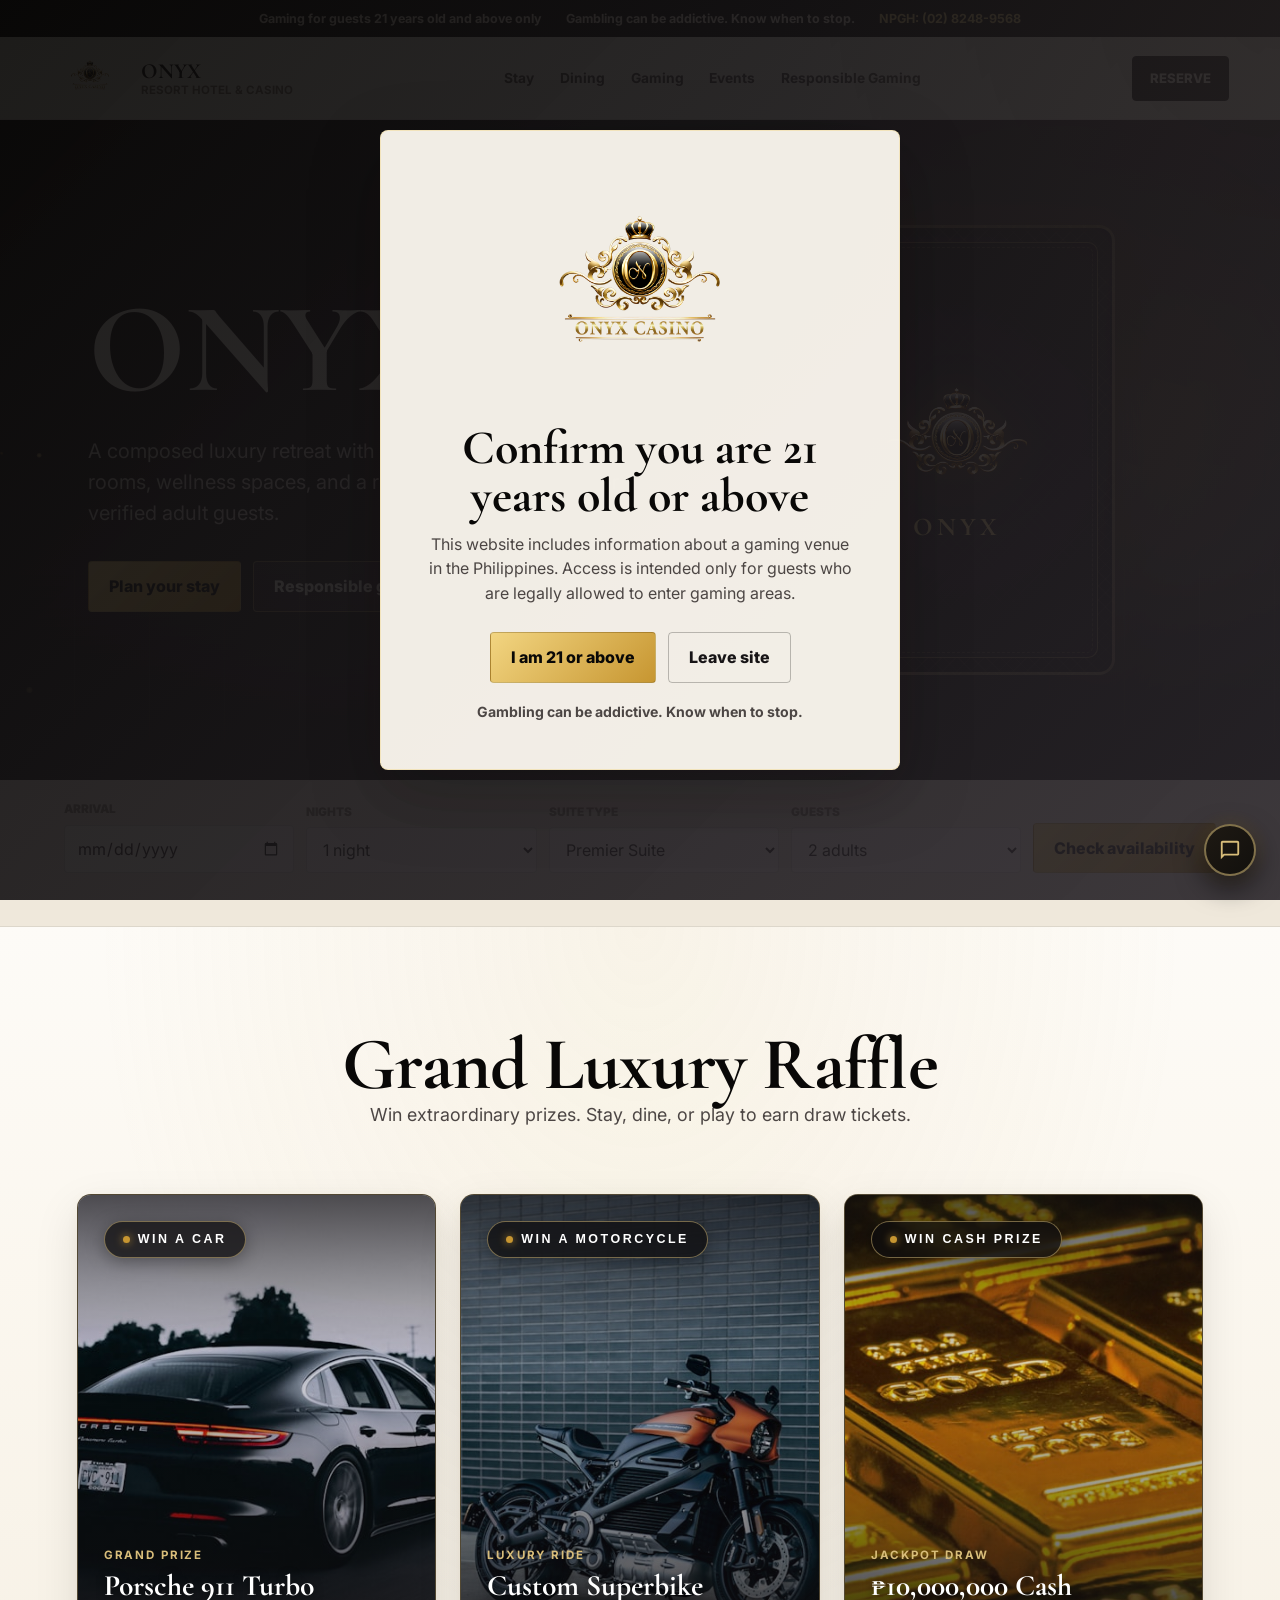
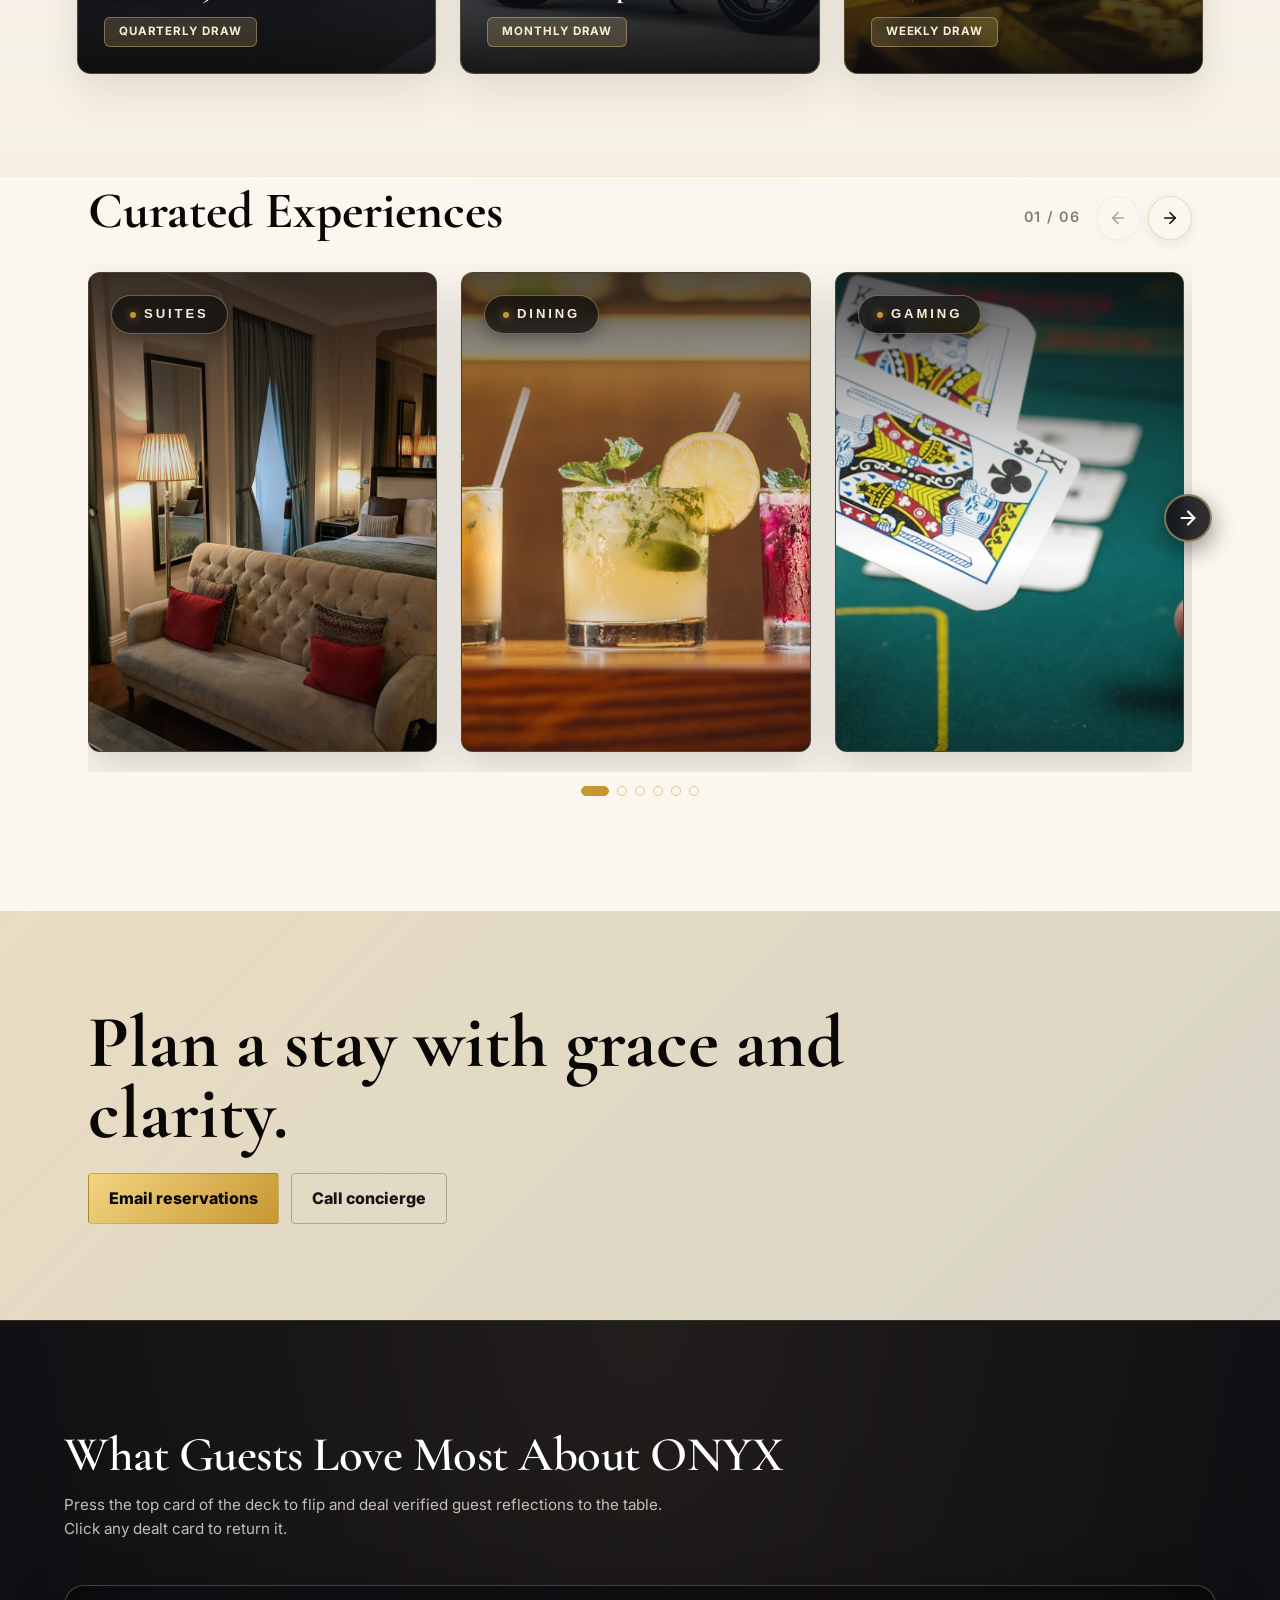
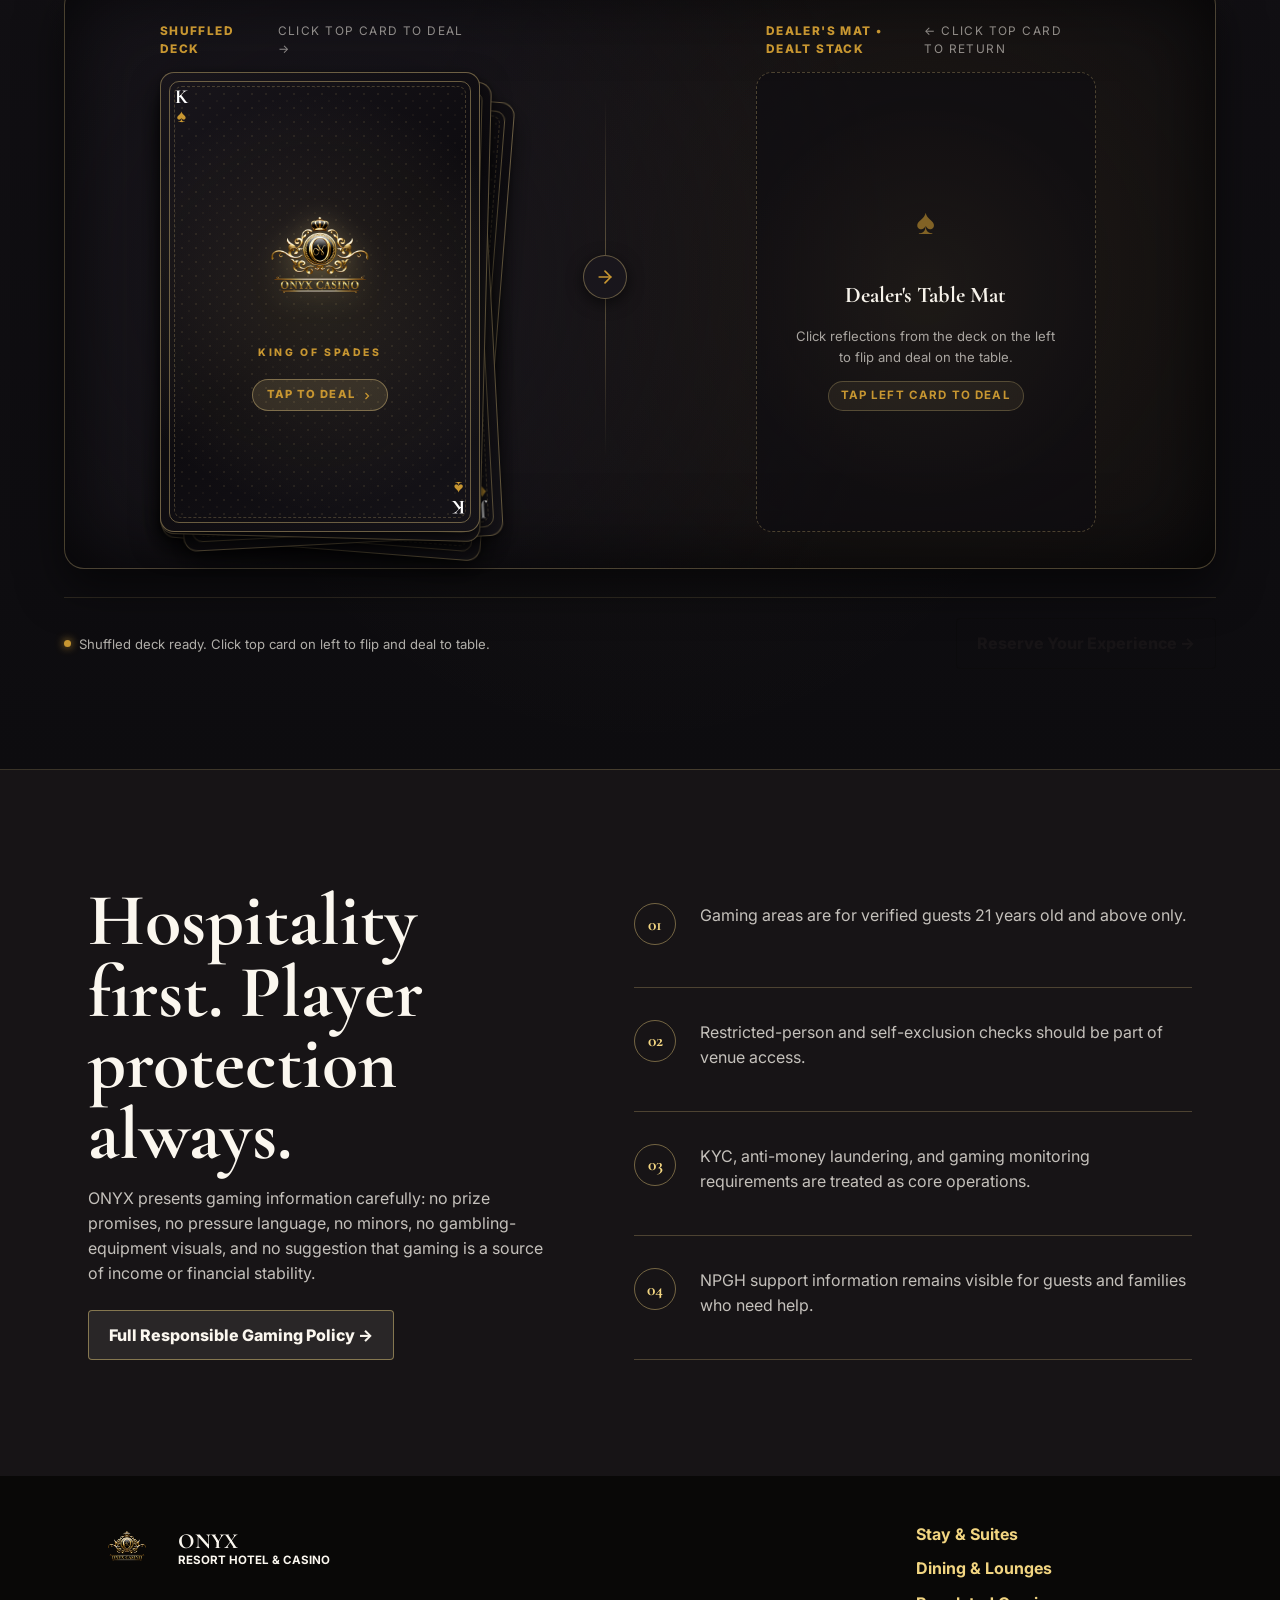
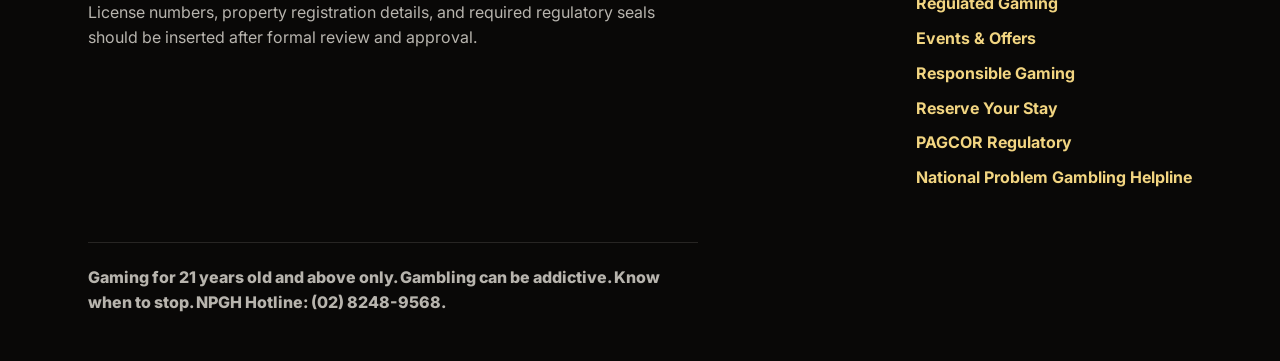
<file: index.html>
<!doctype html>
<html lang="en">
  <head>
    <meta charset="UTF-8" />
    <meta name="viewport" content="width=device-width, initial-scale=1.0" />
    <meta
      name="description"
      content="ONYX Resort Hotel & Casino, an elegant resort experience with responsible gaming information for guests 21 and above."
    />
    <title>ONYX Resort Hotel & Casino</title>
    <link rel="preconnect" href="https://fonts.googleapis.com" />
    <link rel="preconnect" href="https://fonts.gstatic.com" crossorigin />
    <link
      href="https://fonts.googleapis.com/css2?family=Cormorant+Garamond:wght@500;600;700&family=Inter:wght@400;500;600;700&display=swap"
      rel="stylesheet"
    />
    <link rel="stylesheet" href="styles.css" />
  </head>
  <body>
    <div class="age-gate" id="ageGate" role="dialog" aria-modal="true" aria-labelledby="ageTitle">
      <div class="age-gate__panel">
        <img src="assets/onyx-logo.png" alt="ONYX logo" class="age-gate__logo" />
        <h2 id="ageTitle">Confirm you are 21 years old or above</h2>
        <p>
          This website includes information about a gaming venue in the Philippines.
          Access is intended only for guests who are legally allowed to enter gaming areas.
        </p>
        <div class="age-gate__actions">
          <button class="button button--primary" id="confirmAge" type="button">I am 21 or above</button>
          <a class="button button--secondary" href="https://www.pagcor.ph/regulatory/responsible-gaming.php">Leave site</a>
        </div>
        <p class="age-gate__note">Gambling can be addictive. Know when to stop.</p>
      </div>
    </div>

    <div class="responsible-strip" aria-label="Responsible gaming notice">
      <span>Gaming for guests 21 years old and above only</span>
      <span>Gambling can be addictive. Know when to stop.</span>
      <a href="https://www.NPGH.ph">NPGH: (02) 8248-9568</a>
    </div>

    <header class="site-header" id="top">
      <a class="brand" href="index.html" aria-label="ONYX home">
        <img src="assets/onyx-logo.png" alt="ONYX logo" />
        <span>
          <strong>ONYX</strong>
          <small>Resort Hotel & Casino</small>
        </span>
      </a>
      <button class="menu-toggle" id="menuToggle" type="button" aria-expanded="false" aria-controls="siteNav">
        Menu
      </button>
      <nav class="site-nav" id="siteNav" aria-label="Main navigation">
        <a href="stay.html">Stay</a>
        <a href="dining.html">Dining</a>
        <a href="casino.html">Gaming</a>
        <a href="events.html">Events</a>
        <a href="responsible.html">Responsible Gaming</a>
      </nav>
      <a class="header-action" href="reserve.html">Reserve</a>
    </header>

    <main>
      <section class="hero hero--cinematic" id="heroSection" aria-labelledby="heroTitle">
        <canvas class="hero__particles" id="heroParticles" aria-hidden="true"></canvas>
        <div class="hero__ambient-glow" aria-hidden="true"></div>

        <div class="hero__content">
          <h1 id="heroTitle">ONYX</h1>
          <p class="hero__subtitle">
            A composed luxury retreat with private suites, calm dining rooms, wellness spaces,
            and a regulated gaming salon for verified adult guests.
          </p>
          <div class="hero__actions">
            <a class="button button--primary" href="reserve.html">Plan your stay</a>
            <a class="button button--ghost" href="responsible.html">Responsible gaming</a>
          </div>
        </div>

        <div class="hero__stage" id="heroStage">
          <div class="hero__stage-halo" aria-hidden="true"></div>

          <div class="playing-card-container" id="cardContainer">
            <div class="playing-card" id="playingCard" role="region" aria-label="Interactive Ace of ONYX playing card">
              <!-- Card Back -->
              <div class="playing-card__face playing-card__face--back">
                <div class="card-back__border-pattern"></div>
                <div class="card-back__inner-frame">
                  <div class="card-back__lattice"></div>
                  <div class="card-back__medallion">
                    <img src="assets/onyx-emblem.png" alt="ONYX crest" class="card-back__emblem" />
                    <span class="card-back__brand">ONYX</span>
                  </div>
                </div>
              </div>

              <!-- Card Front (Flipped Face: The Ace of Spades with ONYX Logo Center) -->
              <div class="playing-card__face playing-card__face--front">
                <div class="card-corner card-corner--tl">
                  <span class="card-corner__val">A</span>
                  <span class="card-corner__suit">&spades;</span>
                </div>
                <div class="card-corner card-corner--br">
                  <span class="card-corner__val">A</span>
                  <span class="card-corner__suit">&spades;</span>
                </div>

                <div class="card-front__body">
                  <div class="card-front__inner-frame">
                    <div class="card-front__logo-wrap">
                      <img src="assets/onyx-logo.png" alt="ONYX Ace Logo" class="card-front__logo" />
                      <div class="hero__logo-sheen" aria-hidden="true"></div>
                    </div>
                  </div>
                </div>
              </div>
            </div>
          </div>
        </div>

        <!-- Scene 1: Chosen Card Flanking Offers (Left & Right Sides) -->
        <div class="hero-chosen-offers" id="heroChosenOffers" aria-label="Exclusive Direct Booking Offers">
          <!-- Left Flank Offer: Direct Booking Discount -->
          <div class="hero-chosen-offers__flank hero-chosen-offers__flank--left">
            <div class="hero-flank-card">
              <span class="hero-flank-kicker">Patron Privilege</span>
              <h3 class="hero-flank-title">Book Direct &bull; Save 20%</h3>
              <p class="hero-flank-desc">
                Enjoy guaranteed best suite rates, $150 daily resort dining credit, and complimentary late checkout when reserving direct.
              </p>
              <div class="hero-flank-perks">
                <span class="hero-flank-perk">&diams; Preferred Suite &amp; Villa Rates</span>
                <span class="hero-flank-perk">&diams; $150 Daily Dining &amp; Spa Credit</span>
              </div>
            </div>
          </div>

          <!-- Right Flank Offer: Seasonal Sanctuary Escape & CTA -->
          <div class="hero-chosen-offers__flank hero-chosen-offers__flank--right">
            <div class="hero-flank-card">
              <span class="hero-flank-kicker">Limited Season Offer</span>
              <h3 class="hero-flank-title">Imperial Sanctuary Escape</h3>
              <p class="hero-flank-desc">
                Complimentary private chauffeur airport transfer and high-limit salon privileges with every penthouse reservation.
              </p>
              <div class="hero-flank-perks">
                <span class="hero-flank-perk">&diams; Private Chauffeur Airport Transfer</span>
                <span class="hero-flank-perk">&diams; Dedicated Guild Butler Service</span>
              </div>
              <div class="hero-flank-action">
                <a href="reserve.html" class="button button--primary hero-flank-btn">
                  <span>Book Now for Discounts &rarr;</span>
                </a>
              </div>
            </div>
          </div>
        </div>

        <!-- Falling Chips Canvas (Scene 3: Chips Falling Down) -->
        <canvas class="hero__chips-canvas" id="heroChipsCanvas" aria-hidden="true"></canvas>

        <!-- Scene 2: Offers Showcase (Card slides left flipped, Words-Only Offers appear on right) -->
        <div class="hero-offers-showcase" id="heroOffersShowcase" aria-label="Exclusive Patron Offers Showcase">
          <div class="hero-offers-container">
            <div class="hero-offers-header">
              <h2 class="hero-offers-title">Exclusive Patron Offers</h2>
              <p class="hero-offers-subtitle">
                Active grand luxury seasonal drawings, automotive raffles, and bespoke patron privileges.
              </p>
            </div>
            <div class="hero-offers-grid">
              <!-- Offer 1: Porsche Supercar (Words Only) -->
              <a class="hero-offer-card hero-offer-card--text" href="events.html" aria-label="Grand Luxury Raffle - Porsche 911 Turbo">
                <div class="hero-offer-card__header">
                  <span class="hero-offer-card__badge">Grand Luxury Raffle</span>
                  <span class="hero-offer-card__term">Quarterly Draw</span>
                </div>
                <h3 class="hero-offer-card__title">Porsche 911 Turbo</h3>
                <p class="hero-offer-card__desc">Quarterly grand supercar draw. Earn entry tickets with every qualified suite reservation, fine dining seating, or gaming salon visit.</p>
                <span class="hero-offer-card__link">Explore Privilege &rarr;</span>
              </a>

              <!-- Offer 2: Ducati Superbike (Words Only) -->
              <a class="hero-offer-card hero-offer-card--text" href="events.html" aria-label="Quarterly Draw - Ducati Panigale V4">
                <div class="hero-offer-card__header">
                  <span class="hero-offer-card__badge">Quarterly Draw</span>
                  <span class="hero-offer-card__term">Active Season</span>
                </div>
                <h3 class="hero-offer-card__title">Ducati Panigale V4</h3>
                <p class="hero-offer-card__desc">High-roller superbike raffle open to all verified ONYX patrons and registered rewards club members.</p>
                <span class="hero-offer-card__link">Explore Privilege &rarr;</span>
              </a>

              <!-- Offer 3: Patron Privilege (Words Only) -->
              <a class="hero-offer-card hero-offer-card--text" href="events.html" aria-label="Patron Privileges - Suite & Dining Credits">
                <div class="hero-offer-card__header">
                  <span class="hero-offer-card__badge">Patron Privilege</span>
                  <span class="hero-offer-card__term">Member Tier</span>
                </div>
                <h3 class="hero-offer-card__title">Suite &amp; Dining Credits</h3>
                <p class="hero-offer-card__desc">Exclusive weekend room upgrade credits, private cellar tasting pairings, and complimentary hydrotherapy spa access.</p>
                <span class="hero-offer-card__link">Explore Privilege &rarr;</span>
              </a>
            </div>
            <div class="hero-offers-action">
              <a class="button button--primary" href="events.html">View All Offers &amp; Promos &rarr;</a>
            </div>
          </div>
        </div>

        <!-- Scene 3: Big RESERVE NOW Showcase with Falling Chips -->
        <div class="hero-reserve-showcase" id="heroReserveShowcase" aria-label="Reserve Now Callout">
          <div class="hero-reserve-content">
            <div class="hero-reserve-crest-wrap">
              <img src="assets/onyx-emblem.png" alt="ONYX Emblem" class="hero-reserve-crest" />
            </div>
            <h2 class="hero-reserve-title">RESERVE NOW</h2>
            <p class="hero-reserve-subtitle">
              Experience composed luxury, private suites, Michelin-caliber dining, and private gaming sanctuaries.
            </p>
            <div class="hero-reserve-actions">
              <a class="button button--primary hero-reserve-btn-main" href="reserve.html">Book Suite or Villa &rarr;</a>
              <a class="button button--ghost" href="stay.html">Explore Accommodations</a>
            </div>
          </div>
        </div>
      </section>

      <section class="booking-band" id="booking" aria-label="Reservation inquiry">
        <form class="booking-form" id="bookingForm">
          <label>
            <span>Arrival</span>
            <input type="date" name="arrival" required />
          </label>
          <label>
            <span>Nights</span>
            <select name="nights">
              <option>1 night</option>
              <option>2 nights</option>
              <option>3 nights</option>
              <option>4 nights</option>
              <option>5+ nights</option>
            </select>
          </label>
          <label>
            <span>Suite type</span>
            <select name="suite">
              <option>Premier Suite</option>
              <option>Garden Villa</option>
              <option>Chairman's Suite</option>
            </select>
          </label>
          <label>
            <span>Guests</span>
            <select name="guests">
              <option>2 adults</option>
              <option>1 adult</option>
              <option>3 adults</option>
              <option>4 adults</option>
            </select>
          </label>
          <button class="button button--primary" type="submit">Check availability</button>
        </form>
        <p class="booking-message" id="bookingMessage" role="status" aria-live="polite"></p>
      </section>

      <!-- Exclusive Offers & Grand Raffle Promos Section -->
      <section class="section section--marketing" id="promos" aria-labelledby="promosTitle">
        <div class="marketing-intro-wrap">
          <div class="marketing-header">
            <h2 id="promosTitle" class="marketing-title">
              Grand Luxury Raffle
            </h2>
            <p class="marketing-lead">
              Win extraordinary prizes. Stay, dine, or play to earn draw tickets.
            </p>
          </div>

          <!-- 3 Grand Raffle Prize Cards (Images & Simple Words Only) -->
          <div class="promo-prizes-grid">
            <!-- Prize 1: Win a Car -->
            <article class="promo-prize-card">
              <div class="promo-prize-card__media">
                <img src="assets/promos/car.jpg" alt="Win a Porsche 911 Supercar" class="promo-prize-card__img" loading="lazy" />
                <div class="promo-prize-card__overlay"></div>
              </div>
              <div class="promo-prize-card__top">
                <span class="promo-prize-card__badge">
                  <span class="promo-badge-dot"></span>WIN A CAR
                </span>
              </div>
              <div class="promo-prize-card__bottom">
                <span class="promo-prize-tag">Grand Prize</span>
                <h3 class="promo-prize-title">Porsche 911 Turbo</h3>
                <span class="promo-draw-pill">Quarterly Draw</span>
              </div>
            </article>

            <!-- Prize 2: Win a Motorcycle -->
            <article class="promo-prize-card">
              <div class="promo-prize-card__media">
                <img src="assets/promos/bike.jpg" alt="Win a Custom Superbike" class="promo-prize-card__img" loading="lazy" />
                <div class="promo-prize-card__overlay"></div>
              </div>
              <div class="promo-prize-card__top">
                <span class="promo-prize-card__badge">
                  <span class="promo-badge-dot"></span>WIN A MOTORCYCLE
                </span>
              </div>
              <div class="promo-prize-card__bottom">
                <span class="promo-prize-tag">Luxury Ride</span>
                <h3 class="promo-prize-title">Custom Superbike</h3>
                <span class="promo-draw-pill">Monthly Draw</span>
              </div>
            </article>

            <!-- Prize 3: Win Cash Prize -->
            <article class="promo-prize-card">
              <div class="promo-prize-card__media">
                <img src="assets/promos/cash.jpg" alt="Win Cash Jackpot" class="promo-prize-card__img" loading="lazy" />
                <div class="promo-prize-card__overlay"></div>
              </div>
              <div class="promo-prize-card__top">
                <span class="promo-prize-card__badge">
                  <span class="promo-badge-dot"></span>WIN CASH PRIZE
                </span>
              </div>
              <div class="promo-prize-card__bottom">
                <span class="promo-prize-tag">Jackpot Draw</span>
                <h3 class="promo-prize-title">&#8369;10,000,000 Cash</h3>
                <span class="promo-draw-pill">Weekly Draw</span>
              </div>
            </article>
          </div>
        </div>
      </section>

      <section class="section experience-carousel-wrapper" id="stay" aria-label="Resort highlights">
        <div class="experience-carousel-header">
          <div class="experience-carousel-header__info">
            <h3 class="experience-carousel-header__title">Curated Experiences</h3>
          </div>
          <div class="experience-carousel-controls" aria-label="Carousel navigation">
            <span class="carousel-counter" id="carouselCounter" aria-live="polite">01 / 06</span>
            <div class="carousel-nav-group">
              <button type="button" class="carousel-nav-btn carousel-nav-btn--prev" id="carouselBtnPrev" aria-label="Previous experiences" title="Previous experiences" disabled>
                <svg width="18" height="18" viewBox="0 0 24 24" fill="none" stroke="currentColor" stroke-width="2.2" stroke-linecap="round" stroke-linejoin="round">
                  <line x1="19" y1="12" x2="5" y2="12"></line>
                  <polyline points="12 19 5 12 12 5"></polyline>
                </svg>
              </button>
              <button type="button" class="carousel-nav-btn carousel-nav-btn--next" id="carouselBtnNext" aria-label="Next experiences" title="Next experiences">
                <svg width="18" height="18" viewBox="0 0 24 24" fill="none" stroke="currentColor" stroke-width="2.2" stroke-linecap="round" stroke-linejoin="round">
                  <line x1="5" y1="12" x2="19" y2="12"></line>
                  <polyline points="12 5 19 12 12 19"></polyline>
                </svg>
              </button>
            </div>
          </div>
        </div>

        <div class="experience-carousel-track-container">
          <button type="button" class="carousel-side-arrow carousel-side-arrow--left" id="carouselSideLeft" aria-label="Scroll left" title="Scroll left" disabled>
            <svg width="22" height="22" viewBox="0 0 24 24" fill="none" stroke="currentColor" stroke-width="2.4" stroke-linecap="round" stroke-linejoin="round">
              <line x1="19" y1="12" x2="5" y2="12"></line>
              <polyline points="12 19 5 12 12 5"></polyline>
            </svg>
          </button>

          <div class="experience-grid experience-grid--carousel" id="experienceCarousel" role="region" aria-label="Experiences Carousel" tabindex="0">
            <!-- 1. Suites -->
            <a class="feature-card feature-card--experience" href="stay.html" aria-label="Suites - Explore Luxury Accommodations">
              <div class="feature-card__media">
                <img src="assets/experiences/suites.jpg" alt="Suites" class="feature-card__img" loading="lazy" />
                <div class="feature-card__gradient"></div>
              </div>
              <div class="feature-card__header-top">
                <span class="feature-card__summary-word">
                  <span class="feature-card__word-dot"></span>SUITES
                </span>
              </div>
            </a>

            <!-- 2. Dining -->
            <a class="feature-card feature-card--experience" id="dining" href="dining.html" aria-label="Dining - Restaurants & Lounges">
              <div class="feature-card__media">
                <img src="assets/experiences/dining.jpg" alt="Dining" class="feature-card__img" loading="lazy" />
                <div class="feature-card__gradient"></div>
              </div>
              <div class="feature-card__header-top">
                <span class="feature-card__summary-word">
                  <span class="feature-card__word-dot"></span>DINING
                </span>
              </div>
            </a>

            <!-- 3. Gaming -->
            <a class="feature-card feature-card--experience" id="gaming" href="casino.html" aria-label="Gaming - Regulated Salon Privé">
              <div class="feature-card__media">
                <img src="assets/experiences/gaming.jpg" alt="Gaming" class="feature-card__img" loading="lazy" />
                <div class="feature-card__gradient"></div>
              </div>
              <div class="feature-card__header-top">
                <span class="feature-card__summary-word">
                  <span class="feature-card__word-dot"></span>GAMING
                </span>
              </div>
            </a>

            <!-- 4. Events -->
            <a class="feature-card feature-card--experience" href="events.html" aria-label="Events - Private Galas & Celebrations">
              <div class="feature-card__media">
                <img src="assets/experiences/events.jpg" alt="Events" class="feature-card__img" loading="lazy" />
                <div class="feature-card__gradient"></div>
              </div>
              <div class="feature-card__header-top">
                <span class="feature-card__summary-word">
                  <span class="feature-card__word-dot"></span>EVENTS
                </span>
              </div>
            </a>

            <!-- 5. Concierge -->
            <a class="feature-card feature-card--experience" href="reserve.html" aria-label="Concierge - VIP Private Arrival">
              <div class="feature-card__media">
                <img src="assets/experiences/concierge.jpg" alt="Concierge" class="feature-card__img" loading="lazy" />
                <div class="feature-card__gradient"></div>
              </div>
              <div class="feature-card__header-top">
                <span class="feature-card__summary-word">
                  <span class="feature-card__word-dot"></span>CONCIERGE
                </span>
              </div>
            </a>

            <!-- 6. Well-Being -->
            <a class="feature-card feature-card--experience" href="responsible.html" aria-label="Well-Being - Safeguards & Wellness">
              <div class="feature-card__media">
                <img src="assets/experiences/wellness.jpg" alt="Well-Being" class="feature-card__img" loading="lazy" />
                <div class="feature-card__gradient"></div>
              </div>
              <div class="feature-card__header-top">
                <span class="feature-card__summary-word">
                  <span class="feature-card__word-dot"></span>WELL-BEING
                </span>
              </div>
            </a>
          </div>

          <button type="button" class="carousel-side-arrow carousel-side-arrow--right" id="carouselSideRight" aria-label="Scroll right" title="Scroll right">
            <svg width="22" height="22" viewBox="0 0 24 24" fill="none" stroke="currentColor" stroke-width="2.4" stroke-linecap="round" stroke-linejoin="round">
              <line x1="5" y1="12" x2="19" y2="12"></line>
              <polyline points="12 5 19 12 12 19"></polyline>
            </svg>
          </button>
        </div>

        <div class="carousel-progress" id="carouselDots" role="tablist" aria-label="Experience slide selection"></div>
      </section>

      <!-- Inquiries Contact Band -->
      <section class="contact-band" aria-labelledby="contactTitle">
        <div>
          <h2 id="contactTitle">Plan a stay with grace and clarity.</h2>
        </div>
        <div class="contact-actions">
          <a class="button button--primary" href="mailto:reservations@onyx.example">Email reservations</a>
          <a class="button button--secondary" href="tel:+63200000000">Call concierge</a>
        </div>
      </section>

      <!-- Second to Last Section: 3D Interactive Deck - Guest Feedback & What Guests Love Most -->
      <section class="section suite-deck-section" id="acclaim" aria-labelledby="acclaimTitle">
        <div class="suite-deck__header">
          <div>
            <h2 id="acclaimTitle">What Guests Love Most About ONYX</h2>
            <p class="suite-deck__subtitle">
              Press the top card of the deck to flip and deal verified guest reflections to the table. Click any dealt card to return it.
            </p>
          </div>
        </div>

        <!-- 3D Interactive Dealing Table -->
        <div class="suite-deck-stage" id="suiteDeckStage">
          <!-- Left Zone: The Deck Pile -->
          <div class="suite-deck__zone suite-deck__zone--pile">
            <div class="suite-deck__zone-label">
              <span class="suite-deck__zone-tag">SHUFFLED DECK</span>
              <span class="suite-deck__zone-hint">Click top card to deal &rarr;</span>
            </div>
            <div class="suite-deck__pile" id="suitePile" role="region" aria-label="Suite Card Stack">
              <!-- Card 0: King of Spades - The Residences -->
              <article class="suite-card" data-index="0" data-stack="0" tabindex="0" role="button" aria-label="Deal King of Spades - The Residences Reflection">
                <div class="suite-card__inner">
                  <div class="suite-card__face suite-card__face--back">
                    <div class="card-filigree"></div>
                    <div class="card-corner card-corner--tl">
                      <span class="card-rank">K</span>
                      <span class="card-suit">&spades;</span>
                    </div>
                    <div class="card-corner card-corner--br">
                      <span class="card-rank">K</span>
                      <span class="card-suit">&spades;</span>
                    </div>
                    <div class="card-back-center">
                      <div class="card-back-logo-wrap">
                        <img src="assets/onyx-logo.png" alt="ONYX Logo" class="card-back-logo-img" />
                      </div>
                      <div class="card-back-sub">KING OF SPADES</div>
                      <div class="card-back-deal-cta">
                        <span>TAP TO DEAL</span>
                        <svg width="12" height="12" viewBox="0 0 24 24" fill="none" stroke="currentColor" stroke-width="2.5"><polyline points="9 18 15 12 9 6"></polyline></svg>
                      </div>
                    </div>
                  </div>
                  <div class="suite-card__face suite-card__face--front">
                    <div class="card-filigree"></div>
                    <div class="card-corner card-corner--tl">
                      <span class="card-rank">K</span>
                      <span class="card-suit">&spades;</span>
                    </div>
                    <div class="card-corner card-corner--br">
                      <span class="card-rank">K</span>
                      <span class="card-suit">&spades;</span>
                    </div>
                    <div class="card-front-content">
                      <div class="card-front-header">
                        <span class="card-badge">VERIFIED SUITE PATRONS</span>
                        <h3 class="card-title">The Residences</h3>
                        <p class="card-subtitle">Evelyn &amp; Julian Vance &bull; London</p>
                      </div>
                      <p class="card-desc">
                        &ldquo;The Chairman&rsquo;s Residence is the epitome of quiet luxury. The private terrace at dusk, the butler service that anticipated our arrival, and the acoustic stillness made this our favorite sanctuary.&rdquo;
                      </p>
                      <ul class="card-specs">
                        <li><strong>Rating:</strong> &#9733;&#9733;&#9733;&#9733;&#9733; 5.0 / 5.0</li>
                        <li><strong>Stayed:</strong> Chairman's Penthouse</li>
                        <li><strong>Highlight:</strong> STC 62 Acoustic Stillness</li>
                        <li><strong>Service:</strong> Dedicated Guild Butler</li>
                      </ul>
                      <div class="card-actions">
                        <button type="button" class="card-reserve-btn" data-suite-idx="0" aria-label="Inspect reflection for The Residences">
                          <span>Inspect Review &rarr;</span>
                        </button>
                        <button type="button" class="card-return-btn" aria-label="Return The Residences to Deck">
                          <span>&larr; Return to Stack</span>
                        </button>
                      </div>
                    </div>
                  </div>
                </div>
              </article>

              <!-- Card 1: Queen of Hearts - Dining & Lounges -->
              <article class="suite-card" data-index="1" data-stack="1" tabindex="0" role="button" aria-label="Deal Queen of Hearts - Dining &amp; Lounges Reflection">
                <div class="suite-card__inner">
                  <div class="suite-card__face suite-card__face--back">
                    <div class="card-filigree"></div>
                    <div class="card-corner card-corner--tl red">
                      <span class="card-rank">Q</span>
                      <span class="card-suit">&hearts;</span>
                    </div>
                    <div class="card-corner card-corner--br red">
                      <span class="card-rank">Q</span>
                      <span class="card-suit">&hearts;</span>
                    </div>
                    <div class="card-back-center">
                      <div class="card-back-logo-wrap">
                        <img src="assets/onyx-logo.png" alt="ONYX Logo" class="card-back-logo-img" />
                      </div>
                      <div class="card-back-sub">QUEEN OF HEARTS</div>
                      <div class="card-back-deal-cta">
                        <span>TAP TO DEAL</span>
                        <svg width="12" height="12" viewBox="0 0 24 24" fill="none" stroke="currentColor" stroke-width="2.5"><polyline points="9 18 15 12 9 6"></polyline></svg>
                      </div>
                    </div>
                  </div>
                  <div class="suite-card__face suite-card__face--front">
                    <div class="card-filigree"></div>
                    <div class="card-corner card-corner--tl red">
                      <span class="card-rank">Q</span>
                      <span class="card-suit">&hearts;</span>
                    </div>
                    <div class="card-corner card-corner--br red">
                      <span class="card-rank">Q</span>
                      <span class="card-suit">&hearts;</span>
                    </div>
                    <div class="card-front-content">
                      <div class="card-front-header">
                        <span class="card-badge">CULINARY CRITIC REVIEW</span>
                        <h3 class="card-title">Dining &amp; Lounges</h3>
                        <p class="card-subtitle">Kenjiro Takahashi &bull; Tokyo</p>
                      </div>
                      <p class="card-desc">
                        &ldquo;The omakase at Kintsugi was nothing short of perfection. Rare seasonal seafood flown in directly from Toyosu, paired with an extraordinary vintage sake selection. Attentive service was masterclass.&rdquo;
                      </p>
                      <ul class="card-specs">
                        <li><strong>Rating:</strong> &#9733;&#9733;&#9733;&#9733;&#9733; 5.0 / 5.0</li>
                        <li><strong>Venue:</strong> Kintsugi 10-Seat Counter</li>
                        <li><strong>Highlight:</strong> Miyazaki A5 Wagyu &amp; Robata</li>
                        <li><strong>Sommelier:</strong> Grand Cru Decanting</li>
                      </ul>
                      <div class="card-actions">
                        <button type="button" class="card-reserve-btn" data-suite-idx="1" aria-label="Inspect reflection for Dining &amp; Lounges">
                          <span>Inspect Review &rarr;</span>
                        </button>
                        <button type="button" class="card-return-btn" aria-label="Return Dining to Deck">
                          <span>&larr; Return to Stack</span>
                        </button>
                      </div>
                    </div>
                  </div>
                </div>
              </article>

              <!-- Card 2: Jack of Diamonds - Regulated Gaming Salon Privé -->
              <article class="suite-card" data-index="2" data-stack="2" tabindex="0" role="button" aria-label="Deal Jack of Diamonds - Regulated Gaming Reflection">
                <div class="suite-card__inner">
                  <div class="suite-card__face suite-card__face--back">
                    <div class="card-filigree"></div>
                    <div class="card-corner card-corner--tl red">
                      <span class="card-rank">J</span>
                      <span class="card-suit">&diams;</span>
                    </div>
                    <div class="card-corner card-corner--br red">
                      <span class="card-rank">J</span>
                      <span class="card-suit">&diams;</span>
                    </div>
                    <div class="card-back-center">
                      <div class="card-back-logo-wrap">
                        <img src="assets/onyx-logo.png" alt="ONYX Logo" class="card-back-logo-img" />
                      </div>
                      <div class="card-back-sub">JACK OF DIAMONDS</div>
                      <div class="card-back-deal-cta">
                        <span>TAP TO DEAL</span>
                        <svg width="12" height="12" viewBox="0 0 24 24" fill="none" stroke="currentColor" stroke-width="2.5"><polyline points="9 18 15 12 9 6"></polyline></svg>
                      </div>
                    </div>
                  </div>
                  <div class="suite-card__face suite-card__face--front">
                    <div class="card-filigree"></div>
                    <div class="card-corner card-corner--tl red">
                      <span class="card-rank">J</span>
                      <span class="card-suit">&diams;</span>
                    </div>
                    <div class="card-corner card-corner--br red">
                      <span class="card-rank">J</span>
                      <span class="card-suit">&diams;</span>
                    </div>
                    <div class="card-front-content">
                      <div class="card-front-header">
                        <span class="card-badge">SALON PRIV&Eacute; MEMBER</span>
                        <h3 class="card-title">Regulated Gaming</h3>
                        <p class="card-subtitle">Christian Beaumont &bull; Monaco</p>
                      </div>
                      <p class="card-desc">
                        &ldquo;ONYX has set the new benchmark for private gaming. The European single-zero roulette salon and high-stakes baccarat tables offer complete discretion and world-class composure under PAGCOR oversight.&rdquo;
                      </p>
                      <ul class="card-specs">
                        <li><strong>Rating:</strong> &#9733;&#9733;&#9733;&#9733;&#9733; 5.0 / 5.0</li>
                        <li><strong>Venue:</strong> Regulated Salon Priv&eacute;</li>
                        <li><strong>Highlight:</strong> European Single-Zero Roulette</li>
                        <li><strong>Standard:</strong> Strict Discretion &amp; Age 21+</li>
                      </ul>
                      <div class="card-actions">
                        <button type="button" class="card-reserve-btn" data-suite-idx="2" aria-label="Inspect reflection for Salon Privé">
                          <span>Inspect Review &rarr;</span>
                        </button>
                        <button type="button" class="card-return-btn" aria-label="Return Salon Privé to Deck">
                          <span>&larr; Return to Stack</span>
                        </button>
                      </div>
                    </div>
                  </div>
                </div>
              </article>

              <!-- Card 3: Ace of Clubs - Concierge Services -->
              <article class="suite-card" data-index="3" data-stack="3" tabindex="0" role="button" aria-label="Deal Ace of Clubs - Concierge Services Reflection">
                <div class="suite-card__inner">
                  <div class="suite-card__face suite-card__face--back">
                    <div class="card-filigree"></div>
                    <div class="card-corner card-corner--tl">
                      <span class="card-rank">A</span>
                      <span class="card-suit">&clubs;</span>
                    </div>
                    <div class="card-corner card-corner--br">
                      <span class="card-rank">A</span>
                      <span class="card-suit">&clubs;</span>
                    </div>
                    <div class="card-back-center">
                      <div class="card-back-logo-wrap">
                        <img src="assets/onyx-logo.png" alt="ONYX Logo" class="card-back-logo-img" />
                      </div>
                      <div class="card-back-sub">ACE OF CLUBS</div>
                      <div class="card-back-deal-cta">
                        <span>TAP TO DEAL</span>
                        <svg width="12" height="12" viewBox="0 0 24 24" fill="none" stroke="currentColor" stroke-width="2.5"><polyline points="9 18 15 12 9 6"></polyline></svg>
                      </div>
                    </div>
                  </div>
                  <div class="suite-card__face suite-card__face--front">
                    <div class="card-filigree"></div>
                    <div class="card-corner card-corner--tl">
                      <span class="card-rank">A</span>
                      <span class="card-suit">&clubs;</span>
                    </div>
                    <div class="card-corner card-corner--br">
                      <span class="card-rank">A</span>
                      <span class="card-suit">&clubs;</span>
                    </div>
                    <div class="card-front-content">
                      <div class="card-front-header">
                        <span class="card-badge">EXECUTIVE PATRON</span>
                        <h3 class="card-title">Concierge Services</h3>
                        <p class="card-subtitle">Dr. Alessandra Rossi &bull; Milan</p>
                      </div>
                      <p class="card-desc">
                        &ldquo;From arranging our private tarmac chauffeur transfer to orchestrating a bespoke private dinner on our terrace with 2 hours notice, the ONYX Concierge liaisons operate with unmatched elegance.&rdquo;
                      </p>
                      <ul class="card-specs">
                        <li><strong>Rating:</strong> &#9733;&#9733;&#9733;&#9733;&#9733; 5.0 / 5.0</li>
                        <li><strong>Service:</strong> Private Arrival Liaison</li>
                        <li><strong>Highlight:</strong> Maybach Tarmac Chauffeur</li>
                        <li><strong>Standard:</strong> 24/7 Dedicated Guild Butler</li>
                      </ul>
                      <div class="card-actions">
                        <button type="button" class="card-reserve-btn" data-suite-idx="3" aria-label="Inspect reflection for Concierge Services">
                          <span>Inspect Review &rarr;</span>
                        </button>
                        <button type="button" class="card-return-btn" aria-label="Return Concierge Services to Deck">
                          <span>&larr; Return to Stack</span>
                        </button>
                      </div>
                    </div>
                  </div>
                </div>
              </article>
            </div>
          </div>

          <!-- Middle Dealer Flow Indicator -->
          <div class="suite-deck__divider" aria-hidden="true">
            <div class="suite-deck__deal-line"></div>
            <div class="suite-deck__deal-badge">
              <svg width="20" height="20" viewBox="0 0 24 24" fill="none" stroke="currentColor" stroke-width="2" stroke-linecap="round" stroke-linejoin="round">
                <line x1="5" y1="12" x2="19" y2="12"></line>
                <polyline points="12 5 19 12 12 19"></polyline>
              </svg>
            </div>
          </div>

          <!-- Right Zone: Dealt Mat -->
          <div class="suite-deck__zone suite-deck__zone--mat">
            <div class="suite-deck__zone-label">
              <span class="suite-deck__zone-tag">DEALER'S MAT &bull; DEALT STACK</span>
              <span class="suite-deck__zone-hint">&larr; Click top card to return</span>
            </div>
            <div class="suite-deck__dealt-mat" id="suiteDealtMat" role="region" aria-label="Dealt Card Area">
              <div class="suite-deck__mat-placeholder">
                <div class="suite-deck__mat-crest">&spades;</div>
                <h4>Dealer's Table Mat</h4>
                <p>Click reflections from the deck on the left to flip and deal on the table.</p>
                <span class="suite-deck__mat-btn-hint">Tap left card to deal</span>
              </div>
            </div>
          </div>
        </div>

        <div class="suite-deck__footer">
          <div class="suite-deck__live-status" id="suiteDeckStatus" aria-live="polite">
            Ready to deal. Select guest reflections from the deck to stack on the table.
          </div>
          <a class="button button--secondary" href="reserve.html">
            Reserve Your Experience &rarr;
          </a>
        </div>
      </section>

      <!-- Suite / Reflection Zoom Front View Showcase Modal -->
      <div class="suite-zoom-modal" id="suiteZoomModal" role="dialog" aria-modal="true" aria-hidden="true" aria-labelledby="zoomSuiteTitle">
        <div class="suite-zoom-modal__backdrop" id="suiteZoomBackdrop"></div>
        <div class="suite-zoom-modal__dialog">
          <button type="button" class="suite-zoom-modal__close" id="suiteZoomClose" aria-label="Close reflection showcase" title="Close (Esc)">
            <svg width="20" height="20" viewBox="0 0 24 24" fill="none" stroke="currentColor" stroke-width="2.5" stroke-linecap="round" stroke-linejoin="round">
              <line x1="18" y1="6" x2="6" y2="18"></line>
              <line x1="6" y1="6" x2="18" y2="18"></line>
            </svg>
          </button>

          <div class="suite-zoom-card">
            <!-- Header -->
            <div class="suite-zoom-header">
              <div class="suite-zoom-badge">
                <span class="suite-zoom-suit" id="zoomSuiteSuit">&spades;</span>
                <span class="suite-zoom-tier" id="zoomSuiteTier">KING &bull; THE RESIDENCES</span>
              </div>
              <h2 class="suite-zoom-title" id="zoomSuiteTitle">The Residences</h2>
              <p class="suite-zoom-subtitle" id="zoomSuiteSubtitle">Evelyn &amp; Julian Vance &bull; London</p>
            </div>

            <!-- Main Body Grid -->
            <div class="suite-zoom-body">
              <!-- Left: Media Viewport & Gallery -->
              <div class="suite-zoom-media">
                <div class="suite-zoom-viewport">
                  <img src="assets/suites/chairman-1.jpg" alt="The Residences Experience" class="suite-zoom-img" id="zoomMainImg" />
                  <video class="suite-zoom-video" id="zoomMainVideo" controls loop playsinline preload="metadata" style="display: none;">
                    <source src="assets/suites/suite-preview.mp4" type="video/mp4" />
                    Your browser does not support HTML5 video.
                  </video>
                  <div class="suite-zoom-media-badge" id="zoomMediaCaption">Chairman Penthouse Living Terrace</div>
                </div>

                <!-- Thumbnails Tabs -->
                <div class="suite-zoom-thumbs" id="zoomThumbs"></div>
              </div>

              <!-- Right: Detailed Specifications & Reservation Band -->
              <div class="suite-zoom-details">
                <div class="suite-zoom-desc" id="zoomSuiteDesc">
                  &ldquo;The Chairman&rsquo;s Residence is the epitome of quiet luxury. The private terrace at dusk, the butler service that anticipated our arrival, and the acoustic stillness made this our favorite sanctuary.&rdquo;
                </div>

                <div class="suite-zoom-specs">
                  <div class="zoom-spec-item">
                    <span class="zoom-spec-label">Overall Rating</span>
                    <strong class="zoom-spec-val" id="zoomSpecArea">&#9733;&#9733;&#9733;&#9733;&#9733; 5.0 / 5.0</strong>
                  </div>
                  <div class="zoom-spec-item">
                    <span class="zoom-spec-label">Experience Area</span>
                    <strong class="zoom-spec-val" id="zoomSpecBed">Chairman's Penthouse</strong>
                  </div>
                  <div class="zoom-spec-item">
                    <span class="zoom-spec-label">Key Highlight</span>
                    <strong class="zoom-spec-val" id="zoomSpecBath">STC 62 Acoustic Stillness</strong>
                  </div>
                  <div class="zoom-spec-item">
                    <span class="zoom-spec-label">Service Standard</span>
                    <strong class="zoom-spec-val" id="zoomSpecService">Dedicated Guild Butler</strong>
                  </div>
                </div>

                <div class="suite-zoom-inclusions">
                  <span class="zoom-tag">&#10003; 100% Verified Guest Review</span>
                  <span class="zoom-tag">&#10003; 5-Star Hospitality Standard</span>
                  <span class="zoom-tag">&#10003; 99.4% Privacy &amp; Discretion Score</span>
                  <span class="zoom-tag">&#10003; Executive Patron Acclaim</span>
                </div>

                <div class="suite-zoom-rate-band">
                  <div>
                    <span class="zoom-rate-label">Verified Guest Acclaim</span>
                    <div class="zoom-rate-amount" id="zoomSuiteRate">&#9733;&#9733;&#9733;&#9733;&#9733; 5.0 Score</div>
                  </div>
                  <a href="stay.html" class="button button--primary suite-zoom-reserve-btn" id="zoomReserveLink">
                    Explore Experience &rarr;
                  </a>
                </div>
              </div>
            </div>
          </div>
        </div>
      </div>

      <!-- Last Section: Responsible Gaming Section -->
      <section class="compliance-band" id="responsible" aria-labelledby="responsibleTitle">
        <div>
          <h2 id="responsibleTitle">Hospitality first. Player protection always.</h2>
          <p>
            ONYX presents gaming information carefully: no prize promises, no pressure
            language, no minors, no gambling-equipment visuals, and no suggestion that gaming
            is a source of income or financial stability.
          </p>
          <div style="margin-top: 24px;">
            <a class="button button--ghost" href="responsible.html">Full Responsible Gaming Policy &rarr;</a>
          </div>
        </div>
        <div class="compliance-list" role="list" aria-label="Responsible gaming safeguards">
          <div role="listitem">
            <span>01</span>
            <p>Gaming areas are for verified guests 21 years old and above only.</p>
          </div>
          <div role="listitem">
            <span>02</span>
            <p>Restricted-person and self-exclusion checks should be part of venue access.</p>
          </div>
          <div role="listitem">
            <span>03</span>
            <p>KYC, anti-money laundering, and gaming monitoring requirements are treated as core operations.</p>
          </div>
          <div role="listitem">
            <span>04</span>
            <p>NPGH support information remains visible for guests and families who need help.</p>
          </div>
        </div>
      </section>
    </main>

    <footer class="site-footer">
      <div>
        <a class="brand brand--footer" href="index.html">
          <img src="assets/onyx-logo.png" alt="ONYX logo" />
          <span>
            <strong>ONYX</strong>
            <small>Resort Hotel & Casino</small>
          </span>
        </a>
        <p>
          License numbers, property registration details, and required regulatory seals should
          be inserted after formal review and approval.
        </p>
      </div>
      <div class="footer-links">
        <a href="stay.html">Stay &amp; Suites</a>
        <a href="dining.html">Dining &amp; Lounges</a>
        <a href="casino.html">Regulated Gaming</a>
        <a href="events.html">Events &amp; Offers</a>
        <a href="responsible.html">Responsible Gaming</a>
        <a href="reserve.html">Reserve Your Stay</a>
        <a href="https://www.pagcor.ph/regulatory/">PAGCOR Regulatory</a>
        <a href="https://www.NPGH.ph">National Problem Gambling Helpline</a>
      </div>
      <p class="footer-notice">
        Gaming for 21 years old and above only. Gambling can be addictive. Know when to stop.
        NPGH Hotline: (02) 8248-9568.
      </p>
    </footer>

    <script src="script.js"></script>
  </body>
</html>
</file>
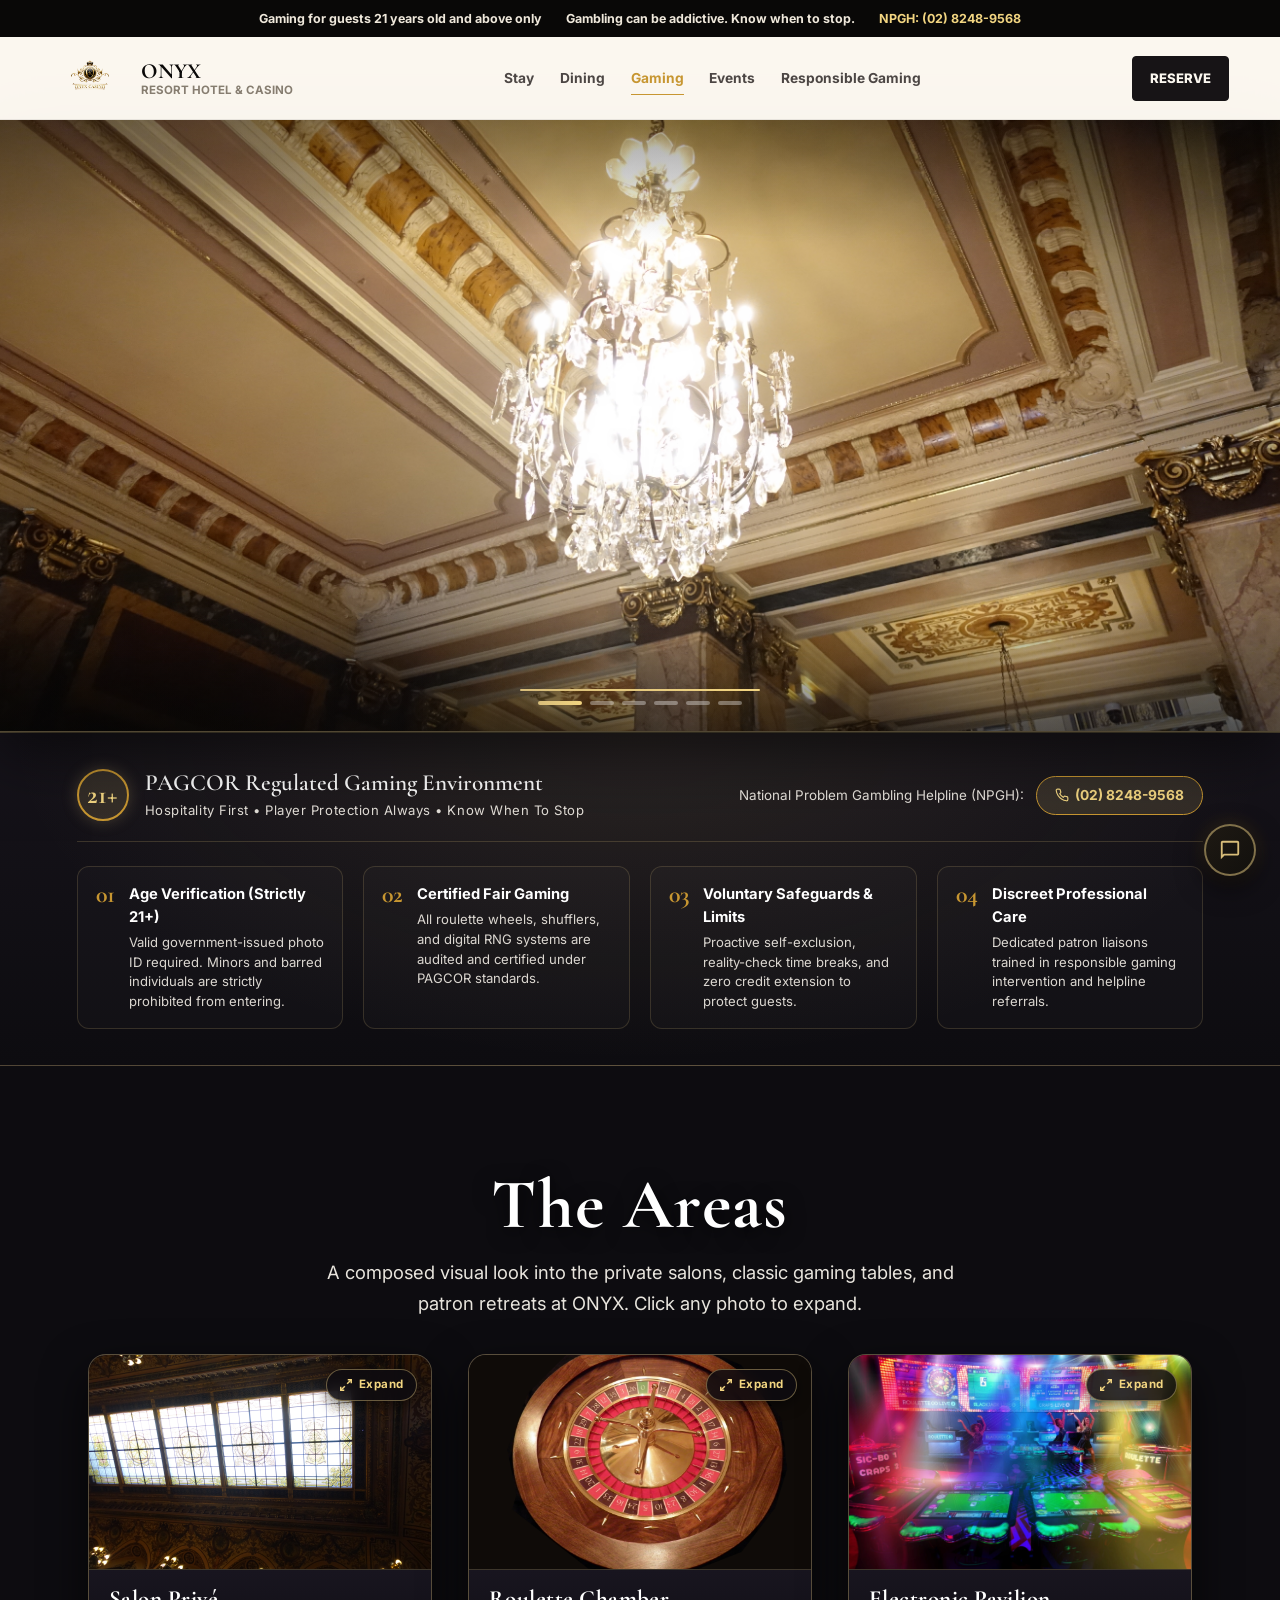
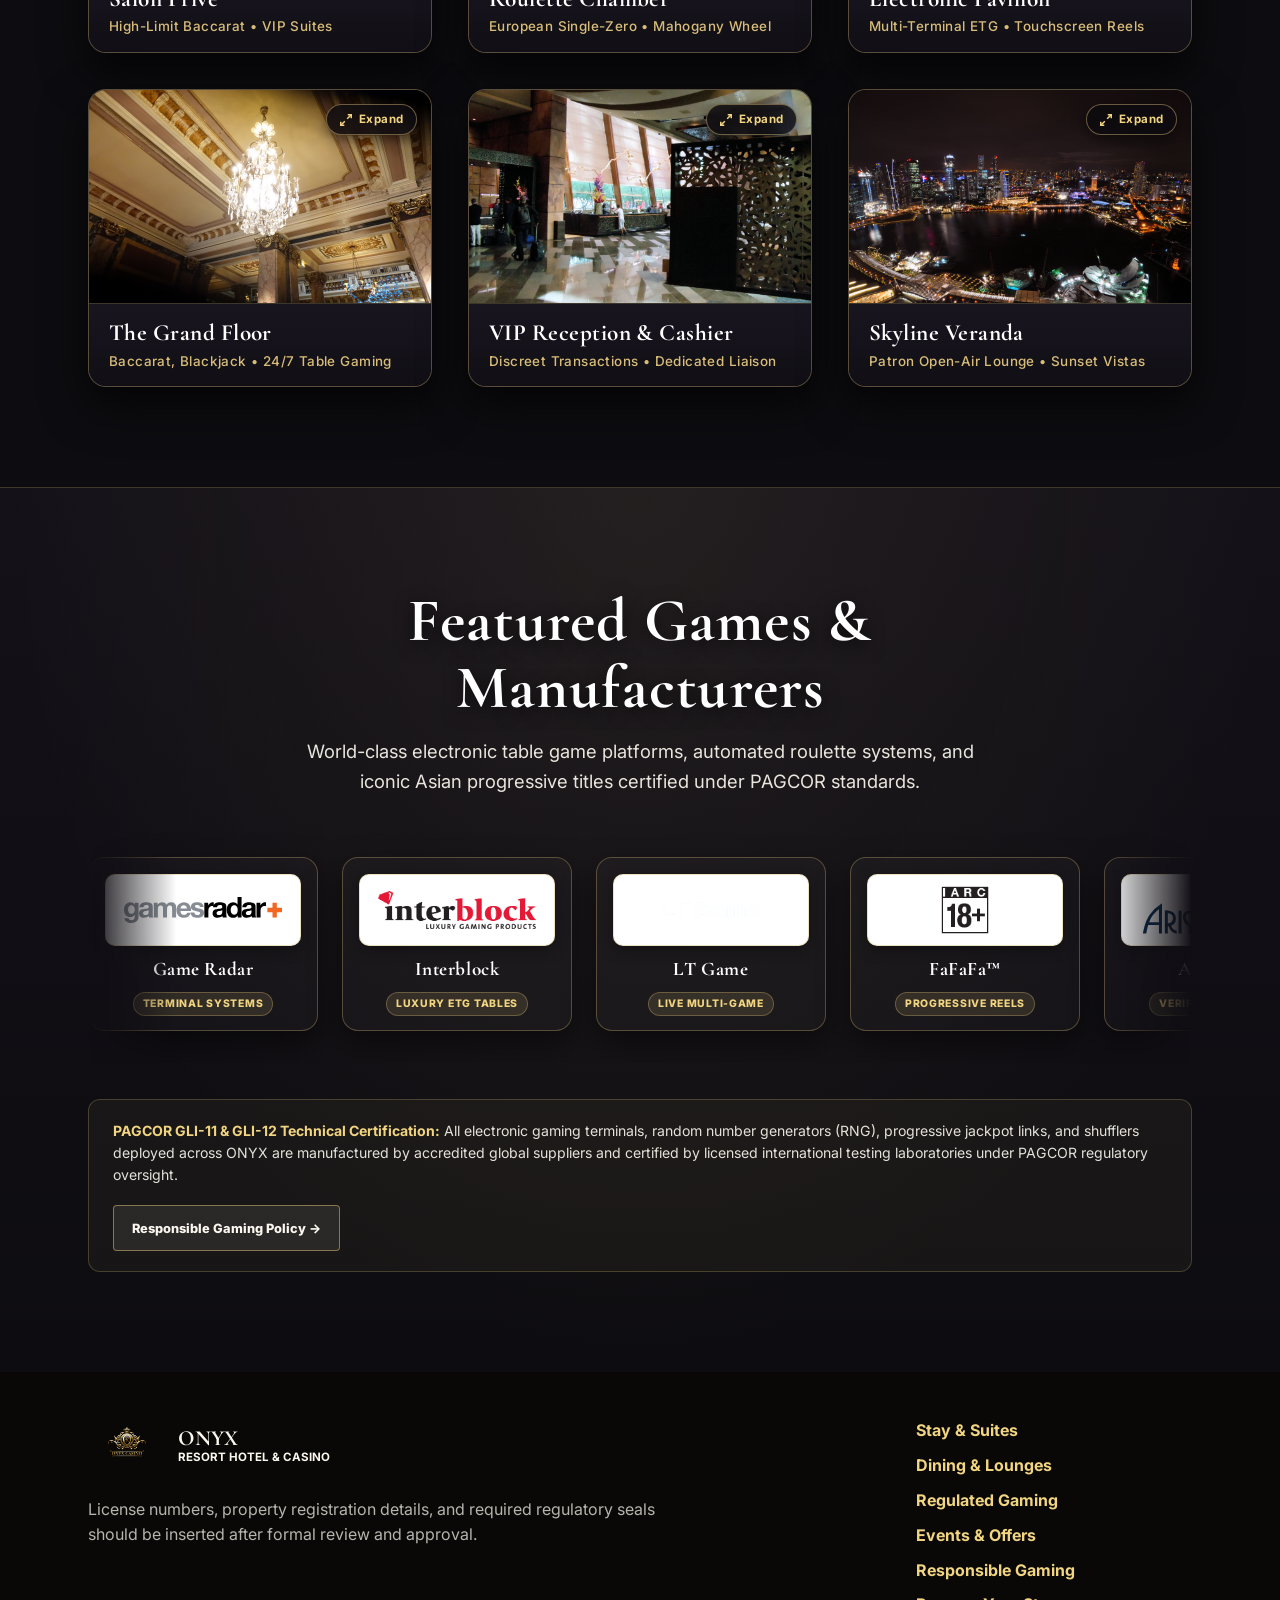
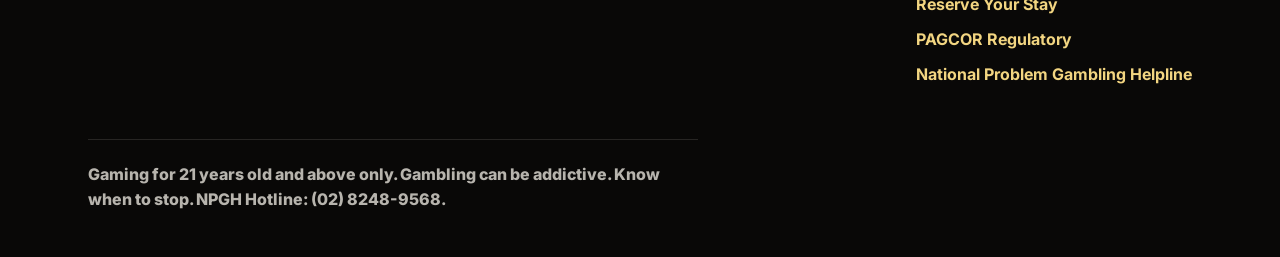
<file: casino.html>
<!doctype html>
<html lang="en">
  <head>
    <meta charset="UTF-8" />
    <meta name="viewport" content="width=device-width, initial-scale=1.0" />
    <meta
      name="description"
      content="The regulated gaming salon at ONYX. Sophisticated table games, electronic salons, and Salon Privé for verified guests 21 and above."
    />
    <title>Regulated Gaming Salon | ONYX Resort Hotel & Casino</title>
    <link rel="preconnect" href="https://fonts.googleapis.com" />
    <link rel="preconnect" href="https://fonts.gstatic.com" crossorigin />
    <link
      href="https://fonts.googleapis.com/css2?family=Cormorant+Garamond:wght@500;600;700&family=Inter:wght@400;500;600;700&display=swap"
      rel="stylesheet"
    />
    <link rel="stylesheet" href="styles.css" />
  </head>
  <body>
    <div class="responsible-strip" aria-label="Responsible gaming notice">
      <span>Gaming for guests 21 years old and above only</span>
      <span>Gambling can be addictive. Know when to stop.</span>
      <a href="https://www.NPGH.ph">NPGH: (02) 8248-9568</a>
    </div>

    <header class="site-header" id="top">
      <a class="brand" href="index.html" aria-label="ONYX home">
        <img src="assets/onyx-logo.png" alt="ONYX logo" />
        <span>
          <strong>ONYX</strong>
          <small>Resort Hotel & Casino</small>
        </span>
      </a>
      <button class="menu-toggle" id="menuToggle" type="button" aria-expanded="false" aria-controls="siteNav">
        Menu
      </button>
      <nav class="site-nav" id="siteNav" aria-label="Main navigation">
        <a href="stay.html">Stay</a>
        <a href="dining.html">Dining</a>
        <a class="is-active" href="casino.html">Gaming</a>
        <a href="events.html">Events</a>
        <a href="responsible.html">Responsible Gaming</a>
      </nav>
      <a class="header-action" href="reserve.html">Reserve</a>
    </header>

    <main>
      <!-- SECTION 1: Top Hero Slideshow & PAGCOR Regulations -->
      <section class="gaming-hero-slideshow stay-ad-slideshow" id="gamingAdSlideshow" aria-label="ONYX Regulated Gaming Showcase">
        <div class="ad-slideshow__viewport">
          <!-- Slide 1: The Grand Gaming Floor -->
          <div class="ad-slide is-active" data-index="0" data-type="photo">
            <img class="ad-slide__media ad-slide__img" src="assets/gaming/grand-floor.jpg" alt="The Grand Gaming Floor at ONYX" />
            <div class="ad-slide__glow"></div>
          </div>

          <!-- Slide 2: Salon Privé -->
          <div class="ad-slide" data-index="1" data-type="photo">
            <img class="ad-slide__media ad-slide__img" src="assets/gaming/salon-prive.jpg" alt="Salon Privé Baccarat Salon" />
            <div class="ad-slide__glow"></div>
          </div>

          <!-- Slide 3: European Single-Zero Roulette Chamber -->
          <div class="ad-slide" data-index="2" data-type="photo">
            <img class="ad-slide__media ad-slide__img" src="assets/gaming/roulette-chamber.jpg" alt="European Single-Zero Roulette Chamber" />
            <div class="ad-slide__glow"></div>
          </div>

          <!-- Slide 4: Electronic Gaming Pavilion -->
          <div class="ad-slide" data-index="3" data-type="photo">
            <img class="ad-slide__media ad-slide__img" src="assets/gaming/etg-pavilion.jpg" alt="Electronic Gaming &amp; Table Terminals" />
            <div class="ad-slide__glow"></div>
          </div>

          <!-- Slide 5: Private VIP Cashier & Reception -->
          <div class="ad-slide" data-index="4" data-type="photo">
            <img class="ad-slide__media ad-slide__img" src="assets/gaming/vip-cashier.jpg" alt="Private VIP Cashier &amp; Reception" />
            <div class="ad-slide__glow"></div>
          </div>

          <!-- Slide 6: Patrons Skyline Veranda -->
          <div class="ad-slide" data-index="5" data-type="photo">
            <img class="ad-slide__media ad-slide__img" src="assets/gaming/cigar-veranda.jpg" alt="Patrons Skyline Veranda &amp; Lounge" />
            <div class="ad-slide__glow"></div>
          </div>
        </div>

        <!-- Slideshow Progress & Navigation -->
        <div class="ad-slideshow__nav" aria-label="Slideshow progress">
          <div class="ad-progress-bar">
            <div class="ad-progress-fill" id="gamingProgressFill"></div>
          </div>
          <div class="ad-slide-indicators" id="gamingIndicators">
            <button type="button" class="ad-indicator is-active" data-slide="0" aria-label="Slide 1: Grand Gaming Floor"></button>
            <button type="button" class="ad-indicator" data-slide="1" aria-label="Slide 2: Salon Privé"></button>
            <button type="button" class="ad-indicator" data-slide="2" aria-label="Slide 3: Roulette Chamber"></button>
            <button type="button" class="ad-indicator" data-slide="3" aria-label="Slide 4: Electronic Gaming"></button>
            <button type="button" class="ad-indicator" data-slide="4" aria-label="Slide 5: VIP Reception"></button>
            <button type="button" class="ad-indicator" data-slide="5" aria-label="Slide 6: Skyline Veranda"></button>
          </div>
        </div>

        <button type="button" class="ad-nav-paddle ad-nav-paddle--prev" id="gamingPaddlePrev" aria-label="Previous slide">
          <svg width="22" height="22" viewBox="0 0 24 24" fill="none" stroke="currentColor" stroke-width="2.5" stroke-linecap="round" stroke-linejoin="round">
            <polyline points="15 18 9 12 15 6"></polyline>
          </svg>
        </button>
        <button type="button" class="ad-nav-paddle ad-nav-paddle--next" id="gamingPaddleNext" aria-label="Next slide">
          <svg width="22" height="22" viewBox="0 0 24 24" fill="none" stroke="currentColor" stroke-width="2.5" stroke-linecap="round" stroke-linejoin="round">
            <polyline points="9 18 15 12 9 6"></polyline>
          </svg>
        </button>
      </section>

      <!-- PAGCOR Regulatory Compliance & Player Safeguards Band (Zero penalties / 100% Compliant) -->
      <section class="gaming-regulation-bar" aria-labelledby="gamingRegHeading">
        <div class="gaming-regulation-inner">
          <div class="gaming-reg-header">
            <div class="gaming-reg-badge">
              <span class="reg-21-badge">21+</span>
              <div>
                <strong id="gamingRegHeading">PAGCOR Regulated Gaming Environment</strong>
                <small>Hospitality First &bull; Player Protection Always &bull; Know When To Stop</small>
              </div>
            </div>
            <div class="gaming-reg-hotline">
              <span>National Problem Gambling Helpline (NPGH):</span>
              <a href="tel:+63282489568" class="hotline-btn">
                <svg width="14" height="14" viewBox="0 0 24 24" fill="none" stroke="currentColor" stroke-width="2" stroke-linecap="round" stroke-linejoin="round" aria-hidden="true"><path d="M22 16.92v3a2 2 0 0 1-2.18 2 19.79 19.79 0 0 1-8.63-3.07 19.5 19.5 0 0 1-6-6 19.79 19.79 0 0 1-3.07-8.67A2 2 0 0 1 4.11 2h3a2 2 0 0 1 2 1.72 12.84 12.84 0 0 0 .7 2.81 2 2 0 0 1-.45 2.11L8.09 9.91a16 16 0 0 0 6 6l1.27-1.27a2 2 0 0 1 2.11-.45 12.84 12.84 0 0 0 2.81.7A2 2 0 0 1 22 16.92z"></path></svg>
                (02) 8248-9568
              </a>
            </div>
          </div>

          <div class="gaming-safeguards-grid">
            <div class="safeguard-item">
              <span class="safeguard-num">01</span>
              <div>
                <h4>Age Verification (Strictly 21+)</h4>
                <p>Valid government-issued photo ID required. Minors and barred individuals are strictly prohibited from entering.</p>
              </div>
            </div>
            <div class="safeguard-item">
              <span class="safeguard-num">02</span>
              <div>
                <h4>Certified Fair Gaming</h4>
                <p>All roulette wheels, shufflers, and digital RNG systems are audited and certified under PAGCOR standards.</p>
              </div>
            </div>
            <div class="safeguard-item">
              <span class="safeguard-num">03</span>
              <div>
                <h4>Voluntary Safeguards &amp; Limits</h4>
                <p>Proactive self-exclusion, reality-check time breaks, and zero credit extension to protect guests.</p>
              </div>
            </div>
            <div class="safeguard-item">
              <span class="safeguard-num">04</span>
              <div>
                <h4>Discreet Professional Care</h4>
                <p>Dedicated patron liaisons trained in responsible gaming intervention and helpline referrals.</p>
              </div>
            </div>
          </div>
        </div>
      </section>

      <!-- SECTION 2: Photos of the Areas -->
      <section class="section gaming-areas-section" id="areas" aria-labelledby="gamingAreasHeading">
        <div class="section__header">
          <h2 id="gamingAreasHeading">The Areas</h2>
          <p class="gaming-areas-intro">
            A composed visual look into the private salons, classic gaming tables, and patron retreats at ONYX. Click any photo to expand.
          </p>
        </div>

        <div class="gaming-areas-grid">
          <!-- Area 1: Salon Privé -->
          <article class="gaming-area-card" tabindex="0" role="button" aria-label="View Salon Privé high-resolution photo" data-full-src="assets/gaming/salon-prive.jpg" data-title="Salon Privé" data-sub="High-Limit Baccarat &bull; VIP Suites">
            <div class="gaming-area-card__media">
              <img class="gaming-area-card__img" src="assets/gaming/salon-prive.jpg" alt="Salon Privé Private High-Limit Baccarat" loading="lazy" />
              <span class="gaming-area-card__zoom-badge">
                <svg width="14" height="14" viewBox="0 0 24 24" fill="none" stroke="currentColor" stroke-width="2.5"><polyline points="15 3 21 3 21 9"></polyline><polyline points="9 21 3 21 3 15"></polyline><line x1="21" y1="3" x2="14" y2="10"></line><line x1="3" y1="21" x2="10" y2="14"></line></svg>
                Expand
              </span>
            </div>
            <div class="gaming-area-card__info">
              <h3 class="gaming-area-card__title">Salon Privé</h3>
              <p class="gaming-area-card__sub">High-Limit Baccarat &bull; VIP Suites</p>
            </div>
          </article>

          <!-- Area 2: European Roulette Chamber -->
          <article class="gaming-area-card" tabindex="0" role="button" aria-label="View European Roulette Chamber high-resolution photo" data-full-src="assets/gaming/roulette-chamber.jpg" data-title="Roulette Chamber" data-sub="European Single-Zero &bull; Mahogany Wheel">
            <div class="gaming-area-card__media">
              <img class="gaming-area-card__img" src="assets/gaming/roulette-chamber.jpg" alt="European Single-Zero Roulette Chamber" loading="lazy" />
              <span class="gaming-area-card__zoom-badge">
                <svg width="14" height="14" viewBox="0 0 24 24" fill="none" stroke="currentColor" stroke-width="2.5"><polyline points="15 3 21 3 21 9"></polyline><polyline points="9 21 3 21 3 15"></polyline><line x1="21" y1="3" x2="14" y2="10"></line><line x1="3" y1="21" x2="10" y2="14"></line></svg>
                Expand
              </span>
            </div>
            <div class="gaming-area-card__info">
              <h3 class="gaming-area-card__title">Roulette Chamber</h3>
              <p class="gaming-area-card__sub">European Single-Zero &bull; Mahogany Wheel</p>
            </div>
          </article>

          <!-- Area 3: Electronic Gaming Pavilion -->
          <article class="gaming-area-card" tabindex="0" role="button" aria-label="View Electronic Gaming Pavilion high-resolution photo" data-full-src="assets/gaming/etg-pavilion.jpg" data-title="Electronic Pavilion" data-sub="Multi-Terminal ETG &bull; Touchscreen Reels">
            <div class="gaming-area-card__media">
              <img class="gaming-area-card__img" src="assets/gaming/etg-pavilion.jpg" alt="Electronic Gaming Pavilion and ETG Terminals" loading="lazy" />
              <span class="gaming-area-card__zoom-badge">
                <svg width="14" height="14" viewBox="0 0 24 24" fill="none" stroke="currentColor" stroke-width="2.5"><polyline points="15 3 21 3 21 9"></polyline><polyline points="9 21 3 21 3 15"></polyline><line x1="21" y1="3" x2="14" y2="10"></line><line x1="3" y1="21" x2="10" y2="14"></line></svg>
                Expand
              </span>
            </div>
            <div class="gaming-area-card__info">
              <h3 class="gaming-area-card__title">Electronic Pavilion</h3>
              <p class="gaming-area-card__sub">Multi-Terminal ETG &bull; Touchscreen Reels</p>
            </div>
          </article>

          <!-- Area 4: The Grand Gaming Floor -->
          <article class="gaming-area-card" tabindex="0" role="button" aria-label="View The Grand Gaming Floor high-resolution photo" data-full-src="assets/gaming/grand-floor.jpg" data-title="The Grand Floor" data-sub="Baccarat, Blackjack &bull; 24/7 Table Gaming">
            <div class="gaming-area-card__media">
              <img class="gaming-area-card__img" src="assets/gaming/grand-floor.jpg" alt="The Grand Gaming Floor Table Games" loading="lazy" />
              <span class="gaming-area-card__zoom-badge">
                <svg width="14" height="14" viewBox="0 0 24 24" fill="none" stroke="currentColor" stroke-width="2.5"><polyline points="15 3 21 3 21 9"></polyline><polyline points="9 21 3 21 3 15"></polyline><line x1="21" y1="3" x2="14" y2="10"></line><line x1="3" y1="21" x2="10" y2="14"></line></svg>
                Expand
              </span>
            </div>
            <div class="gaming-area-card__info">
              <h3 class="gaming-area-card__title">The Grand Floor</h3>
              <p class="gaming-area-card__sub">Baccarat, Blackjack &bull; 24/7 Table Gaming</p>
            </div>
          </article>

          <!-- Area 5: Private VIP Cashier & Services -->
          <article class="gaming-area-card" tabindex="0" role="button" aria-label="View VIP Cashier and Reception Lounge high-resolution photo" data-full-src="assets/gaming/vip-cashier.jpg" data-title="VIP Reception &amp; Cashier" data-sub="Discreet Transactions &bull; Dedicated Liaison">
            <div class="gaming-area-card__media">
              <img class="gaming-area-card__img" src="assets/gaming/vip-cashier.jpg" alt="Discreet VIP Cashier and Reception Lounge" loading="lazy" />
              <span class="gaming-area-card__zoom-badge">
                <svg width="14" height="14" viewBox="0 0 24 24" fill="none" stroke="currentColor" stroke-width="2.5"><polyline points="15 3 21 3 21 9"></polyline><polyline points="9 21 3 21 3 15"></polyline><line x1="21" y1="3" x2="14" y2="10"></line><line x1="3" y1="21" x2="10" y2="14"></line></svg>
                Expand
              </span>
            </div>
            <div class="gaming-area-card__info">
              <h3 class="gaming-area-card__title">VIP Reception &amp; Cashier</h3>
              <p class="gaming-area-card__sub">Discreet Transactions &bull; Dedicated Liaison</p>
            </div>
          </article>

          <!-- Area 6: Skyline Cigar & Patron Veranda -->
          <article class="gaming-area-card" tabindex="0" role="button" aria-label="View Skyline Cigar and Patron Veranda high-resolution photo" data-full-src="assets/gaming/cigar-veranda.jpg" data-title="Skyline Veranda" data-sub="Patron Open-Air Lounge &bull; Sunset Vistas">
            <div class="gaming-area-card__media">
              <img class="gaming-area-card__img" src="assets/gaming/cigar-veranda.jpg" alt="Skyline Cigar &amp; Patron Veranda Lounge" loading="lazy" />
              <span class="gaming-area-card__zoom-badge">
                <svg width="14" height="14" viewBox="0 0 24 24" fill="none" stroke="currentColor" stroke-width="2.5"><polyline points="15 3 21 3 21 9"></polyline><polyline points="9 21 3 21 3 15"></polyline><line x1="21" y1="3" x2="14" y2="10"></line><line x1="3" y1="21" x2="10" y2="14"></line></svg>
                Expand
              </span>
            </div>
            <div class="gaming-area-card__info">
              <h3 class="gaming-area-card__title">Skyline Veranda</h3>
              <p class="gaming-area-card__sub">Patron Open-Air Lounge &bull; Sunset Vistas</p>
            </div>
          </article>
        </div>
      </section>

      <!-- SECTION 3: The Games & Certified Technology Providers -->
      <section class="section gaming-brands-section" id="games" aria-labelledby="gamingBrandsHeading">
        <div class="section__header">
          <h2 id="gamingBrandsHeading">Featured Games &amp; Manufacturers</h2>
          <p class="gaming-brands-intro">
            World-class electronic table game platforms, automated roulette systems, and iconic Asian progressive titles certified under PAGCOR standards.
          </p>
        </div>

        <!-- Horizontal Moving Logo Marquee (One Line, Moving) -->
        <div class="gaming-marquee-container" aria-label="Certified Game Manufacturers and Platform Partners">
          <div class="gaming-marquee-track">
            <!-- Group 1 -->
            <div class="gaming-marquee-group">
              <!-- 1. Game Radar -->
              <div class="gaming-marquee-card">
                <div class="gaming-marquee-logo-box">
                  <img src="assets/logos/game-radar.svg" alt="Game Radar logo" class="gaming-marquee-logo-img" />
                </div>
                <h3 class="gaming-marquee-name">Game Radar</h3>
                <span class="gaming-marquee-tag">Terminal Systems</span>
              </div>

              <!-- 2. Interblock -->
              <div class="gaming-marquee-card">
                <div class="gaming-marquee-logo-box">
                  <img src="assets/logos/interblock.png" alt="Interblock Gaming logo" class="gaming-marquee-logo-img" />
                </div>
                <h3 class="gaming-marquee-name">Interblock</h3>
                <span class="gaming-marquee-tag">Luxury ETG Tables</span>
              </div>

              <!-- 3. LT Game -->
              <div class="gaming-marquee-card">
                <div class="gaming-marquee-logo-box">
                  <img src="assets/logos/lt-game.png" alt="LT Game logo" class="gaming-marquee-logo-img" />
                </div>
                <h3 class="gaming-marquee-name">LT Game</h3>
                <span class="gaming-marquee-tag">Live Multi-Game</span>
              </div>

              <!-- 4. FaFaFa -->
              <div class="gaming-marquee-card">
                <div class="gaming-marquee-logo-box">
                  <img src="assets/logos/fafafa.png" alt="FaFaFa Slots logo" class="gaming-marquee-logo-img" />
                </div>
                <h3 class="gaming-marquee-name">FaFaFa&trade;</h3>
                <span class="gaming-marquee-tag">Progressive Reels</span>
              </div>

              <!-- 5. Aristocrat Gaming -->
              <div class="gaming-marquee-card">
                <div class="gaming-marquee-logo-box">
                  <img src="assets/logos/aristocrat.svg" alt="Aristocrat Leisure logo" class="gaming-marquee-logo-img" />
                </div>
                <h3 class="gaming-marquee-name">Aristocrat</h3>
                <span class="gaming-marquee-tag">Verified Platform</span>
              </div>

              <!-- 6. Light & Wonder -->
              <div class="gaming-marquee-card">
                <div class="gaming-marquee-logo-box">
                  <img src="assets/logos/light-and-wonder.svg" alt="Light & Wonder logo" class="gaming-marquee-logo-img" />
                </div>
                <h3 class="gaming-marquee-name">Light &amp; Wonder</h3>
                <span class="gaming-marquee-tag">Global Certified</span>
              </div>

              <!-- 7. IGT -->
              <div class="gaming-marquee-card">
                <div class="gaming-marquee-logo-box">
                  <img src="assets/logos/igt.png" alt="International Game Technology IGT logo" class="gaming-marquee-logo-img" />
                </div>
                <h3 class="gaming-marquee-name">IGT</h3>
                <span class="gaming-marquee-tag">Certified Hardware</span>
              </div>

              <!-- 8. Konami Gaming -->
              <div class="gaming-marquee-card">
                <div class="gaming-marquee-logo-box">
                  <img src="assets/logos/konami.svg" alt="Konami Gaming logo" class="gaming-marquee-logo-img" />
                </div>
                <h3 class="gaming-marquee-name">Konami</h3>
                <span class="gaming-marquee-tag">Certified Systems</span>
              </div>

              <!-- 9. Novomatic -->
              <div class="gaming-marquee-card">
                <div class="gaming-marquee-logo-box">
                  <img src="assets/logos/novomatic.png" alt="Novomatic logo" class="gaming-marquee-logo-img" />
                </div>
                <h3 class="gaming-marquee-name">Novomatic</h3>
                <span class="gaming-marquee-tag">European Standard</span>
              </div>

              <!-- 10. Aruze Gaming -->
              <div class="gaming-marquee-card">
                <div class="gaming-marquee-logo-box">
                  <img src="assets/logos/aruze.png" alt="Aruze Gaming logo" class="gaming-marquee-logo-img" />
                </div>
                <h3 class="gaming-marquee-name">Aruze Gaming</h3>
                <span class="gaming-marquee-tag">GLI Certified</span>
              </div>
            </div>

            <!-- Group 2 (Identical duplicate for seamless continuous infinite marquee loop) -->
            <div class="gaming-marquee-group" aria-hidden="true">
              <!-- 1. Game Radar -->
              <div class="gaming-marquee-card">
                <div class="gaming-marquee-logo-box">
                  <img src="assets/logos/game-radar.svg" alt="Game Radar logo" class="gaming-marquee-logo-img" />
                </div>
                <h3 class="gaming-marquee-name">Game Radar</h3>
                <span class="gaming-marquee-tag">Terminal Systems</span>
              </div>

              <!-- 2. Interblock -->
              <div class="gaming-marquee-card">
                <div class="gaming-marquee-logo-box">
                  <img src="assets/logos/interblock.png" alt="Interblock Gaming logo" class="gaming-marquee-logo-img" />
                </div>
                <h3 class="gaming-marquee-name">Interblock</h3>
                <span class="gaming-marquee-tag">Luxury ETG Tables</span>
              </div>

              <!-- 3. LT Game -->
              <div class="gaming-marquee-card">
                <div class="gaming-marquee-logo-box">
                  <img src="assets/logos/lt-game.png" alt="LT Game logo" class="gaming-marquee-logo-img" />
                </div>
                <h3 class="gaming-marquee-name">LT Game</h3>
                <span class="gaming-marquee-tag">Live Multi-Game</span>
              </div>

              <!-- 4. FaFaFa -->
              <div class="gaming-marquee-card">
                <div class="gaming-marquee-logo-box">
                  <img src="assets/logos/fafafa.png" alt="FaFaFa Slots logo" class="gaming-marquee-logo-img" />
                </div>
                <h3 class="gaming-marquee-name">FaFaFa&trade;</h3>
                <span class="gaming-marquee-tag">Progressive Reels</span>
              </div>

              <!-- 5. Aristocrat Gaming -->
              <div class="gaming-marquee-card">
                <div class="gaming-marquee-logo-box">
                  <img src="assets/logos/aristocrat.svg" alt="Aristocrat Leisure logo" class="gaming-marquee-logo-img" />
                </div>
                <h3 class="gaming-marquee-name">Aristocrat</h3>
                <span class="gaming-marquee-tag">Verified Platform</span>
              </div>

              <!-- 6. Light & Wonder -->
              <div class="gaming-marquee-card">
                <div class="gaming-marquee-logo-box">
                  <img src="assets/logos/light-and-wonder.svg" alt="Light & Wonder logo" class="gaming-marquee-logo-img" />
                </div>
                <h3 class="gaming-marquee-name">Light &amp; Wonder</h3>
                <span class="gaming-marquee-tag">Global Certified</span>
              </div>

              <!-- 7. IGT -->
              <div class="gaming-marquee-card">
                <div class="gaming-marquee-logo-box">
                  <img src="assets/logos/igt.png" alt="International Game Technology IGT logo" class="gaming-marquee-logo-img" />
                </div>
                <h3 class="gaming-marquee-name">IGT</h3>
                <span class="gaming-marquee-tag">Certified Hardware</span>
              </div>

              <!-- 8. Konami Gaming -->
              <div class="gaming-marquee-card">
                <div class="gaming-marquee-logo-box">
                  <img src="assets/logos/konami.svg" alt="Konami Gaming logo" class="gaming-marquee-logo-img" />
                </div>
                <h3 class="gaming-marquee-name">Konami</h3>
                <span class="gaming-marquee-tag">Certified Systems</span>
              </div>

              <!-- 9. Novomatic -->
              <div class="gaming-marquee-card">
                <div class="gaming-marquee-logo-box">
                  <img src="assets/logos/novomatic.png" alt="Novomatic logo" class="gaming-marquee-logo-img" />
                </div>
                <h3 class="gaming-marquee-name">Novomatic</h3>
                <span class="gaming-marquee-tag">European Standard</span>
              </div>

              <!-- 10. Aruze Gaming -->
              <div class="gaming-marquee-card">
                <div class="gaming-marquee-logo-box">
                  <img src="assets/logos/aruze.png" alt="Aruze Gaming logo" class="gaming-marquee-logo-img" />
                </div>
                <h3 class="gaming-marquee-name">Aruze Gaming</h3>
                <span class="gaming-marquee-tag">GLI Certified</span>
              </div>
            </div>
          </div>
        </div>

        <!-- Certified Technical Standards Guarantee Banner -->
        <div class="gaming-standards-banner">
          <div class="gaming-standards-text">
            <p>
              <strong>PAGCOR GLI-11 &amp; GLI-12 Technical Certification:</strong> All electronic gaming terminals, random number generators (RNG), progressive jackpot links, and shufflers deployed across ONYX are manufactured by accredited global suppliers and certified by licensed international testing laboratories under PAGCOR regulatory oversight.
            </p>
          </div>
          <a class="button button--ghost" href="responsible.html" style="font-size: 0.8rem; padding: 10px 18px; white-space: nowrap;">
            Responsible Gaming Policy &rarr;
          </a>
        </div>
      </section>

      <!-- Area Photo Lightbox Modal -->
      <div class="gaming-lightbox-modal" id="gamingAreaModal" role="dialog" aria-modal="true" aria-hidden="true" aria-labelledby="gamingModalTitle">
        <div class="gaming-lightbox-modal__backdrop" id="gamingModalBackdrop"></div>
        <div class="gaming-lightbox-modal__dialog">
          <button type="button" class="gaming-lightbox-modal__close" id="gamingModalClose" aria-label="Close photo" title="Close (Esc)">
            <svg width="20" height="20" viewBox="0 0 24 24" fill="none" stroke="currentColor" stroke-width="2.5" stroke-linecap="round" stroke-linejoin="round">
              <line x1="18" y1="6" x2="6" y2="18"></line>
              <line x1="6" y1="6" x2="18" y2="18"></line>
            </svg>
          </button>
          <img id="gamingModalImg" src="assets/gaming/salon-prive.jpg" alt="Gaming Area Large View" class="gaming-lightbox-modal__img" />
          <div class="gaming-lightbox-modal__footer">
            <h3 class="gaming-lightbox-modal__title" id="gamingModalTitle">Salon Privé</h3>
            <p class="gaming-lightbox-modal__sub" id="gamingModalSub">High-Limit Baccarat &bull; VIP Suites</p>
          </div>
        </div>
      </div>
    </main>

    <footer class="site-footer">
      <div>
        <a class="brand brand--footer" href="index.html">
          <img src="assets/onyx-logo.png" alt="ONYX logo" />
          <span>
            <strong>ONYX</strong>
            <small>Resort Hotel & Casino</small>
          </span>
        </a>
        <p>
          License numbers, property registration details, and required regulatory seals should
          be inserted after formal review and approval.
        </p>
      </div>
      <div class="footer-links">
        <a href="stay.html">Stay &amp; Suites</a>
        <a href="dining.html">Dining &amp; Lounges</a>
        <a href="casino.html">Regulated Gaming</a>
        <a href="events.html">Events &amp; Offers</a>
        <a href="responsible.html">Responsible Gaming</a>
        <a href="reserve.html">Reserve Your Stay</a>
        <a href="https://www.pagcor.ph/regulatory/">PAGCOR Regulatory</a>
        <a href="https://www.NPGH.ph">National Problem Gambling Helpline</a>
      </div>
      <p class="footer-notice">
        Gaming for 21 years old and above only. Gambling can be addictive. Know when to stop.
        NPGH Hotline: (02) 8248-9568.
      </p>
    </footer>

    <script src="script.js"></script>
  </body>
</html>
</file>
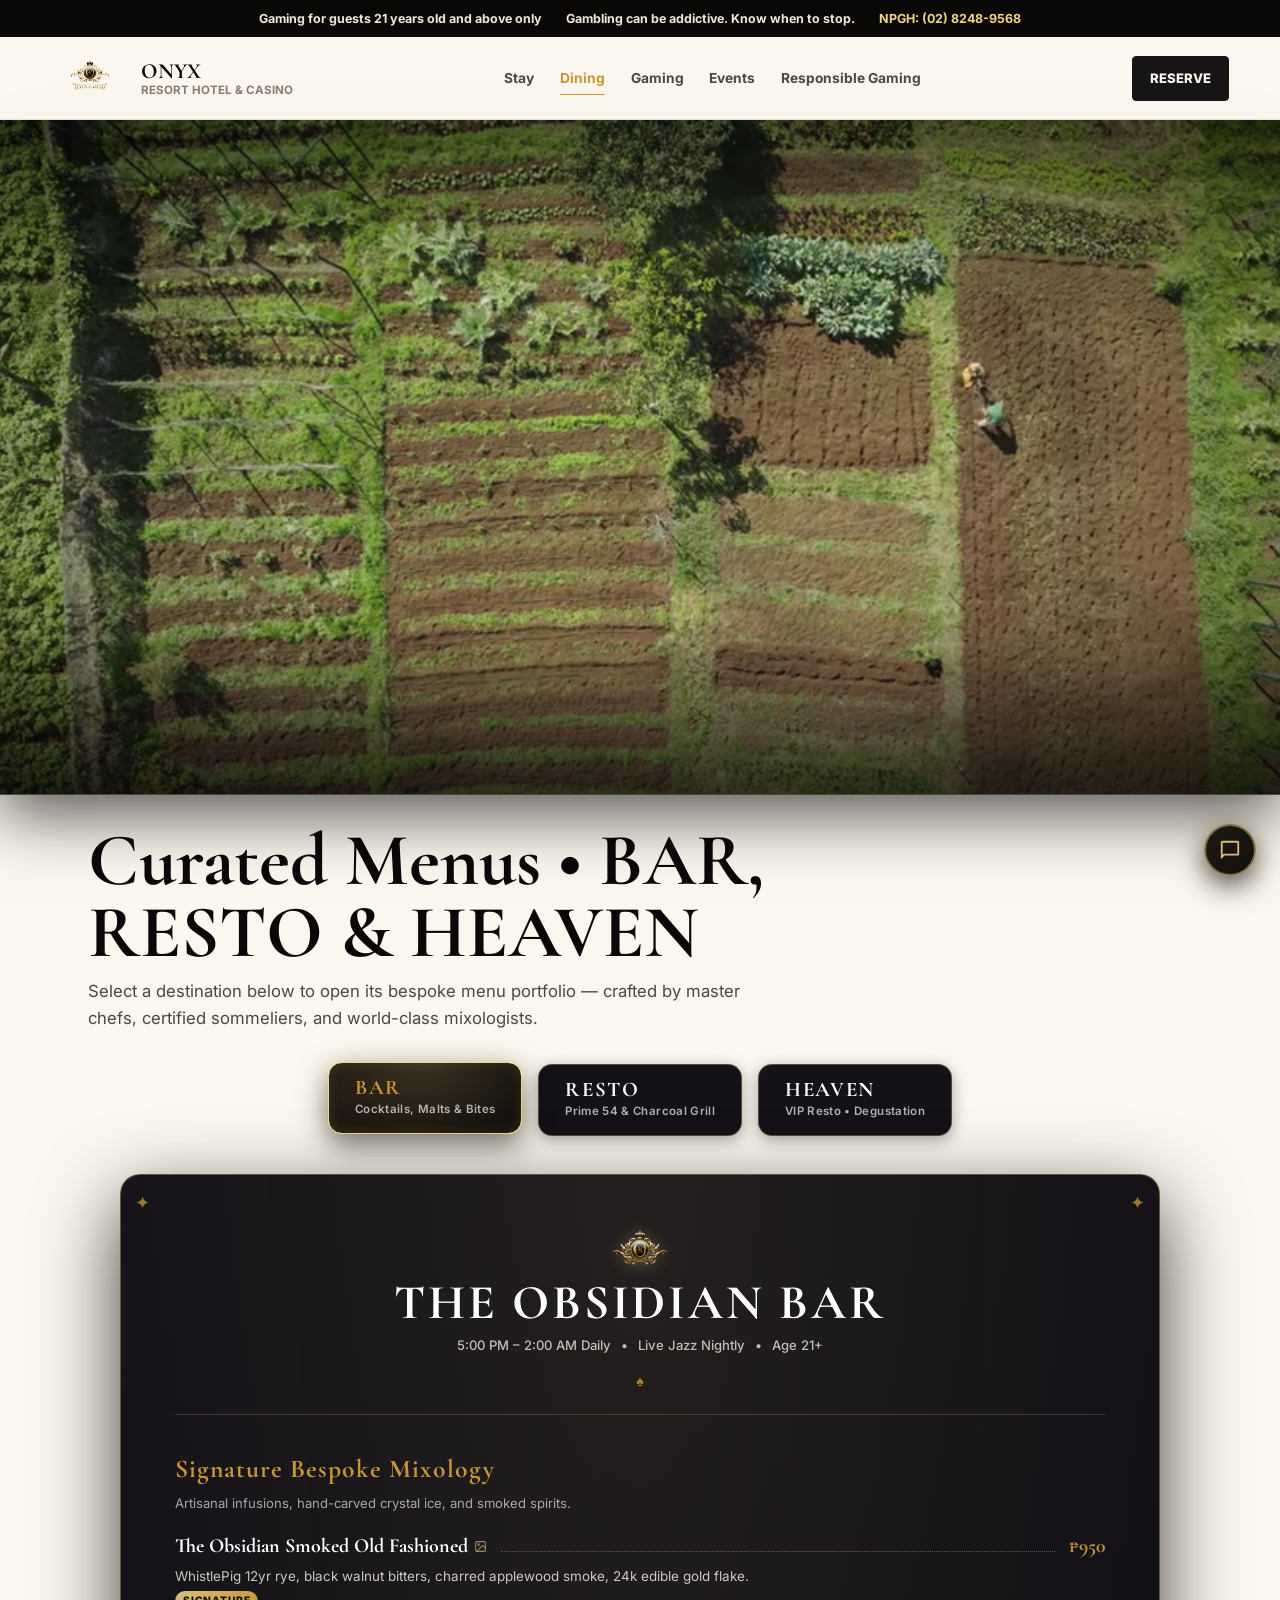
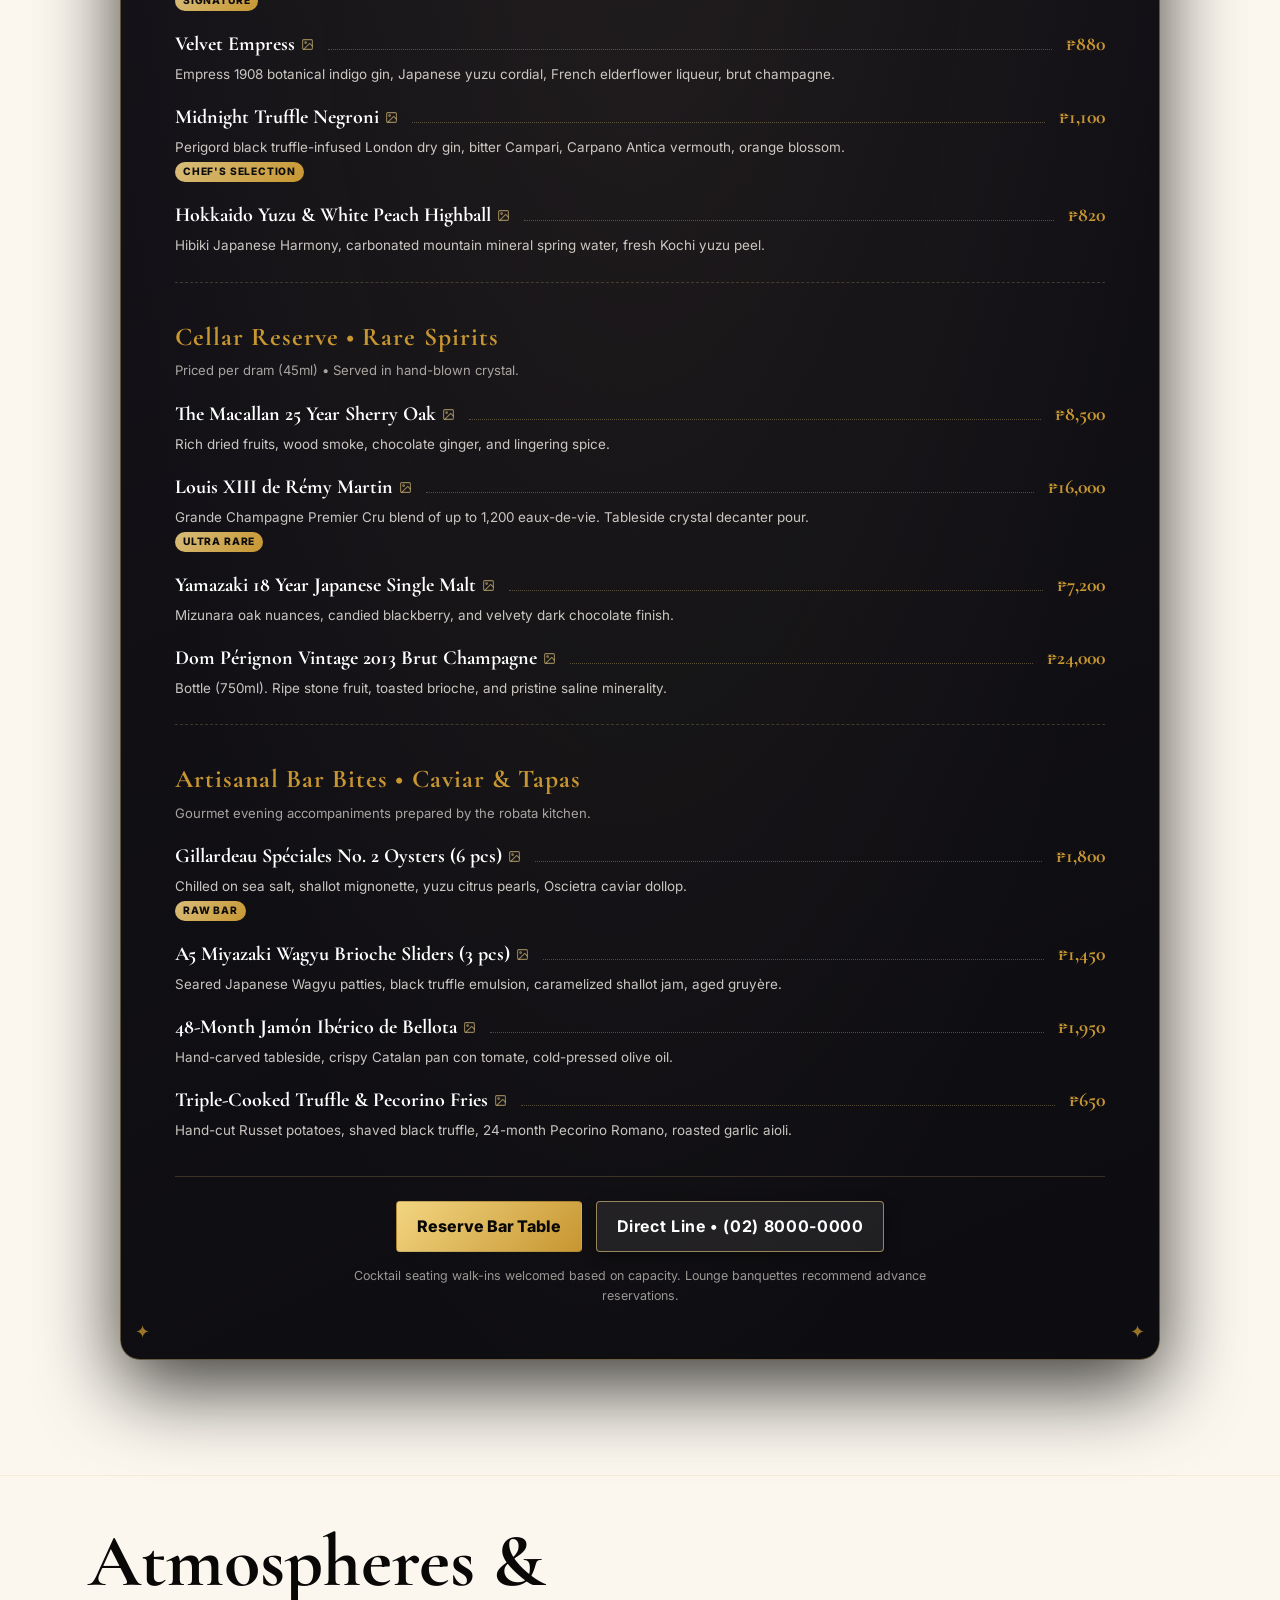
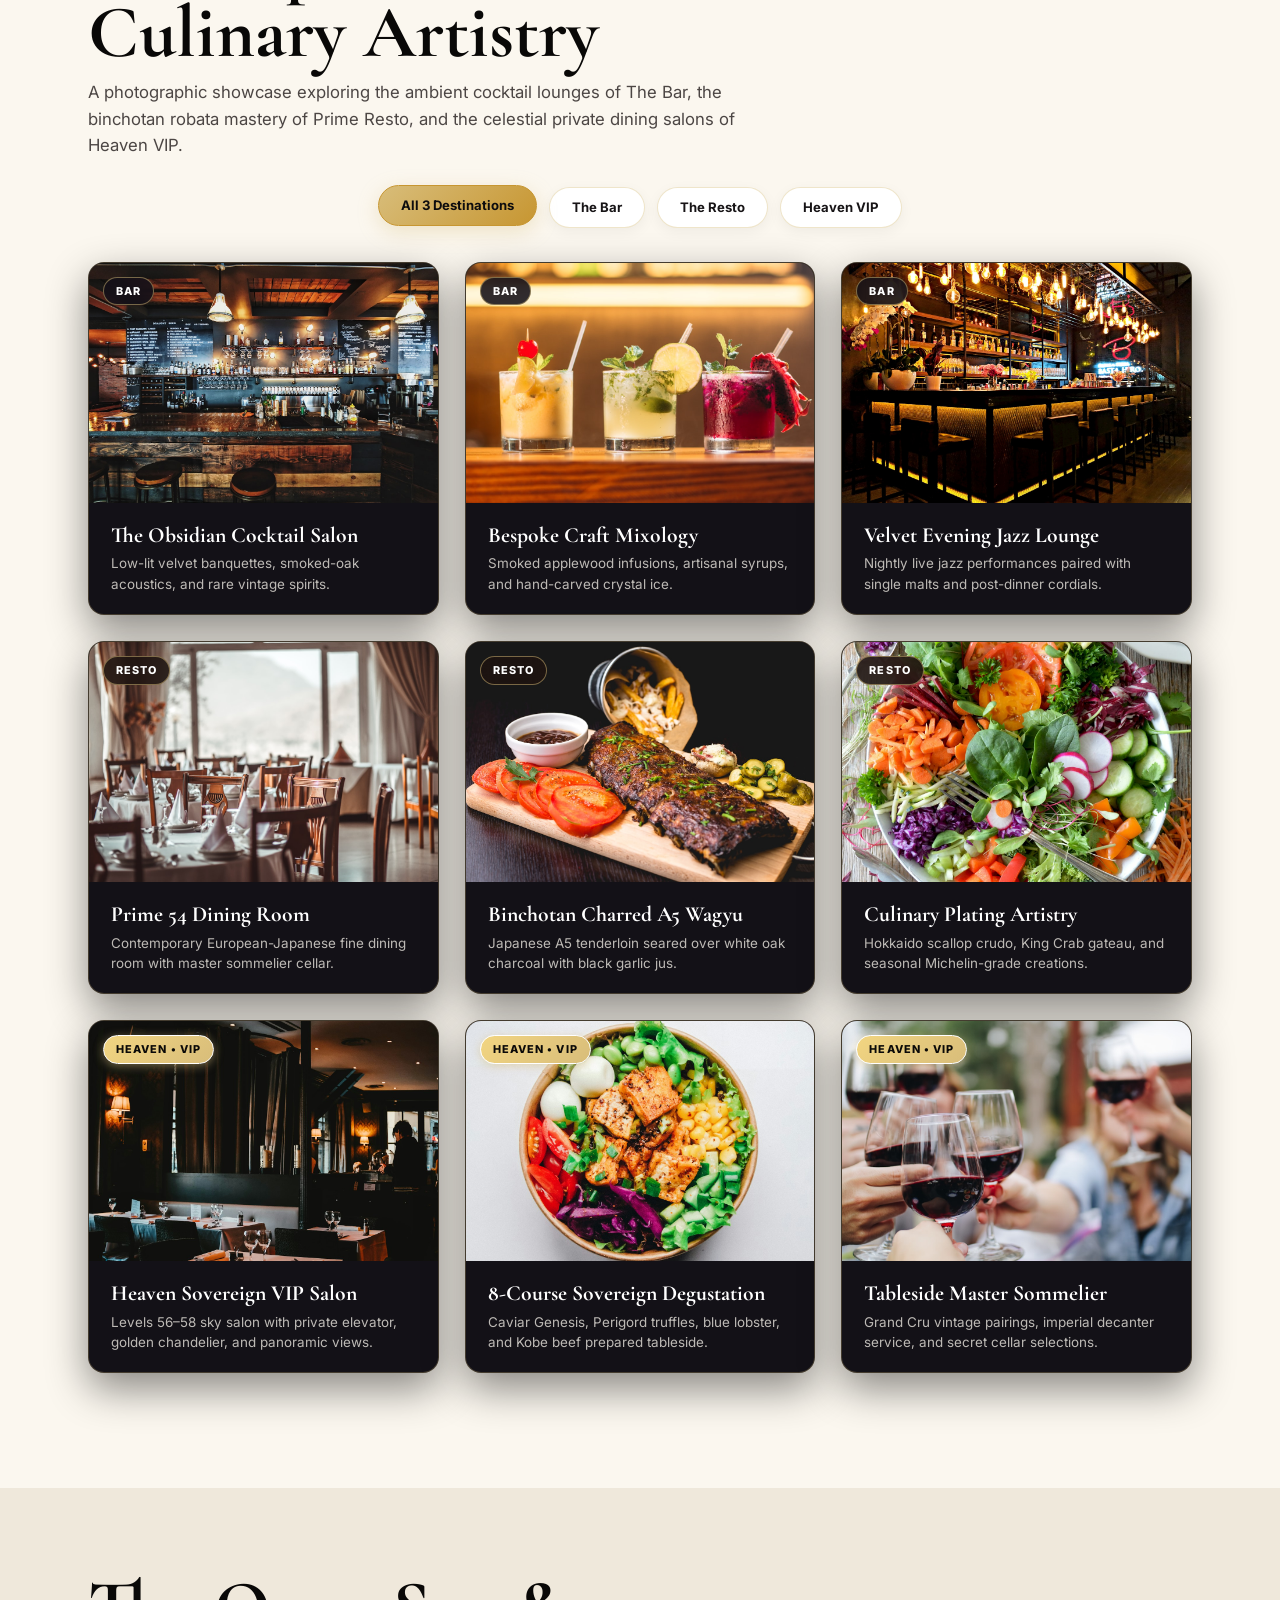
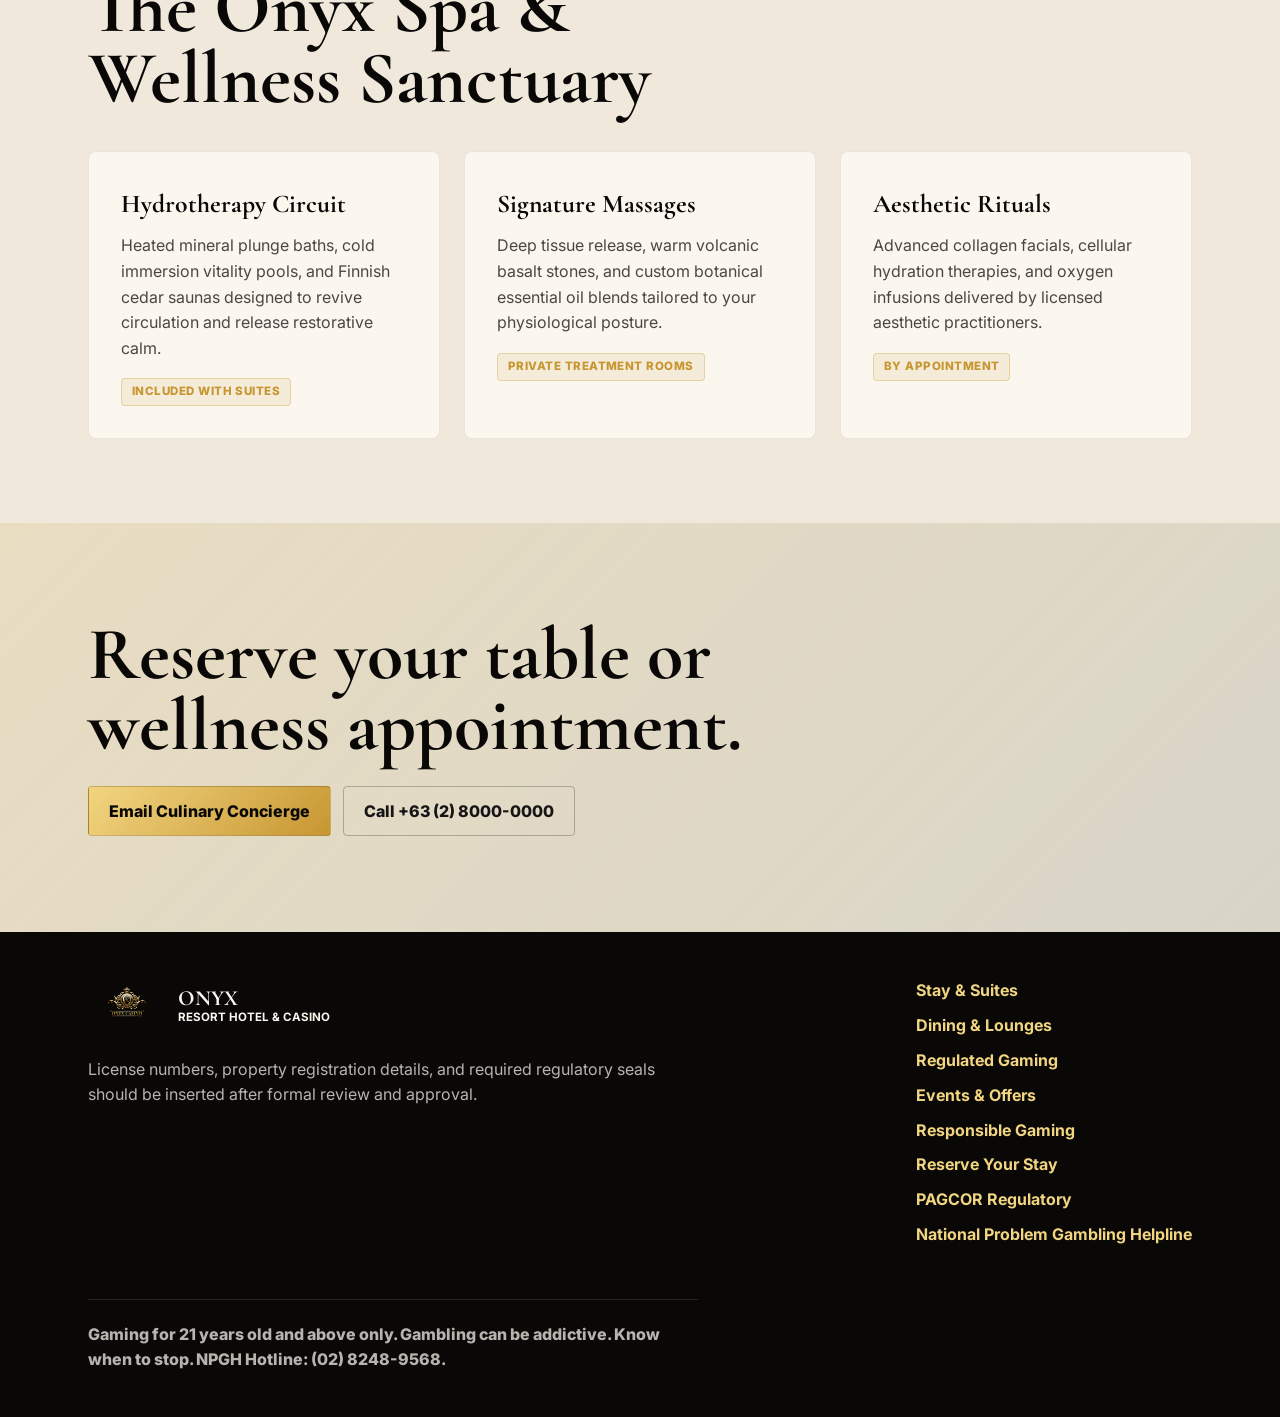
<file: dining.html>
<!doctype html>
<html lang="en">
  <head>
    <meta charset="UTF-8" />
    <meta name="viewport" content="width=device-width, initial-scale=1.0" />
    <meta
      name="description"
      content="Culinary excellence and restoration at ONYX. Explore fine dining restaurants, bespoke cocktail lounges, and private wellness spa rituals."
    />
    <title>Dining & Wellness | ONYX Resort Hotel & Casino</title>
    <link rel="preconnect" href="https://fonts.googleapis.com" />
    <link rel="preconnect" href="https://fonts.gstatic.com" crossorigin />
    <link
      href="https://fonts.googleapis.com/css2?family=Cormorant+Garamond:wght@500;600;700&family=Inter:wght@400;500;600;700&display=swap"
      rel="stylesheet"
    />
    <link rel="stylesheet" href="styles.css" />
  </head>
  <body>
    <div class="responsible-strip" aria-label="Responsible gaming notice">
      <span>Gaming for guests 21 years old and above only</span>
      <span>Gambling can be addictive. Know when to stop.</span>
      <a href="https://www.NPGH.ph">NPGH: (02) 8248-9568</a>
    </div>

    <header class="site-header" id="top">
      <a class="brand" href="index.html" aria-label="ONYX home">
        <img src="assets/onyx-logo.png" alt="ONYX logo" />
        <span>
          <strong>ONYX</strong>
          <small>Resort Hotel & Casino</small>
        </span>
      </a>
      <button class="menu-toggle" id="menuToggle" type="button" aria-expanded="false" aria-controls="siteNav">
        Menu
      </button>
      <nav class="site-nav" id="siteNav" aria-label="Main navigation">
        <a href="stay.html">Stay</a>
        <a class="is-active" href="dining.html">Dining</a>
        <a href="casino.html">Gaming</a>
        <a href="events.html">Events</a>
        <a href="responsible.html">Responsible Gaming</a>
      </nav>
      <a class="header-action" href="reserve.html">Reserve</a>
    </header>

    <main>
      <!-- ONYX Dining Cinema: Pure Looping Food Video (No Text / No Buttons) -->
      <section class="dining-hero-video" id="diningHeroVideo" aria-label="ONYX Culinary &amp; Food Video Reel">
        <div class="dining-hero-video__viewport">
          <video
            class="dining-hero-video__media"
            autoplay
            muted
            loop
            playsinline
            poster="assets/dining/resto-dish.jpg"
          >
            <source src="assets/dining/food-loop.mp4" type="video/mp4" />
            <source src="assets/dining/food-loop.webm" type="video/webm" />
          </video>
          <div class="dining-hero-video__glow"></div>
        </div>
      </section>

      <!-- TOP SECTION: Whole Luxury Menu Style Folio (BAR, RESTO, HEAVEN VIP) -->
      <section class="section dining-menu-section" id="diningMenuFolio" aria-labelledby="diningMenuHeading">
        <div class="section__header" style="margin-bottom: 32px;">
          <h2 id="diningMenuHeading">Curated Menus &bull; BAR, RESTO &amp; HEAVEN</h2>
          <p class="dining-menu-intro">
            Select a destination below to open its bespoke menu portfolio &mdash; crafted by master chefs, certified sommeliers, and world-class mixologists.
          </p>
        </div>

        <!-- Venue Navigation Switcher Tabs -->
        <div class="dining-menu-tabs" role="tablist" aria-label="Select Dining Menu">
          <button
            type="button"
            class="dining-menu-tab is-active"
            data-venue="bar"
            role="tab"
            aria-selected="true"
            aria-controls="menu-bar"
          >
            <div class="menu-tab-text">
              <strong class="menu-tab-name">BAR</strong>
              <small class="menu-tab-sub">Cocktails, Malts &amp; Bites</small>
            </div>
          </button>
          <button
            type="button"
            class="dining-menu-tab"
            data-venue="resto"
            role="tab"
            aria-selected="false"
            aria-controls="menu-resto"
          >
            <div class="menu-tab-text">
              <strong class="menu-tab-name">RESTO</strong>
              <small class="menu-tab-sub">Prime 54 &amp; Charcoal Grill</small>
            </div>
          </button>
          <button
            type="button"
            class="dining-menu-tab"
            data-venue="heaven"
            role="tab"
            aria-selected="false"
            aria-controls="menu-heaven"
          >
            <div class="menu-tab-text">
              <strong class="menu-tab-name">HEAVEN</strong>
              <small class="menu-tab-sub">VIP Resto &bull; Degustation</small>
            </div>
          </button>
        </div>

        <!-- The Menu Folio Book Presentation -->
        <div class="dining-menu-book">
          <!-- 1. BAR MENU -->
          <article class="dining-menu-card is-active" id="menu-bar" data-venue="bar" role="tabpanel">
            <div class="menu-card__border-frame">
              <div class="menu-card__corner menu-card__corner--tl">&#10022;</div>
              <div class="menu-card__corner menu-card__corner--tr">&#10022;</div>
              <div class="menu-card__corner menu-card__corner--bl">&#10022;</div>
              <div class="menu-card__corner menu-card__corner--br">&#10022;</div>

              <header class="menu-card__header">
                <div class="menu-card__emblem-wrap">
                  <img src="assets/onyx-emblem.png" alt="ONYX Emblem" class="menu-card__emblem" />
                </div>
                <h3 class="menu-card__title">THE OBSIDIAN BAR</h3>
                <p class="menu-card__meta">
                  <span>5:00 PM &ndash; 2:00 AM Daily</span>
                  <span>&bull;</span>
                  <span>Live Jazz Nightly</span>
                  <span>&bull;</span>
                  <span>Age 21+</span>
                </p>
                <div class="menu-divider-filigree"><span>&#9824;</span></div>
              </header>

              <div class="menu-card__content">
                <!-- Course / Section 1 -->
                <div class="menu-section">
                  <h4 class="menu-section__heading">Signature Bespoke Mixology</h4>
                  <p class="menu-section__desc">Artisanal infusions, hand-carved crystal ice, and smoked spirits.</p>
                  
                  <ul class="menu-items-list">
                    <li class="menu-item">
                      <div class="menu-item__header">
                        <span class="menu-item__name" role="button" tabindex="0" data-dish-img="assets/dining/dish-cocktail.jpg" title="Click to view expanded image of The Obsidian Smoked Old Fashioned">The Obsidian Smoked Old Fashioned <svg class="menu-item__photo-icon" width="13" height="13" viewBox="0 0 24 24" fill="none" stroke="currentColor" stroke-width="2" stroke-linecap="round" stroke-linejoin="round" aria-hidden="true"><rect x="3" y="3" width="18" height="18" rx="2" ry="2"/><circle cx="8.5" cy="8.5" r="1.5"/><polyline points="21 15 16 10 5 21"/></svg></span>
                        <span class="menu-item__leader"></span>
                        <span class="menu-item__price">&#8369;950</span>
                      </div>
                      <p class="menu-item__desc">WhistlePig 12yr rye, black walnut bitters, charred applewood smoke, 24k edible gold flake.</p>
                      <span class="menu-item__tag">Signature</span>
                    </li>
                    <li class="menu-item">
                      <div class="menu-item__header">
                        <span class="menu-item__name" role="button" tabindex="0" data-dish-img="assets/dining/bar-cocktail.jpg" title="Click to view expanded image of Velvet Empress">Velvet Empress <svg class="menu-item__photo-icon" width="13" height="13" viewBox="0 0 24 24" fill="none" stroke="currentColor" stroke-width="2" stroke-linecap="round" stroke-linejoin="round" aria-hidden="true"><rect x="3" y="3" width="18" height="18" rx="2" ry="2"/><circle cx="8.5" cy="8.5" r="1.5"/><polyline points="21 15 16 10 5 21"/></svg></span>
                        <span class="menu-item__leader"></span>
                        <span class="menu-item__price">&#8369;880</span>
                      </div>
                      <p class="menu-item__desc">Empress 1908 botanical indigo gin, Japanese yuzu cordial, French elderflower liqueur, brut champagne.</p>
                    </li>
                    <li class="menu-item">
                      <div class="menu-item__header">
                        <span class="menu-item__name" role="button" tabindex="0" data-dish-img="assets/dining/dish-cocktail.jpg" title="Click to view expanded image of Midnight Truffle Negroni">Midnight Truffle Negroni <svg class="menu-item__photo-icon" width="13" height="13" viewBox="0 0 24 24" fill="none" stroke="currentColor" stroke-width="2" stroke-linecap="round" stroke-linejoin="round" aria-hidden="true"><rect x="3" y="3" width="18" height="18" rx="2" ry="2"/><circle cx="8.5" cy="8.5" r="1.5"/><polyline points="21 15 16 10 5 21"/></svg></span>
                        <span class="menu-item__leader"></span>
                        <span class="menu-item__price">&#8369;1,100</span>
                      </div>
                      <p class="menu-item__desc">Perigord black truffle-infused London dry gin, bitter Campari, Carpano Antica vermouth, orange blossom.</p>
                      <span class="menu-item__tag">Chef's Selection</span>
                    </li>
                    <li class="menu-item">
                      <div class="menu-item__header">
                        <span class="menu-item__name" role="button" tabindex="0" data-dish-img="assets/dining/bar-cocktail.jpg" title="Click to view expanded image of Hokkaido Yuzu & White Peach Highball">Hokkaido Yuzu &amp; White Peach Highball <svg class="menu-item__photo-icon" width="13" height="13" viewBox="0 0 24 24" fill="none" stroke="currentColor" stroke-width="2" stroke-linecap="round" stroke-linejoin="round" aria-hidden="true"><rect x="3" y="3" width="18" height="18" rx="2" ry="2"/><circle cx="8.5" cy="8.5" r="1.5"/><polyline points="21 15 16 10 5 21"/></svg></span>
                        <span class="menu-item__leader"></span>
                        <span class="menu-item__price">&#8369;820</span>
                      </div>
                      <p class="menu-item__desc">Hibiki Japanese Harmony, carbonated mountain mineral spring water, fresh Kochi yuzu peel.</p>
                    </li>
                  </ul>
                </div>

                <!-- Course / Section 2 -->
                <div class="menu-section">
                  <h4 class="menu-section__heading">Cellar Reserve &bull; Rare Spirits</h4>
                  <p class="menu-section__desc">Priced per dram (45ml) &bull; Served in hand-blown crystal.</p>
                  
                  <ul class="menu-items-list">
                    <li class="menu-item">
                      <div class="menu-item__header">
                        <span class="menu-item__name" role="button" tabindex="0" data-dish-img="assets/dining/dish-whiskey.jpg" title="Click to view expanded image of The Macallan 25 Year Sherry Oak">The Macallan 25 Year Sherry Oak <svg class="menu-item__photo-icon" width="13" height="13" viewBox="0 0 24 24" fill="none" stroke="currentColor" stroke-width="2" stroke-linecap="round" stroke-linejoin="round" aria-hidden="true"><rect x="3" y="3" width="18" height="18" rx="2" ry="2"/><circle cx="8.5" cy="8.5" r="1.5"/><polyline points="21 15 16 10 5 21"/></svg></span>
                        <span class="menu-item__leader"></span>
                        <span class="menu-item__price">&#8369;8,500</span>
                      </div>
                      <p class="menu-item__desc">Rich dried fruits, wood smoke, chocolate ginger, and lingering spice.</p>
                    </li>
                    <li class="menu-item">
                      <div class="menu-item__header">
                        <span class="menu-item__name" role="button" tabindex="0" data-dish-img="assets/dining/dish-whiskey.jpg" title="Click to view expanded image of Louis XIII de R&eacute;my Martin">Louis XIII de R&eacute;my Martin <svg class="menu-item__photo-icon" width="13" height="13" viewBox="0 0 24 24" fill="none" stroke="currentColor" stroke-width="2" stroke-linecap="round" stroke-linejoin="round" aria-hidden="true"><rect x="3" y="3" width="18" height="18" rx="2" ry="2"/><circle cx="8.5" cy="8.5" r="1.5"/><polyline points="21 15 16 10 5 21"/></svg></span>
                        <span class="menu-item__leader"></span>
                        <span class="menu-item__price">&#8369;16,000</span>
                      </div>
                      <p class="menu-item__desc">Grande Champagne Premier Cru blend of up to 1,200 eaux-de-vie. Tableside crystal decanter pour.</p>
                      <span class="menu-item__tag">Ultra Rare</span>
                    </li>
                    <li class="menu-item">
                      <div class="menu-item__header">
                        <span class="menu-item__name" role="button" tabindex="0" data-dish-img="assets/dining/dish-whiskey.jpg" title="Click to view expanded image of Yamazaki 18 Year Japanese Single Malt">Yamazaki 18 Year Japanese Single Malt <svg class="menu-item__photo-icon" width="13" height="13" viewBox="0 0 24 24" fill="none" stroke="currentColor" stroke-width="2" stroke-linecap="round" stroke-linejoin="round" aria-hidden="true"><rect x="3" y="3" width="18" height="18" rx="2" ry="2"/><circle cx="8.5" cy="8.5" r="1.5"/><polyline points="21 15 16 10 5 21"/></svg></span>
                        <span class="menu-item__leader"></span>
                        <span class="menu-item__price">&#8369;7,200</span>
                      </div>
                      <p class="menu-item__desc">Mizunara oak nuances, candied blackberry, and velvety dark chocolate finish.</p>
                    </li>
                    <li class="menu-item">
                      <div class="menu-item__header">
                        <span class="menu-item__name" role="button" tabindex="0" data-dish-img="assets/dining/heaven-sommelier.jpg" title="Click to view expanded image of Dom P&eacute;rignon Vintage 2013 Brut Champagne">Dom P&eacute;rignon Vintage 2013 Brut Champagne <svg class="menu-item__photo-icon" width="13" height="13" viewBox="0 0 24 24" fill="none" stroke="currentColor" stroke-width="2" stroke-linecap="round" stroke-linejoin="round" aria-hidden="true"><rect x="3" y="3" width="18" height="18" rx="2" ry="2"/><circle cx="8.5" cy="8.5" r="1.5"/><polyline points="21 15 16 10 5 21"/></svg></span>
                        <span class="menu-item__leader"></span>
                        <span class="menu-item__price">&#8369;24,000</span>
                      </div>
                      <p class="menu-item__desc">Bottle (750ml). Ripe stone fruit, toasted brioche, and pristine saline minerality.</p>
                    </li>
                  </ul>
                </div>

                <!-- Course / Section 3 -->
                <div class="menu-section">
                  <h4 class="menu-section__heading">Artisanal Bar Bites &bull; Caviar &amp; Tapas</h4>
                  <p class="menu-section__desc">Gourmet evening accompaniments prepared by the robata kitchen.</p>
                  
                  <ul class="menu-items-list">
                    <li class="menu-item">
                      <div class="menu-item__header">
                        <span class="menu-item__name" role="button" tabindex="0" data-dish-img="assets/dining/dish-oysters.jpg" title="Click to view expanded image of Gillardeau Sp&eacute;ciales No. 2 Oysters (6 pcs)">Gillardeau Sp&eacute;ciales No. 2 Oysters (6 pcs) <svg class="menu-item__photo-icon" width="13" height="13" viewBox="0 0 24 24" fill="none" stroke="currentColor" stroke-width="2" stroke-linecap="round" stroke-linejoin="round" aria-hidden="true"><rect x="3" y="3" width="18" height="18" rx="2" ry="2"/><circle cx="8.5" cy="8.5" r="1.5"/><polyline points="21 15 16 10 5 21"/></svg></span>
                        <span class="menu-item__leader"></span>
                        <span class="menu-item__price">&#8369;1,800</span>
                      </div>
                      <p class="menu-item__desc">Chilled on sea salt, shallot mignonette, yuzu citrus pearls, Oscietra caviar dollop.</p>
                      <span class="menu-item__tag">Raw Bar</span>
                    </li>
                    <li class="menu-item">
                      <div class="menu-item__header">
                        <span class="menu-item__name" role="button" tabindex="0" data-dish-img="assets/dining/resto-wagyu.jpg" title="Click to view expanded image of A5 Miyazaki Wagyu Brioche Sliders (3 pcs)">A5 Miyazaki Wagyu Brioche Sliders (3 pcs) <svg class="menu-item__photo-icon" width="13" height="13" viewBox="0 0 24 24" fill="none" stroke="currentColor" stroke-width="2" stroke-linecap="round" stroke-linejoin="round" aria-hidden="true"><rect x="3" y="3" width="18" height="18" rx="2" ry="2"/><circle cx="8.5" cy="8.5" r="1.5"/><polyline points="21 15 16 10 5 21"/></svg></span>
                        <span class="menu-item__leader"></span>
                        <span class="menu-item__price">&#8369;1,450</span>
                      </div>
                      <p class="menu-item__desc">Seared Japanese Wagyu patties, black truffle emulsion, caramelized shallot jam, aged gruy&egrave;re.</p>
                    </li>
                    <li class="menu-item">
                      <div class="menu-item__header">
                        <span class="menu-item__name" role="button" tabindex="0" data-dish-img="assets/dining/dish-oysters.jpg" title="Click to view expanded image of 48-Month Jam&oacute;n Ib&eacute;rico de Bellota">48-Month Jam&oacute;n Ib&eacute;rico de Bellota <svg class="menu-item__photo-icon" width="13" height="13" viewBox="0 0 24 24" fill="none" stroke="currentColor" stroke-width="2" stroke-linecap="round" stroke-linejoin="round" aria-hidden="true"><rect x="3" y="3" width="18" height="18" rx="2" ry="2"/><circle cx="8.5" cy="8.5" r="1.5"/><polyline points="21 15 16 10 5 21"/></svg></span>
                        <span class="menu-item__leader"></span>
                        <span class="menu-item__price">&#8369;1,950</span>
                      </div>
                      <p class="menu-item__desc">Hand-carved tableside, crispy Catalan pan con tomate, cold-pressed olive oil.</p>
                    </li>
                    <li class="menu-item">
                      <div class="menu-item__header">
                        <span class="menu-item__name" role="button" tabindex="0" data-dish-img="assets/dining/dish-crudo.jpg" title="Click to view expanded image of Triple-Cooked Truffle & Pecorino Fries">Triple-Cooked Truffle &amp; Pecorino Fries <svg class="menu-item__photo-icon" width="13" height="13" viewBox="0 0 24 24" fill="none" stroke="currentColor" stroke-width="2" stroke-linecap="round" stroke-linejoin="round" aria-hidden="true"><rect x="3" y="3" width="18" height="18" rx="2" ry="2"/><circle cx="8.5" cy="8.5" r="1.5"/><polyline points="21 15 16 10 5 21"/></svg></span>
                        <span class="menu-item__leader"></span>
                        <span class="menu-item__price">&#8369;650</span>
                      </div>
                      <p class="menu-item__desc">Hand-cut Russet potatoes, shaved black truffle, 24-month Pecorino Romano, roasted garlic aioli.</p>
                    </li>
                  </ul>
                </div>
              </div>

              <footer class="menu-card__footer">
                <div class="menu-card__actions">
                  <a class="button button--primary" href="mailto:dining@onyx.example?subject=Table%20Reservation%20-%20The%20Obsidian%20Bar">Reserve Bar Table</a>
                  <a class="button button--secondary" href="tel:+63280000000">Direct Line &bull; (02) 8000-0000</a>
                </div>
                <p class="menu-card__note">Cocktail seating walk-ins welcomed based on capacity. Lounge banquettes recommend advance reservations.</p>
              </footer>
            </div>
          </article>

          <!-- 2. RESTO MENU -->
          <article class="dining-menu-card" id="menu-resto" data-venue="resto" role="tabpanel">
            <div class="menu-card__border-frame">
              <div class="menu-card__corner menu-card__corner--tl">&#10022;</div>
              <div class="menu-card__corner menu-card__corner--tr">&#10022;</div>
              <div class="menu-card__corner menu-card__corner--bl">&#10022;</div>
              <div class="menu-card__corner menu-card__corner--br">&#10022;</div>

              <header class="menu-card__header">
                <div class="menu-card__emblem-wrap">
                  <img src="assets/onyx-emblem.png" alt="ONYX Emblem" class="menu-card__emblem" />
                </div>
                <h3 class="menu-card__title">PRIME 54 &bull; CHARCOAL RESTO</h3>
                <p class="menu-card__meta">
                  <span>Lunch: 12:00 PM &ndash; 2:30 PM</span>
                  <span>&bull;</span>
                  <span>Dinner: 6:00 PM &ndash; 11:30 PM</span>
                  <span>&bull;</span>
                  <span>Smart Casual</span>
                </p>
                <div class="menu-divider-filigree"><span>&#9824;</span></div>
              </header>

              <div class="menu-card__content">
                <!-- Course / Section 1 -->
                <div class="menu-section">
                  <h4 class="menu-section__heading">Entr&eacute;es &bull; Raw Bar &amp; Starters</h4>
                  <p class="menu-section__desc">Delicate oceanic arrivals and classical French-Japanese culinary techniques.</p>
                  
                  <ul class="menu-items-list">
                    <li class="menu-item">
                      <div class="menu-item__header">
                        <span class="menu-item__name" role="button" tabindex="0" data-dish-img="assets/dining/dish-crudo.jpg" title="Click to view expanded image of Hokkaido Scallop Crudo">Hokkaido Scallop Crudo <svg class="menu-item__photo-icon" width="13" height="13" viewBox="0 0 24 24" fill="none" stroke="currentColor" stroke-width="2" stroke-linecap="round" stroke-linejoin="round" aria-hidden="true"><rect x="3" y="3" width="18" height="18" rx="2" ry="2"/><circle cx="8.5" cy="8.5" r="1.5"/><polyline points="21 15 16 10 5 21"/></svg></span>
                        <span class="menu-item__leader"></span>
                        <span class="menu-item__price">&#8369;1,450</span>
                      </div>
                      <p class="menu-item__desc">Royal Oscietra caviar, white shoyu ponzu, compressed Granny Smith apple, chive oil.</p>
                      <span class="menu-item__tag">Raw Bar</span>
                    </li>
                    <li class="menu-item">
                      <div class="menu-item__header">
                        <span class="menu-item__name" role="button" tabindex="0" data-dish-img="assets/dining/resto-dish.jpg" title="Click to view expanded image of Foie Gras Po&ecirc;l&eacute;">Foie Gras Po&ecirc;l&eacute; <svg class="menu-item__photo-icon" width="13" height="13" viewBox="0 0 24 24" fill="none" stroke="currentColor" stroke-width="2" stroke-linecap="round" stroke-linejoin="round" aria-hidden="true"><rect x="3" y="3" width="18" height="18" rx="2" ry="2"/><circle cx="8.5" cy="8.5" r="1.5"/><polyline points="21 15 16 10 5 21"/></svg></span>
                        <span class="menu-item__leader"></span>
                        <span class="menu-item__price">&#8369;1,650</span>
                      </div>
                      <p class="menu-item__desc">Pan-seared Rougi&eacute; duck liver, caramelized mission fig, toasted brioche feuillet&eacute;e, vintage port reduction.</p>
                      <span class="menu-item__tag">Signature</span>
                    </li>
                    <li class="menu-item">
                      <div class="menu-item__header">
                        <span class="menu-item__name" role="button" tabindex="0" data-dish-img="assets/dining/dish-lobster.jpg" title="Click to view expanded image of King Crab & Hass Avocado G&acirc;teau">King Crab &amp; Hass Avocado G&acirc;teau <svg class="menu-item__photo-icon" width="13" height="13" viewBox="0 0 24 24" fill="none" stroke="currentColor" stroke-width="2" stroke-linecap="round" stroke-linejoin="round" aria-hidden="true"><rect x="3" y="3" width="18" height="18" rx="2" ry="2"/><circle cx="8.5" cy="8.5" r="1.5"/><polyline points="21 15 16 10 5 21"/></svg></span>
                        <span class="menu-item__leader"></span>
                        <span class="menu-item__price">&#8369;1,550</span>
                      </div>
                      <p class="menu-item__desc">Alaskan red king crab meat, layered avocado mousse, yuzu kosho emulsion, micro herbs.</p>
                    </li>
                    <li class="menu-item">
                      <div class="menu-item__header">
                        <span class="menu-item__name" role="button" tabindex="0" data-dish-img="assets/dining/dish-crudo.jpg" title="Click to view expanded image of Bluefin Tuna Otoro Tartare">Bluefin Tuna Otoro Tartare <svg class="menu-item__photo-icon" width="13" height="13" viewBox="0 0 24 24" fill="none" stroke="currentColor" stroke-width="2" stroke-linecap="round" stroke-linejoin="round" aria-hidden="true"><rect x="3" y="3" width="18" height="18" rx="2" ry="2"/><circle cx="8.5" cy="8.5" r="1.5"/><polyline points="21 15 16 10 5 21"/></svg></span>
                        <span class="menu-item__leader"></span>
                        <span class="menu-item__price">&#8369;1,380</span>
                      </div>
                      <p class="menu-item__desc">Fatty tuna belly, smoked dashi gelee, pickled daikon radish, crispy seaweed tuile.</p>
                    </li>
                  </ul>
                </div>

                <!-- Course / Section 2 -->
                <div class="menu-section">
                  <h4 class="menu-section__heading">Prime Heritage Cuts &bull; Binchotan Grill</h4>
                  <p class="menu-section__desc">Seared over white Japanese charcoal for unmatched smoky caramelization.</p>
                  
                  <ul class="menu-items-list">
                    <li class="menu-item">
                      <div class="menu-item__header">
                        <span class="menu-item__name" role="button" tabindex="0" data-dish-img="assets/dining/dish-wagyu.jpg" title="Click to view expanded image of Miyazaki A5 Wagyu Tenderloin (200g)">Miyazaki A5 Wagyu Tenderloin (200g) <svg class="menu-item__photo-icon" width="13" height="13" viewBox="0 0 24 24" fill="none" stroke="currentColor" stroke-width="2" stroke-linecap="round" stroke-linejoin="round" aria-hidden="true"><rect x="3" y="3" width="18" height="18" rx="2" ry="2"/><circle cx="8.5" cy="8.5" r="1.5"/><polyline points="21 15 16 10 5 21"/></svg></span>
                        <span class="menu-item__leader"></span>
                        <span class="menu-item__price">&#8369;6,800</span>
                      </div>
                      <p class="menu-item__desc">Highest BMS 11 grade, binchotan sear, freshly grated Shizuoka wasabi, black garlic beef jus.</p>
                      <span class="menu-item__tag">Chef's Pick</span>
                    </li>
                    <li class="menu-item">
                      <div class="menu-item__header">
                        <span class="menu-item__name" role="button" tabindex="0" data-dish-img="assets/dining/dish-wagyu.jpg" title="Click to view expanded image of 45-Day Dry-Aged Prime Tomahawk (1.2kg)">45-Day Dry-Aged Prime Tomahawk (1.2kg) <svg class="menu-item__photo-icon" width="13" height="13" viewBox="0 0 24 24" fill="none" stroke="currentColor" stroke-width="2" stroke-linecap="round" stroke-linejoin="round" aria-hidden="true"><rect x="3" y="3" width="18" height="18" rx="2" ry="2"/><circle cx="8.5" cy="8.5" r="1.5"/><polyline points="21 15 16 10 5 21"/></svg></span>
                        <span class="menu-item__leader"></span>
                        <span class="menu-item__price">&#8369;9,500</span>
                      </div>
                      <p class="menu-item__desc">Heritage Angus ribeye carved tableside, smoked roasted marrow bone, vintage green peppercorn bordelaise.</p>
                      <span class="menu-item__tag">Serves 2-3</span>
                    </li>
                    <li class="menu-item">
                      <div class="menu-item__header">
                        <span class="menu-item__name" role="button" tabindex="0" data-dish-img="assets/dining/resto-dish.jpg" title="Click to view expanded image of Glac&eacute; Chilean Glacier Sea Bass">Glac&eacute; Chilean Glacier Sea Bass <svg class="menu-item__photo-icon" width="13" height="13" viewBox="0 0 24 24" fill="none" stroke="currentColor" stroke-width="2" stroke-linecap="round" stroke-linejoin="round" aria-hidden="true"><rect x="3" y="3" width="18" height="18" rx="2" ry="2"/><circle cx="8.5" cy="8.5" r="1.5"/><polyline points="21 15 16 10 5 21"/></svg></span>
                        <span class="menu-item__leader"></span>
                        <span class="menu-item__price">&#8369;3,200</span>
                      </div>
                      <p class="menu-item__desc">Sweet saikyo miso marinade, charred baby bok choy, dashi bouillon, ginger threads.</p>
                    </li>
                    <li class="menu-item">
                      <div class="menu-item__header">
                        <span class="menu-item__name" role="button" tabindex="0" data-dish-img="assets/dining/dish-wagyu.jpg" title="Click to view expanded image of Roasted French Challans Duck Breast">Roasted French Challans Duck Breast <svg class="menu-item__photo-icon" width="13" height="13" viewBox="0 0 24 24" fill="none" stroke="currentColor" stroke-width="2" stroke-linecap="round" stroke-linejoin="round" aria-hidden="true"><rect x="3" y="3" width="18" height="18" rx="2" ry="2"/><circle cx="8.5" cy="8.5" r="1.5"/><polyline points="21 15 16 10 5 21"/></svg></span>
                        <span class="menu-item__leader"></span>
                        <span class="menu-item__price">&#8369;2,450</span>
                      </div>
                      <p class="menu-item__desc">Crispy skin, spiced damson plum reduction, silky parsnip mousseline, duck crackling.</p>
                    </li>
                  </ul>
                </div>

                <!-- Course / Section 3 -->
                <div class="menu-section">
                  <h4 class="menu-section__heading">Accompaniments &amp; Patisserie</h4>
                  <p class="menu-section__desc">Refined tableside sides and dessert finales.</p>
                  
                  <ul class="menu-items-list">
                    <li class="menu-item">
                      <div class="menu-item__header">
                        <span class="menu-item__name" role="button" tabindex="0" data-dish-img="assets/dining/resto-dish.jpg" title="Click to view expanded image of Robuchon-Style Potato Mousseline">Robuchon-Style Potato Mousseline <svg class="menu-item__photo-icon" width="13" height="13" viewBox="0 0 24 24" fill="none" stroke="currentColor" stroke-width="2" stroke-linecap="round" stroke-linejoin="round" aria-hidden="true"><rect x="3" y="3" width="18" height="18" rx="2" ry="2"/><circle cx="8.5" cy="8.5" r="1.5"/><polyline points="21 15 16 10 5 21"/></svg></span>
                        <span class="menu-item__leader"></span>
                        <span class="menu-item__price">&#8369;580</span>
                      </div>
                      <p class="menu-item__desc">Whipped Ratte potatoes, French cultured butter, Fleur de Sel de Gu&eacute;rande.</p>
                    </li>
                    <li class="menu-item">
                      <div class="menu-item__header">
                        <span class="menu-item__name" role="button" tabindex="0" data-dish-img="assets/dining/resto-dish.jpg" title="Click to view expanded image of Robata Charred Asparagus with Truffle Butter">Robata Charred Asparagus with Truffle Butter <svg class="menu-item__photo-icon" width="13" height="13" viewBox="0 0 24 24" fill="none" stroke="currentColor" stroke-width="2" stroke-linecap="round" stroke-linejoin="round" aria-hidden="true"><rect x="3" y="3" width="18" height="18" rx="2" ry="2"/><circle cx="8.5" cy="8.5" r="1.5"/><polyline points="21 15 16 10 5 21"/></svg></span>
                        <span class="menu-item__leader"></span>
                        <span class="menu-item__price">&#8369;620</span>
                      </div>
                      <p class="menu-item__desc">Jumbo green spears, black truffle compound butter, cured egg yolk shavings.</p>
                    </li>
                    <li class="menu-item">
                      <div class="menu-item__header">
                        <span class="menu-item__name" role="button" tabindex="0" data-dish-img="assets/dining/dish-dessert.jpg" title="Click to view expanded image of Valrhona Guanaja 70% Dark Chocolate Sphere">Valrhona Guanaja 70% Dark Chocolate Sphere <svg class="menu-item__photo-icon" width="13" height="13" viewBox="0 0 24 24" fill="none" stroke="currentColor" stroke-width="2" stroke-linecap="round" stroke-linejoin="round" aria-hidden="true"><rect x="3" y="3" width="18" height="18" rx="2" ry="2"/><circle cx="8.5" cy="8.5" r="1.5"/><polyline points="21 15 16 10 5 21"/></svg></span>
                        <span class="menu-item__leader"></span>
                        <span class="menu-item__price">&#8369;850</span>
                      </div>
                      <p class="menu-item__desc">Flamb&eacute;ed tableside with warm smoked vanilla bean ganache over salted butter caramel gelato.</p>
                      <span class="menu-item__tag">Signature</span>
                    </li>
                    <li class="menu-item">
                      <div class="menu-item__header">
                        <span class="menu-item__name" role="button" tabindex="0" data-dish-img="assets/dining/dish-dessert.jpg" title="Click to view expanded image of Kintsugi Gold Leaf Grand Marnier Souffl&eacute;">Kintsugi Gold Leaf Grand Marnier Souffl&eacute; <svg class="menu-item__photo-icon" width="13" height="13" viewBox="0 0 24 24" fill="none" stroke="currentColor" stroke-width="2" stroke-linecap="round" stroke-linejoin="round" aria-hidden="true"><rect x="3" y="3" width="18" height="18" rx="2" ry="2"/><circle cx="8.5" cy="8.5" r="1.5"/><polyline points="21 15 16 10 5 21"/></svg></span>
                        <span class="menu-item__leader"></span>
                        <span class="menu-item__price">&#8369;920</span>
                      </div>
                      <p class="menu-item__desc">Light baked souffl&eacute;, edible 24k gold leaf gilding, blood orange sorbet, vanilla Anglaise.</p>
                    </li>
                  </ul>
                </div>
              </div>

              <footer class="menu-card__footer">
                <div class="menu-card__actions">
                  <a class="button button--primary" href="mailto:dining@onyx.example?subject=Table%20Reservation%20-%20Prime%2054%20Resto">Reserve Resto Table</a>
                  <a class="button button--secondary" href="tel:+63280000000">Table Bookings &bull; (02) 8000-0000</a>
                </div>
                <p class="menu-card__note">Private dining rooms available for 8 to 18 guests. Advance booking recommended for dinner seatings.</p>
              </footer>
            </div>
          </article>

          <!-- 3. HEAVEN VIP RESTO MENU -->
          <article class="dining-menu-card" id="menu-heaven" data-venue="heaven" role="tabpanel">
            <div class="menu-card__border-frame menu-card__border-frame--vip">
              <div class="menu-card__corner menu-card__corner--tl">&#10022;</div>
              <div class="menu-card__corner menu-card__corner--tr">&#10022;</div>
              <div class="menu-card__corner menu-card__corner--bl">&#10022;</div>
              <div class="menu-card__corner menu-card__corner--br">&#10022;</div>

              <header class="menu-card__header">
                <div class="menu-card__emblem-wrap">
                  <img src="assets/onyx-emblem.png" alt="ONYX Emblem" class="menu-card__emblem" />
                </div>
                <h3 class="menu-card__title">HEAVEN &bull; VIP RESTO</h3>
                <p class="menu-card__meta">
                  <span class="vip-text-glow">Levels 56&ndash;58 Sky Salons</span>
                  <span>&bull;</span>
                  <span>Private Degustation Only</span>
                  <span>&bull;</span>
                  <span>100% Confidential Isolation</span>
                </p>
                <div class="menu-divider-filigree"><span>&#9819;</span></div>
              </header>

              <div class="menu-card__content">
                <!-- Course / Section 1: The Degustation -->
                <div class="menu-section menu-section--vip">
                  <div class="vip-course-header">
                    <div>
                      <h4 class="menu-section__heading" style="color: var(--gold); margin-bottom: 4px;">The Sovereign 8-Course Imperial Degustation</h4>
                      <p class="menu-section__desc" style="margin: 0;">Curated personally by the Executive Chef &bull; Served in your private Sky Salon.</p>
                    </div>
                    <div class="vip-pricing-badge">
                      <span class="vip-price">&#8369;18,500 <small>/ guest</small></span>
                      <span class="vip-pairing">With Grand Cru Sommelier Cellar Pairing: &#8369;28,000</span>
                    </div>
                  </div>
                  
                  <ul class="menu-items-list menu-items-list--courses">
                    <li class="menu-item menu-item--course">
                      <span class="course-num">Course I &bull; Genesis</span>
                      <div class="menu-item__header">
                        <span class="menu-item__name" role="button" tabindex="0" data-dish-img="assets/dining/dish-caviar.jpg" title="Click to view expanded image of Royal Oscietra Caviar & Langoustine Tartare">Royal Oscietra Caviar &amp; Langoustine Tartare <svg class="menu-item__photo-icon" width="13" height="13" viewBox="0 0 24 24" fill="none" stroke="currentColor" stroke-width="2" stroke-linecap="round" stroke-linejoin="round" aria-hidden="true"><rect x="3" y="3" width="18" height="18" rx="2" ry="2"/><circle cx="8.5" cy="8.5" r="1.5"/><polyline points="21 15 16 10 5 21"/></svg></span>
                        <span class="menu-item__leader"></span>
                        <span class="course-pairing">Dom P&eacute;rignon Brut 2013</span>
                      </div>
                      <p class="menu-item__desc">New Zealand scampi tartare, citrus yuzu gel, 24k edible gold leaf crisp.</p>
                    </li>
                    <li class="menu-item menu-item--course">
                      <span class="course-num">Course II &bull; Earth</span>
                      <div class="menu-item__header">
                        <span class="menu-item__name" role="button" tabindex="0" data-dish-img="assets/dining/dish-crudo.jpg" title="Click to view expanded image of P&eacute;rigord Black Winter Truffle & Golden Egg">P&eacute;rigord Black Winter Truffle &amp; Golden Egg <svg class="menu-item__photo-icon" width="13" height="13" viewBox="0 0 24 24" fill="none" stroke="currentColor" stroke-width="2" stroke-linecap="round" stroke-linejoin="round" aria-hidden="true"><rect x="3" y="3" width="18" height="18" rx="2" ry="2"/><circle cx="8.5" cy="8.5" r="1.5"/><polyline points="21 15 16 10 5 21"/></svg></span>
                        <span class="menu-item__leader"></span>
                        <span class="course-pairing">Meursault 1er Cru 2020</span>
                      </div>
                      <p class="menu-item__desc">Slow-poached organic pasture egg, 36-month Parmigiano Reggiano velout&eacute;, tableside truffle shavings.</p>
                    </li>
                    <li class="menu-item menu-item--course">
                      <span class="course-num">Course III &bull; Ocean</span>
                      <div class="menu-item__header">
                        <span class="menu-item__name" role="button" tabindex="0" data-dish-img="assets/dining/dish-lobster.jpg" title="Click to view expanded image of Brittany Blue Lobster Medallion">Brittany Blue Lobster Medallion <svg class="menu-item__photo-icon" width="13" height="13" viewBox="0 0 24 24" fill="none" stroke="currentColor" stroke-width="2" stroke-linecap="round" stroke-linejoin="round" aria-hidden="true"><rect x="3" y="3" width="18" height="18" rx="2" ry="2"/><circle cx="8.5" cy="8.5" r="1.5"/><polyline points="21 15 16 10 5 21"/></svg></span>
                        <span class="menu-item__leader"></span>
                        <span class="course-pairing">Puligny-Montrachet 2019</span>
                      </div>
                      <p class="menu-item__desc">Butter-poached blue lobster, saffron bisque foam, Hokkaido sea urchin emulsion, Australian finger lime.</p>
                    </li>
                    <li class="menu-item menu-item--course">
                      <span class="course-num">Course IV &bull; Intermezzo</span>
                      <div class="menu-item__header">
                        <span class="menu-item__name" role="button" tabindex="0" data-dish-img="assets/dining/heaven-degustation.jpg" title="Click to view expanded image of Sudachi Citrus Granit&eacute; & Cristal Gelee">Sudachi Citrus Granit&eacute; &amp; Cristal Gelee <svg class="menu-item__photo-icon" width="13" height="13" viewBox="0 0 24 24" fill="none" stroke="currentColor" stroke-width="2" stroke-linecap="round" stroke-linejoin="round" aria-hidden="true"><rect x="3" y="3" width="18" height="18" rx="2" ry="2"/><circle cx="8.5" cy="8.5" r="1.5"/><polyline points="21 15 16 10 5 21"/></svg></span>
                        <span class="menu-item__leader"></span>
                        <span class="course-pairing">Palate Restoration</span>
                      </div>
                      <p class="menu-item__desc">Wild Japanese sudachi citrus granite, Louis Roederer Cristal champagne essence.</p>
                    </li>
                    <li class="menu-item menu-item--course">
                      <span class="course-num">Course V &bull; Pinnacle</span>
                      <div class="menu-item__header">
                        <span class="menu-item__name" role="button" tabindex="0" data-dish-img="assets/dining/dish-wagyu.jpg" title="Click to view expanded image of Hyogo Prefecture Kobe Beef A5 BMS 12">Hyogo Prefecture Kobe Beef A5 BMS 12 <svg class="menu-item__photo-icon" width="13" height="13" viewBox="0 0 24 24" fill="none" stroke="currentColor" stroke-width="2" stroke-linecap="round" stroke-linejoin="round" aria-hidden="true"><rect x="3" y="3" width="18" height="18" rx="2" ry="2"/><circle cx="8.5" cy="8.5" r="1.5"/><polyline points="21 15 16 10 5 21"/></svg></span>
                        <span class="menu-item__leader"></span>
                        <span class="course-pairing">Ch&acirc;teau Margaux 2010</span>
                      </div>
                      <p class="menu-item__desc">Charred over binchotan white oak, braised Matsutake mushroom, 40-year vintage Bordeaux reduction.</p>
                    </li>
                    <li class="menu-item menu-item--course">
                      <span class="course-num">Course VI &bull; Terroir</span>
                      <div class="menu-item__header">
                        <span class="menu-item__name" role="button" tabindex="0" data-dish-img="assets/dining/heaven-degustation.jpg" title="Click to view expanded image of Rare European Farmhouse Affinage">Rare European Farmhouse Affinage <svg class="menu-item__photo-icon" width="13" height="13" viewBox="0 0 24 24" fill="none" stroke="currentColor" stroke-width="2" stroke-linecap="round" stroke-linejoin="round" aria-hidden="true"><rect x="3" y="3" width="18" height="18" rx="2" ry="2"/><circle cx="8.5" cy="8.5" r="1.5"/><polyline points="21 15 16 10 5 21"/></svg></span>
                        <span class="menu-item__leader"></span>
                        <span class="course-pairing">Ch&acirc;teau d'Yquem 2015</span>
                      </div>
                      <p class="menu-item__desc">Artisanal cave-aged cheeses, fresh wild truffle honeycomb, warm walnut sourdough.</p>
                    </li>
                    <li class="menu-item menu-item--course">
                      <span class="course-num">Course VII &bull; Zenith</span>
                      <div class="menu-item__header">
                        <span class="menu-item__name" role="button" tabindex="0" data-dish-img="assets/dining/dish-dessert.jpg" title="Click to view expanded image of The Gold Cloud • Valrhona White Sphere">The Gold Cloud &bull; Valrhona White Sphere <svg class="menu-item__photo-icon" width="13" height="13" viewBox="0 0 24 24" fill="none" stroke="currentColor" stroke-width="2" stroke-linecap="round" stroke-linejoin="round" aria-hidden="true"><rect x="3" y="3" width="18" height="18" rx="2" ry="2"/><circle cx="8.5" cy="8.5" r="1.5"/><polyline points="21 15 16 10 5 21"/></svg></span>
                        <span class="menu-item__leader"></span>
                        <span class="course-pairing">Vintage Port 1985</span>
                      </div>
                      <p class="menu-item__desc">Tahitian vanilla bean mousse, golden blackberry compote, spun sugar halo.</p>
                    </li>
                    <li class="menu-item menu-item--course">
                      <span class="course-num">Course VIII &bull; Cordial</span>
                      <div class="menu-item__header">
                        <span class="menu-item__name" role="button" tabindex="0" data-dish-img="assets/dining/dish-dessert.jpg" title="Click to view expanded image of Rare Grand Cru Mignardises & Jamaican Blue Mountain">Rare Grand Cru Mignardises &amp; Jamaican Blue Mountain <svg class="menu-item__photo-icon" width="13" height="13" viewBox="0 0 24 24" fill="none" stroke="currentColor" stroke-width="2" stroke-linecap="round" stroke-linejoin="round" aria-hidden="true"><rect x="3" y="3" width="18" height="18" rx="2" ry="2"/><circle cx="8.5" cy="8.5" r="1.5"/><polyline points="21 15 16 10 5 21"/></svg></span>
                        <span class="menu-item__leader"></span>
                        <span class="course-pairing">Cognac Priv&eacute;</span>
                      </div>
                      <p class="menu-item__desc">Bespoke chocolate jewels, gold flaked macarons, siphon-brewed reserve coffee.</p>
                    </li>
                  </ul>
                </div>

                <!-- Course / Section 2: Special Caviar Service -->
                <div class="menu-section">
                  <h4 class="menu-section__heading">Sovereign Caviar Reserve &bull; Tableside Service</h4>
                  <p class="menu-section__desc">The world's rarest sturgeon caviar, presented with frozen mother-of-pearl service.</p>
                  
                  <ul class="menu-items-list">
                    <li class="menu-item">
                      <div class="menu-item__header">
                        <span class="menu-item__name" role="button" tabindex="0" data-dish-img="assets/dining/dish-caviar.jpg" title="Click to view expanded image of Imperial Beluga Special Reserve (50g Tin)">Imperial Beluga Special Reserve (50g Tin) <svg class="menu-item__photo-icon" width="13" height="13" viewBox="0 0 24 24" fill="none" stroke="currentColor" stroke-width="2" stroke-linecap="round" stroke-linejoin="round" aria-hidden="true"><rect x="3" y="3" width="18" height="18" rx="2" ry="2"/><circle cx="8.5" cy="8.5" r="1.5"/><polyline points="21 15 16 10 5 21"/></svg></span>
                        <span class="menu-item__leader"></span>
                        <span class="menu-item__price">&#8369;28,000</span>
                      </div>
                      <p class="menu-item__desc">Warm buckwheat blinis, organic egg yolk &amp; white mimosa, cr&egrave;me fra&icirc;che, chilled Beluga Gold vodka carafe.</p>
                      <span class="menu-item__tag">VIP Reserve</span>
                    </li>
                  </ul>
                </div>

                <!-- Sovereign VIP Inclusions Band -->
                <div class="heaven-inclusions-grid">
                  <div class="heaven-inclusion-item">
                    <strong>24/7 Dedicated Butler</strong>
                    <span>Exclusive white-glove table service.</span>
                  </div>
                  <div class="heaven-inclusion-item">
                    <strong>Private Sommelier</strong>
                    <span>Tableside uncorking and pairing.</span>
                  </div>
                  <div class="heaven-inclusion-item">
                    <strong>Private Elevator Access</strong>
                    <span>Direct non-stop transit to sky salons.</span>
                  </div>
                  <div class="heaven-inclusion-item">
                    <strong>Discreet Isolation</strong>
                    <span>Full acoustic privacy for confidential parties.</span>
                  </div>
                </div>
              </div>

              <footer class="menu-card__footer">
                <div class="menu-card__actions">
                  <a class="button button--primary" href="mailto:vip@onyx.example?subject=Heaven%20VIP%20Resto%20Reservation%20Inquiry">Request Private VIP Dining at Heaven</a>
                  <a class="button button--secondary" href="tel:+63280000000">Salon Priv&eacute; Liaison &bull; Direct</a>
                </div>
                <p class="menu-card__note">Heaven VIP Resto requires a minimum of 24 hours advance notice. Available exclusively to ONYX members and booked VIP suites.</p>
              </footer>
            </div>
          </article>
        </div>
      </section>

      <!-- BOTTOM SECTION: Atmospheric Images & Photos Showcase (BAR, RESTO, HEAVEN VIP) -->
      <section class="section dining-gallery-section" id="diningGallery" aria-labelledby="diningGalleryHeading">
        <div class="section__header" style="margin-bottom: 28px;">
          <h2 id="diningGalleryHeading">Atmospheres &amp; Culinary Artistry</h2>
          <p class="dining-gallery-intro">
            A photographic showcase exploring the ambient cocktail lounges of The Bar, the binchotan robata mastery of Prime Resto, and the celestial private dining salons of Heaven VIP.
          </p>
        </div>

        <!-- Venue Photo Filter Pills -->
        <div class="dining-photo-filters" role="tablist" aria-label="Filter Dining Photos">
          <button type="button" class="dining-photo-filter-btn is-active" data-filter="all" role="tab" aria-selected="true">
            All 3 Destinations
          </button>
          <button type="button" class="dining-photo-filter-btn" data-filter="bar" role="tab" aria-selected="false">
            The Bar
          </button>
          <button type="button" class="dining-photo-filter-btn" data-filter="resto" role="tab" aria-selected="false">
            The Resto
          </button>
          <button type="button" class="dining-photo-filter-btn" data-filter="heaven" role="tab" aria-selected="false">
            Heaven VIP
          </button>
        </div>

        <!-- 9 Photo Showcase Cards (3 Bar, 3 Resto, 3 Heaven VIP) -->
        <div class="dining-photo-grid" id="diningPhotoGrid">
          <!-- 1. BAR Photo 1 -->
          <article class="dining-photo-card" data-venue="bar">
            <div class="dining-photo-card__media">
              <img src="assets/dining/bar-lounge.jpg" alt="The Obsidian Bar - Velvet Cocktail Lounge Atmosphere" loading="lazy" />
              <span class="dining-photo-badge dining-photo-badge--bar">BAR</span>
            </div>
            <div class="dining-photo-card__caption">
              <h4>The Obsidian Cocktail Salon</h4>
              <p>Low-lit velvet banquettes, smoked-oak acoustics, and rare vintage spirits.</p>
            </div>
          </article>

          <!-- 2. BAR Photo 2 -->
          <article class="dining-photo-card" data-venue="bar">
            <div class="dining-photo-card__media">
              <img src="assets/dining/bar-cocktail.jpg" alt="Bespoke Craft Mixology Cocktail in Hand-Blown Crystal" loading="lazy" />
              <span class="dining-photo-badge dining-photo-badge--bar">BAR</span>
            </div>
            <div class="dining-photo-card__caption">
              <h4>Bespoke Craft Mixology</h4>
              <p>Smoked applewood infusions, artisanal syrups, and hand-carved crystal ice.</p>
            </div>
          </article>

          <!-- 3. BAR Photo 3 -->
          <article class="dining-photo-card" data-venue="bar">
            <div class="dining-photo-card__media">
              <img src="assets/dining/bar-atmosphere.jpg" alt="Velvet Lounge Nightlife & Live Jazz Bar" loading="lazy" />
              <span class="dining-photo-badge dining-photo-badge--bar">BAR</span>
            </div>
            <div class="dining-photo-card__caption">
              <h4>Velvet Evening Jazz Lounge</h4>
              <p>Nightly live jazz performances paired with single malts and post-dinner cordials.</p>
            </div>
          </article>

          <!-- 4. RESTO Photo 1 -->
          <article class="dining-photo-card" data-venue="resto">
            <div class="dining-photo-card__media">
              <img src="assets/dining/resto-interior.jpg" alt="Prime 54 Main Fine Dining Room" loading="lazy" />
              <span class="dining-photo-badge dining-photo-badge--resto">RESTO</span>
            </div>
            <div class="dining-photo-card__caption">
              <h4>Prime 54 Dining Room</h4>
              <p>Contemporary European-Japanese fine dining room with master sommelier cellar.</p>
            </div>
          </article>

          <!-- 5. RESTO Photo 2 -->
          <article class="dining-photo-card" data-venue="resto">
            <div class="dining-photo-card__media">
              <img src="assets/dining/resto-wagyu.jpg" alt="Binchotan Grilled Miyazaki A5 Wagyu Tenderloin" loading="lazy" />
              <span class="dining-photo-badge dining-photo-badge--resto">RESTO</span>
            </div>
            <div class="dining-photo-card__caption">
              <h4>Binchotan Charred A5 Wagyu</h4>
              <p>Japanese A5 tenderloin seared over white oak charcoal with black garlic jus.</p>
            </div>
          </article>

          <!-- 6. RESTO Photo 3 -->
          <article class="dining-photo-card" data-venue="resto">
            <div class="dining-photo-card__media">
              <img src="assets/dining/resto-dish.jpg" alt="Architectural Plating and Gourmet Seafood" loading="lazy" />
              <span class="dining-photo-badge dining-photo-badge--resto">RESTO</span>
            </div>
            <div class="dining-photo-card__caption">
              <h4>Culinary Plating Artistry</h4>
              <p>Hokkaido scallop crudo, King Crab gateau, and seasonal Michelin-grade creations.</p>
            </div>
          </article>

          <!-- 7. HEAVEN Photo 1 -->
          <article class="dining-photo-card" data-venue="heaven">
            <div class="dining-photo-card__media">
              <img src="assets/dining/heaven-vip-salon.jpg" alt="Heaven Sovereign VIP Private Dining Sky Salon" loading="lazy" />
              <span class="dining-photo-badge dining-photo-badge--heaven">HEAVEN &bull; VIP</span>
            </div>
            <div class="dining-photo-card__caption">
              <h4>Heaven Sovereign VIP Salon</h4>
              <p>Levels 56–58 sky salon with private elevator, golden chandelier, and panoramic views.</p>
            </div>
          </article>

          <!-- 8. HEAVEN Photo 2 -->
          <article class="dining-photo-card" data-venue="heaven">
            <div class="dining-photo-card__media">
              <img src="assets/dining/heaven-degustation.jpg" alt="8-Course Sovereign Degustation Omakase Artistry" loading="lazy" />
              <span class="dining-photo-badge dining-photo-badge--heaven">HEAVEN &bull; VIP</span>
            </div>
            <div class="dining-photo-card__caption">
              <h4>8-Course Sovereign Degustation</h4>
              <p>Caviar Genesis, Perigord truffles, blue lobster, and Kobe beef prepared tableside.</p>
            </div>
          </article>

          <!-- 9. HEAVEN Photo 3 -->
          <article class="dining-photo-card" data-venue="heaven">
            <div class="dining-photo-card__media">
              <img src="assets/dining/heaven-sommelier.jpg" alt="Tableside Master Sommelier Pouring Rare Vintage Champagne" loading="lazy" />
              <span class="dining-photo-badge dining-photo-badge--heaven">HEAVEN &bull; VIP</span>
            </div>
            <div class="dining-photo-card__caption">
              <h4>Tableside Master Sommelier</h4>
              <p>Grand Cru vintage pairings, imperial decanter service, and secret cellar selections.</p>
            </div>
          </article>
        </div>
      </section>

      <section class="section" id="spa" style="background: var(--linen); padding-block: 84px;">
        <div class="section__header">
          <h2>The Onyx Spa &amp; Wellness Sanctuary</h2>
        </div>
        <div class="grid-3col" style="margin-top: 36px;">
          <div style="background: var(--ivory); padding: 32px; border-radius: 8px; border: 1px solid rgba(23,20,22,0.08);">
            <h3 style="font-family: 'Cormorant Garamond', Georgia, serif; font-size: 1.6rem; color: var(--ink); margin: 0 0 10px;">Hydrotherapy Circuit</h3>
            <p style="color: var(--smoke); line-height: 1.6; margin: 0 0 16px;">
              Heated mineral plunge baths, cold immersion vitality pools, and Finnish cedar saunas designed
              to revive circulation and release restorative calm.
            </p>
            <span class="badge">Included with suites</span>
          </div>
          <div style="background: var(--ivory); padding: 32px; border-radius: 8px; border: 1px solid rgba(23,20,22,0.08);">
            <h3 style="font-family: 'Cormorant Garamond', Georgia, serif; font-size: 1.6rem; color: var(--ink); margin: 0 0 10px;">Signature Massages</h3>
            <p style="color: var(--smoke); line-height: 1.6; margin: 0 0 16px;">
              Deep tissue release, warm volcanic basalt stones, and custom botanical essential oil blends
              tailored to your physiological posture.
            </p>
            <span class="badge">Private Treatment Rooms</span>
          </div>
          <div style="background: var(--ivory); padding: 32px; border-radius: 8px; border: 1px solid rgba(23,20,22,0.08);">
            <h3 style="font-family: 'Cormorant Garamond', Georgia, serif; font-size: 1.6rem; color: var(--ink); margin: 0 0 10px;">Aesthetic Rituals</h3>
            <p style="color: var(--smoke); line-height: 1.6; margin: 0 0 16px;">
              Advanced collagen facials, cellular hydration therapies, and oxygen infusions delivered by
              licensed aesthetic practitioners.
            </p>
            <span class="badge">By Appointment</span>
          </div>
        </div>
      </section>

      <section class="contact-band">
        <div>
          <h2>Reserve your table or wellness appointment.</h2>
        </div>
        <div class="contact-actions">
          <a class="button button--primary" href="mailto:dining@onyx.example">Email Culinary Concierge</a>
          <a class="button button--secondary" href="tel:+63200000000">Call +63 (2) 8000-0000</a>
        </div>
      </section>
    </main>

    <footer class="site-footer">
      <div>
        <a class="brand brand--footer" href="index.html">
          <img src="assets/onyx-logo.png" alt="ONYX logo" />
          <span>
            <strong>ONYX</strong>
            <small>Resort Hotel & Casino</small>
          </span>
        </a>
        <p>
          License numbers, property registration details, and required regulatory seals should
          be inserted after formal review and approval.
        </p>
      </div>
      <div class="footer-links">
        <a href="stay.html">Stay &amp; Suites</a>
        <a href="dining.html">Dining &amp; Lounges</a>
        <a href="casino.html">Regulated Gaming</a>
        <a href="events.html">Events &amp; Offers</a>
        <a href="responsible.html">Responsible Gaming</a>
        <a href="reserve.html">Reserve Your Stay</a>
        <a href="https://www.pagcor.ph/regulatory/">PAGCOR Regulatory</a>
        <a href="https://www.NPGH.ph">National Problem Gambling Helpline</a>
      </div>
      <p class="footer-notice">
        Gaming for 21 years old and above only. Gambling can be addictive. Know when to stop.
        NPGH Hotline: (02) 8248-9568.
      </p>
    </footer>

    <!-- Expanded Dish Image Lightbox Modal -->
    <div class="dining-dish-modal" id="diningDishModal" role="dialog" aria-modal="true" aria-hidden="true" aria-labelledby="dishModalTitle">
      <div class="dining-dish-modal__backdrop" id="dishModalBackdrop"></div>
      <div class="dining-dish-modal__dialog">
        <button type="button" class="dining-dish-modal__close" id="dishModalClose" aria-label="Close dish preview" title="Close (Esc)">&times;</button>
        
        <div class="dining-dish-modal__media">
          <img id="dishModalImg" src="assets/dining/dish-wagyu.jpg" alt="Dish Presentation" class="dining-dish-modal__img" />
          <div class="dining-dish-modal__venue-badge" id="dishModalVenueBadge">PRIME 54 &bull; CHARCOAL RESTO</div>
        </div>

        <div class="dining-dish-modal__body">
          <div class="dining-dish-modal__header">
            <div class="dining-dish-modal__title-row">
              <h3 class="dining-dish-modal__title" id="dishModalTitle">Miyazaki A5 Wagyu Tenderloin</h3>
              <span class="dining-dish-modal__price" id="dishModalPrice">&#8369;4,800</span>
            </div>
            <span class="dining-dish-modal__tag" id="dishModalTag">Signature</span>
          </div>
          <p class="dining-dish-modal__desc" id="dishModalDesc"></p>
          
          <div class="dining-dish-modal__footer">
            <span class="dining-dish-modal__note">Crafted tableside with sovereign culinary artistry and fine ingredients.</span>
            <a href="reserve.html" class="button button--primary dining-dish-modal__btn" id="dishModalReserveBtn"><span>Reserve Dining &rarr;</span></a>
          </div>
        </div>
      </div>
    </div>

    <script src="script.js"></script>
  </body>
</html>
</file>
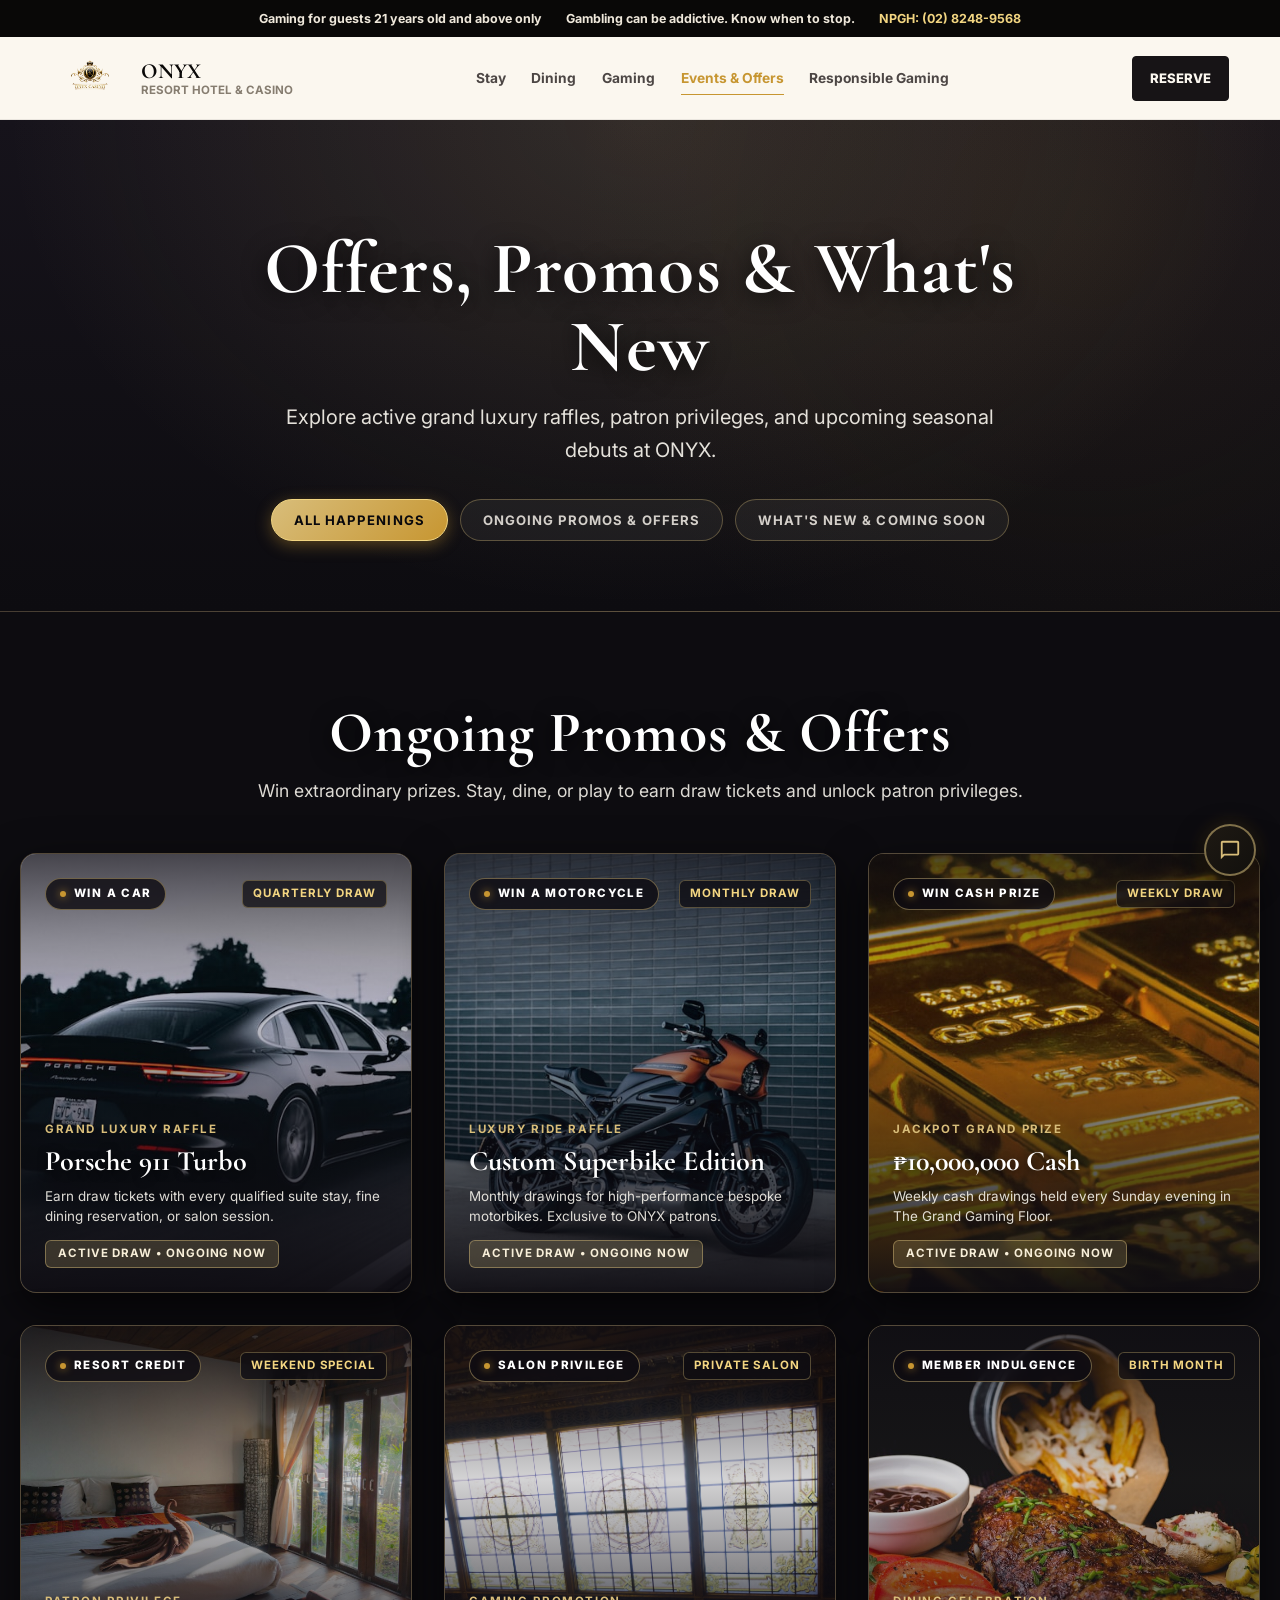
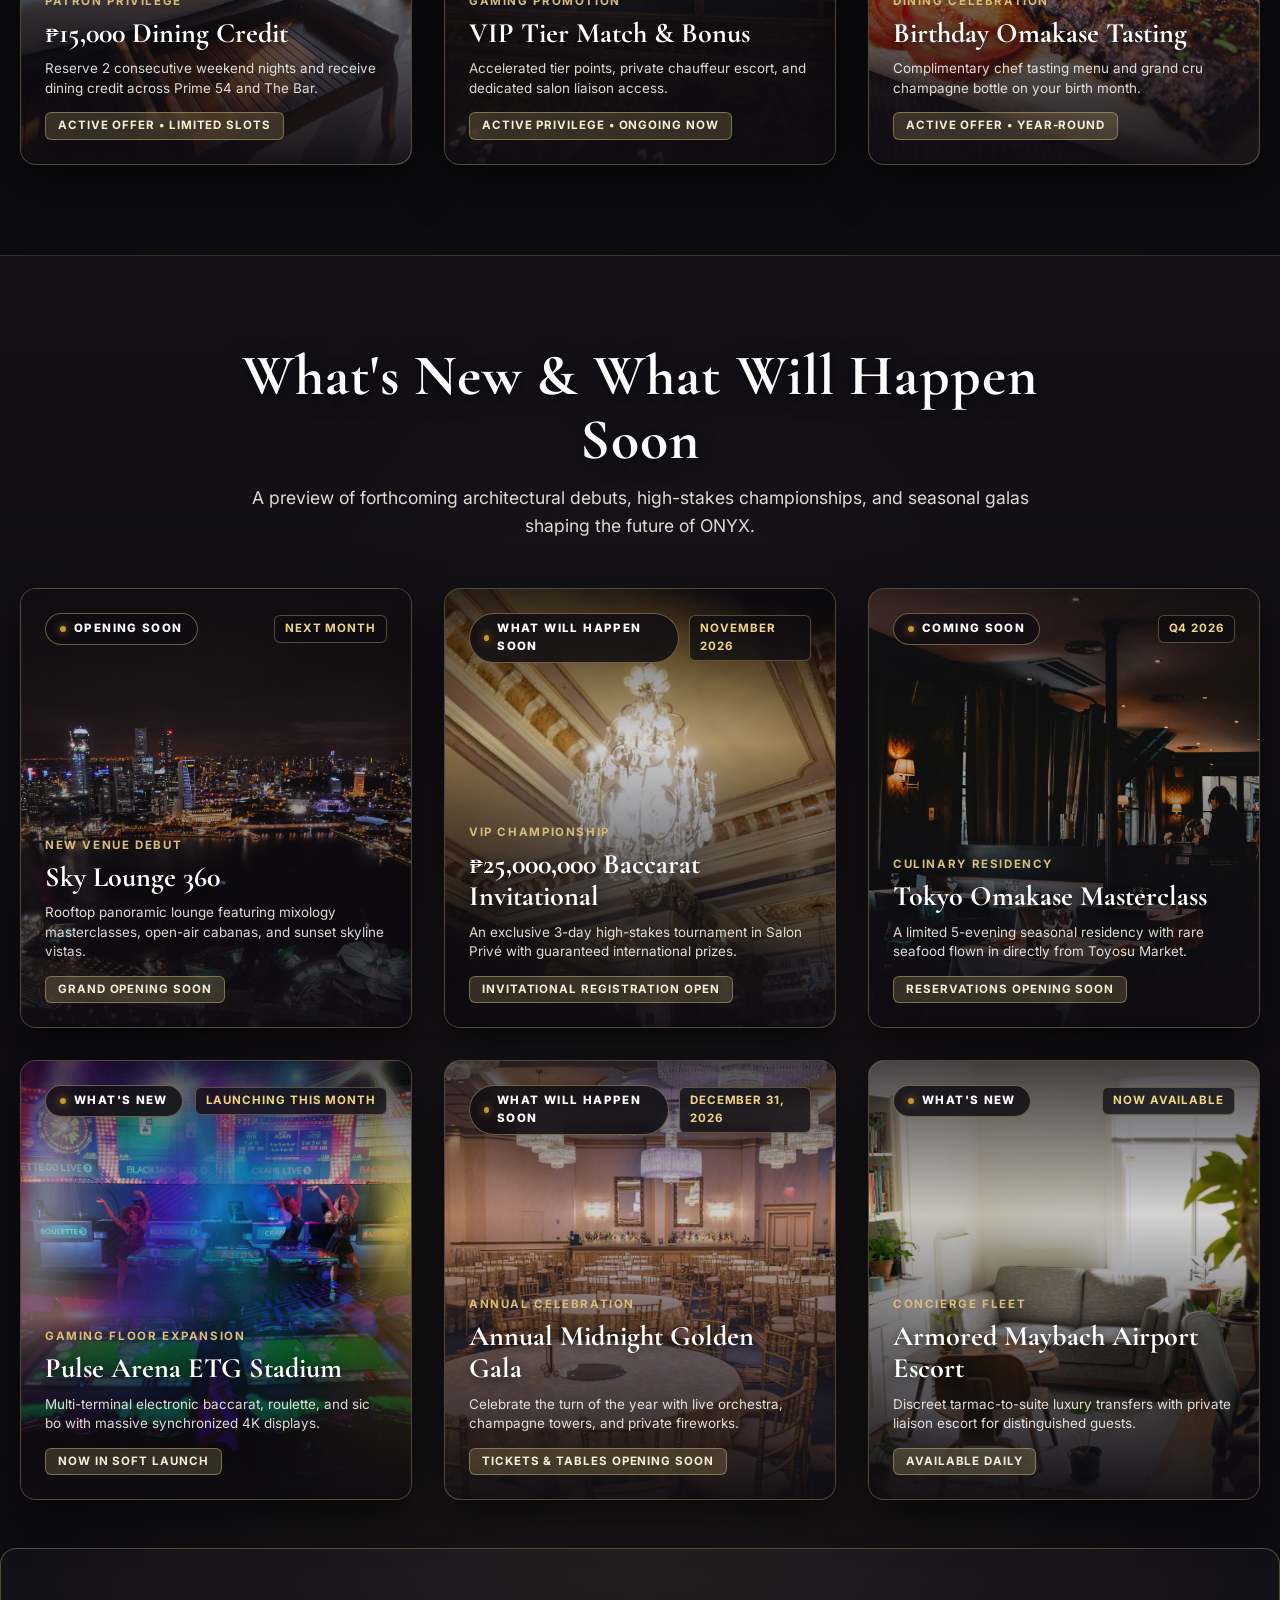
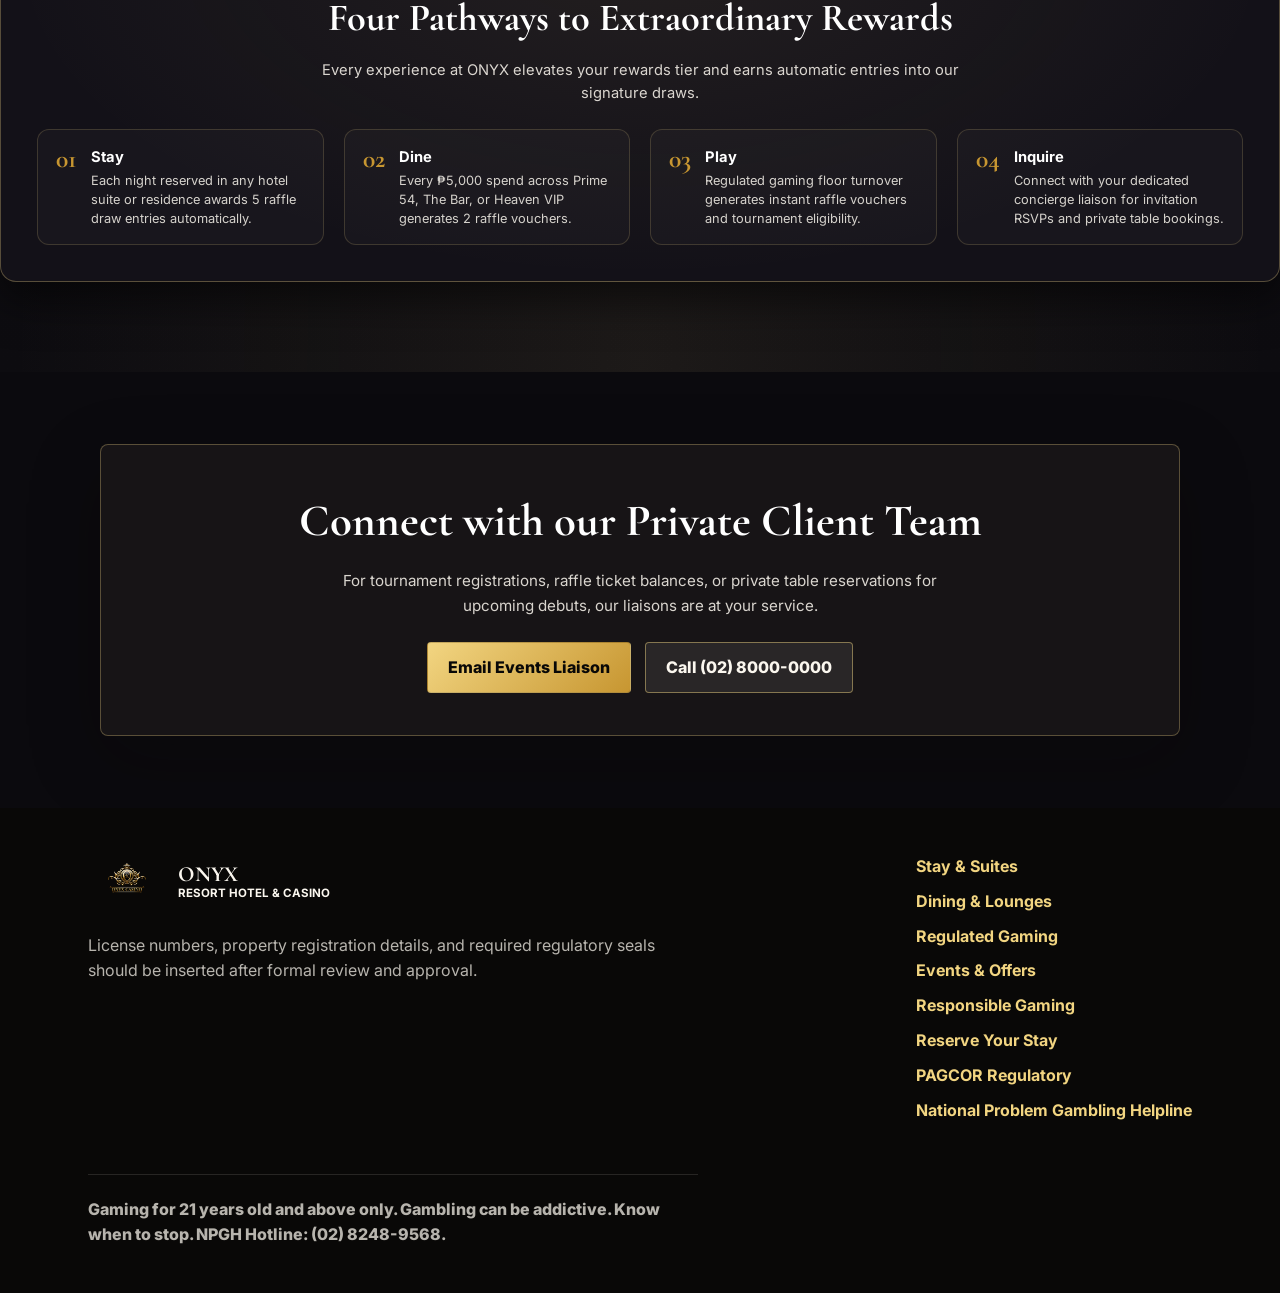
<file: events.html>
<!doctype html>
<html lang="en">
  <head>
    <meta charset="UTF-8" />
    <meta name="viewport" content="width=device-width, initial-scale=1.0" />
    <meta
      name="description"
      content="Explore ongoing luxury promos, grand raffles, and what's new at ONYX Resort Hotel & Casino. Win a car, motorcycle, cash jackpot, or experience upcoming grand openings."
    />
    <title>Offers, Promos &amp; What's New | ONYX Resort Hotel &amp; Gaming</title>
    <link rel="preconnect" href="https://fonts.googleapis.com" />
    <link rel="preconnect" href="https://fonts.gstatic.com" crossorigin />
    <link
      href="https://fonts.googleapis.com/css2?family=Cormorant+Garamond:wght@500;600;700&family=Inter:wght@400;500;600;700&display=swap"
      rel="stylesheet"
    />
    <link rel="stylesheet" href="styles.css" />
  </head>
  <body>
    <div class="responsible-strip" aria-label="Responsible gaming notice">
      <span>Gaming for guests 21 years old and above only</span>
      <span>Gambling can be addictive. Know when to stop.</span>
      <a href="https://www.NPGH.ph">NPGH: (02) 8248-9568</a>
    </div>

    <header class="site-header" id="top">
      <a class="brand" href="index.html" aria-label="ONYX home">
        <img src="assets/onyx-logo.png" alt="ONYX logo" />
        <span>
          <strong>ONYX</strong>
          <small>Resort Hotel & Casino</small>
        </span>
      </a>
      <button class="menu-toggle" id="menuToggle" type="button" aria-expanded="false" aria-controls="siteNav">
        Menu
      </button>
      <nav class="site-nav" id="siteNav" aria-label="Main navigation">
        <a href="stay.html">Stay</a>
        <a href="dining.html">Dining</a>
        <a href="casino.html">Gaming</a>
        <a class="is-active" href="events.html">Events &amp; Offers</a>
        <a href="responsible.html">Responsible Gaming</a>
      </nav>
      <a class="header-action" href="reserve.html">Reserve</a>
    </header>

    <main>
      <!-- Hero Banner & Filter Tabs -->
      <section class="events-page-hero">
        <div class="events-page-hero__content">
          <h1>Offers, Promos &amp; What's New</h1>
          <p class="events-page-hero__lead">
            Explore active grand luxury raffles, patron privileges, and upcoming seasonal debuts at ONYX.
          </p>
          <div class="events-filter-bar" role="tablist" aria-label="Filter Events and Offers">
            <button type="button" class="events-filter-btn is-active" data-filter="all" role="tab" aria-selected="true">
              All Happenings
            </button>
            <button type="button" class="events-filter-btn" data-filter="promos" role="tab" aria-selected="false">
              Ongoing Promos &amp; Offers
            </button>
            <button type="button" class="events-filter-btn" data-filter="upcoming" role="tab" aria-selected="false">
              What's New &amp; Coming Soon
            </button>
          </div>
        </div>
      </section>

      <!-- SECTION 1: Ongoing Promos & Offers -->
      <section class="events-section" id="ongoingPromos" aria-labelledby="eventsPromosHeading" data-category="promos">
        <div class="section__header">
          <h2 id="eventsPromosHeading">Ongoing Promos &amp; Offers</h2>
          <p class="events-section-lead">
            Win extraordinary prizes. Stay, dine, or play to earn draw tickets and unlock patron privileges.
          </p>
        </div>

        <div class="events-grid">
          <!-- Promo 1: Win a Car -->
          <article class="events-card" tabindex="0">
            <div class="events-card__media">
              <img src="assets/promos/car.jpg" alt="Win a Porsche 911 Turbo Supercar" class="events-card__img" loading="lazy" />
              <div class="events-card__overlay"></div>
            </div>
            <div class="events-card__top">
              <span class="events-card__badge">
                <span class="events-card__dot"></span>Win a Car
              </span>
              <span class="events-card__date">Quarterly Draw</span>
            </div>
            <div class="events-card__bottom">
              <span class="events-card__tag">Grand Luxury Raffle</span>
              <h3 class="events-card__title">Porsche 911 Turbo</h3>
              <p class="events-card__desc">Earn draw tickets with every qualified suite stay, fine dining reservation, or salon session.</p>
              <span class="events-card__pill">Active Draw &bull; Ongoing Now</span>
            </div>
          </article>

          <!-- Promo 2: Win a Motorcycle -->
          <article class="events-card" tabindex="0">
            <div class="events-card__media">
              <img src="assets/promos/bike.jpg" alt="Win a Custom Superbike" class="events-card__img" loading="lazy" />
              <div class="events-card__overlay"></div>
            </div>
            <div class="events-card__top">
              <span class="events-card__badge">
                <span class="events-card__dot"></span>Win a Motorcycle
              </span>
              <span class="events-card__date">Monthly Draw</span>
            </div>
            <div class="events-card__bottom">
              <span class="events-card__tag">Luxury Ride Raffle</span>
              <h3 class="events-card__title">Custom Superbike Edition</h3>
              <p class="events-card__desc">Monthly drawings for high-performance bespoke motorbikes. Exclusive to ONYX patrons.</p>
              <span class="events-card__pill">Active Draw &bull; Ongoing Now</span>
            </div>
          </article>

          <!-- Promo 3: Win Cash Prize -->
          <article class="events-card" tabindex="0">
            <div class="events-card__media">
              <img src="assets/promos/cash.jpg" alt="Win Cash Jackpot" class="events-card__img" loading="lazy" />
              <div class="events-card__overlay"></div>
            </div>
            <div class="events-card__top">
              <span class="events-card__badge">
                <span class="events-card__dot"></span>Win Cash Prize
              </span>
              <span class="events-card__date">Weekly Draw</span>
            </div>
            <div class="events-card__bottom">
              <span class="events-card__tag">Jackpot Grand Prize</span>
              <h3 class="events-card__title">&#8369;10,000,000 Cash</h3>
              <p class="events-card__desc">Weekly cash drawings held every Sunday evening in The Grand Gaming Floor.</p>
              <span class="events-card__pill">Active Draw &bull; Ongoing Now</span>
            </div>
          </article>

          <!-- Promo 4: Weekend Stay & Dine Privilege -->
          <article class="events-card" tabindex="0">
            <div class="events-card__media">
              <img src="assets/stay/villa-pool.jpg" alt="Weekend Stay and Dine Privilege" class="events-card__img" loading="lazy" />
              <div class="events-card__overlay"></div>
            </div>
            <div class="events-card__top">
              <span class="events-card__badge">
                <span class="events-card__dot"></span>Resort Credit
              </span>
              <span class="events-card__date">Weekend Special</span>
            </div>
            <div class="events-card__bottom">
              <span class="events-card__tag">Patron Privilege</span>
              <h3 class="events-card__title">&#8369;15,000 Dining Credit</h3>
              <p class="events-card__desc">Reserve 2 consecutive weekend nights and receive dining credit across Prime 54 and The Bar.</p>
              <span class="events-card__pill">Active Offer &bull; Limited Slots</span>
            </div>
          </article>

          <!-- Promo 5: Salon Privé High-Roller Welcome -->
          <article class="events-card" tabindex="0">
            <div class="events-card__media">
              <img src="assets/gaming/salon-prive.jpg" alt="Salon Prive High-Roller Welcome" class="events-card__img" loading="lazy" />
              <div class="events-card__overlay"></div>
            </div>
            <div class="events-card__top">
              <span class="events-card__badge">
                <span class="events-card__dot"></span>Salon Privilege
              </span>
              <span class="events-card__date">Private Salon</span>
            </div>
            <div class="events-card__bottom">
              <span class="events-card__tag">Gaming Promotion</span>
              <h3 class="events-card__title">VIP Tier Match &amp; Bonus</h3>
              <p class="events-card__desc">Accelerated tier points, private chauffeur escort, and dedicated salon liaison access.</p>
              <span class="events-card__pill">Active Privilege &bull; Ongoing Now</span>
            </div>
          </article>

          <!-- Promo 6: Birthday Indulgence -->
          <article class="events-card" tabindex="0">
            <div class="events-card__media">
              <img src="assets/dining/resto-wagyu.jpg" alt="Birthday Omakase Indulgence" class="events-card__img" loading="lazy" />
              <div class="events-card__overlay"></div>
            </div>
            <div class="events-card__top">
              <span class="events-card__badge">
                <span class="events-card__dot"></span>Member Indulgence
              </span>
              <span class="events-card__date">Birth Month</span>
            </div>
            <div class="events-card__bottom">
              <span class="events-card__tag">Dining Celebration</span>
              <h3 class="events-card__title">Birthday Omakase Tasting</h3>
              <p class="events-card__desc">Complimentary chef tasting menu and grand cru champagne bottle on your birth month.</p>
              <span class="events-card__pill">Active Offer &bull; Year-Round</span>
            </div>
          </article>
        </div>
      </section>

      <!-- SECTION 2: What's New & What Will Happen Soon -->
      <section class="events-section events-section--alt" id="upcomingHappenings" aria-labelledby="eventsUpcomingHeading" data-category="upcoming">
        <div class="section__header">
          <h2 id="eventsUpcomingHeading">What's New &amp; What Will Happen Soon</h2>
          <p class="events-section-lead">
            A preview of forthcoming architectural debuts, high-stakes championships, and seasonal galas shaping the future of ONYX.
          </p>
        </div>

        <div class="events-grid">
          <!-- Upcoming 1: Sky Lounge 360 Opening -->
          <article class="events-card" tabindex="0">
            <div class="events-card__media">
              <img src="assets/gaming/cigar-veranda.jpg" alt="Sky Lounge 360 Rooftop Opening" class="events-card__img" loading="lazy" />
              <div class="events-card__overlay"></div>
            </div>
            <div class="events-card__top">
              <span class="events-card__badge">
                <span class="events-card__dot"></span>Opening Soon
              </span>
              <span class="events-card__date">Next Month</span>
            </div>
            <div class="events-card__bottom">
              <span class="events-card__tag">New Venue Debut</span>
              <h3 class="events-card__title">Sky Lounge 360</h3>
              <p class="events-card__desc">Rooftop panoramic lounge featuring mixology masterclasses, open-air cabanas, and sunset skyline vistas.</p>
              <span class="events-card__pill">Grand Opening Soon</span>
            </div>
          </article>

          <!-- Upcoming 2: 25M Baccarat Invitational -->
          <article class="events-card" tabindex="0">
            <div class="events-card__media">
              <img src="assets/gaming/grand-floor.jpg" alt="25M Baccarat Invitational Championship" class="events-card__img" loading="lazy" />
              <div class="events-card__overlay"></div>
            </div>
            <div class="events-card__top">
              <span class="events-card__badge">
                <span class="events-card__dot"></span>What Will Happen Soon
              </span>
              <span class="events-card__date">November 2026</span>
            </div>
            <div class="events-card__bottom">
              <span class="events-card__tag">VIP Championship</span>
              <h3 class="events-card__title">&#8369;25,000,000 Baccarat Invitational</h3>
              <p class="events-card__desc">An exclusive 3-day high-stakes tournament in Salon Privé with guaranteed international prizes.</p>
              <span class="events-card__pill">Invitational Registration Open</span>
            </div>
          </article>

          <!-- Upcoming 3: Tokyo Masterchef Residency -->
          <article class="events-card" tabindex="0">
            <div class="events-card__media">
              <img src="assets/dining/heaven-vip-salon.jpg" alt="Tokyo Masterchef Residency" class="events-card__img" loading="lazy" />
              <div class="events-card__overlay"></div>
            </div>
            <div class="events-card__top">
              <span class="events-card__badge">
                <span class="events-card__dot"></span>Coming Soon
              </span>
              <span class="events-card__date">Q4 2026</span>
            </div>
            <div class="events-card__bottom">
              <span class="events-card__tag">Culinary Residency</span>
              <h3 class="events-card__title">Tokyo Omakase Masterclass</h3>
              <p class="events-card__desc">A limited 5-evening seasonal residency with rare seafood flown in directly from Toyosu Market.</p>
              <span class="events-card__pill">Reservations Opening Soon</span>
            </div>
          </article>

          <!-- Upcoming 4: Pulse Arena ETG Stadium -->
          <article class="events-card" tabindex="0">
            <div class="events-card__media">
              <img src="assets/gaming/etg-pavilion.jpg" alt="Pulse Arena ETG Stadium" class="events-card__img" loading="lazy" />
              <div class="events-card__overlay"></div>
            </div>
            <div class="events-card__top">
              <span class="events-card__badge">
                <span class="events-card__dot"></span>What's New
              </span>
              <span class="events-card__date">Launching This Month</span>
            </div>
            <div class="events-card__bottom">
              <span class="events-card__tag">Gaming Floor Expansion</span>
              <h3 class="events-card__title">Pulse Arena ETG Stadium</h3>
              <p class="events-card__desc">Multi-terminal electronic baccarat, roulette, and sic bo with massive synchronized 4K displays.</p>
              <span class="events-card__pill">Now In Soft Launch</span>
            </div>
          </article>

          <!-- Upcoming 5: Annual Midnight Golden Gala -->
          <article class="events-card" tabindex="0">
            <div class="events-card__media">
              <img src="assets/experiences/events.jpg" alt="Annual Midnight Golden Gala" class="events-card__img" loading="lazy" />
              <div class="events-card__overlay"></div>
            </div>
            <div class="events-card__top">
              <span class="events-card__badge">
                <span class="events-card__dot"></span>What Will Happen Soon
              </span>
              <span class="events-card__date">December 31, 2026</span>
            </div>
            <div class="events-card__bottom">
              <span class="events-card__tag">Annual Celebration</span>
              <h3 class="events-card__title">Annual Midnight Golden Gala</h3>
              <p class="events-card__desc">Celebrate the turn of the year with live orchestra, champagne towers, and private fireworks.</p>
              <span class="events-card__pill">Tickets &amp; Tables Opening Soon</span>
            </div>
          </article>

          <!-- Upcoming 6: Armored Maybach Chauffeur Fleet -->
          <article class="events-card" tabindex="0">
            <div class="events-card__media">
              <img src="assets/suites/royal-1.jpg" alt="Armored Maybach Chauffeur Fleet" class="events-card__img" loading="lazy" />
              <div class="events-card__overlay"></div>
            </div>
            <div class="events-card__top">
              <span class="events-card__badge">
                <span class="events-card__dot"></span>What's New
              </span>
              <span class="events-card__date">Now Available</span>
            </div>
            <div class="events-card__bottom">
              <span class="events-card__tag">Concierge Fleet</span>
              <h3 class="events-card__title">Armored Maybach Airport Escort</h3>
              <p class="events-card__desc">Discreet tarmac-to-suite luxury transfers with private liaison escort for distinguished guests.</p>
              <span class="events-card__pill">Available Daily</span>
            </div>
          </article>
        </div>

        <!-- How to Enter & Participate Guide -->
        <div class="events-entry-guide">
          <div style="text-align: center; max-width: 680px; margin: 0 auto;">
            <h3 style="font-family: 'Cormorant Garamond', Georgia, serif; font-size: clamp(1.8rem, 3vw, 2.5rem); color: #ffffff; margin: 4px 0 10px;">
              Four Pathways to Extraordinary Rewards
            </h3>
            <p style="font-size: 0.92rem; color: rgba(251, 247, 239, 0.85); margin: 0;">
              Every experience at ONYX elevates your rewards tier and earns automatic entries into our signature draws.
            </p>
          </div>

          <div class="events-entry-steps">
            <div class="events-entry-step">
              <span class="events-step-num">01</span>
              <div>
                <h4>Stay</h4>
                <p>Each night reserved in any hotel suite or residence awards 5 raffle draw entries automatically.</p>
              </div>
            </div>
            <div class="events-entry-step">
              <span class="events-step-num">02</span>
              <div>
                <h4>Dine</h4>
                <p>Every &#8369;5,000 spend across Prime 54, The Bar, or Heaven VIP generates 2 raffle vouchers.</p>
              </div>
            </div>
            <div class="events-entry-step">
              <span class="events-step-num">03</span>
              <div>
                <h4>Play</h4>
                <p>Regulated gaming floor turnover generates instant raffle vouchers and tournament eligibility.</p>
              </div>
            </div>
            <div class="events-entry-step">
              <span class="events-step-num">04</span>
              <div>
                <h4>Inquire</h4>
                <p>Connect with your dedicated concierge liaison for invitation RSVPs and private table bookings.</p>
              </div>
            </div>
          </div>
        </div>
      </section>

      <!-- Inquiry Section -->
      <section class="section" id="inquiry" style="padding-block: 72px; background: #0b0a0e;">
        <div class="highlight-box" style="max-width: 1080px; margin: 0 auto; text-align: center;">
          <h3 style="font-family: 'Cormorant Garamond', Georgia, serif; font-size: clamp(2rem, 3.5vw, 3rem); color: #ffffff;">
            Connect with our Private Client Team
          </h3>
          <p style="max-width: 640px; margin: 0 auto; color: rgba(251, 247, 239, 0.85); font-size: 0.95rem;">
            For tournament registrations, raffle ticket balances, or private table reservations for upcoming debuts, our liaisons are at your service.
          </p>
          <div style="display: flex; flex-wrap: wrap; justify-content: center; gap: 14px; margin-top: 24px;">
            <a class="button button--primary" href="mailto:events@onyx.example">Email Events Liaison</a>
            <a class="button button--ghost" href="tel:+63280000000">Call (02) 8000-0000</a>
          </div>
        </div>
      </section>
    </main>

    <footer class="site-footer">
      <div>
        <a class="brand brand--footer" href="index.html">
          <img src="assets/onyx-logo.png" alt="ONYX logo" />
          <span>
            <strong>ONYX</strong>
            <small>Resort Hotel & Casino</small>
          </span>
        </a>
        <p>
          License numbers, property registration details, and required regulatory seals should
          be inserted after formal review and approval.
        </p>
      </div>
      <div class="footer-links">
        <a href="stay.html">Stay &amp; Suites</a>
        <a href="dining.html">Dining &amp; Lounges</a>
        <a href="casino.html">Regulated Gaming</a>
        <a href="events.html">Events &amp; Offers</a>
        <a href="responsible.html">Responsible Gaming</a>
        <a href="reserve.html">Reserve Your Stay</a>
        <a href="https://www.pagcor.ph/regulatory/">PAGCOR Regulatory</a>
        <a href="https://www.NPGH.ph">National Problem Gambling Helpline</a>
      </div>
      <p class="footer-notice">
        Gaming for 21 years old and above only. Gambling can be addictive. Know when to stop.
        NPGH Hotline: (02) 8248-9568.
      </p>
    </footer>

    <script src="script.js"></script>
  </body>
</html>
</file>
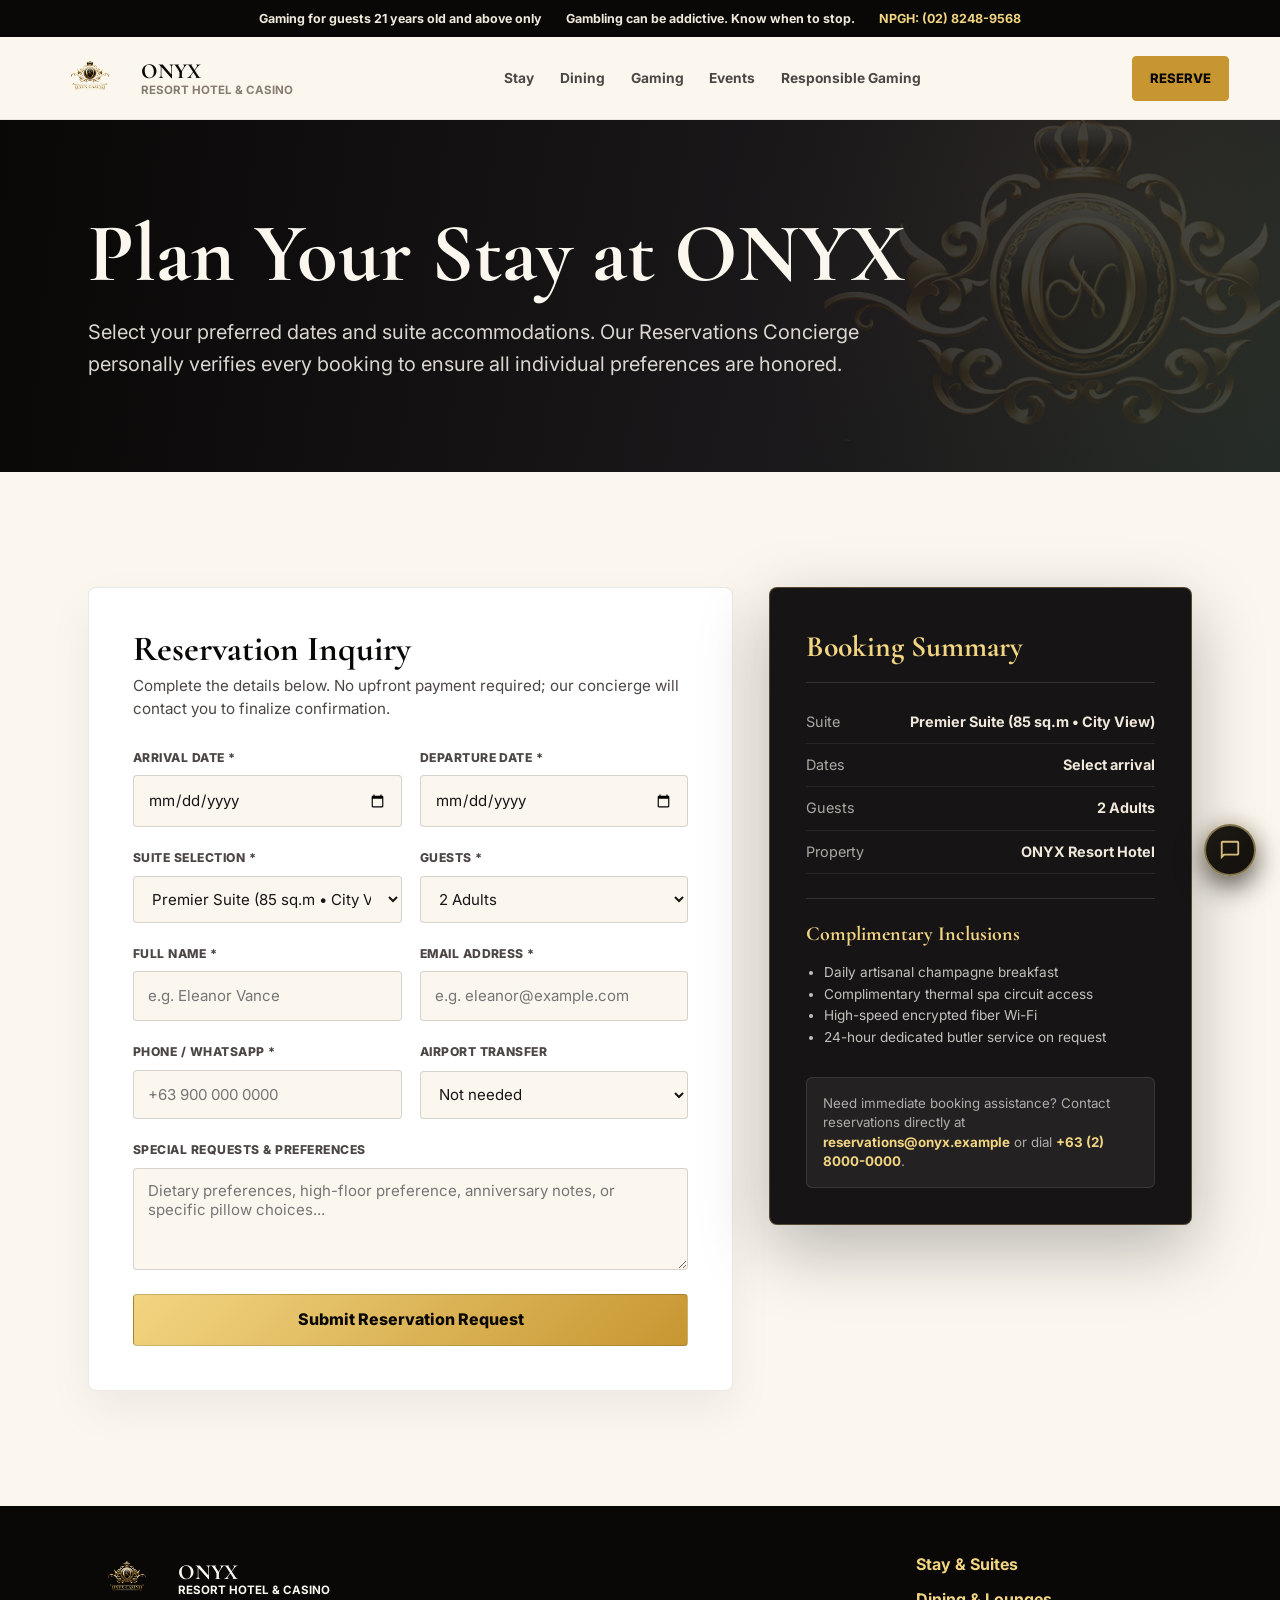
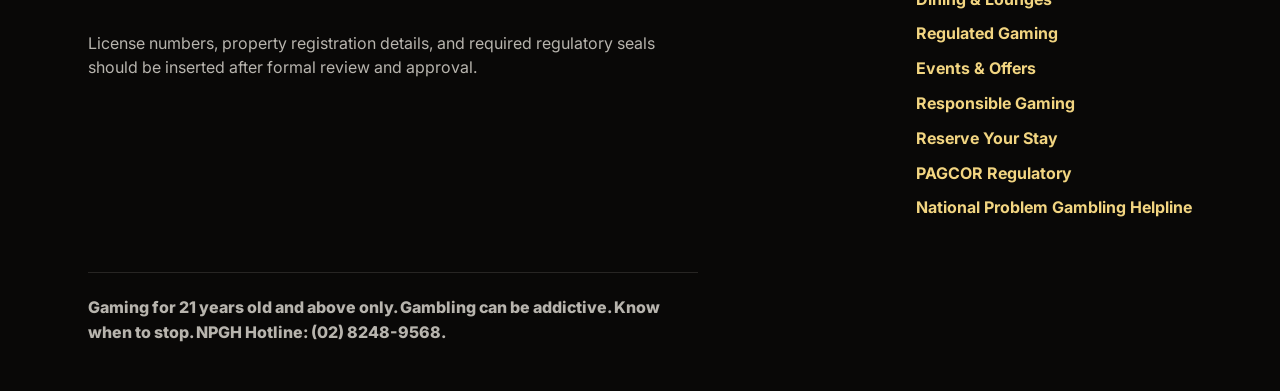
<file: reserve.html>
<!doctype html>
<html lang="en">
  <head>
    <meta charset="UTF-8" />
    <meta name="viewport" content="width=device-width, initial-scale=1.0" />
    <meta
      name="description"
      content="Reserve your suite at ONYX. Seamless online reservation inquiry with dedicated concierge assistance."
    />
    <title>Reserve Your Stay | ONYX Resort Hotel & Casino</title>
    <link rel="preconnect" href="https://fonts.googleapis.com" />
    <link rel="preconnect" href="https://fonts.gstatic.com" crossorigin />
    <link
      href="https://fonts.googleapis.com/css2?family=Cormorant+Garamond:wght@500;600;700&family=Inter:wght@400;500;600;700&display=swap"
      rel="stylesheet"
    />
    <link rel="stylesheet" href="styles.css" />
  </head>
  <body>
    <div class="responsible-strip" aria-label="Responsible gaming notice">
      <span>Gaming for guests 21 years old and above only</span>
      <span>Gambling can be addictive. Know when to stop.</span>
      <a href="https://www.NPGH.ph">NPGH: (02) 8248-9568</a>
    </div>

    <header class="site-header" id="top">
      <a class="brand" href="index.html" aria-label="ONYX home">
        <img src="assets/onyx-logo.png" alt="ONYX logo" />
        <span>
          <strong>ONYX</strong>
          <small>Resort Hotel & Casino</small>
        </span>
      </a>
      <button class="menu-toggle" id="menuToggle" type="button" aria-expanded="false" aria-controls="siteNav">
        Menu
      </button>
      <nav class="site-nav" id="siteNav" aria-label="Main navigation">
        <a href="stay.html">Stay</a>
        <a href="dining.html">Dining</a>
        <a href="casino.html">Gaming</a>
        <a href="events.html">Events</a>
        <a href="responsible.html">Responsible Gaming</a>
      </nav>
      <a class="header-action" href="reserve.html" style="background: var(--gold); border-color: var(--gold); color: var(--ink);">Reserve</a>
    </header>

    <main>
      <section class="page-hero">
        <div class="page-hero__content">
          <h1>Plan Your Stay at ONYX</h1>
          <p class="page-hero__lead">
            Select your preferred dates and suite accommodations.
            Our Reservations Concierge personally verifies every booking to ensure all individual preferences are honored.
          </p>
        </div>
      </section>

      <section class="section">
        <div class="reservation-grid">
          <!-- Form Panel -->
          <div class="reservation-panel">
            <h2 style="font-family: 'Cormorant Garamond', Georgia, serif; font-size: 2.2rem; color: var(--ink); margin: 0 0 8px;">Reservation Inquiry</h2>
            <p style="color: var(--smoke); font-size: 0.95rem; margin: 0 0 28px;">
              Complete the details below. No upfront payment required; our concierge will contact you to finalize confirmation.
            </p>

            <form id="reservePageForm">
              <div class="form-grid">
                <div class="form-field">
                  <label for="arrival">Arrival Date *</label>
                  <input type="date" id="arrival" name="arrival" required />
                </div>
                <div class="form-field">
                  <label for="departure">Departure Date *</label>
                  <input type="date" id="departure" name="departure" required />
                </div>
              </div>

              <div class="form-grid">
                <div class="form-field">
                  <label for="suite">Suite Selection *</label>
                  <select id="suite" name="suite" required>
                    <option value="Premier Suite">Premier Suite (85 sq.m &bull; City View)</option>
                    <option value="Garden Villa">Garden Villa (140 sq.m &bull; Private Courtyard)</option>
                    <option value="Chairman's Suite">Chairman's Suite (260 sq.m &bull; Penthouse)</option>
                  </select>
                </div>
                <div class="form-field">
                  <label for="guests">Guests *</label>
                  <select id="guests" name="guests" required>
                    <option value="1 Adult">1 Adult</option>
                    <option value="2 Adults" selected>2 Adults</option>
                    <option value="3 Adults">3 Adults</option>
                    <option value="4 Adults">4 Adults</option>
                  </select>
                </div>
              </div>

              <div class="form-grid">
                <div class="form-field">
                  <label for="fullName">Full Name *</label>
                  <input type="text" id="fullName" name="fullName" placeholder="e.g. Eleanor Vance" required />
                </div>
                <div class="form-field">
                  <label for="email">Email Address *</label>
                  <input type="email" id="email" name="email" placeholder="e.g. eleanor@example.com" required />
                </div>
              </div>

              <div class="form-grid">
                <div class="form-field">
                  <label for="phone">Phone / WhatsApp *</label>
                  <input type="tel" id="phone" name="phone" placeholder="+63 900 000 0000" required />
                </div>
                <div class="form-field">
                  <label for="arrivalPreference">Airport Transfer</label>
                  <select id="arrivalPreference" name="arrivalPreference">
                    <option value="None">Not needed</option>
                    <option value="Chauffeured Sedan">Chauffeured Mercedes-Maybach</option>
                    <option value="VIP Van">Executive SUV / Van</option>
                    <option value="Helipad">Helipad VIP Arrival</option>
                  </select>
                </div>
              </div>

              <div class="form-field" style="margin-bottom: 24px;">
                <label for="notes">Special Requests &amp; Preferences</label>
                <textarea id="notes" name="notes" rows="4" placeholder="Dietary preferences, high-floor preference, anniversary notes, or specific pillow choices..."></textarea>
              </div>

              <button class="button button--primary" type="submit" style="width: 100%; min-height: 52px; font-size: 1rem;">
                Submit Reservation Request
              </button>
            </form>
          </div>

          <!-- Live Summary Sidebar -->
          <aside class="reservation-summary">
            <h3>Booking Summary</h3>
            <div class="summary-row">
              <span>Suite</span>
              <span id="summarySuite">Premier Suite</span>
            </div>
            <div class="summary-row">
              <span>Dates</span>
              <span id="summaryDates">Select arrival to departure</span>
            </div>
            <div class="summary-row">
              <span>Guests</span>
              <span id="summaryGuests">2 Adults</span>
            </div>
            <div class="summary-row">
              <span>Property</span>
              <span>ONYX Resort Hotel</span>
            </div>

            <div style="margin-top: 24px; padding-top: 20px; border-top: 1px solid rgba(251,247,239,0.14);">
              <h4 style="margin: 0 0 12px; font-family: 'Cormorant Garamond', Georgia, serif; font-size: 1.25rem; color: var(--pale-gold);">Complimentary Inclusions</h4>
              <ul style="margin: 0; padding-left: 18px; color: rgba(251,247,239,0.76); font-size: 0.85rem; line-height: 1.6;">
                <li>Daily artisanal champagne breakfast</li>
                <li>Complimentary thermal spa circuit access</li>
                <li>High-speed encrypted fiber Wi-Fi</li>
                <li>24-hour dedicated butler service on request</li>
              </ul>
            </div>

            <div id="summaryStatus"></div>

            <div style="margin-top: 28px; padding: 16px; background: rgba(251,247,239,0.06); border-radius: 6px; border: 1px solid rgba(251,247,239,0.1);">
              <small style="color: rgba(251,247,239,0.65); display: block; line-height: 1.45;">
                Need immediate booking assistance? Contact reservations directly at <strong style="color: var(--pale-gold);">reservations@onyx.example</strong> or dial <strong style="color: var(--pale-gold);">+63 (2) 8000-0000</strong>.
              </small>
            </div>
          </aside>
        </div>
      </section>
    </main>

    <footer class="site-footer">
      <div>
        <a class="brand brand--footer" href="index.html">
          <img src="assets/onyx-logo.png" alt="ONYX logo" />
          <span>
            <strong>ONYX</strong>
            <small>Resort Hotel & Casino</small>
          </span>
        </a>
        <p>
          License numbers, property registration details, and required regulatory seals should
          be inserted after formal review and approval.
        </p>
      </div>
      <div class="footer-links">
        <a href="stay.html">Stay &amp; Suites</a>
        <a href="dining.html">Dining &amp; Lounges</a>
        <a href="casino.html">Regulated Gaming</a>
        <a href="events.html">Events &amp; Offers</a>
        <a href="responsible.html">Responsible Gaming</a>
        <a href="reserve.html">Reserve Your Stay</a>
        <a href="https://www.pagcor.ph/regulatory/">PAGCOR Regulatory</a>
        <a href="https://www.NPGH.ph">National Problem Gambling Helpline</a>
      </div>
      <p class="footer-notice">
        Gaming for 21 years old and above only. Gambling can be addictive. Know when to stop.
        NPGH Hotline: (02) 8248-9568.
      </p>
    </footer>

    <script src="script.js"></script>
  </body>
</html>
</file>
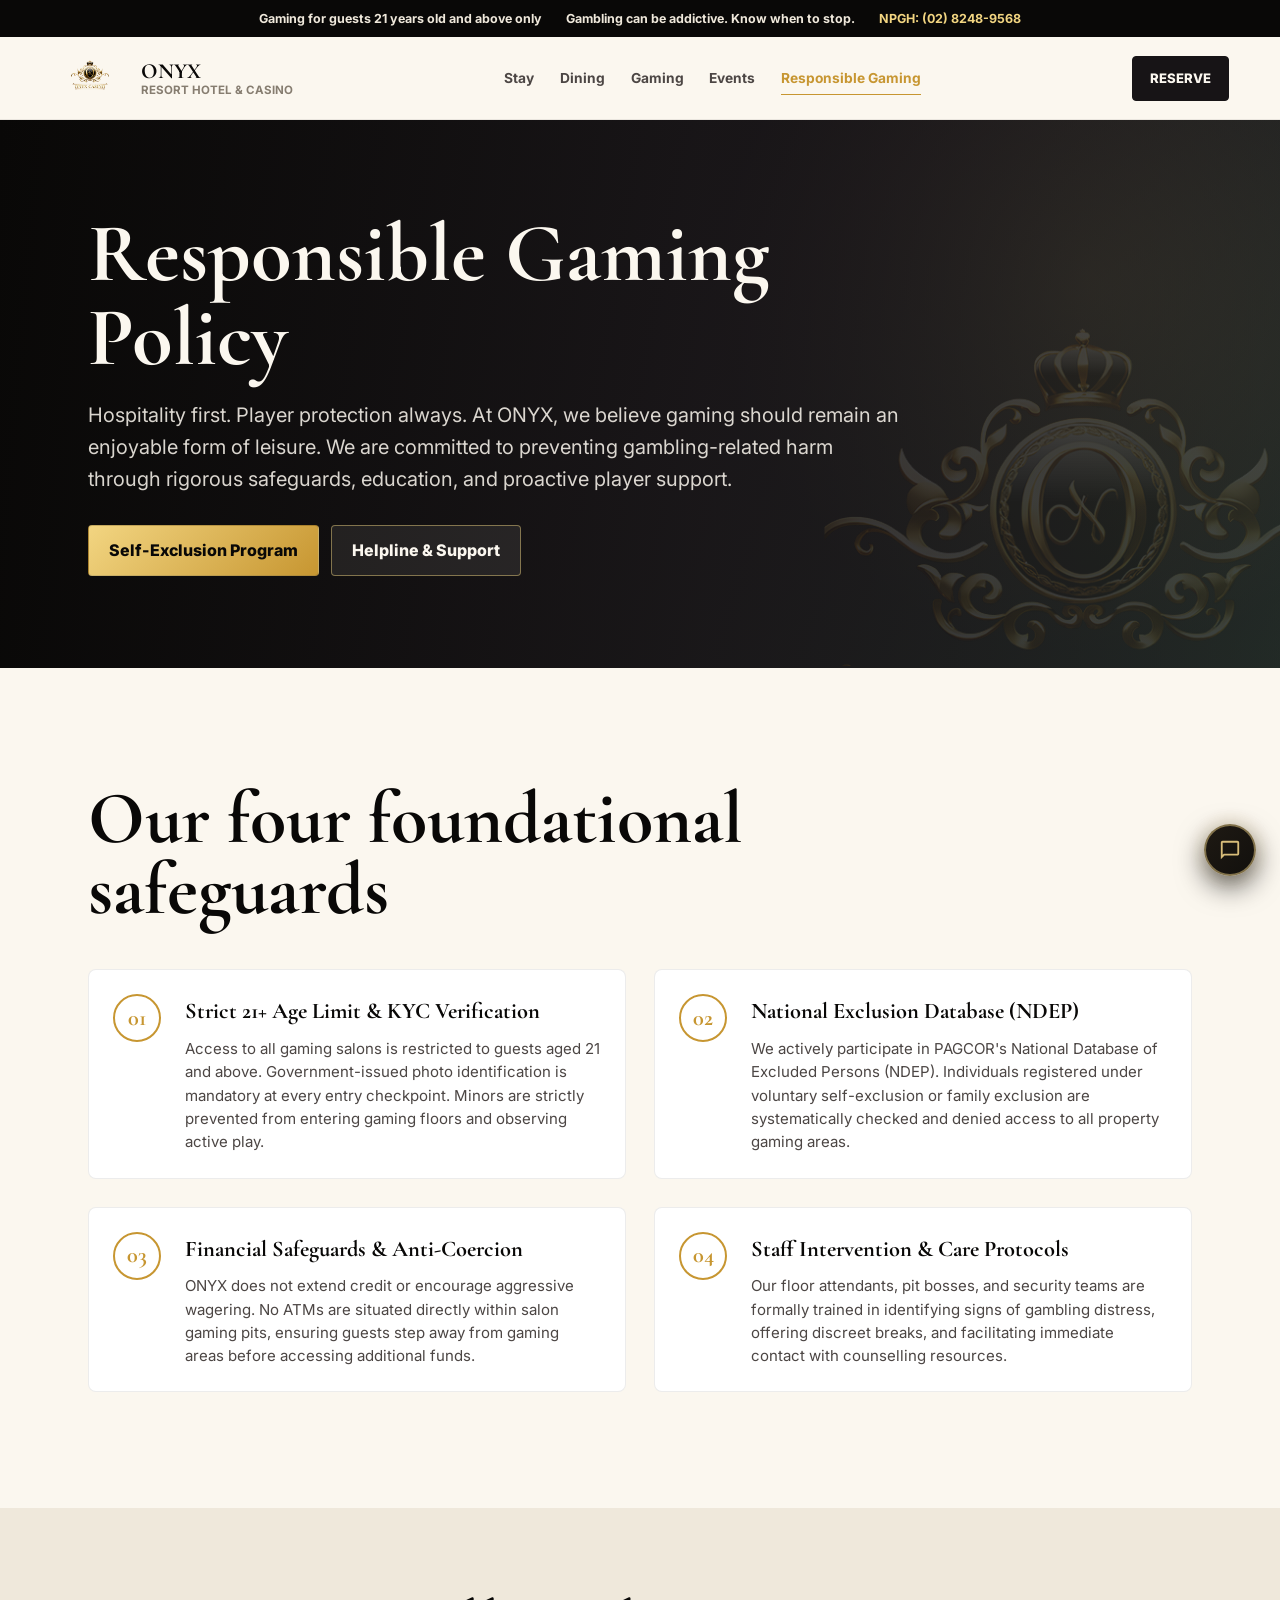
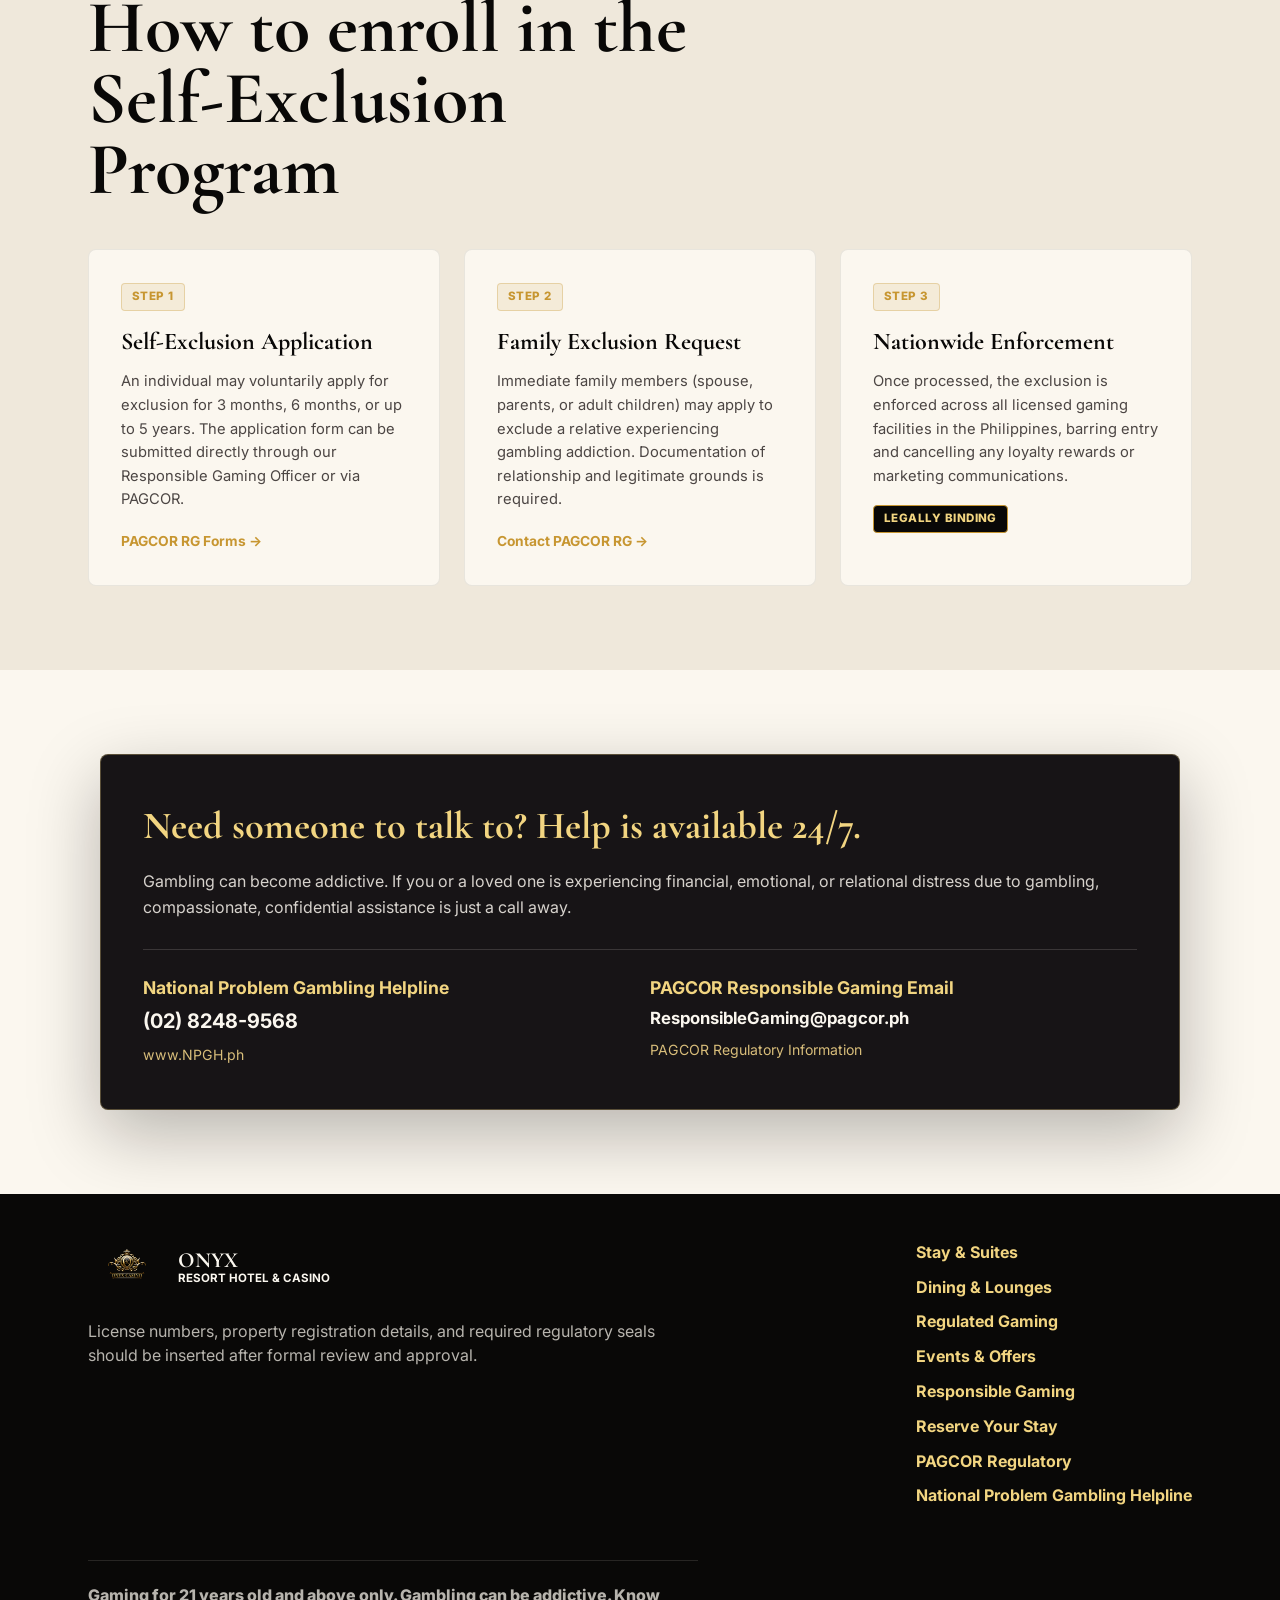
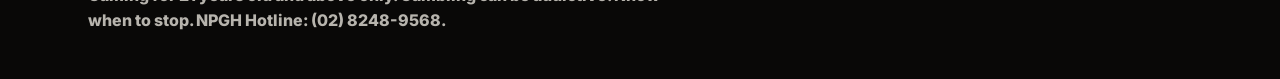
<file: responsible.html>
<!doctype html>
<html lang="en">
  <head>
    <meta charset="UTF-8" />
    <meta name="viewport" content="width=device-width, initial-scale=1.0" />
    <meta
      name="description"
      content="Responsible gaming safeguards, player protection policies, self-exclusion procedures, and regulatory resources at ONYX."
    />
    <title>Responsible Gaming | ONYX Resort Hotel & Casino</title>
    <link rel="preconnect" href="https://fonts.googleapis.com" />
    <link rel="preconnect" href="https://fonts.gstatic.com" crossorigin />
    <link
      href="https://fonts.googleapis.com/css2?family=Cormorant+Garamond:wght@500;600;700&family=Inter:wght@400;500;600;700&display=swap"
      rel="stylesheet"
    />
    <link rel="stylesheet" href="styles.css" />
  </head>
  <body>
    <div class="responsible-strip" aria-label="Responsible gaming notice">
      <span>Gaming for guests 21 years old and above only</span>
      <span>Gambling can be addictive. Know when to stop.</span>
      <a href="https://www.NPGH.ph">NPGH: (02) 8248-9568</a>
    </div>

    <header class="site-header" id="top">
      <a class="brand" href="index.html" aria-label="ONYX home">
        <img src="assets/onyx-logo.png" alt="ONYX logo" />
        <span>
          <strong>ONYX</strong>
          <small>Resort Hotel & Casino</small>
        </span>
      </a>
      <button class="menu-toggle" id="menuToggle" type="button" aria-expanded="false" aria-controls="siteNav">
        Menu
      </button>
      <nav class="site-nav" id="siteNav" aria-label="Main navigation">
        <a href="stay.html">Stay</a>
        <a href="dining.html">Dining</a>
        <a href="casino.html">Gaming</a>
        <a href="events.html">Events</a>
        <a class="is-active" href="responsible.html">Responsible Gaming</a>
      </nav>
      <a class="header-action" href="reserve.html">Reserve</a>
    </header>

    <main>
      <section class="page-hero">
        <div class="page-hero__content">
          <h1>Responsible Gaming Policy</h1>
          <p class="page-hero__lead">
            Hospitality first. Player protection always. At ONYX, we believe gaming should remain
            an enjoyable form of leisure. We are committed to preventing gambling-related harm through rigorous
            safeguards, education, and proactive player support.
          </p>
          <div class="page-hero__actions">
            <a class="button button--primary" href="#exclusion">Self-Exclusion Program</a>
            <a class="button button--ghost" href="#helpline">Helpline &amp; Support</a>
          </div>
        </div>
      </section>

      <!-- Four Pillars of Responsible Gaming -->
      <section class="section">
        <div class="section__header" style="margin-bottom: 44px;">
          <h2>Our four foundational safeguards</h2>
        </div>

        <div class="grid-2col">
          <div class="step-card">
            <div class="step-number">01</div>
            <div class="step-content">
              <h4>Strict 21+ Age Limit &amp; KYC Verification</h4>
              <p>
                Access to all gaming salons is restricted to guests aged 21 and above.
                Government-issued photo identification is mandatory at every entry checkpoint.
                Minors are strictly prevented from entering gaming floors and observing active play.
              </p>
            </div>
          </div>

          <div class="step-card">
            <div class="step-number">02</div>
            <div class="step-content">
              <h4>National Exclusion Database (NDEP)</h4>
              <p>
                We actively participate in PAGCOR's National Database of Excluded Persons (NDEP).
                Individuals registered under voluntary self-exclusion or family exclusion are systematically
                checked and denied access to all property gaming areas.
              </p>
            </div>
          </div>

          <div class="step-card">
            <div class="step-number">03</div>
            <div class="step-content">
              <h4>Financial Safeguards &amp; Anti-Coercion</h4>
              <p>
                ONYX does not extend credit or encourage aggressive wagering. No ATMs are situated directly
                within salon gaming pits, ensuring guests step away from gaming areas before accessing additional funds.
              </p>
            </div>
          </div>

          <div class="step-card">
            <div class="step-number">04</div>
            <div class="step-content">
              <h4>Staff Intervention &amp; Care Protocols</h4>
              <p>
                Our floor attendants, pit bosses, and security teams are formally trained in identifying signs
                of gambling distress, offering discreet breaks, and facilitating immediate contact with counselling resources.
              </p>
            </div>
          </div>
        </div>
      </section>

      <!-- Self Exclusion Process -->
      <section class="section" id="exclusion" style="background: var(--linen); padding-block: 84px;">
        <div class="section__header" style="margin-bottom: 44px;">
          <h2>How to enroll in the Self-Exclusion Program</h2>
        </div>

        <div class="grid-3col">
          <div style="background: var(--ivory); padding: 32px; border-radius: 8px; border: 1px solid rgba(23,20,22,0.08);">
            <span class="badge" style="margin-bottom: 12px;">Step 1</span>
            <h3 style="font-family: 'Cormorant Garamond', Georgia, serif; font-size: 1.5rem; color: var(--ink); margin: 0 0 10px;">Self-Exclusion Application</h3>
            <p style="color: var(--smoke); font-size: 0.92rem; line-height: 1.6; margin: 0 0 16px;">
              An individual may voluntarily apply for exclusion for 3 months, 6 months, or up to 5 years.
              The application form can be submitted directly through our Responsible Gaming Officer or via PAGCOR.
            </p>
            <a href="https://www.pagcor.ph/regulatory/responsible-gaming.php" style="color: var(--gold); font-weight: 700; font-size: 0.86rem;">PAGCOR RG Forms &rarr;</a>
          </div>

          <div style="background: var(--ivory); padding: 32px; border-radius: 8px; border: 1px solid rgba(23,20,22,0.08);">
            <span class="badge" style="margin-bottom: 12px;">Step 2</span>
            <h3 style="font-family: 'Cormorant Garamond', Georgia, serif; font-size: 1.5rem; color: var(--ink); margin: 0 0 10px;">Family Exclusion Request</h3>
            <p style="color: var(--smoke); font-size: 0.92rem; line-height: 1.6; margin: 0 0 16px;">
              Immediate family members (spouse, parents, or adult children) may apply to exclude a relative
              experiencing gambling addiction. Documentation of relationship and legitimate grounds is required.
            </p>
            <a href="mailto:ResponsibleGaming@pagcor.ph" style="color: var(--gold); font-weight: 700; font-size: 0.86rem;">Contact PAGCOR RG &rarr;</a>
          </div>

          <div style="background: var(--ivory); padding: 32px; border-radius: 8px; border: 1px solid rgba(23,20,22,0.08);">
            <span class="badge" style="margin-bottom: 12px;">Step 3</span>
            <h3 style="font-family: 'Cormorant Garamond', Georgia, serif; font-size: 1.5rem; color: var(--ink); margin: 0 0 10px;">Nationwide Enforcement</h3>
            <p style="color: var(--smoke); font-size: 0.92rem; line-height: 1.6; margin: 0 0 16px;">
              Once processed, the exclusion is enforced across all licensed gaming facilities in the
              Philippines, barring entry and cancelling any loyalty rewards or marketing communications.
            </p>
            <span class="badge badge--dark">Legally Binding</span>
          </div>
        </div>
      </section>

      <!-- Helplines & Assistance -->
      <section class="section" id="helpline" style="padding-block: 84px;">
        <div class="highlight-box" style="max-width: 1080px; margin: 0 auto;">
          <h3>Need someone to talk to? Help is available 24/7.</h3>
          <p>
            Gambling can become addictive. If you or a loved one is experiencing financial, emotional,
            or relational distress due to gambling, compassionate, confidential assistance is just a call away.
          </p>
          <div style="display: grid; grid-template-columns: repeat(auto-fit, minmax(240px, 1fr)); gap: 20px; margin-top: 28px; padding-top: 24px; border-top: 1px solid rgba(251,247,239,0.15);">
            <div>
              <strong style="color: var(--pale-gold); display: block; font-size: 1.1rem; margin-bottom: 4px;">National Problem Gambling Helpline</strong>
              <p style="color: var(--ivory); font-size: 1.25rem; font-weight: 700; margin: 0 0 4px;">(02) 8248-9568</p>
              <a href="https://www.NPGH.ph" style="color: var(--champagne); font-size: 0.88rem;">www.NPGH.ph</a>
            </div>
            <div>
              <strong style="color: var(--pale-gold); display: block; font-size: 1.1rem; margin-bottom: 4px;">PAGCOR Responsible Gaming Email</strong>
              <p style="color: var(--ivory); font-size: 1.05rem; font-weight: 700; margin: 0 0 4px;">ResponsibleGaming@pagcor.ph</p>
              <a href="https://www.pagcor.ph/regulatory/responsible-gaming.php" style="color: var(--champagne); font-size: 0.88rem;">PAGCOR Regulatory Information</a>
            </div>
          </div>
        </div>
      </section>
    </main>

    <footer class="site-footer">
      <div>
        <a class="brand brand--footer" href="index.html">
          <img src="assets/onyx-logo.png" alt="ONYX logo" />
          <span>
            <strong>ONYX</strong>
            <small>Resort Hotel & Casino</small>
          </span>
        </a>
        <p>
          License numbers, property registration details, and required regulatory seals should
          be inserted after formal review and approval.
        </p>
      </div>
      <div class="footer-links">
        <a href="stay.html">Stay &amp; Suites</a>
        <a href="dining.html">Dining &amp; Lounges</a>
        <a href="casino.html">Regulated Gaming</a>
        <a href="events.html">Events &amp; Offers</a>
        <a href="responsible.html">Responsible Gaming</a>
        <a href="reserve.html">Reserve Your Stay</a>
        <a href="https://www.pagcor.ph/regulatory/">PAGCOR Regulatory</a>
        <a href="https://www.NPGH.ph">National Problem Gambling Helpline</a>
      </div>
      <p class="footer-notice">
        Gaming for 21 years old and above only. Gambling can be addictive. Know when to stop.
        NPGH Hotline: (02) 8248-9568.
      </p>
    </footer>

    <script src="script.js"></script>
  </body>
</html>
</file>
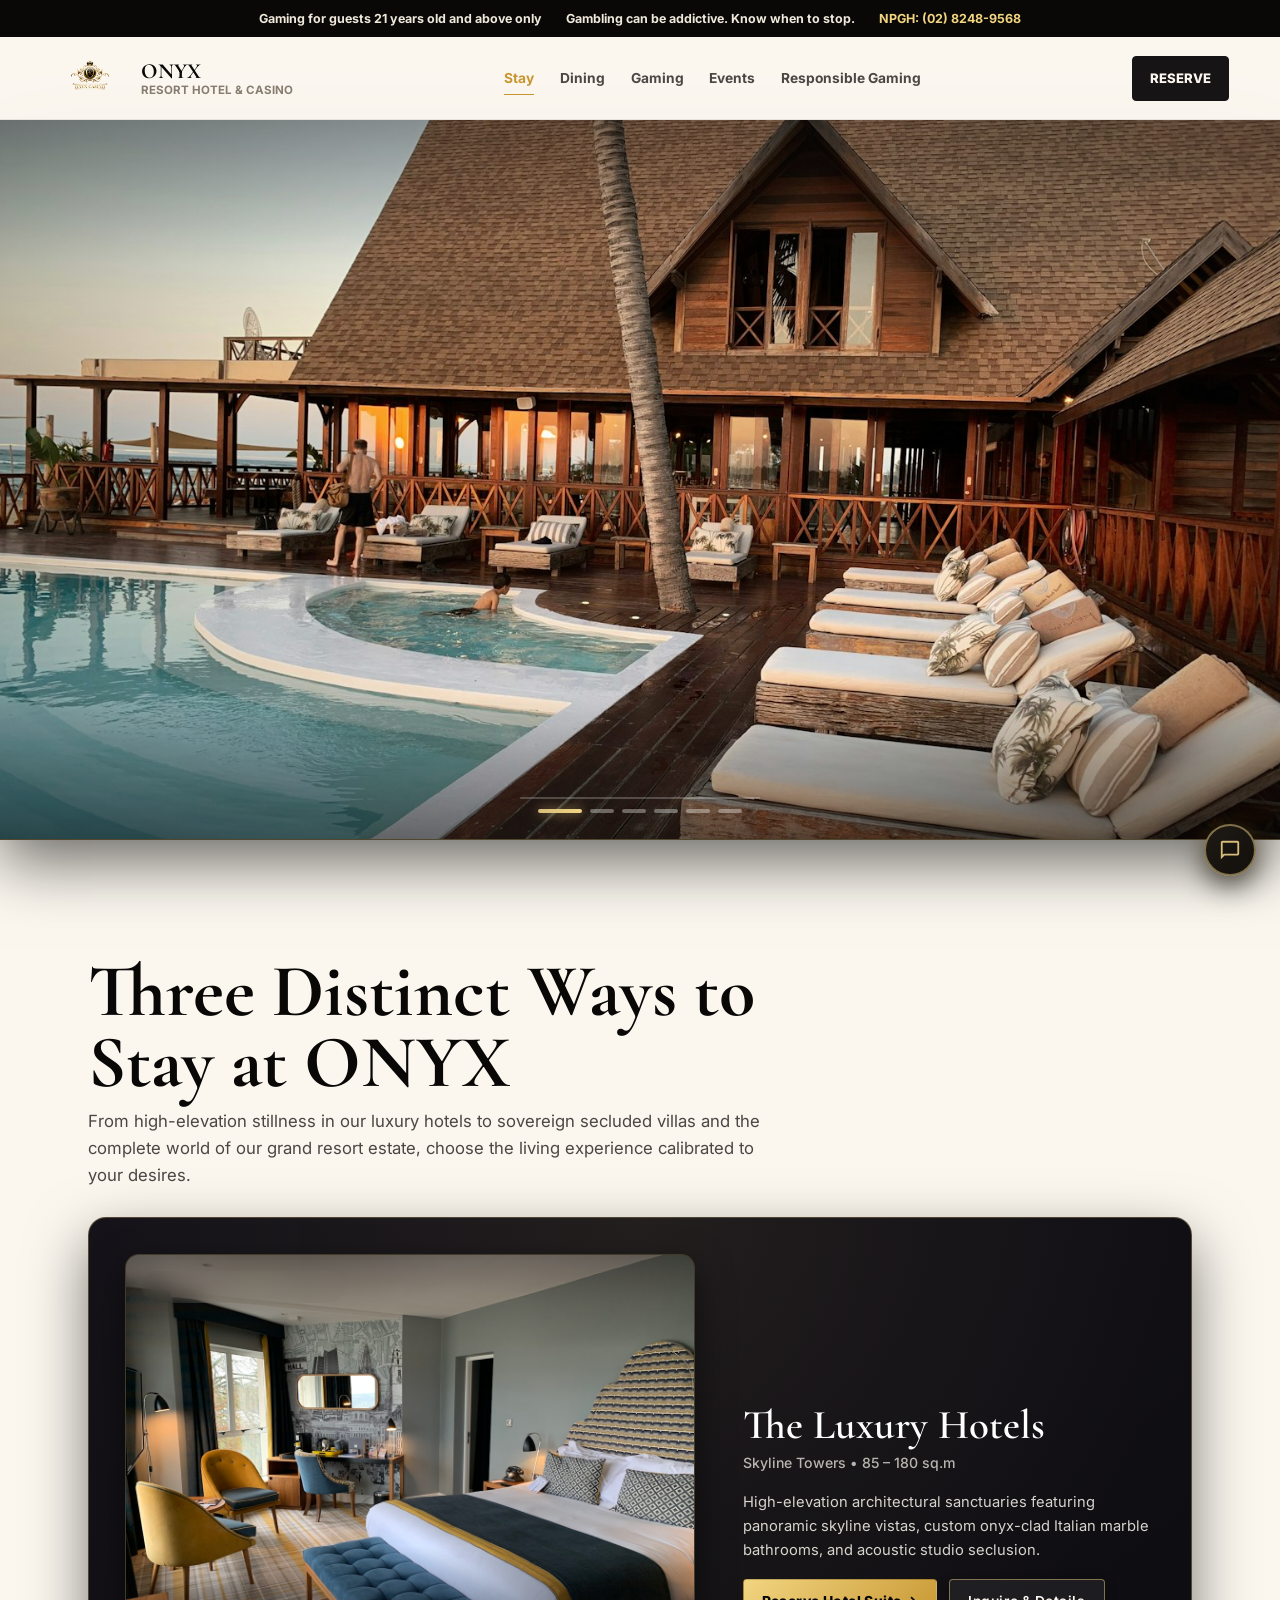
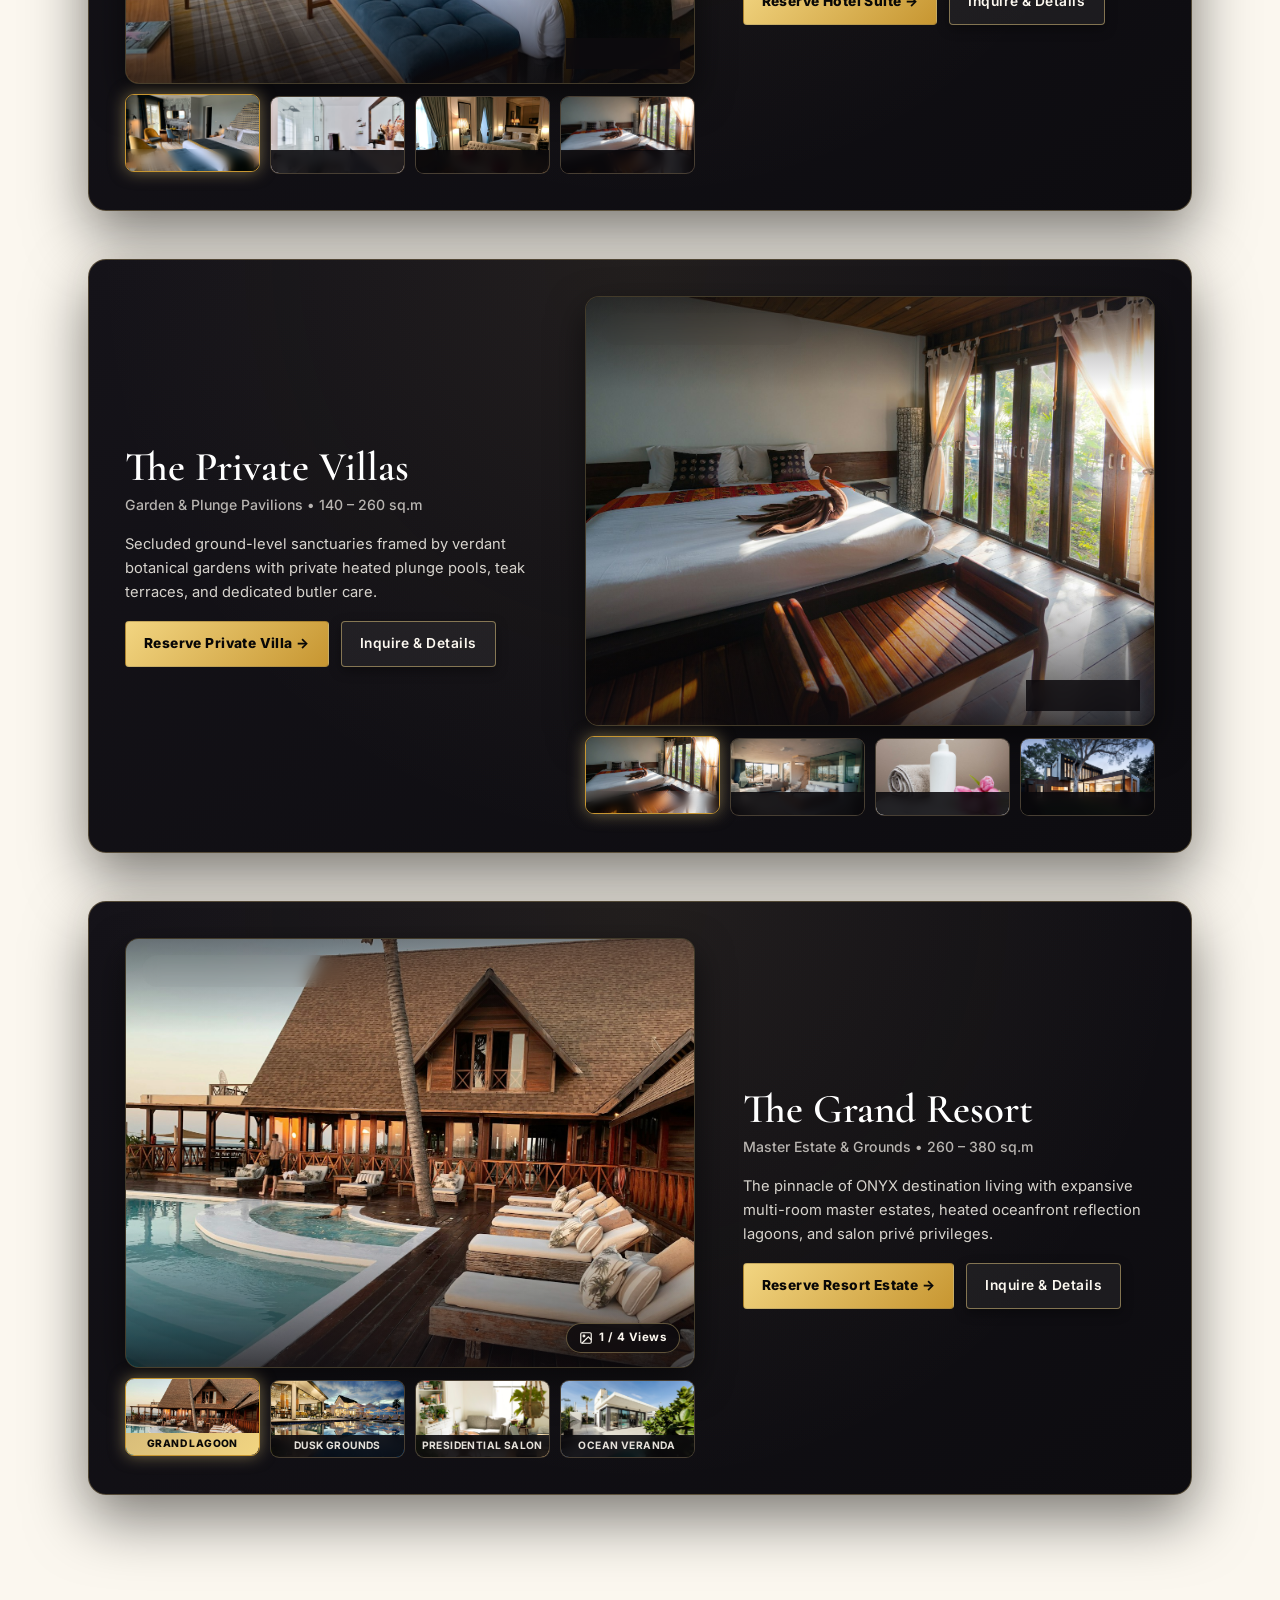
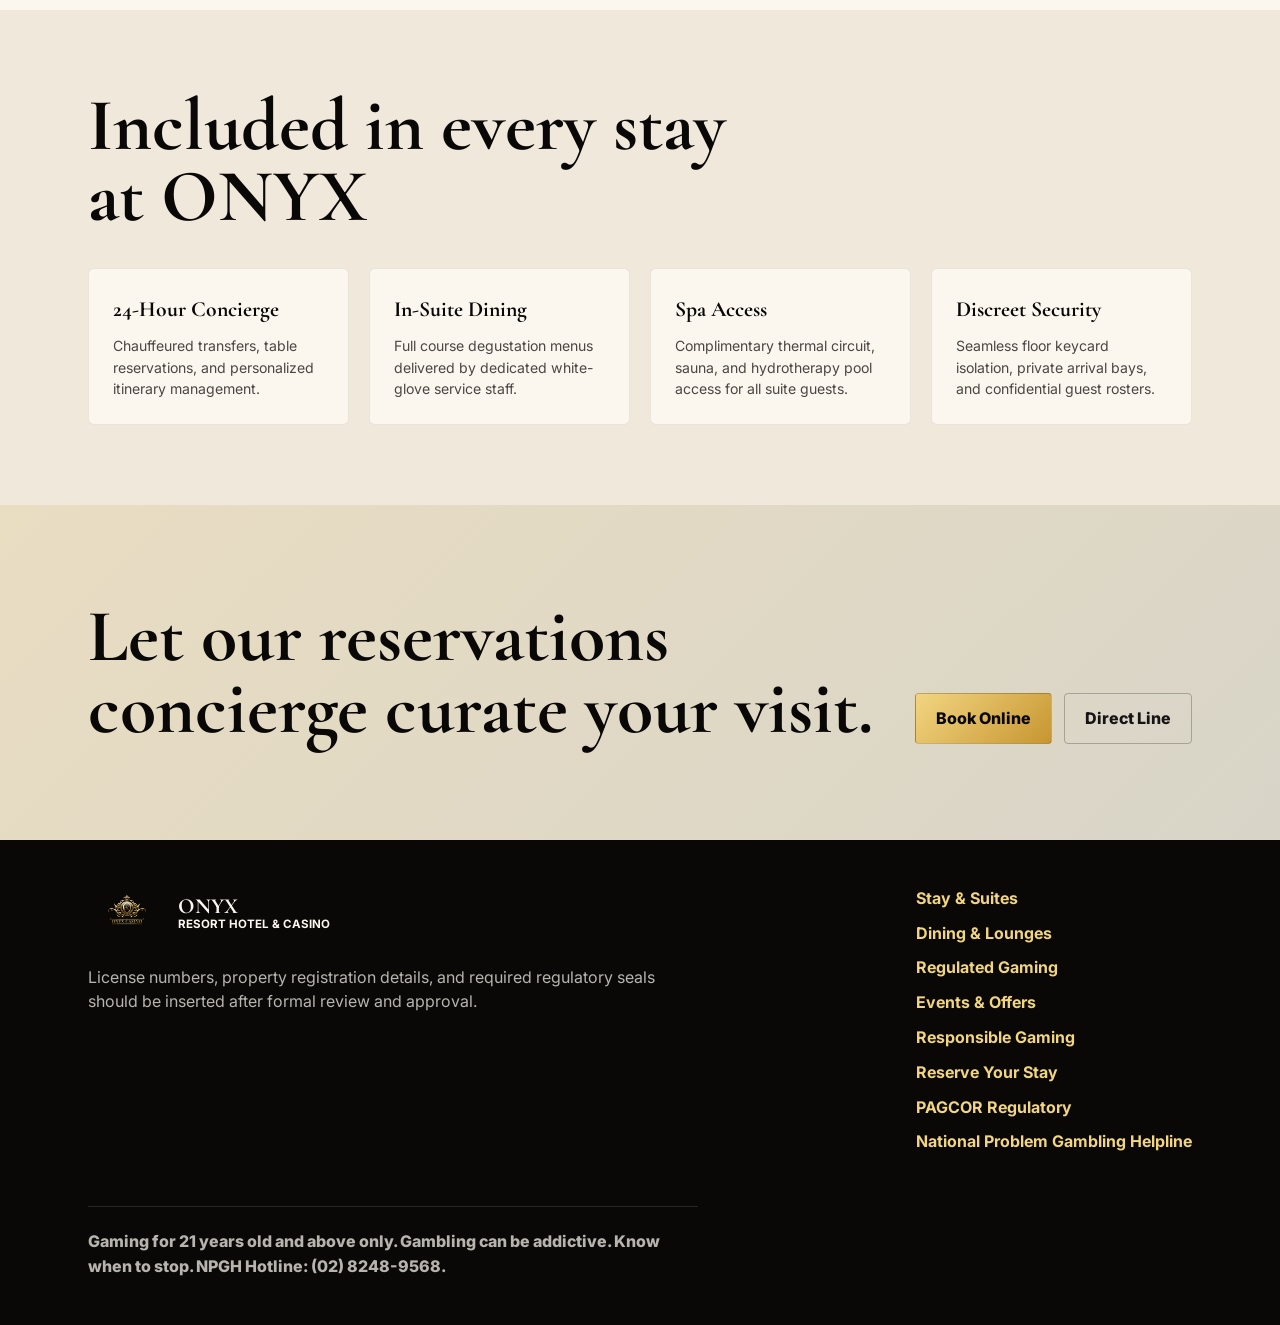
<file: stay.html>
<!doctype html>
<html lang="en">
  <head>
    <meta charset="UTF-8" />
    <meta name="viewport" content="width=device-width, initial-scale=1.0" />
    <meta
      name="description"
      content="Suites and luxury accommodations at ONYX. Discover private rooms, villas, butler service, and tailored hospitality."
    />
    <title>Suites & Accommodations | ONYX Resort Hotel & Casino</title>
    <link rel="preconnect" href="https://fonts.googleapis.com" />
    <link rel="preconnect" href="https://fonts.gstatic.com" crossorigin />
    <link
      href="https://fonts.googleapis.com/css2?family=Cormorant+Garamond:wght@500;600;700&family=Inter:wght@400;500;600;700&display=swap"
      rel="stylesheet"
    />
    <link rel="stylesheet" href="styles.css" />
  </head>
  <body>
    <div class="responsible-strip" aria-label="Responsible gaming notice">
      <span>Gaming for guests 21 years old and above only</span>
      <span>Gambling can be addictive. Know when to stop.</span>
      <a href="https://www.NPGH.ph">NPGH: (02) 8248-9568</a>
    </div>

    <header class="site-header" id="top">
      <a class="brand" href="index.html" aria-label="ONYX home">
        <img src="assets/onyx-logo.png" alt="ONYX logo" />
        <span>
          <strong>ONYX</strong>
          <small>Resort Hotel & Casino</small>
        </span>
      </a>
      <button class="menu-toggle" id="menuToggle" type="button" aria-expanded="false" aria-controls="siteNav">
        Menu
      </button>
      <nav class="site-nav" id="siteNav" aria-label="Main navigation">
        <a class="is-active" href="stay.html">Stay</a>
        <a href="dining.html">Dining</a>
        <a href="casino.html">Gaming</a>
        <a href="events.html">Events</a>
        <a href="responsible.html">Responsible Gaming</a>
      </nav>
      <a class="header-action" href="reserve.html">Reserve</a>
    </header>

    <main>
      <!-- ONYX Advertising Showcase Reel: Pure Cinematic Video & Photo Slideshow (No Text / No Buttons) -->
      <section class="stay-ad-slideshow" id="stayAdSlideshow" aria-label="ONYX Resort &amp; Villa Advertising Showcase">
        <div class="ad-slideshow__viewport">
          <!-- Slide 1: Resort Hotel Film Tour -->
          <div class="ad-slide is-active" data-index="0" data-type="video">
            <video
              class="ad-slide__media ad-slide__video"
              src="assets/stay/hotel-preview.mp4"
              poster="assets/stay/resort-hotel-hero.jpg"
              autoplay
              muted
              playsinline
            ></video>
            <div class="ad-slide__glow"></div>
          </div>

          <!-- Slide 2: Resort Hotel Dusk Panorama -->
          <div class="ad-slide" data-index="1" data-type="photo">
            <img
              class="ad-slide__media ad-slide__img"
              src="assets/stay/resort-hotel-hero.jpg"
              alt="ONYX Resort Hotel &amp; Reflection Pools"
            />
            <div class="ad-slide__glow"></div>
          </div>

          <!-- Slide 3: Garden Villa & Pavilion Film -->
          <div class="ad-slide" data-index="2" data-type="video">
            <video
              class="ad-slide__media ad-slide__video"
              src="assets/stay/villa-preview.mp4"
              poster="assets/stay/villa-pool.jpg"
              autoplay
              muted
              playsinline
            ></video>
            <div class="ad-slide__glow"></div>
          </div>

          <!-- Slide 4: Private Garden Villa Plunge Pool -->
          <div class="ad-slide" data-index="3" data-type="photo">
            <img
              class="ad-slide__media ad-slide__img"
              src="assets/stay/villa-pool.jpg"
              alt="Private Garden Villa Plunge Pool"
            />
            <div class="ad-slide__glow"></div>
          </div>

          <!-- Slide 5: Skyline Master Residence -->
          <div class="ad-slide" data-index="4" data-type="photo">
            <img
              class="ad-slide__media ad-slide__img"
              src="assets/stay/skyline-suite.jpg"
              alt="Skyline Master Residence Sanctuary"
            />
            <div class="ad-slide__glow"></div>
          </div>

          <!-- Slide 6: Royal Penthouse Sky Wing -->
          <div class="ad-slide" data-index="5" data-type="photo">
            <img
              class="ad-slide__media ad-slide__img"
              src="assets/suites/royal-2.jpg"
              alt="Royal Penthouse Sky Wing"
            />
            <div class="ad-slide__glow"></div>
          </div>
        </div>

        <!-- Subtle Minimalist Slide Indicators -->
        <div class="ad-slideshow__nav" aria-label="Slideshow progress">
          <div class="ad-progress-bar">
            <div class="ad-progress-fill" id="adProgressFill"></div>
          </div>
          <div class="ad-slide-indicators" id="adIndicators">
            <button type="button" class="ad-indicator is-active" data-slide="0" aria-label="Advertisement Slide 1: Resort Film"></button>
            <button type="button" class="ad-indicator" data-slide="1" aria-label="Advertisement Slide 2: Resort Grounds"></button>
            <button type="button" class="ad-indicator" data-slide="2" aria-label="Advertisement Slide 3: Villa Film"></button>
            <button type="button" class="ad-indicator" data-slide="3" aria-label="Advertisement Slide 4: Villa Pool"></button>
            <button type="button" class="ad-indicator" data-slide="4" aria-label="Advertisement Slide 5: Skyline Residence"></button>
            <button type="button" class="ad-indicator" data-slide="5" aria-label="Advertisement Slide 6: Royal Penthouse"></button>
          </div>
        </div>

        <!-- Hover Navigation Paddles -->
        <button type="button" class="ad-nav-paddle ad-nav-paddle--prev" id="adPaddlePrev" aria-label="Previous advertisement slide">
          <svg width="22" height="22" viewBox="0 0 24 24" fill="none" stroke="currentColor" stroke-width="2.5" stroke-linecap="round" stroke-linejoin="round">
            <polyline points="15 18 9 12 15 6"></polyline>
          </svg>
        </button>
        <button type="button" class="ad-nav-paddle ad-nav-paddle--next" id="adPaddleNext" aria-label="Next advertisement slide">
          <svg width="22" height="22" viewBox="0 0 24 24" fill="none" stroke="currentColor" stroke-width="2.5" stroke-linecap="round" stroke-linejoin="round">
            <polyline points="9 18 15 12 9 6"></polyline>
          </svg>
        </button>
      </section>

      <section class="section stay-options-section" id="suites" aria-labelledby="stayOptionsTitle">
        <div class="section__header" style="margin-bottom: 28px;">
          <h2 id="stayOptionsTitle">Three Distinct Ways to Stay at ONYX</h2>
          <p class="stay-options-intro">
            From high-elevation stillness in our luxury hotels to sovereign secluded villas and the complete world of our grand resort estate, choose the living experience calibrated to your desires.
          </p>
        </div>

        <div class="stay-showcase-list" id="stayOptionsGrid">
          <!-- Option 1: The Hotels (Photo Left / Details Right) -->
          <article class="stay-showcase-card" data-category="hotels" id="showcase-hotels">
            <!-- Photo Showcase Column (Left) -->
            <div class="stay-showcase-gallery" data-gallery="hotels">
              <div class="stay-gallery__viewport">
                <img
                  class="stay-gallery__main-img"
                  src="assets/suites/premier-1.jpg"
                  alt="The Luxury Hotels - Skyline Towers Master Bedroom"
                  loading="lazy"
                />
                <div class="stay-gallery__overlay-gradient"></div>
                <span class="stay-badge-pillar">Option 01 &bull; The Hotels</span>
                <span class="stay-gallery__counter">
                  <svg width="14" height="14" viewBox="0 0 24 24" fill="none" stroke="currentColor" stroke-width="2">
                    <rect x="3" y="3" width="18" height="18" rx="2" />
                    <circle cx="8.5" cy="8.5" r="1.5" />
                    <polyline points="21 15 16 10 5 21" />
                  </svg>
                  <span class="counter-text">1 / 4 Views</span>
                </span>
                <button type="button" class="stay-gallery__paddle stay-gallery__paddle--prev" aria-label="Previous view of The Luxury Hotels">
                  <svg width="20" height="20" viewBox="0 0 24 24" fill="none" stroke="currentColor" stroke-width="2.5" stroke-linecap="round" stroke-linejoin="round">
                    <polyline points="15 18 9 12 15 6"></polyline>
                  </svg>
                </button>
                <button type="button" class="stay-gallery__paddle stay-gallery__paddle--next" aria-label="Next view of The Luxury Hotels">
                  <svg width="20" height="20" viewBox="0 0 24 24" fill="none" stroke="currentColor" stroke-width="2.5" stroke-linecap="round" stroke-linejoin="round">
                    <polyline points="9 18 15 12 9 6"></polyline>
                  </svg>
                </button>
              </div>

              <!-- Interactive Multi-Angle Photo Selector (Bai Hotel Style) -->
              <div class="stay-gallery__thumbs" role="tablist" aria-label="Photo views for The Luxury Hotels">
                <button
                  type="button"
                  class="stay-thumb-btn is-active"
                  data-src="assets/suites/premier-1.jpg"
                  data-alt="Skyline Master Bedroom"
                  data-index="0"
                  aria-label="View 1: Skyline Master Bedroom"
                >
                  <img src="assets/suites/premier-1.jpg" alt="Master Bedroom Thumbnail" loading="lazy" />
                  <span class="thumb-label">Master Bed</span>
                </button>
                <button
                  type="button"
                  class="stay-thumb-btn"
                  data-src="assets/suites/premier-2.jpg"
                  data-alt="Italian Onyx Marble Bathroom"
                  data-index="1"
                  aria-label="View 2: Italian Onyx Marble Bathroom"
                >
                  <img src="assets/suites/premier-2.jpg" alt="Onyx Bath Thumbnail" loading="lazy" />
                  <span class="thumb-label">Onyx Bath</span>
                </button>
                <button
                  type="button"
                  class="stay-thumb-btn"
                  data-src="assets/stay/skyline-suite.jpg"
                  data-alt="High-Elevation Panoramic Sanctuary"
                  data-index="2"
                  aria-label="View 3: High-Elevation Panoramic Sanctuary"
                >
                  <img src="assets/stay/skyline-suite.jpg" alt="Skyline Sanctuary Thumbnail" loading="lazy" />
                  <span class="thumb-label">Skyline Vista</span>
                </button>
                <button
                  type="button"
                  class="stay-thumb-btn"
                  data-src="assets/suites/premier-3.jpg"
                  data-alt="Executive Salon &amp; Private Bar"
                  data-index="3"
                  aria-label="View 4: Executive Salon &amp; Private Bar"
                >
                  <img src="assets/suites/premier-3.jpg" alt="Executive Salon Thumbnail" loading="lazy" />
                  <span class="thumb-label">Salon &amp; Bar</span>
                </button>
              </div>
            </div>

            <!-- Content Column (Right) -->
            <div class="stay-showcase-info">
              <div class="stay-info__header">
                <h3 class="stay-info__title">The Luxury Hotels</h3>
                <p class="stay-info__subtitle">Skyline Towers &bull; 85 &ndash; 180 sq.m</p>
              </div>
              <p class="stay-info__description">
                High-elevation architectural sanctuaries featuring panoramic skyline vistas, custom onyx-clad Italian marble bathrooms, and acoustic studio seclusion.
              </p>
              <div class="stay-actions-wrap">
                <button type="button" class="button button--primary stay-details-trigger" data-stay-idx="0">
                  Reserve Hotel Suite &rarr;
                </button>
                <button type="button" class="button button--secondary stay-inquire-trigger" data-stay-idx="0">
                  Inquire &amp; Details
                </button>
              </div>
            </div>
          </article>

          <!-- Option 2: The Villas (Alternating Layout: Details Left / Photo Right, matching Bai Hotel) -->
          <article class="stay-showcase-card stay-showcase-card--reversed" data-category="villas" id="showcase-villas">
            <!-- Content Column (Left on Desktop, Below Photo on Mobile) -->
            <div class="stay-showcase-info">
              <div class="stay-info__header">
                <h3 class="stay-info__title">The Private Villas</h3>
                <p class="stay-info__subtitle">Garden &amp; Plunge Pavilions &bull; 140 &ndash; 260 sq.m</p>
              </div>
              <p class="stay-info__description">
                Secluded ground-level sanctuaries framed by verdant botanical gardens with private heated plunge pools, teak terraces, and dedicated butler care.
              </p>
              <div class="stay-actions-wrap">
                <button type="button" class="button button--primary stay-details-trigger" data-stay-idx="1">
                  Reserve Private Villa &rarr;
                </button>
                <button type="button" class="button button--secondary stay-inquire-trigger" data-stay-idx="1">
                  Inquire &amp; Details
                </button>
              </div>
            </div>

            <!-- Photo Showcase Column (Right on Desktop, Above Content on Mobile) -->
            <div class="stay-showcase-gallery" data-gallery="villas">
              <div class="stay-gallery__viewport">
                <img
                  class="stay-gallery__main-img"
                  src="assets/stay/villa-pool.jpg"
                  alt="The Private Villas - Private Heated Plunge Pool &amp; Garden Deck"
                  loading="lazy"
                />
                <div class="stay-gallery__overlay-gradient"></div>
                <span class="stay-badge-pillar">Option 02 &bull; The Villas</span>
                <span class="stay-gallery__counter">
                  <svg width="14" height="14" viewBox="0 0 24 24" fill="none" stroke="currentColor" stroke-width="2">
                    <rect x="3" y="3" width="18" height="18" rx="2" />
                    <circle cx="8.5" cy="8.5" r="1.5" />
                    <polyline points="21 15 16 10 5 21" />
                  </svg>
                  <span class="counter-text">1 / 4 Views</span>
                </span>
                <button type="button" class="stay-gallery__paddle stay-gallery__paddle--prev" aria-label="Previous view of The Private Villas">
                  <svg width="20" height="20" viewBox="0 0 24 24" fill="none" stroke="currentColor" stroke-width="2.5" stroke-linecap="round" stroke-linejoin="round">
                    <polyline points="15 18 9 12 15 6"></polyline>
                  </svg>
                </button>
                <button type="button" class="stay-gallery__paddle stay-gallery__paddle--next" aria-label="Next view of The Private Villas">
                  <svg width="20" height="20" viewBox="0 0 24 24" fill="none" stroke="currentColor" stroke-width="2.5" stroke-linecap="round" stroke-linejoin="round">
                    <polyline points="9 18 15 12 9 6"></polyline>
                  </svg>
                </button>
              </div>

              <!-- Interactive Multi-Angle Photo Selector -->
              <div class="stay-gallery__thumbs" role="tablist" aria-label="Photo views for The Private Villas">
                <button
                  type="button"
                  class="stay-thumb-btn is-active"
                  data-src="assets/stay/villa-pool.jpg"
                  data-alt="Private Heated Plunge Pool"
                  data-index="0"
                  aria-label="View 1: Private Heated Plunge Pool"
                >
                  <img src="assets/stay/villa-pool.jpg" alt="Plunge Pool Thumbnail" loading="lazy" />
                  <span class="thumb-label">Plunge Pool</span>
                </button>
                <button
                  type="button"
                  class="stay-thumb-btn"
                  data-src="assets/suites/garden-1.jpg"
                  data-alt="Garden Pavilion Living Salon"
                  data-index="1"
                  aria-label="View 2: Garden Pavilion Living Salon"
                >
                  <img src="assets/suites/garden-1.jpg" alt="Garden Living Thumbnail" loading="lazy" />
                  <span class="thumb-label">Pavilion Living</span>
                </button>
                <button
                  type="button"
                  class="stay-thumb-btn"
                  data-src="assets/suites/garden-2.jpg"
                  data-alt="Outdoor Garden Soaking Tub"
                  data-index="2"
                  aria-label="View 3: Outdoor Garden Soaking Tub"
                >
                  <img src="assets/suites/garden-2.jpg" alt="Outdoor Tub Thumbnail" loading="lazy" />
                  <span class="thumb-label">Outdoor Tub</span>
                </button>
                <button
                  type="button"
                  class="stay-thumb-btn"
                  data-src="assets/suites/garden-3.jpg"
                  data-alt="Verdant Botanical Veranda"
                  data-index="3"
                  aria-label="View 4: Verdant Botanical Veranda"
                >
                  <img src="assets/suites/garden-3.jpg" alt="Botanical Veranda Thumbnail" loading="lazy" />
                  <span class="thumb-label">Botanical Courtyard</span>
                </button>
              </div>
            </div>
          </article>

          <!-- Option 3: The Resort (Photo Left / Details Right) -->
          <article class="stay-showcase-card" data-category="resort" id="showcase-resort">
            <!-- Photo Showcase Column (Left) -->
            <div class="stay-showcase-gallery" data-gallery="resort">
              <div class="stay-gallery__viewport">
                <img
                  class="stay-gallery__main-img"
                  src="assets/stay/resort-hotel-hero.jpg"
                  alt="The Grand Resort - Oceanfront Reflection Lagoons &amp; Facade"
                  loading="lazy"
                />
                <div class="stay-gallery__overlay-gradient"></div>
                <span class="stay-badge-pillar">Option 03 &bull; The Resort</span>
                <span class="stay-gallery__counter">
                  <svg width="14" height="14" viewBox="0 0 24 24" fill="none" stroke="currentColor" stroke-width="2">
                    <rect x="3" y="3" width="18" height="18" rx="2" />
                    <circle cx="8.5" cy="8.5" r="1.5" />
                    <polyline points="21 15 16 10 5 21" />
                  </svg>
                  <span class="counter-text">1 / 4 Views</span>
                </span>
                <button type="button" class="stay-gallery__paddle stay-gallery__paddle--prev" aria-label="Previous view of The Grand Resort">
                  <svg width="20" height="20" viewBox="0 0 24 24" fill="none" stroke="currentColor" stroke-width="2.5" stroke-linecap="round" stroke-linejoin="round">
                    <polyline points="15 18 9 12 15 6"></polyline>
                  </svg>
                </button>
                <button type="button" class="stay-gallery__paddle stay-gallery__paddle--next" aria-label="Next view of The Grand Resort">
                  <svg width="20" height="20" viewBox="0 0 24 24" fill="none" stroke="currentColor" stroke-width="2.5" stroke-linecap="round" stroke-linejoin="round">
                    <polyline points="9 18 15 12 9 6"></polyline>
                  </svg>
                </button>
              </div>

              <!-- Interactive Multi-Angle Photo Selector -->
              <div class="stay-gallery__thumbs" role="tablist" aria-label="Photo views for The Grand Resort">
                <button
                  type="button"
                  class="stay-thumb-btn is-active"
                  data-src="assets/stay/resort-hotel-hero.jpg"
                  data-alt="Grand Facade &amp; Reflection Lagoons"
                  data-index="0"
                  aria-label="View 1: Grand Facade &amp; Reflection Lagoons"
                >
                  <img src="assets/stay/resort-hotel-hero.jpg" alt="Resort Facade Thumbnail" loading="lazy" />
                  <span class="thumb-label">Grand Lagoon</span>
                </button>
                <button
                  type="button"
                  class="stay-thumb-btn"
                  data-src="assets/stay/resort-grounds.jpg"
                  data-alt="Dusk Reflection Grounds"
                  data-index="1"
                  aria-label="View 2: Dusk Reflection Grounds"
                >
                  <img src="assets/stay/resort-grounds.jpg" alt="Resort Grounds Thumbnail" loading="lazy" />
                  <span class="thumb-label">Dusk Grounds</span>
                </button>
                <button
                  type="button"
                  class="stay-thumb-btn"
                  data-src="assets/suites/royal-1.jpg"
                  data-alt="Royal Presidential Living Salon"
                  data-index="2"
                  aria-label="View 3: Royal Presidential Living Salon"
                >
                  <img src="assets/suites/royal-1.jpg" alt="Royal Salon Thumbnail" loading="lazy" />
                  <span class="thumb-label">Presidential Salon</span>
                </button>
                <button
                  type="button"
                  class="stay-thumb-btn"
                  data-src="assets/suites/royal-2.jpg"
                  data-alt="Ocean Horizon Sky Veranda"
                  data-index="3"
                  aria-label="View 4: Ocean Horizon Sky Veranda"
                >
                  <img src="assets/suites/royal-2.jpg" alt="Sky Veranda Thumbnail" loading="lazy" />
                  <span class="thumb-label">Ocean Veranda</span>
                </button>
              </div>
            </div>

            <!-- Content Column (Right) -->
            <div class="stay-showcase-info">
              <div class="stay-info__header">
                <h3 class="stay-info__title">The Grand Resort</h3>
                <p class="stay-info__subtitle">Master Estate &amp; Grounds &bull; 260 &ndash; 380 sq.m</p>
              </div>
              <p class="stay-info__description">
                The pinnacle of ONYX destination living with expansive multi-room master estates, heated oceanfront reflection lagoons, and salon priv&eacute; privileges.
              </p>
              <div class="stay-actions-wrap">
                <button type="button" class="button button--primary stay-details-trigger" data-stay-idx="2">
                  Reserve Resort Estate &rarr;
                </button>
                <button type="button" class="button button--secondary stay-inquire-trigger" data-stay-idx="2">
                  Inquire &amp; Details
                </button>
              </div>
            </div>
          </article>
        </div>
      </section>

      <section class="section" style="background: var(--linen); padding-block: 80px;">
        <div class="section__header">
          <h2>Included in every stay at ONYX</h2>
        </div>
        <div class="grid-4col" style="margin-top: 36px;">
          <div style="background: var(--ivory); padding: 24px; border-radius: 6px; border: 1px solid rgba(23,20,22,0.08);">
            <h4 style="margin: 0 0 8px; font-family: 'Cormorant Garamond', Georgia, serif; font-size: 1.35rem; color: var(--ink);">24-Hour Concierge</h4>
            <p style="margin: 0; font-size: 0.88rem; color: var(--smoke);">Chauffeured transfers, table reservations, and personalized itinerary management.</p>
          </div>
          <div style="background: var(--ivory); padding: 24px; border-radius: 6px; border: 1px solid rgba(23,20,22,0.08);">
            <h4 style="margin: 0 0 8px; font-family: 'Cormorant Garamond', Georgia, serif; font-size: 1.35rem; color: var(--ink);">In-Suite Dining</h4>
            <p style="margin: 0; font-size: 0.88rem; color: var(--smoke);">Full course degustation menus delivered by dedicated white-glove service staff.</p>
          </div>
          <div style="background: var(--ivory); padding: 24px; border-radius: 6px; border: 1px solid rgba(23,20,22,0.08);">
            <h4 style="margin: 0 0 8px; font-family: 'Cormorant Garamond', Georgia, serif; font-size: 1.35rem; color: var(--ink);">Spa Access</h4>
            <p style="margin: 0; font-size: 0.88rem; color: var(--smoke);">Complimentary thermal circuit, sauna, and hydrotherapy pool access for all suite guests.</p>
          </div>
          <div style="background: var(--ivory); padding: 24px; border-radius: 6px; border: 1px solid rgba(23,20,22,0.08);">
            <h4 style="margin: 0 0 8px; font-family: 'Cormorant Garamond', Georgia, serif; font-size: 1.35rem; color: var(--ink);">Discreet Security</h4>
            <p style="margin: 0; font-size: 0.88rem; color: var(--smoke);">Seamless floor keycard isolation, private arrival bays, and confidential guest rosters.</p>
          </div>
        </div>
      </section>

      <section class="contact-band" aria-labelledby="stayContact">
        <div>
          <h2 id="stayContact">Let our reservations concierge curate your visit.</h2>
        </div>
        <div class="contact-actions">
          <a class="button button--primary" href="reserve.html">Book Online</a>
          <a class="button button--secondary" href="tel:+63200000000">Direct Line</a>
        </div>
      </section>

      <!-- Stay Details & Reservation / Inquiry Pop-up Modal -->
      <div class="stay-details-modal" id="stayDetailsModal" role="dialog" aria-modal="true" aria-hidden="true" aria-labelledby="stayModalTitle">
        <div class="stay-details-modal__backdrop" id="stayModalBackdrop"></div>
        <div class="stay-details-modal__dialog">
          <button type="button" class="stay-details-modal__close" id="stayModalClose" aria-label="Close details" title="Close (Esc)">
            <svg width="20" height="20" viewBox="0 0 24 24" fill="none" stroke="currentColor" stroke-width="2.5" stroke-linecap="round" stroke-linejoin="round">
              <line x1="18" y1="6" x2="6" y2="18"></line>
              <line x1="6" y1="6" x2="18" y2="18"></line>
            </svg>
          </button>

          <!-- Modal Header -->
          <div class="stay-modal-header">
            <div class="stay-modal-badge" id="stayModalBadge">Option 01 &bull; The Hotels</div>
            <h2 class="stay-modal-title" id="stayModalTitle">The Luxury Hotels</h2>
            <p class="stay-modal-subtitle" id="stayModalSubtitle">Skyline Towers &bull; 85 &ndash; 180 sq.m &bull; Levels 40&ndash;58</p>
          </div>

          <!-- Modal Main Body Grid: Details & Pricing Left / Fill-up Form Right -->
          <div class="stay-modal-grid">
            <!-- Left: Pricing & Specifications -->
            <div class="stay-modal-details-col">
              <!-- Price Banner -->
              <div class="stay-modal-rate-card">
                <div>
                  <span class="stay-modal-rate-label">Starting Price</span>
                  <div class="stay-modal-rate-val">
                    <span id="stayModalPrice">&#8369;28,000</span>
                    <small id="stayModalPriceUnit">/ night</small>
                  </div>
                </div>
                <div class="stay-modal-rate-badge">&#10003; Best Rate Guaranteed</div>
              </div>

              <!-- Media Preview -->
              <div class="stay-modal-preview-box">
                <img id="stayModalImg" src="assets/suites/premier-1.jpg" alt="Stay Preview" class="stay-modal-img" />
                <div class="stay-modal-img-caption" id="stayModalCaption">Master Bedroom &bull; Panoramic Skyline</div>
              </div>

              <!-- Full Description -->
              <p class="stay-modal-desc" id="stayModalDesc">
                High-elevation architectural sanctuaries featuring panoramic skyline vistas, custom onyx-clad Italian marble bathrooms, STC 62 acoustic studio seclusion, and an executive workspace tuned for deep contemplation.
              </p>

              <!-- 6 Specs Grid -->
              <div class="stay-modal-specs" id="stayModalSpecs">
                <div class="stay-modal-spec-item">
                  <span class="stay-modal-spec-label">Experience</span>
                  <span class="stay-modal-spec-val" id="specVal0">High-Rise Tower Suites</span>
                </div>
                <div class="stay-modal-spec-item">
                  <span class="stay-modal-spec-label">Occupancy</span>
                  <span class="stay-modal-spec-val" id="specVal1">2 Adults</span>
                </div>
                <div class="stay-modal-spec-item">
                  <span class="stay-modal-spec-label">Bed Type</span>
                  <span class="stay-modal-spec-val" id="specVal2">Custom King &bull; 800-thread Frette</span>
                </div>
                <div class="stay-modal-spec-item">
                  <span class="stay-modal-spec-label">Acoustics</span>
                  <span class="stay-modal-spec-val" id="specVal3">STC 62 Studio Seclusion</span>
                </div>
                <div class="stay-modal-spec-item">
                  <span class="stay-modal-spec-label">Bath</span>
                  <span class="stay-modal-spec-val" id="specVal4">Onyx Marble Soaking Tub</span>
                </div>
                <div class="stay-modal-spec-item">
                  <span class="stay-modal-spec-label">Service</span>
                  <span class="stay-modal-spec-val" id="specVal5">24/7 White-Glove In-Room</span>
                </div>
              </div>

              <!-- Inclusions & Tags -->
              <div class="stay-modal-tags-wrap">
                <span class="stay-modal-tags-title">Key Highlights &amp; Inclusions:</span>
                <div class="tag-list" id="stayModalTags">
                  <span class="tag-pill">Skyline Vista</span>
                  <span class="tag-pill">Onyx Bath</span>
                  <span class="tag-pill">Nespresso Bar</span>
                  <span class="tag-pill">Soundproofed</span>
                </div>
              </div>
            </div>

            <!-- Right: Reservation & Inquiry Fill-Up Form -->
            <div class="stay-modal-form-col">
              <div class="stay-modal-form-card" id="stayFormCard">
                <div class="stay-form-header">
                  <h3>Reserve or Inquire</h3>
                  <p>Fill out the details below. Our reservation concierge liaison will confirm your booking within 15 minutes.</p>
                </div>

                <form id="stayReserveForm" class="stay-reserve-form">
                  <div class="stay-form-group">
                    <label for="stayFormAccommodation">Selected Accommodation</label>
                    <select id="stayFormAccommodation" name="accommodation" required class="stay-form-input">
                      <option value="The Luxury Hotels">Option 01 &bull; The Luxury Hotels (From &#8369;28,000/night)</option>
                      <option value="The Private Villas">Option 02 &bull; The Private Villas (From &#8369;46,000/night)</option>
                      <option value="The Grand Resort">Option 03 &bull; The Grand Resort (From &#8369;78,000/night)</option>
                    </select>
                  </div>

                  <div class="stay-form-row">
                    <div class="stay-form-group">
                      <label for="stayFormCheckIn">Check-In Date</label>
                      <input type="date" id="stayFormCheckIn" name="checkin" required class="stay-form-input" />
                    </div>
                    <div class="stay-form-group">
                      <label for="stayFormCheckOut">Check-Out Date</label>
                      <input type="date" id="stayFormCheckOut" name="checkout" required class="stay-form-input" />
                    </div>
                  </div>

                  <div class="stay-form-group">
                    <label for="stayFormGuests">Number of Guests</label>
                    <select id="stayFormGuests" name="guests" class="stay-form-input">
                      <option value="1 Adult">1 Adult</option>
                      <option value="2 Adults" selected>2 Adults</option>
                      <option value="3 Adults">3 Adults</option>
                      <option value="4+ Adults / Family">4+ Adults / Family</option>
                    </select>
                  </div>

                  <div class="stay-form-group">
                    <label for="stayFormName">Full Name</label>
                    <input type="text" id="stayFormName" name="name" required placeholder="e.g. Lord Julian Vance" class="stay-form-input" />
                  </div>

                  <div class="stay-form-row">
                    <div class="stay-form-group">
                      <label for="stayFormEmail">Email Address</label>
                      <input type="email" id="stayFormEmail" name="email" required placeholder="name@domain.com" class="stay-form-input" />
                    </div>
                    <div class="stay-form-group">
                      <label for="stayFormPhone">Phone / Mobile</label>
                      <input type="tel" id="stayFormPhone" name="phone" required placeholder="+63 900 000 0000" class="stay-form-input" />
                    </div>
                  </div>

                  <div class="stay-form-group">
                    <label for="stayFormNotes">Special Requests / Inquiries (Optional)</label>
                    <textarea id="stayFormNotes" name="notes" rows="2" placeholder="Airport chauffeur pickup, dietary preferences, high-floor preference..." class="stay-form-input"></textarea>
                  </div>

                  <button type="submit" class="button button--primary stay-form-submit-btn">
                    Submit Reservation &amp; Inquiry Request &rarr;
                  </button>
                </form>

                <!-- Confirmation Success Card -->
                <div id="stayFormSuccess" class="stay-form-success" style="display: none;">
                  <div class="stay-success-icon">&#10003;</div>
                  <h3>Request Received</h3>
                  <p class="stay-success-lead">
                    Thank you, <strong id="successGuestName">Guest</strong>. Your reservation inquiry for <strong id="successAccommodation">The Luxury Hotels</strong> has been received.
                  </p>
                  <div class="stay-success-ref-box">
                    <span>Confirmation Code</span>
                    <strong id="successRefCode">ONYX-STAY-8829</strong>
                  </div>
                  <p class="stay-success-sub">
                    A dedicated concierge liaison will contact you via email and phone within 15 minutes to finalize your itinerary and arrival protocols.
                  </p>
                  <button type="button" class="button button--secondary" id="stayResetFormBtn" style="margin-top: 10px;">
                    Submit Another Inquiry
                  </button>
                </div>

                <!-- Direct Concierge Help Footer -->
                <div class="stay-modal-concierge-help">
                  <span>Need immediate telephone booking?</span>
                  <a href="tel:+63200000000" class="stay-help-link">Direct Line: +63 (2) 8000-ONYX</a>
                </div>
              </div>
            </div>
          </div>
        </div>
      </div>
    </main>

    <footer class="site-footer">
      <div>
        <a class="brand brand--footer" href="index.html">
          <img src="assets/onyx-logo.png" alt="ONYX logo" />
          <span>
            <strong>ONYX</strong>
            <small>Resort Hotel & Casino</small>
          </span>
        </a>
        <p>
          License numbers, property registration details, and required regulatory seals should
          be inserted after formal review and approval.
        </p>
      </div>
      <div class="footer-links">
        <a href="stay.html">Stay &amp; Suites</a>
        <a href="dining.html">Dining &amp; Lounges</a>
        <a href="casino.html">Regulated Gaming</a>
        <a href="events.html">Events &amp; Offers</a>
        <a href="responsible.html">Responsible Gaming</a>
        <a href="reserve.html">Reserve Your Stay</a>
        <a href="https://www.pagcor.ph/regulatory/">PAGCOR Regulatory</a>
        <a href="https://www.NPGH.ph">National Problem Gambling Helpline</a>
      </div>
      <p class="footer-notice">
        Gaming for 21 years old and above only. Gambling can be addictive. Know when to stop.
        NPGH Hotline: (02) 8248-9568.
      </p>
    </footer>

    <script src="script.js"></script>
  </body>
</html>
</file>
<file: styles.css>
:root {
  --ink: #090807;
  --onyx: #171416;
  --charcoal: #29252a;
  --smoke: #4c4644;
  --ivory: #fbf7ef;
  --linen: #efe8db;
  --champagne: #d8bd7a;
  --gold: #c79631;
  --pale-gold: #f2d581;
  --moss: #32493d;
  --claret: #5e2026;
  --muted: #867d70;
  --line: rgba(216, 189, 122, 0.28);
  --shadow: 0 24px 70px rgba(9, 8, 7, 0.28);
  --gold-300: #f2d581;
  --gold-400: #e5c158;
  --gold-500: #d4af37;
  --gold-600: #b89228;
  --text-muted: #a69f91;
  --font-display: "Cormorant Garamond", Georgia, serif;
  --font-body: "Inter", Arial, sans-serif;
  color-scheme: light;
}

* {
  box-sizing: border-box;
}

html {
  scroll-behavior: smooth;
}

body {
  margin: 0;
  background: var(--ivory);
  color: var(--onyx);
  font-family: "Inter", Arial, sans-serif;
  line-height: 1.55;
}

body.is-locked {
  overflow: hidden;
}

img {
  display: block;
  max-width: 100%;
}

a {
  color: inherit;
  text-decoration: none;
}

button,
input,
select {
  font: inherit;
}

.age-gate {
  position: fixed;
  inset: 0;
  z-index: 100;
  display: grid;
  place-items: center;
  padding: 24px;
  background:
    linear-gradient(135deg, rgba(9, 8, 7, 0.92), rgba(41, 37, 42, 0.9)),
    radial-gradient(circle at top right, rgba(199, 150, 49, 0.22), transparent 32%);
}

.age-gate[hidden] {
  display: none;
}

.age-gate__panel {
  width: min(100%, 520px);
  padding: clamp(28px, 5vw, 46px);
  background: rgba(251, 247, 239, 0.96);
  border: 1px solid rgba(242, 213, 129, 0.42);
  border-radius: 8px;
  box-shadow: var(--shadow);
  text-align: center;
}

.age-gate__logo {
  width: min(230px, 62vw);
  margin: 0 auto 18px;
}

.age-gate h2 {
  margin: 8px 0 12px;
  color: var(--ink);
  font-family: "Cormorant Garamond", Georgia, serif;
  font-size: clamp(2rem, 5vw, 3rem);
  line-height: 0.98;
}

.age-gate p {
  margin: 0 auto;
  max-width: 38rem;
  color: var(--smoke);
}

.age-gate__actions {
  display: flex;
  flex-wrap: wrap;
  justify-content: center;
  gap: 12px;
  margin: 26px 0 18px;
}

.age-gate__note {
  font-size: 0.88rem;
  font-weight: 700;
}

.responsible-strip {
  display: flex;
  flex-wrap: wrap;
  justify-content: center;
  gap: 8px 24px;
  padding: 9px 18px;
  background: var(--ink);
  color: var(--linen);
  font-size: 0.78rem;
  font-weight: 700;
  text-align: center;
}

.responsible-strip a {
  color: var(--pale-gold);
}

.site-header {
  position: sticky;
  top: 0;
  z-index: 50;
  display: grid;
  grid-template-columns: auto 1fr auto;
  align-items: center;
  gap: 22px;
  padding: 14px clamp(18px, 4vw, 56px);
  background: rgba(251, 247, 239, 0.93);
  border-bottom: 1px solid rgba(23, 20, 22, 0.08);
  backdrop-filter: blur(18px);
}

.brand {
  display: inline-flex;
  align-items: center;
  gap: 12px;
  min-width: 0;
  flex-shrink: 0;
  white-space: nowrap;
}

.brand img {
  width: 78px;
  height: 54px;
  object-fit: contain;
}

.brand span {
  display: grid;
  line-height: 1.1;
}

.brand strong {
  font-family: "Cormorant Garamond", Georgia, serif;
  font-size: 1.35rem;
  color: var(--ink);
}

.brand small {
  color: var(--muted);
  font-size: 0.72rem;
  font-weight: 700;
  text-transform: uppercase;
}

.site-nav {
  display: flex;
  justify-content: center;
  gap: clamp(14px, 2vw, 32px);
  color: var(--smoke);
  font-size: 0.86rem;
  font-weight: 700;
}

.site-nav a {
  position: relative;
  padding-block: 8px;
}

.site-nav a::after {
  position: absolute;
  right: 0;
  bottom: 2px;
  left: 0;
  height: 1px;
  background: var(--gold);
  content: "";
  transform: scaleX(0);
  transform-origin: left;
  transition: transform 180ms ease;
}

.site-nav a:hover::after,
.site-nav a:focus-visible::after,
.site-nav a.is-active::after {
  transform: scaleX(1);
}

.site-nav a.is-active {
  color: var(--gold);
}

.header-action {
  justify-self: end;
  padding: 11px 17px;
  background: var(--onyx);
  border: 1px solid var(--onyx);
  border-radius: 4px;
  color: var(--ivory);
  font-size: 0.82rem;
  font-weight: 800;
  text-transform: uppercase;
}

.menu-toggle {
  display: none;
  justify-self: end;
  padding: 9px 12px;
  background: transparent;
  border: 1px solid rgba(23, 20, 22, 0.18);
  border-radius: 4px;
  color: var(--onyx);
  cursor: pointer;
  font-size: 0.82rem;
  font-weight: 800;
  text-transform: uppercase;
}

.button {
  display: inline-flex;
  align-items: center;
  justify-content: center;
  min-height: 46px;
  padding: 12px 20px;
  border: 1px solid transparent;
  border-radius: 4px;
  cursor: pointer;
  font-weight: 800;
  text-align: center;
  transition:
    transform 180ms ease,
    border-color 180ms ease,
    background 180ms ease,
    color 180ms ease;
}

.button:hover,
.button:focus-visible {
  transform: translateY(-1px);
}

.button--primary {
  background: linear-gradient(135deg, var(--pale-gold), var(--gold));
  border-color: rgba(9, 8, 7, 0.16);
  color: var(--ink);
}

.button--secondary {
  background: transparent;
  border-color: rgba(9, 8, 7, 0.25);
  color: var(--onyx);
}

.button--ghost {
  background: rgba(251, 247, 239, 0.08);
  border-color: rgba(242, 213, 129, 0.46);
  color: var(--ivory);
}

.hero {
  position: relative;
  display: grid;
  align-items: center;
  min-height: clamp(480px, calc(100vh - 180px), 660px);
  padding: clamp(56px, 8vw, 110px) clamp(20px, 7vw, 88px);
  overflow: hidden;
  background:
    radial-gradient(ellipse at 78% 45%, rgba(199, 150, 49, 0.16) 0%, transparent 50%),
    linear-gradient(135deg, var(--ink) 0%, var(--charcoal) 55%, #181c19 100%);
  color: var(--ivory);
}

.hero--cinematic {
  grid-template-columns: minmax(320px, 1.15fr) minmax(300px, 0.95fr);
  gap: clamp(32px, 5vw, 64px);
}

.hero__particles {
  position: absolute;
  inset: 0;
  width: 100%;
  height: 100%;
  pointer-events: none;
  z-index: 1;
}

.hero__ambient-glow {
  position: absolute;
  top: 50%;
  right: 18%;
  transform: translate(50%, -50%);
  width: min(580px, 60vw);
  aspect-ratio: 1;
  background: radial-gradient(circle, rgba(242, 213, 129, 0.2) 0%, rgba(199, 150, 49, 0.08) 42%, transparent 70%);
  filter: blur(50px);
  pointer-events: none;
  z-index: 0;
  animation: auraPulse 6.5s ease-in-out infinite alternate;
}

.hero::after {
  position: absolute;
  right: 0;
  bottom: 0;
  left: 0;
  height: 32%;
  background:
    linear-gradient(180deg, transparent, rgba(9, 8, 7, 0.76)),
    repeating-linear-gradient(90deg, transparent 0 74px, rgba(242, 213, 129, 0.06) 74px 75px);
  content: "";
  pointer-events: none;
  z-index: 1;
}

.hero__content {
  position: relative;
  z-index: 2;
  max-width: 740px;
  transition:
    opacity 0.75s cubic-bezier(0.4, 0, 0.2, 1),
    transform 0.75s cubic-bezier(0.4, 0, 0.2, 1),
    filter 0.75s ease;
  will-change: opacity, transform, filter;
}

.hero__content.is-vanished {
  opacity: 0;
  transform: translateY(-16px) scale(0.98);
  filter: blur(5px);
  pointer-events: none;
}

/* ==========================================================================
   3D Flipping Casino Ace Playing Card
   ========================================================================== */
.hero__stage {
  position: relative;
  z-index: 2;
  display: flex;
  justify-content: center;
  align-items: center;
  perspective: 1400px;
}

.hero__stage-halo {
  position: absolute;
  width: 360px;
  height: 360px;
  border-radius: 50%;
  background: radial-gradient(circle, rgba(242, 213, 129, 0.28) 0%, rgba(199, 150, 49, 0.08) 50%, transparent 72%);
  filter: blur(34px);
  pointer-events: none;
  animation: haloSpin 14s linear infinite;
}

.playing-card-container {
  position: relative;
  width: min(100%, 316px);
  height: 450px;
  perspective: 1400px;
  animation: emblemFloat 6.8s ease-in-out infinite alternate;
}

.playing-card {
  position: relative;
  width: 100%;
  height: 100%;
  border-radius: 16px;
  transform-style: preserve-3d;
  transition: transform 0.85s cubic-bezier(0.34, 1.45, 0.64, 1), box-shadow 0.4s ease;
  cursor: pointer;
  user-select: none;
  box-shadow:
    0 30px 80px rgba(0, 0, 0, 0.65),
    0 0 35px rgba(199, 150, 49, 0.16);
}

/* 3D Flip on Hover or Active class */
.playing-card-container:hover .playing-card,
.playing-card.is-flipped {
  transform: rotateY(180deg);
  box-shadow:
    0 40px 105px rgba(0, 0, 0, 0.75),
    0 0 55px rgba(199, 150, 49, 0.32);
}

/* Card Faces */
.playing-card__face {
  position: absolute;
  inset: 0;
  width: 100%;
  height: 100%;
  border-radius: 16px;
  backface-visibility: hidden;
  -webkit-backface-visibility: hidden;
  overflow: hidden;
  display: flex;
  flex-direction: column;
}

/* --------------------------------------------------------------------------
   Card Back: Luxury Casino Guilloché Design
   -------------------------------------------------------------------------- */
.playing-card__face--back {
  transform: rotateY(0deg);
  background:
    radial-gradient(circle at 50% 50%, rgba(199, 150, 49, 0.16) 0%, transparent 70%),
    repeating-linear-gradient(45deg, rgba(216, 189, 122, 0.08) 0, rgba(216, 189, 122, 0.08) 1px, transparent 0, transparent 10px),
    repeating-linear-gradient(-45deg, rgba(216, 189, 122, 0.08) 0, rgba(216, 189, 122, 0.08) 1px, transparent 0, transparent 10px),
    linear-gradient(145deg, #1f1b21 0%, #0d0b0e 65%, #050405 100%);
  border: 3px solid rgba(216, 189, 122, 0.45);
  box-shadow: inset 0 0 20px rgba(0, 0, 0, 0.8);
  padding: 14px;
}

.card-back__inner-frame {
  position: relative;
  flex: 1;
  border: 1px solid rgba(242, 213, 129, 0.42);
  border-radius: 10px;
  display: flex;
  flex-direction: column;
  align-items: center;
  justify-content: center;
  padding: 20px;
  background: radial-gradient(circle at 50% 50%, rgba(35, 29, 36, 0.8), rgba(12, 10, 13, 0.95));
}

.card-back__inner-frame::before {
  position: absolute;
  inset: 4px;
  border: 1px dashed rgba(216, 189, 122, 0.25);
  border-radius: 6px;
  content: "";
  pointer-events: none;
}

.card-back__medallion {
  display: flex;
  flex-direction: column;
  align-items: center;
  justify-content: center;
  position: relative;
  z-index: 2;
}

.card-back__emblem {
  width: 140px;
  height: 140px;
  object-fit: contain;
  filter: drop-shadow(0 10px 20px rgba(0, 0, 0, 0.6)) drop-shadow(0 0 16px rgba(199, 150, 49, 0.4));
  margin-bottom: 8px;
}

.card-back__brand {
  font-family: "Cormorant Garamond", Georgia, serif;
  font-size: 1.6rem;
  font-weight: 700;
  letter-spacing: 0.16em;
  color: var(--pale-gold);
  line-height: 1;
  margin-top: 4px;
}

.card-back__sub {
  font-size: 0.68rem;
  font-weight: 800;
  text-transform: uppercase;
  letter-spacing: 0.22em;
  color: var(--champagne);
  opacity: 0.85;
  margin-top: 6px;
}

.card-back__flip-prompt {
  display: flex;
  align-items: center;
  justify-content: center;
  gap: 8px;
  margin-top: 10px;
  font-size: 0.72rem;
  font-weight: 800;
  text-transform: uppercase;
  letter-spacing: 0.1em;
  color: var(--pale-gold);
  background: rgba(242, 213, 129, 0.1);
  padding: 6px 14px;
  border-radius: 20px;
  border: 1px solid rgba(242, 213, 129, 0.25);
}

.card-back__flip-icon {
  font-size: 1rem;
  color: var(--gold);
}

/* --------------------------------------------------------------------------
   Card Front: The Ace of Spades (ONYX Logo Centerpiece)
   -------------------------------------------------------------------------- */
.playing-card__face--front {
  transform: rotateY(180deg);
  background:
    radial-gradient(circle at 50% 50%, rgba(242, 213, 129, 0.12) 0%, transparent 60%),
    linear-gradient(155deg, #fdfcf9 0%, #f6f0e4 55%, #eae1d0 100%);
  border: 3px solid rgba(199, 150, 49, 0.65);
  box-shadow: inset 0 0 24px rgba(199, 150, 49, 0.18);
  padding: 12px;
}

.card-corner {
  position: absolute;
  display: flex;
  flex-direction: column;
  align-items: center;
  line-height: 0.95;
  z-index: 3;
}

.card-corner--tl {
  top: 14px;
  left: 14px;
}

.card-corner--br {
  bottom: 14px;
  right: 14px;
  transform: rotate(180deg);
}

.card-corner__val {
  font-family: "Cormorant Garamond", Georgia, serif;
  font-size: 2.3rem;
  font-weight: 700;
  color: var(--ink);
}

.card-corner__suit {
  font-size: 1.55rem;
  color: var(--gold);
  filter: drop-shadow(0 1px 2px rgba(199, 150, 49, 0.4));
  margin-top: 2px;
}

.card-front__body {
  position: relative;
  flex: 1;
  display: flex;
  align-items: center;
  justify-content: center;
}

.card-front__inner-frame {
  width: 100%;
  height: 100%;
  border: 1px solid rgba(199, 150, 49, 0.32);
  border-radius: 10px;
  display: flex;
  flex-direction: column;
  align-items: center;
  justify-content: center;
  padding: 24px 16px 16px;
  position: relative;
}

.card-front__inner-frame::before {
  position: absolute;
  inset: 4px;
  border: 1px solid rgba(199, 150, 49, 0.16);
  border-radius: 6px;
  content: "";
  pointer-events: none;
}

.card-front__logo-wrap {
  position: relative;
  width: min(100%, 225px);
  aspect-ratio: 1;
  display: flex;
  align-items: center;
  justify-content: center;
  overflow: hidden;
  border-radius: 12px;
}

.card-front__logo {
  width: 100%;
  height: 100%;
  object-fit: contain;
  filter: drop-shadow(0 12px 24px rgba(0, 0, 0, 0.3)) drop-shadow(0 0 18px rgba(199, 150, 49, 0.45));
}

/* ==========================================================================
   Hero Scene 1: The Chosen Card - Center-Stage 3D ONYX Logo Reveal
   The card glides to the center of the hero, elevates in the spotlight,
   flips 180° to reveal the iconic gold ONYX Logo, and floats with sheen!
   ========================================================================== */
@media (min-width: 981px) {
  .hero.is-cards-active .hero__stage {
    transform: translate3d(calc(-50% - (clamp(32px, 5vw, 64px) / 2)), 0, 0);
    z-index: 8;
  }
}

.hero.is-cards-active #cardContainer {
  transform: scale(1.18);
  filter:
    drop-shadow(0 35px 95px rgba(0, 0, 0, 0.95))
    drop-shadow(0 0 55px rgba(216, 189, 122, 0.45));
}

.hero.is-cards-active #playingCard {
  transform: rotateY(180deg);
  animation: chosenCardLevitate 3.6s ease-in-out infinite alternate;
}

@keyframes chosenCardLevitate {
  0% {
    transform: rotateY(180deg) rotateZ(-1.5deg) translateY(0);
    box-shadow:
      0 40px 110px rgba(0, 0, 0, 0.85),
      0 0 50px rgba(199, 150, 49, 0.35);
  }
  100% {
    transform: rotateY(180deg) rotateZ(1.5deg) translateY(-14px);
    box-shadow:
      0 55px 130px rgba(0, 0, 0, 0.92),
      0 0 75px rgba(242, 213, 129, 0.55);
  }
}

.hero.is-cards-active .hero__stage-halo {
  opacity: 1;
  transform: scale(1.75);
  background: radial-gradient(circle, rgba(242, 213, 129, 0.45) 0%, rgba(199, 150, 49, 0.18) 45%, transparent 75%);
  filter: blur(42px);
  animation: haloSpin 10s linear infinite;
}

.hero.is-cards-active .hero__logo-sheen {
  animation: logoSheenSweep 3.2s cubic-bezier(0.4, 0, 0.2, 1) infinite;
}

/* Scene 1 Flanking Offers: Left & Right Luxury Offer Cards */
.hero-chosen-offers {
  position: absolute;
  inset: 0;
  display: flex;
  justify-content: space-between;
  align-items: center;
  padding: clamp(24px, 5vw, 64px) clamp(20px, 6vw, 84px);
  pointer-events: none;
  opacity: 0;
  visibility: hidden;
  z-index: 6;
  transition: opacity 0.55s ease, visibility 0.55s ease;
}

.hero.is-cards-active .hero-chosen-offers {
  opacity: 1;
  visibility: visible;
  pointer-events: auto;
}

.hero-chosen-offers__flank {
  width: min(100%, clamp(250px, 22vw, 310px));
  opacity: 0;
  transition: transform 0.75s cubic-bezier(0.2, 0.8, 0.2, 1), opacity 0.55s ease;
  pointer-events: auto;
}

.hero-chosen-offers__flank--left {
  transform: translate3d(-35px, 0, 0);
}

.hero-chosen-offers__flank--right {
  transform: translate3d(35px, 0, 0);
}

.hero.is-cards-active .hero-chosen-offers__flank--left {
  opacity: 1;
  transform: translate3d(0, 0, 0);
  transition-delay: 0.12s;
}

.hero.is-cards-active .hero-chosen-offers__flank--right {
  opacity: 1;
  transform: translate3d(0, 0, 0);
  transition-delay: 0.2s;
}

.hero-flank-card {
  background: rgba(16, 13, 19, 0.82);
  border: 1px solid rgba(216, 189, 122, 0.35);
  border-radius: 14px;
  padding: clamp(18px, 2.2vw, 24px);
  backdrop-filter: blur(16px);
  -webkit-backdrop-filter: blur(16px);
  box-shadow:
    0 22px 48px rgba(0, 0, 0, 0.8),
    0 0 30px rgba(199, 150, 49, 0.16),
    inset 0 1px 0 rgba(242, 213, 129, 0.35);
  transition: border-color 0.3s ease, box-shadow 0.3s ease, transform 0.3s ease;
}

.hero-flank-card:hover {
  transform: translateY(-3px);
  border-color: rgba(242, 213, 129, 0.75);
  box-shadow:
    0 26px 56px rgba(0, 0, 0, 0.88),
    0 0 38px rgba(242, 213, 129, 0.3),
    inset 0 1px 0 rgba(255, 255, 255, 0.5);
}

.hero-flank-kicker {
  display: block;
  font-family: "Inter", sans-serif;
  font-size: clamp(0.68rem, 0.85vw, 0.76rem);
  font-weight: 700;
  letter-spacing: 0.22em;
  text-transform: uppercase;
  color: #f2d581;
  margin-bottom: 6px;
}

.hero-flank-title {
  font-family: "Cormorant Garamond", Georgia, serif;
  font-size: clamp(1.35rem, 1.8vw, 1.65rem);
  font-weight: 600;
  line-height: 1.22;
  color: #ffffff;
  margin: 0 0 10px;
  letter-spacing: 0.02em;
}

.hero-flank-desc {
  font-size: clamp(0.78rem, 0.95vw, 0.84rem);
  line-height: 1.55;
  color: rgba(247, 243, 235, 0.84);
  margin: 0 0 14px;
}

.hero-flank-perks {
  display: flex;
  flex-direction: column;
  gap: 6px;
  margin-bottom: 16px;
}

.hero-flank-perk {
  font-size: 0.76rem;
  font-weight: 600;
  color: rgba(242, 213, 129, 0.95);
  display: inline-flex;
  align-items: center;
  gap: 6px;
  letter-spacing: 0.03em;
}

.hero-flank-action {
  margin-top: 6px;
}

.hero-flank-btn {
  display: inline-flex;
  align-items: center;
  justify-content: center;
  width: 100%;
  padding: 10px 18px;
  font-size: 0.78rem;
  font-weight: 700;
  letter-spacing: 0.08em;
  text-transform: uppercase;
  border-radius: 8px;
  box-shadow: 0 6px 20px rgba(199, 150, 49, 0.35);
  transition: transform 0.25s ease, box-shadow 0.25s ease;
}

.hero-flank-btn:hover {
  transform: translateY(-2px);
  box-shadow: 0 8px 24px rgba(242, 213, 129, 0.45);
}

@media (max-width: 980px) {
  .hero-chosen-offers {
    position: relative;
    inset: auto;
    flex-direction: column;
    gap: 16px;
    padding: 24px 0 0;
    align-items: center;
    width: 100%;
    z-index: 6;
  }

  .hero-chosen-offers__flank {
    width: min(100%, 420px);
    transform: translate3d(0, 20px, 0);
  }

  .hero.is-cards-active .hero-chosen-offers__flank--left,
  .hero.is-cards-active .hero-chosen-offers__flank--right {
    transform: translate3d(0, 0, 0);
  }
}

/* Scene 2: Card glides cleanly to the LEFT in flipped state */
@media (min-width: 981px) {
  .hero.is-offers-active .hero__stage {
    transform: translate3d(calc(-100% - clamp(32px, 5vw, 64px)), 0, 0);
    opacity: 1;
    z-index: 5;
    pointer-events: auto;
  }

  .hero.is-offers-active #playingCard {
    transform: rotateY(180deg);
  }
}

@media (max-width: 980px) {
  .hero.is-offers-active .hero__stage {
    display: none;
  }
}

/* Scene 3: Card fades out for big RESERVE NOW */
.hero.is-reserve-active .hero__stage {
  transform: translate3d(0, 30px, 0) scale(0.85);
  opacity: 0;
  pointer-events: none;
}

.hero__stage {
  transition: transform 0.85s cubic-bezier(0.25, 1, 0.5, 1), opacity 0.55s ease;
}

#cardContainer {
  transition: transform 0.85s cubic-bezier(0.25, 1, 0.5, 1), opacity 0.55s ease;
}

/* ==========================================================================
   Hero Scene 2: Offers Showcase (Card Left Flipped, Words-Only Offers Right)
   ========================================================================== */
.hero-offers-showcase {
  position: absolute;
  inset: 0;
  z-index: 4;
  display: flex;
  align-items: center;
  justify-content: flex-end;
  padding: clamp(24px, 5vw, 64px) clamp(20px, 7vw, 88px);
  pointer-events: none;
  opacity: 0;
  visibility: hidden;
  transition: opacity 0.55s ease, visibility 0.55s ease;
}

.hero.is-offers-active .hero-offers-showcase {
  opacity: 1;
  visibility: visible;
  pointer-events: auto;
}

.hero-offers-container {
  width: min(100%, 560px);
  margin-left: auto;
  display: flex;
  flex-direction: column;
  gap: 14px;
  transform: translate3d(50px, 0, 0);
  opacity: 0;
  transition: transform 0.8s cubic-bezier(0.25, 1, 0.5, 1), opacity 0.6s ease;
}

.hero.is-offers-active .hero-offers-container {
  transform: translate3d(0, 0, 0);
  opacity: 1;
}

.hero-offers-header .hero-offers-title {
  font-family: "Cormorant Garamond", Georgia, serif;
  font-size: clamp(1.9rem, 3vw, 2.6rem);
  font-weight: 600;
  color: #ffffff;
  margin: 0 0 6px;
  line-height: 1.15;
}

.hero-offers-header .hero-offers-subtitle {
  font-size: 0.88rem;
  color: rgba(247, 243, 235, 0.76);
  margin: 0;
  line-height: 1.5;
}

.hero-offers-grid {
  display: flex;
  flex-direction: column;
  gap: 10px;
}

.hero-offer-card--text {
  background: rgba(18, 15, 20, 0.92);
  backdrop-filter: blur(12px);
  border: 1px solid rgba(216, 189, 122, 0.28);
  border-left: 3.5px solid var(--gold);
  border-radius: 8px;
  padding: 12px 18px;
  text-decoration: none;
  color: inherit;
  display: flex;
  flex-direction: column;
  gap: 4px;
  transition: transform 0.25s ease, border-color 0.25s ease, box-shadow 0.25s ease, background 0.25s ease;
  box-shadow: 0 8px 24px rgba(0, 0, 0, 0.45);
}

.hero-offer-card--text:hover,
.hero-offer-card--text:focus-visible {
  transform: translateX(6px);
  background: rgba(28, 23, 31, 0.96);
  border-color: rgba(242, 213, 129, 0.8);
  border-left-color: #f2d581;
  box-shadow:
    0 12px 30px rgba(0, 0, 0, 0.65),
    0 0 20px rgba(216, 189, 122, 0.2);
}

.hero-offer-card__header {
  display: flex;
  align-items: center;
  justify-content: space-between;
  gap: 8px;
}

.hero-offer-card__badge {
  font-size: 0.68rem;
  font-weight: 800;
  letter-spacing: 0.08em;
  text-transform: uppercase;
  color: #f2d581;
}

.hero-offer-card__term {
  font-size: 0.72rem;
  color: rgba(247, 243, 235, 0.55);
  font-weight: 500;
}

.hero-offer-card__title {
  font-family: "Cormorant Garamond", Georgia, serif;
  font-size: 1.3rem;
  font-weight: 600;
  color: #ffffff;
  margin: 0;
  line-height: 1.15;
}

.hero-offer-card__desc {
  font-size: 0.8rem;
  color: rgba(247, 243, 235, 0.75);
  margin: 0;
  line-height: 1.45;
}

.hero-offer-card__link {
  font-size: 0.76rem;
  font-weight: 700;
  color: var(--gold);
  margin-top: 2px;
  display: inline-flex;
  align-items: center;
  gap: 4px;
  transition: color 0.2s ease, transform 0.2s ease;
}

.hero-offer-card--text:hover .hero-offer-card__link {
  color: #f2d581;
  transform: translateX(3px);
}

.hero-offers-action {
  margin-top: 6px;
}

.hero-offers-action .button {
  padding: 10px 24px;
  font-size: 0.84rem;
  font-weight: 800;
  white-space: nowrap;
}

@media (max-width: 980px) {
  .hero-offers-showcase {
    justify-content: center;
    padding: 24px 16px;
  }
  .hero-offers-container {
    width: 100%;
    max-width: 580px;
    margin-inline: auto;
  }
}

/* ==========================================================================
   Hero Scene 3: Chips Falling Down + Big "RESERVE NOW" Showcase
   ========================================================================== */
.hero__chips-canvas {
  position: absolute;
  inset: 0;
  width: 100%;
  height: 100%;
  pointer-events: none;
  z-index: 3;
  opacity: 0;
  transition: opacity 0.65s ease;
}

.hero.is-reserve-active .hero__chips-canvas {
  opacity: 1;
}

.hero-reserve-showcase {
  position: absolute;
  inset: 0;
  z-index: 4;
  display: flex;
  align-items: center;
  justify-content: center;
  padding: clamp(24px, 4vw, 56px);
  pointer-events: none;
  opacity: 0;
  visibility: hidden;
  transition: opacity 0.55s ease, visibility 0.55s ease;
}

.hero.is-reserve-active .hero-reserve-showcase {
  opacity: 1;
  visibility: visible;
  pointer-events: auto;
}

.hero-reserve-content {
  text-align: center;
  max-width: 860px;
  display: flex;
  flex-direction: column;
  align-items: center;
  gap: 16px;
  padding: clamp(24px, 3.5vw, 40px) clamp(20px, 4.5vw, 52px);
  border-radius: 24px;
  background: radial-gradient(ellipse at center, rgba(14, 11, 16, 0.78) 0%, rgba(14, 11, 16, 0.45) 60%, transparent 88%);
  backdrop-filter: blur(5px);
  transform: scale(0.92);
  opacity: 0;
  transition: transform 0.8s cubic-bezier(0.25, 1, 0.5, 1), opacity 0.6s ease;
}

.hero.is-reserve-active .hero-reserve-content {
  transform: scale(1);
  opacity: 1;
}

.hero-reserve-crest-wrap {
  width: 64px;
  height: 64px;
  display: flex;
  align-items: center;
  justify-content: center;
  border-radius: 50%;
  background: radial-gradient(circle, rgba(216, 189, 122, 0.25) 0%, transparent 70%);
  filter: drop-shadow(0 0 16px rgba(216, 189, 122, 0.4));
}

.hero-reserve-crest {
  width: 52px;
  height: 52px;
  object-fit: contain;
}

.hero-reserve-title {
  font-family: "Cormorant Garamond", Georgia, serif;
  font-size: clamp(3.2rem, 7.8vw, 6.4rem);
  font-weight: 700;
  letter-spacing: 0.14em;
  text-transform: uppercase;
  line-height: 1;
  margin: 0;
  background: linear-gradient(135deg, #ffffff 0%, #f7e6b5 30%, #d8bd7a 65%, #c79631 100%);
  -webkit-background-clip: text;
  -webkit-text-fill-color: transparent;
  filter:
    drop-shadow(0 12px 32px rgba(0, 0, 0, 0.9))
    drop-shadow(0 0 35px rgba(216, 189, 122, 0.5));
  animation: reserveTitlePulse 3.5s ease-in-out infinite alternate;
}

@keyframes reserveTitlePulse {
  0% {
    filter:
      drop-shadow(0 12px 32px rgba(0, 0, 0, 0.9))
      drop-shadow(0 0 25px rgba(216, 189, 122, 0.35));
  }
  100% {
    filter:
      drop-shadow(0 16px 40px rgba(0, 0, 0, 0.95))
      drop-shadow(0 0 50px rgba(242, 213, 129, 0.7));
  }
}

.hero-reserve-subtitle {
  font-size: clamp(0.95rem, 1.4vw, 1.22rem);
  color: rgba(251, 247, 239, 0.92);
  max-width: 640px;
  line-height: 1.6;
  margin: 0;
  font-weight: 400;
}

.hero-reserve-actions {
  display: flex;
  align-items: center;
  justify-content: center;
  gap: 16px;
  margin-top: 8px;
  flex-wrap: wrap;
}

.hero-reserve-btn-main {
  padding: 13px 32px;
  font-size: 0.92rem;
  font-weight: 800;
  letter-spacing: 0.05em;
  box-shadow: 0 8px 30px rgba(199, 150, 49, 0.45);
}

.hero-reserve-actions .button--ghost {
  padding: 13px 28px;
  font-size: 0.92rem;
}

/* Light sheen / specular sweep across gold */
.hero__logo-sheen {
  position: absolute;
  inset: -30% -70%;
  background: linear-gradient(
    65deg,
    transparent 35%,
    rgba(255, 255, 255, 0) 42%,
    rgba(255, 245, 210, 0.65) 48%,
    rgba(255, 255, 255, 0.95) 50%,
    rgba(255, 245, 210, 0.65) 52%,
    rgba(255, 255, 255, 0) 58%,
    transparent 65%
  );
  transform: translateX(-120%) rotate(12deg);
  mix-blend-mode: overlay;
  pointer-events: none;
  animation: sheenSweep 4.5s cubic-bezier(0.4, 0, 0.2, 1) infinite;
}

/* Keyframe animations */
@keyframes sheenSweep {
  0% {
    transform: translateX(-130%) rotate(12deg);
  }
  32%, 100% {
    transform: translateX(140%) rotate(12deg);
  }
}

@keyframes emblemFloat {
  0% {
    transform: translateY(0px) rotate(0deg);
  }
  50% {
    transform: translateY(-9px) rotate(0.4deg);
  }
  100% {
    transform: translateY(4px) rotate(-0.3deg);
  }
}

@keyframes auraPulse {
  0% {
    opacity: 0.45;
    transform: translate(50%, -50%) scale(0.92);
  }
  100% {
    opacity: 0.85;
    transform: translate(50%, -50%) scale(1.15);
  }
}

@keyframes haloSpin {
  0% {
    transform: rotate(0deg);
  }
  100% {
    transform: rotate(360deg);
  }
}

.eyebrow,
.stay-info__eyebrow,
.menu-card__kicker {
  display: none !important;
}

.hero h1,
.section h2,
.compliance-band h2,
.contact-band h2 {
  margin: 0;
  font-family: "Cormorant Garamond", Georgia, serif;
  font-weight: 700;
  line-height: 0.96;
}

.hero h1 {
  max-width: 6ch;
  font-size: clamp(4rem, 10vw, 8.2rem);
  text-wrap: balance;
}

.hero__subtitle {
  max-width: 670px;
  margin: 24px 0 0;
  color: rgba(251, 247, 239, 0.84);
  font-size: clamp(1.05rem, 1.6vw, 1.25rem);
}

.hero__actions {
  display: flex;
  flex-wrap: wrap;
  gap: 12px;
  margin-top: 32px;
}

.booking-band {
  position: relative;
  z-index: 2;
  padding: 20px clamp(18px, 5vw, 70px);
  background: var(--linen);
  border-bottom: 1px solid rgba(23, 20, 22, 0.08);
}

.booking-form {
  display: grid;
  grid-template-columns: repeat(4, minmax(140px, 1fr)) auto;
  gap: 12px;
  align-items: end;
  max-width: 1220px;
  margin: 0 auto;
}

.booking-form label {
  display: grid;
  gap: 6px;
  min-width: 0;
}

.booking-form span {
  color: var(--muted);
  font-size: 0.74rem;
  font-weight: 900;
  text-transform: uppercase;
}

.booking-form input,
.booking-form select {
  width: 100%;
  min-height: 46px;
  padding: 10px 12px;
  background: rgba(251, 247, 239, 0.86);
  border: 1px solid rgba(23, 20, 22, 0.14);
  border-radius: 4px;
  color: var(--onyx);
}

.booking-message {
  max-width: 1220px;
  min-height: 1.4em;
  margin: 12px auto 0;
  color: var(--moss);
  font-size: 0.9rem;
  font-weight: 700;
}

.section {
  padding: clamp(72px, 9vw, 118px) clamp(20px, 7vw, 88px);
}

.section--intro {
  display: grid;
  grid-template-columns: minmax(220px, 0.95fr) minmax(280px, 1.05fr);
  gap: clamp(28px, 6vw, 86px);
  align-items: end;
  max-width: 1260px;
  margin: 0 auto;
}

/* ==========================================================================
   The ONYX Distinction: Attention-Grabbing Marketing Strategy Section
   ========================================================================== */
.section--marketing {
  position: relative;
  background:
    radial-gradient(ellipse at 50% 0%, rgba(216, 189, 122, 0.12) 0%, transparent 60%),
    linear-gradient(180deg, #fdfbf7 0%, var(--ivory) 40%, #f6f0e4 100%);
  padding: clamp(64px, 8vw, 108px) clamp(20px, 6vw, 84px);
  border-bottom: 1px solid rgba(216, 189, 122, 0.22);
  overflow: hidden;
}

.marketing-intro-wrap {
  max-width: 1240px;
  margin: 0 auto;
  display: flex;
  flex-direction: column;
  gap: clamp(32px, 5vw, 56px);
}

/* Header */
.marketing-header {
  text-align: center;
  max-width: 860px;
  margin: 0 auto;
  display: flex;
  flex-direction: column;
  align-items: center;
}

.marketing-badge {
  display: inline-flex;
  align-items: center;
  gap: 8px;
  padding: 6px 16px;
  background: rgba(216, 189, 122, 0.14);
  border: 1px solid rgba(216, 189, 122, 0.45);
  border-radius: 999px;
  color: var(--gold-600, #b89228);
  font-size: 0.74rem;
  font-weight: 800;
  letter-spacing: 0.14em;
  text-transform: uppercase;
  margin-bottom: 18px;
  box-shadow: 0 2px 10px rgba(199, 150, 49, 0.1);
}

.marketing-badge__star {
  color: var(--gold);
  font-size: 0.85rem;
}

.marketing-title {
  color: var(--ink);
  font-family: "Cormorant Garamond", Georgia, serif;
  font-size: clamp(2.3rem, 5.2vw, 4.2rem);
  font-weight: 700;
  line-height: 1.05;
  letter-spacing: -0.01em;
  margin: 0 0 16px;
  text-wrap: balance;
}

.marketing-lead {
  color: var(--smoke);
  font-size: clamp(1rem, 1.4vw, 1.2rem);
  line-height: 1.65;
  margin: 0 auto;
  max-width: 780px;
}

/* ==========================================================================
   Offers & Promos: Grand Luxury Raffle
   ========================================================================== */
.promo-prizes-grid {
  display: grid;
  grid-template-columns: repeat(3, minmax(0, 1fr));
  gap: 24px;
  margin-top: 8px;
}

.promo-prize-card {
  position: relative;
  min-height: 480px;
  height: 480px;
  border-radius: 14px;
  overflow: hidden;
  background: #111012;
  border: 1px solid rgba(216, 189, 122, 0.32);
  box-shadow:
    0 16px 45px rgba(23, 20, 22, 0.1),
    0 2px 10px rgba(216, 189, 122, 0.08);
  display: flex;
  flex-direction: column;
  justify-content: space-between;
  padding: 26px;
  transition: transform 0.35s cubic-bezier(0.2, 0.8, 0.2, 1),
              box-shadow 0.35s cubic-bezier(0.2, 0.8, 0.2, 1),
              border-color 0.35s ease;
  cursor: pointer;
}

.promo-prize-card:hover {
  transform: translateY(-6px);
  border-color: rgba(216, 189, 122, 0.85);
  box-shadow:
    0 26px 60px rgba(18, 14, 16, 0.32),
    0 0 28px rgba(216, 189, 122, 0.25);
}

.promo-prize-card__media {
  position: absolute;
  inset: 0;
  width: 100%;
  height: 100%;
  overflow: hidden;
  z-index: 0;
}

.promo-prize-card__img {
  width: 100%;
  height: 100%;
  object-fit: cover;
  object-position: center;
  display: block;
  transition: transform 0.65s cubic-bezier(0.2, 0.8, 0.2, 1);
}

.promo-prize-card:hover .promo-prize-card__img {
  transform: scale(1.08);
}

.promo-prize-card__overlay {
  position: absolute;
  inset: 0;
  background: linear-gradient(
    180deg,
    rgba(14, 12, 14, 0.72) 0%,
    rgba(14, 12, 14, 0.15) 35%,
    rgba(14, 12, 14, 0.45) 65%,
    rgba(14, 12, 14, 0.94) 100%
  );
  transition: background 0.35s ease;
}

.promo-prize-card:hover .promo-prize-card__overlay {
  background: linear-gradient(
    180deg,
    rgba(14, 12, 14, 0.82) 0%,
    rgba(14, 12, 14, 0.1) 35%,
    rgba(14, 12, 14, 0.4) 65%,
    rgba(14, 12, 14, 0.96) 100%
  );
}

.promo-prize-card__top {
  position: relative;
  z-index: 2;
  display: flex;
  align-items: center;
}

.promo-prize-card__badge {
  display: inline-flex;
  align-items: center;
  gap: 8px;
  padding: 8px 18px;
  font-family: var(--font-eyebrow, "Outfit", sans-serif);
  font-size: 0.78rem;
  font-weight: 800;
  letter-spacing: 0.2em;
  text-transform: uppercase;
  color: #ffffff;
  background: rgba(14, 12, 14, 0.75);
  backdrop-filter: blur(12px);
  -webkit-backdrop-filter: blur(12px);
  border: 1px solid rgba(216, 189, 122, 0.5);
  border-radius: 9999px;
  box-shadow: 0 4px 18px rgba(0, 0, 0, 0.35);
  transition: all 0.28s ease;
}

.promo-badge-dot {
  width: 7px;
  height: 7px;
  border-radius: 50%;
  background: var(--gold, #c79631);
  box-shadow: 0 0 8px rgba(199, 150, 49, 0.9);
  transition: transform 0.28s ease, background-color 0.28s ease;
}

.promo-prize-card:hover .promo-prize-card__badge {
  background: #d8bd7a;
  color: #0e0c0e;
  border-color: #fff6e0;
  box-shadow: 0 6px 22px rgba(216, 189, 122, 0.45);
}

.promo-prize-card:hover .promo-badge-dot {
  background: #0e0c0e;
  box-shadow: none;
}

.promo-prize-card__bottom {
  position: relative;
  z-index: 2;
  display: flex;
  flex-direction: column;
  gap: 6px;
}

.promo-prize-tag {
  font-size: 0.72rem;
  font-weight: 700;
  letter-spacing: 0.16em;
  text-transform: uppercase;
  color: var(--champagne, #d8bd7a);
}

.promo-prize-title {
  font-family: "Cormorant Garamond", Georgia, serif;
  font-size: clamp(1.85rem, 2.3vw, 2.45rem);
  font-weight: 700;
  color: #ffffff;
  margin: 0;
  line-height: 1.1;
  text-shadow: 0 2px 10px rgba(0, 0, 0, 0.6);
}

.promo-draw-pill {
  display: inline-flex;
  align-items: center;
  align-self: flex-start;
  margin-top: 8px;
  padding: 5px 14px;
  border-radius: 6px;
  font-size: 0.72rem;
  font-weight: 700;
  letter-spacing: 0.08em;
  text-transform: uppercase;
  color: #f7eed8;
  background: rgba(216, 189, 122, 0.2);
  border: 1px solid rgba(216, 189, 122, 0.45);
  backdrop-filter: blur(8px);
}

/* How to Enter & Qualify Banner */
.promo-qualify-banner {
  background:
    radial-gradient(ellipse at 20% 50%, rgba(216, 189, 122, 0.16) 0%, transparent 65%),
    linear-gradient(135deg, #171416 0%, #201c22 60%, #171416 100%);
  border: 1px solid rgba(216, 189, 122, 0.45);
  border-radius: 14px;
  padding: 24px 36px;
  display: grid;
  grid-template-columns: minmax(260px, 1fr) minmax(320px, 1.6fr);
  gap: 32px;
  align-items: center;
  box-shadow:
    0 16px 45px rgba(9, 8, 7, 0.35),
    0 0 25px rgba(216, 189, 122, 0.12);
}

.promo-qualify-left {
  display: flex;
  align-items: center;
  gap: 18px;
}

.promo-qualify-crest {
  width: 46px;
  height: 46px;
  border-radius: 50%;
  background: linear-gradient(135deg, #d8bd7a 0%, #c79631 100%);
  color: #0d0c0e;
  font-size: 1.25rem;
  display: flex;
  align-items: center;
  justify-content: center;
  flex-shrink: 0;
  box-shadow: 0 0 16px rgba(216, 189, 122, 0.5);
}

.promo-qualify-title {
  font-family: "Cormorant Garamond", Georgia, serif;
  font-size: 1.45rem;
  font-weight: 600;
  color: #ffffff;
  margin: 0 0 4px;
}

.promo-qualify-desc {
  font-size: 0.82rem;
  color: rgba(247, 243, 235, 0.75);
  margin: 0;
  line-height: 1.45;
}

.promo-steps-grid {
  display: grid;
  grid-template-columns: repeat(3, minmax(0, 1fr));
  gap: 16px;
}

.promo-step-item {
  display: flex;
  align-items: center;
  gap: 12px;
  font-size: 0.84rem;
  font-weight: 600;
  color: #ffffff;
}

.promo-step-num {
  width: 28px;
  height: 28px;
  border-radius: 50%;
  background: rgba(216, 189, 122, 0.18);
  border: 1px solid rgba(216, 189, 122, 0.6);
  color: var(--champagne);
  display: flex;
  align-items: center;
  justify-content: center;
  font-size: 0.75rem;
  font-weight: 800;
  flex-shrink: 0;
}

/* Scroll Hook Cue */
.marketing-scroll-hook {
  display: flex;
  flex-direction: column;
  align-items: center;
  gap: 12px;
  text-align: center;
  padding-top: 8px;
}

.marketing-scroll-link {
  display: inline-flex;
  align-items: center;
  gap: 12px;
  padding: 13px 26px;
  background: #ffffff;
  border: 1px solid rgba(216, 189, 122, 0.55);
  border-radius: 999px;
  color: var(--onyx);
  font-size: 0.84rem;
  font-weight: 700;
  letter-spacing: 0.04em;
  box-shadow: 0 4px 18px rgba(23, 20, 22, 0.08);
  transition: all 0.25s ease;
  text-decoration: none;
}

.marketing-scroll-link:hover {
  background: linear-gradient(135deg, #fdfaf4 0%, #f7eedb 100%);
  border-color: var(--gold);
  transform: translateY(-2px);
  box-shadow: 0 8px 24px rgba(199, 150, 49, 0.25);
  color: var(--ink);
}

.scroll-pulse-dot {
  width: 8px;
  height: 8px;
  border-radius: 50%;
  background: var(--gold);
  box-shadow: 0 0 0 0 rgba(216, 189, 122, 0.7);
  animation: pulseBeacon 2s infinite;
}

@keyframes pulseBeacon {
  0% {
    box-shadow: 0 0 0 0 rgba(216, 189, 122, 0.7);
  }
  70% {
    box-shadow: 0 0 0 8px rgba(216, 189, 122, 0);
  }
  100% {
    box-shadow: 0 0 0 0 rgba(216, 189, 122, 0);
  }
}

.scroll-arrow-icon {
  color: var(--gold);
  transition: transform 0.25s ease;
}

.marketing-scroll-link:hover .scroll-arrow-icon {
  transform: translateY(3px);
}

.marketing-trust-rating {
  display: inline-flex;
  align-items: center;
  gap: 8px;
  font-size: 0.76rem;
  font-weight: 600;
  color: var(--smoke);
}

.trust-stars {
  color: var(--gold);
  letter-spacing: 2px;
  font-size: 0.85rem;
}

/* Responsive adjustments for promos section */
@media (max-width: 991px) {
  .promo-prizes-grid {
    grid-template-columns: repeat(2, minmax(0, 1fr));
    gap: 20px;
  }

  .promo-prize-card:last-child {
    grid-column: span 2;
  }

  .promo-qualify-banner {
    grid-template-columns: 1fr;
    gap: 22px;
    padding: 24px;
  }

  .promo-steps-grid {
    grid-template-columns: repeat(3, minmax(0, 1fr));
  }
}

@media (max-width: 640px) {
  .promo-prizes-grid {
    grid-template-columns: 1fr;
    gap: 16px;
  }

  .promo-prize-card:last-child {
    grid-column: span 1;
  }

  .promo-prize-card {
    height: 380px;
    min-height: 380px;
    padding: 20px;
  }

  .promo-steps-grid {
    grid-template-columns: 1fr;
    gap: 12px;
  }

  .marketing-scroll-link {
    width: 100%;
    justify-content: center;
    font-size: 0.78rem;
    padding: 12px 18px;
  }
}

.section__header {
  max-width: 680px;
}

.section h2,
.compliance-band h2,
.contact-band h2 {
  color: var(--ink);
  font-size: clamp(2.4rem, 5.8vw, 5.4rem);
}

.lead {
  margin: 0;
  color: var(--smoke);
  font-size: clamp(1.05rem, 1.8vw, 1.35rem);
}

.experience-grid {
  display: grid;
  grid-template-columns: repeat(3, minmax(0, 1fr));
  gap: 18px;
  padding-top: 0;
}

.feature-card {
  display: grid;
  min-height: 520px;
  background: #ffffff;
  border: 1px solid rgba(23, 20, 22, 0.08);
  border-radius: 8px;
  overflow: hidden;
  box-shadow: 0 18px 45px rgba(23, 20, 22, 0.08);
  transition: transform 220ms ease, box-shadow 220ms ease, border-color 220ms ease;
  color: inherit;
  text-decoration: none;
}

a.feature-card:hover,
a.feature-card:focus-visible,
.feature-card--link:hover,
.feature-card--link:focus-visible {
  transform: translateY(-5px);
  border-color: rgba(199, 150, 49, 0.45);
  box-shadow: 0 26px 65px rgba(23, 20, 22, 0.14);
}

.feature-card__visual {
  position: relative;
  min-height: 230px;
  overflow: hidden;
}

.feature-card__visual::before,
.feature-card__visual::after {
  position: absolute;
  content: "";
}

.feature-card--suite .feature-card__visual {
  background:
    linear-gradient(145deg, rgba(9, 8, 7, 0.24), rgba(9, 8, 7, 0.06)),
    linear-gradient(135deg, #393235, #96723b);
}

.feature-card--suite .feature-card__visual::before {
  right: 18%;
  bottom: 16%;
  width: 50%;
  height: 46%;
  border: 1px solid rgba(251, 247, 239, 0.42);
  background: linear-gradient(180deg, rgba(251, 247, 239, 0.16), rgba(251, 247, 239, 0.03));
}

.feature-card--suite .feature-card__visual::after {
  right: 10%;
  bottom: 0;
  width: 74%;
  height: 12px;
  background: rgba(242, 213, 129, 0.48);
}

.feature-card--dining .feature-card__visual {
  background:
    radial-gradient(circle at 34% 38%, rgba(242, 213, 129, 0.7), transparent 12%),
    radial-gradient(circle at 58% 32%, rgba(242, 213, 129, 0.46), transparent 10%),
    linear-gradient(135deg, #2f493d, #1b1718 65%);
}

.feature-card--dining .feature-card__visual::before {
  right: 14%;
  bottom: 18%;
  left: 14%;
  height: 34%;
  border-top: 1px solid rgba(251, 247, 239, 0.26);
  border-bottom: 1px solid rgba(251, 247, 239, 0.2);
}

.feature-card--dining .feature-card__visual::after {
  right: 24%;
  bottom: 16%;
  left: 24%;
  height: 2px;
  background: var(--champagne);
}

.feature-card--gaming .feature-card__visual,
.feature-card--casino .feature-card__visual {
  background:
    linear-gradient(135deg, rgba(94, 32, 38, 0.72), transparent 48%),
    linear-gradient(145deg, #141112, #342f34 58%, #83652f);
}

.feature-card--gaming .feature-card__visual::before,
.feature-card--casino .feature-card__visual::before {
  inset: 16% 18%;
  border: 1px solid rgba(242, 213, 129, 0.44);
  border-radius: 50%;
}

.feature-card--gaming .feature-card__visual::after,
.feature-card--casino .feature-card__visual::after {
  right: 22%;
  bottom: 22%;
  left: 22%;
  height: 44%;
  border-right: 1px solid rgba(251, 247, 239, 0.22);
  border-left: 1px solid rgba(251, 247, 239, 0.22);
}

.feature-card__copy {
  align-content: end;
  padding: clamp(24px, 4vw, 36px);
}

.feature-card h3 {
  margin: 0;
  color: var(--ink);
  font-family: "Cormorant Garamond", Georgia, serif;
  font-size: clamp(1.8rem, 3vw, 2.65rem);
  line-height: 1;
}

.feature-card p:not(.eyebrow) {
  margin: 18px 0 0;
  color: var(--smoke);
}

.feature-card__cta {
  display: inline-flex;
  align-items: center;
  gap: 8px;
  margin-top: 20px;
  color: var(--gold);
  font-size: 0.84rem;
  font-weight: 800;
  text-transform: uppercase;
  letter-spacing: 0.04em;
  transition: gap 180ms ease, color 180ms ease;
}

a.feature-card:hover .feature-card__cta,
.feature-card--link:hover .feature-card__cta {
  gap: 12px;
  color: var(--pale-gold);
}

/* ==========================================================================
   Experience Carousel & Side-Scroll Navigation
   ========================================================================== */
.experience-carousel-wrapper {
  position: relative;
  padding-top: 0;
}

.experience-carousel-header {
  display: flex;
  align-items: flex-end;
  justify-content: space-between;
  margin-bottom: 24px;
  gap: 20px;
}

.experience-carousel-header__title {
  margin: 6px 0 0;
  font-family: "Cormorant Garamond", Georgia, serif;
  font-size: clamp(2rem, 4vw, 3.2rem);
  color: var(--ink);
  line-height: 1.1;
}

.experience-carousel-controls {
  display: flex;
  align-items: center;
  gap: 16px;
}

.carousel-counter {
  font-family: "Inter", sans-serif;
  font-size: 0.9rem;
  font-weight: 600;
  letter-spacing: 0.1em;
  color: var(--muted);
}

.carousel-nav-group {
  display: flex;
  align-items: center;
  gap: 8px;
}

.carousel-nav-btn {
  width: 44px;
  height: 44px;
  border-radius: 50%;
  border: 1.5px solid rgba(216, 189, 122, 0.45);
  background: var(--ivory);
  color: var(--ink);
  display: flex;
  align-items: center;
  justify-content: center;
  cursor: pointer;
  transition: all 0.22s ease;
  box-shadow: 0 4px 12px rgba(23, 20, 22, 0.08);
}

.carousel-nav-btn:hover:not(:disabled) {
  background: var(--champagne);
  color: #090807;
  border-color: var(--gold);
  transform: translateY(-2px);
  box-shadow: 0 6px 18px rgba(199, 150, 49, 0.28);
}

.carousel-nav-btn:disabled {
  opacity: 0.35;
  cursor: default;
  border-color: rgba(23, 20, 22, 0.12);
}

/* Track Container & Side Clickable Arrows */
.experience-carousel-track-container {
  position: relative;
  width: 100%;
}

.carousel-side-arrow {
  position: absolute;
  top: 50%;
  transform: translateY(-50%);
  z-index: 10;
  width: 48px;
  height: 48px;
  border-radius: 50%;
  border: 2px solid rgba(216, 189, 122, 0.55);
  background: rgba(20, 18, 22, 0.88);
  backdrop-filter: blur(10px);
  -webkit-backdrop-filter: blur(10px);
  color: #fbf7ef;
  display: flex;
  align-items: center;
  justify-content: center;
  cursor: pointer;
  transition: all 0.25s cubic-bezier(0.16, 1, 0.3, 1);
  box-shadow: 0 8px 24px rgba(0, 0, 0, 0.45);
}

.carousel-side-arrow--left {
  left: -20px;
}

.carousel-side-arrow--right {
  right: -20px;
}

.carousel-side-arrow:hover:not(:disabled) {
  background: var(--champagne);
  color: #090807;
  border-color: #ffffff;
  transform: translateY(-50%) scale(1.1);
  box-shadow: 0 10px 30px rgba(199, 150, 49, 0.45);
}

.carousel-side-arrow:disabled {
  opacity: 0;
  pointer-events: none;
}

/* Carousel Track */
.experience-grid--carousel {
  display: flex;
  overflow-x: auto;
  overflow-y: hidden;
  scroll-snap-type: x mandatory;
  scroll-behavior: smooth;
  gap: 24px;
  padding: 8px 4px 20px;
  margin: 0;
  -webkit-overflow-scrolling: touch;
  scrollbar-width: none;
}

.experience-grid--carousel::-webkit-scrollbar {
  display: none;
}

.experience-grid--carousel .feature-card {
  flex: 0 0 calc((100% - 48px) / 3);
  min-width: 320px;
  max-width: 440px;
  scroll-snap-align: start;
}

@media (max-width: 1024px) {
  .experience-grid--carousel .feature-card {
    flex: 0 0 calc((100% - 24px) / 2);
    min-width: 290px;
  }
  .carousel-side-arrow--left {
    left: 6px;
  }
  .carousel-side-arrow--right {
    right: 6px;
  }
}

@media (max-width: 640px) {
  .experience-grid--carousel .feature-card {
    flex: 0 0 86vw;
    min-width: 260px;
  }
  .carousel-side-arrow {
    display: none;
  }
}

/* Progress Dots */
.carousel-progress {
  display: flex;
  align-items: center;
  justify-content: center;
  gap: 8px;
  margin-top: 14px;
}

.carousel-dot {
  width: 10px;
  height: 10px;
  border-radius: 50%;
  border: 1px solid rgba(199, 150, 49, 0.5);
  background: transparent;
  cursor: pointer;
  padding: 0;
  transition: all 0.25s ease;
}

.carousel-dot.is-active {
  width: 28px;
  border-radius: 9999px;
  background: var(--gold);
  border-color: var(--gold);
}

/* ==========================================================================
   Image-First Curated Experience Cards
   ========================================================================== */
.feature-card--experience {
  position: relative;
  display: block;
  min-height: 480px;
  height: 480px;
  border-radius: 12px;
  overflow: hidden;
  border: 1px solid rgba(216, 189, 122, 0.28);
  background: #141214;
  box-shadow: 0 16px 42px rgba(18, 14, 16, 0.16);
  text-decoration: none;
  cursor: pointer;
  transition: transform 0.35s cubic-bezier(0.2, 0.8, 0.2, 1),
              box-shadow 0.35s cubic-bezier(0.2, 0.8, 0.2, 1),
              border-color 0.35s ease;
}

.feature-card--experience:hover,
.feature-card--experience:focus-visible {
  transform: translateY(-6px);
  border-color: rgba(216, 189, 122, 0.8);
  box-shadow: 0 24px 55px rgba(0, 0, 0, 0.32), 0 0 25px rgba(216, 189, 122, 0.22);
}

.feature-card--experience .feature-card__media {
  position: absolute;
  inset: 0;
  width: 100%;
  height: 100%;
  overflow: hidden;
}

.feature-card--experience .feature-card__img {
  width: 100%;
  height: 100%;
  object-fit: cover;
  object-position: center;
  display: block;
  transition: transform 0.65s cubic-bezier(0.2, 0.8, 0.2, 1), filter 0.35s ease;
}

.feature-card--experience:hover .feature-card__img,
.feature-card--experience:focus-visible .feature-card__img {
  transform: scale(1.06);
}

.feature-card--experience .feature-card__gradient {
  position: absolute;
  inset: 0;
  background: linear-gradient(
    180deg,
    rgba(14, 12, 14, 0.72) 0%,
    rgba(14, 12, 14, 0.18) 35%,
    rgba(14, 12, 14, 0.0) 60%,
    rgba(14, 12, 14, 0.42) 100%
  );
  pointer-events: none;
  transition: background 0.35s ease;
}

.feature-card--experience:hover .feature-card__gradient {
  background: linear-gradient(
    180deg,
    rgba(14, 12, 14, 0.82) 0%,
    rgba(14, 12, 14, 0.1) 40%,
    rgba(14, 12, 14, 0.0) 60%,
    rgba(14, 12, 14, 0.25) 100%
  );
}

.feature-card--experience .feature-card__header-top {
  position: absolute;
  top: 22px;
  left: 22px;
  right: 22px;
  display: flex;
  align-items: center;
  justify-content: flex-start;
  z-index: 2;
}

.feature-card--experience .feature-card__summary-word {
  display: inline-flex;
  align-items: center;
  gap: 8px;
  padding: 8px 18px;
  font-family: var(--font-eyebrow, "Outfit", sans-serif);
  font-size: 0.82rem;
  font-weight: 700;
  letter-spacing: 0.22em;
  text-transform: uppercase;
  color: #f7eed8;
  background: rgba(14, 12, 14, 0.75);
  backdrop-filter: blur(12px);
  -webkit-backdrop-filter: blur(12px);
  border: 1px solid rgba(216, 189, 122, 0.45);
  border-radius: 9999px;
  box-shadow: 0 4px 18px rgba(0, 0, 0, 0.35);
  transition: all 0.28s ease;
}

.feature-card--experience .feature-card__word-dot {
  width: 6px;
  height: 6px;
  border-radius: 50%;
  background: var(--gold, #c79631);
  box-shadow: 0 0 8px rgba(199, 150, 49, 0.8);
  display: inline-block;
  transition: transform 0.28s ease, background-color 0.28s ease;
}

.feature-card--experience:hover .feature-card__summary-word {
  background: #d8bd7a;
  color: #0e0c0e;
  border-color: #fff6e0;
  box-shadow: 0 6px 22px rgba(216, 189, 122, 0.45);
  transform: translateY(-2px);
}

.feature-card--experience:hover .feature-card__word-dot {
  background: #0e0c0e;
  box-shadow: none;
  transform: scale(1.2);
}

@media (max-width: 640px) {
  .feature-card--experience {
    height: 380px;
    min-height: 380px;
  }
  .feature-card--experience .feature-card__header-top {
    top: 16px;
    left: 16px;
    right: 16px;
  }
}

/* ==========================================================================
   Interactive 3D Suite Card Deck & Dealing Table
   ========================================================================== */
.suite-deck-section {
  position: relative;
  background:
    radial-gradient(ellipse at 50% 0%, rgba(216, 189, 122, 0.08), transparent 70%),
    linear-gradient(180deg, #121014 0%, #0d0c0f 100%);
  color: var(--ivory);
  padding: clamp(60px, 8vw, 100px) clamp(20px, 5vw, 64px);
  overflow: hidden;
  border-top: 1px solid rgba(216, 189, 122, 0.2);
  border-bottom: 1px solid rgba(216, 189, 122, 0.2);
}

.suite-deck__header {
  display: flex;
  flex-wrap: wrap;
  justify-content: space-between;
  align-items: flex-end;
  gap: 24px;
  max-width: 1240px;
  margin: 0 auto 28px;
}

.suite-deck__header h2 {
  color: #fff;
  font-family: "Cormorant Garamond", Georgia, serif;
  font-size: clamp(2rem, 3.8vw, 3.2rem);
  font-weight: 600;
  line-height: 1.15;
  margin-top: 6px;
  letter-spacing: -0.01em;
}

.suite-deck__subtitle {
  color: rgba(247, 243, 235, 0.76);
  font-size: 0.95rem;
  max-width: 620px;
  margin-top: 10px;
  line-height: 1.6;
}

.suite-deck__actions {
  display: flex;
  gap: 12px;
  align-items: center;
}

.suite-deck__btn {
  display: inline-flex;
  align-items: center;
  gap: 8px;
  padding: 11px 22px;
  background: linear-gradient(135deg, #d8bd7a 0%, #c79631 100%);
  color: #0d0c0e;
  font-size: 0.82rem;
  font-weight: 800;
  text-transform: uppercase;
  letter-spacing: 0.12em;
  border: 1px solid #f2d581;
  border-radius: 6px;
  cursor: pointer;
  box-shadow: 0 4px 18px rgba(199, 150, 49, 0.28);
  transition: all 0.25s ease;
}

.suite-deck__btn:hover {
  transform: translateY(-2px);
  box-shadow: 0 8px 24px rgba(216, 189, 122, 0.45);
  background: linear-gradient(135deg, #f2d581 0%, #d8bd7a 100%);
}

.suite-deck__btn--secondary {
  background: rgba(255, 255, 255, 0.05);
  color: #f7f3eb;
  border: 1px solid rgba(216, 189, 122, 0.35);
  box-shadow: none;
}

.suite-deck__btn--secondary:hover {
  background: rgba(216, 189, 122, 0.15);
  border-color: #d8bd7a;
  color: #fff;
  box-shadow: 0 4px 14px rgba(0, 0, 0, 0.4);
}

/* Suite quick-select pills */
.suite-deck__pills {
  display: flex;
  flex-wrap: wrap;
  gap: 10px;
  max-width: 1240px;
  margin: 0 auto 36px;
}

.suite-pill {
  padding: 8px 18px;
  background: rgba(255, 255, 255, 0.03);
  border: 1px solid rgba(216, 189, 122, 0.22);
  border-radius: 999px;
  color: rgba(247, 243, 235, 0.85);
  font-size: 0.82rem;
  font-weight: 700;
  letter-spacing: 0.04em;
  cursor: pointer;
  transition: all 0.25s ease;
  display: inline-flex;
  align-items: center;
  gap: 6px;
}

.suite-pill:hover {
  background: rgba(216, 189, 122, 0.12);
  border-color: rgba(216, 189, 122, 0.5);
  color: #fff;
}

.suite-pill.is-active {
  background: rgba(216, 189, 122, 0.22);
  border-color: #d8bd7a;
  color: #fff;
  box-shadow: 0 0 16px rgba(216, 189, 122, 0.25);
}

.suite-pill__suit {
  font-size: 1rem;
  line-height: 1;
}

.suite-pill__suit.red {
  color: #e55353;
}

/* Dealing Stage */
.suite-deck-stage {
  max-width: 1240px;
  margin: 0 auto;
  position: relative;
  display: grid;
  grid-template-columns: minmax(320px, 1fr) 70px minmax(340px, 1.15fr);
  gap: 20px;
  align-items: center;
  perspective: 1600px;
  min-height: 520px;
  padding: 36px 24px;
  background:
    radial-gradient(circle at 25% 50%, rgba(26, 23, 29, 0.8), transparent 60%),
    radial-gradient(circle at 75% 50%, rgba(36, 29, 21, 0.7), transparent 60%),
    linear-gradient(135deg, #141217 0%, #0c0b0e 100%);
  border-radius: 20px;
  border: 1px solid rgba(216, 189, 122, 0.28);
  box-shadow:
    inset 0 0 80px rgba(0, 0, 0, 0.75),
    0 18px 45px rgba(0, 0, 0, 0.55);
}

/* Zone Containers */
.suite-deck__zone {
  display: flex;
  flex-direction: column;
  align-items: center;
  position: relative;
  width: 100%;
}

.suite-deck__zone--pile {
  z-index: 10;
}

.suite-deck__zone--mat {
  z-index: 1;
}

.suite-deck__zone-label {
  display: flex;
  justify-content: space-between;
  width: 100%;
  max-width: 320px;
  margin-bottom: 14px;
  font-size: 0.74rem;
  letter-spacing: 0.12em;
  text-transform: uppercase;
}

.suite-deck__zone-tag {
  color: var(--gold);
  font-weight: 800;
}

.suite-deck__zone-hint {
  color: rgba(247, 243, 235, 0.55);
}

/* Pile Container */
.suite-deck__pile {
  position: relative;
  width: 320px;
  height: 460px;
  transform-style: preserve-3d;
  cursor: pointer;
}

/* Middle Deal Indicator */
.suite-deck__divider {
  display: flex;
  flex-direction: column;
  align-items: center;
  justify-content: center;
  position: relative;
  height: 100%;
}

.suite-deck__deal-line {
  position: absolute;
  top: 15%;
  bottom: 15%;
  width: 1px;
  background: linear-gradient(180deg, transparent, rgba(216, 189, 122, 0.4), transparent);
}

.suite-deck__deal-badge {
  width: 44px;
  height: 44px;
  border-radius: 50%;
  background: #19161c;
  border: 1px solid rgba(216, 189, 122, 0.4);
  color: var(--gold);
  display: flex;
  align-items: center;
  justify-content: center;
  z-index: 2;
  box-shadow: 0 4px 16px rgba(0, 0, 0, 0.6);
  animation: pulse-deal-badge 2.4s infinite ease-in-out;
}

@keyframes pulse-deal-badge {
  0%, 100% {
    transform: scale(1);
    border-color: rgba(216, 189, 122, 0.35);
  }
  50% {
    transform: scale(1.08);
    border-color: rgba(242, 213, 129, 0.85);
    box-shadow: 0 0 16px rgba(216, 189, 122, 0.4);
  }
}

/* Right Zone: Dealt Mat */
.suite-deck__dealt-mat {
  position: relative;
  width: 340px;
  min-height: 460px;
  border-radius: 16px;
  border: 1.5px dashed rgba(216, 189, 122, 0.3);
  background:
    radial-gradient(circle at center, rgba(216, 189, 122, 0.05), transparent 70%),
    rgba(14, 13, 17, 0.65);
  display: flex;
  align-items: center;
  justify-content: center;
  padding: 24px;
  transition: all 0.35s ease;
  cursor: pointer;
}

.suite-deck__dealt-mat.has-card {
  border-style: solid;
  border-color: rgba(216, 189, 122, 0.55);
  background: rgba(14, 13, 17, 0.4);
  box-shadow: inset 0 0 30px rgba(216, 189, 122, 0.08);
}

.suite-deck__mat-placeholder {
  text-align: center;
  color: rgba(247, 243, 235, 0.6);
  pointer-events: none;
  transition: opacity 0.3s ease;
  max-width: 260px;
}

.suite-deck__dealt-mat.has-card .suite-deck__mat-placeholder {
  opacity: 0;
}

.suite-deck__mat-crest {
  font-size: 2.2rem;
  color: var(--gold);
  margin-bottom: 10px;
  opacity: 0.6;
}

.suite-deck__mat-placeholder h4 {
  font-family: "Cormorant Garamond", Georgia, serif;
  font-size: 1.4rem;
  color: #f7f3eb;
  margin-bottom: 8px;
}

.suite-deck__mat-placeholder p {
  font-size: 0.82rem;
  line-height: 1.55;
  margin-bottom: 14px;
  color: rgba(247, 243, 235, 0.65);
}

.suite-deck__mat-btn-hint {
  display: inline-block;
  padding: 5px 12px;
  font-size: 0.72rem;
  font-weight: 700;
  text-transform: uppercase;
  letter-spacing: 0.1em;
  color: var(--gold);
  border: 1px solid rgba(216, 189, 122, 0.28);
  border-radius: 999px;
  background: rgba(216, 189, 122, 0.08);
}

/* ==========================================================================
   The Suite Card & 3D Flip
   ========================================================================== */
.suite-card {
  position: absolute;
  top: 0;
  left: 0;
  width: 320px;
  height: 460px;
  border-radius: 14px;
  transition:
    transform 0.75s cubic-bezier(0.2, 0.8, 0.2, 1),
    box-shadow 0.4s ease;
  user-select: none;
  cursor: pointer;
  outline: none;
}

.suite-card:focus-visible {
  outline: 2px solid var(--gold);
  outline-offset: 4px;
}

/* Initial Stack Offsets */
.suite-card[data-stack="0"] {
  z-index: 8;
  transform: translate3d(0, 0, 0) rotate(0deg);
}
.suite-card[data-stack="1"] {
  z-index: 7;
  transform: translate3d(6px, 6px, 0) rotate(1.5deg);
}
.suite-card[data-stack="2"] {
  z-index: 6;
  transform: translate3d(12px, 12px, 0) rotate(-2deg);
}
.suite-card[data-stack="3"] {
  z-index: 5;
  transform: translate3d(18px, 18px, 0) rotate(3deg);
}

/* Hover effects when on stack */
.suite-deck__pile:hover .suite-card[data-stack="0"]:not(.is-dealt) {
  transform: translate3d(-2px, -6px, 0) rotate(-1deg);
}
.suite-deck__pile:hover .suite-card[data-stack="1"]:not(.is-dealt) {
  transform: translate3d(8px, 4px, 0) rotate(2deg);
}

/* Inner 3D Container */
.suite-card__inner {
  position: relative;
  width: 100%;
  height: 100%;
  border-radius: 14px;
  transform-style: preserve-3d;
  transition: transform 0.75s cubic-bezier(0.2, 0.8, 0.2, 1);
  box-shadow:
    0 12px 28px rgba(0, 0, 0, 0.55),
    0 2px 6px rgba(0, 0, 0, 0.35);
}

/* Dealt State */
.suite-card.is-dealt {
  z-index: 50 !important;
  cursor: pointer;
}

.suite-card.is-dealt .suite-card__inner {
  transform: rotateY(180deg);
  box-shadow:
    0 20px 45px rgba(0, 0, 0, 0.7),
    0 0 35px rgba(216, 189, 122, 0.25);
}

/* Card Faces */
.suite-card__face {
  position: absolute;
  top: 0;
  left: 0;
  width: 100%;
  height: 100%;
  border-radius: 14px;
  backface-visibility: hidden;
  -webkit-backface-visibility: hidden;
  overflow: hidden;
  box-sizing: border-box;
}

/* Filigree Border Pattern */
.card-filigree {
  position: absolute;
  inset: 8px;
  border: 1px solid rgba(216, 189, 122, 0.45);
  border-radius: 10px;
  pointer-events: none;
  z-index: 2;
}

.card-filigree::after {
  content: "";
  position: absolute;
  inset: 4px;
  border: 1px dashed rgba(216, 189, 122, 0.25);
  border-radius: 8px;
}

/* Card Corner Pips */
.card-corner {
  position: absolute;
  display: flex;
  flex-direction: column;
  align-items: center;
  z-index: 3;
  line-height: 1.05;
  font-family: "Cormorant Garamond", Georgia, serif;
  pointer-events: none;
}

.card-corner--tl {
  top: 14px;
  left: 14px;
}

.card-corner--br {
  bottom: 14px;
  right: 14px;
  transform: rotate(180deg);
}

.card-rank {
  font-size: 1.25rem;
  font-weight: 700;
  color: #fff;
}

.card-suit {
  font-size: 1.1rem;
  color: var(--gold);
}

.card-suit.red {
  color: #e55353;
}

/* Card Back Design */
.suite-card__face--back {
  background:
    radial-gradient(circle at center, rgba(216, 189, 122, 0.12), transparent 75%),
    linear-gradient(135deg, #18151b 0%, #0e0c10 50%, #151318 100%);
  border: 1px solid rgba(216, 189, 122, 0.45);
  display: flex;
  flex-direction: column;
  justify-content: center;
  align-items: center;
  position: relative;
}

/* Guilloché Card Back Texture */
.suite-card__face--back::before {
  content: "";
  position: absolute;
  inset: 14px;
  border-radius: 8px;
  background-image:
    radial-gradient(rgba(216, 189, 122, 0.14) 1px, transparent 1px),
    radial-gradient(rgba(216, 189, 122, 0.08) 1px, transparent 1px);
  background-size: 14px 14px;
  background-position: 0 0, 7px 7px;
  opacity: 0.7;
}

.card-back-center {
  position: relative;
  z-index: 3;
  text-align: center;
  display: flex;
  flex-direction: column;
  align-items: center;
}

.card-back-logo-wrap {
  display: flex;
  justify-content: center;
  align-items: center;
  margin-bottom: 8px;
}

.card-back-logo-img {
  width: 175px;
  max-width: 82%;
  height: auto;
  max-height: 140px;
  object-fit: contain;
  filter: drop-shadow(0 4px 14px rgba(216, 189, 122, 0.45));
  transition: transform 0.35s cubic-bezier(0.2, 0.8, 0.2, 1), filter 0.35s ease;
}

.suite-card:hover .card-back-logo-img {
  transform: scale(1.06);
  filter: drop-shadow(0 6px 22px rgba(242, 213, 129, 0.65));
}

.card-back-sub {
  color: var(--gold);
  font-size: 0.65rem;
  font-weight: 800;
  letter-spacing: 0.25em;
  text-transform: uppercase;
  margin-top: 4px;
}

.card-back-deal-cta {
  margin-top: 18px;
  display: inline-flex;
  align-items: center;
  gap: 6px;
  padding: 6px 14px;
  background: rgba(216, 189, 122, 0.15);
  border: 1px solid rgba(216, 189, 122, 0.45);
  border-radius: 999px;
  color: var(--gold);
  font-size: 0.7rem;
  font-weight: 800;
  letter-spacing: 0.12em;
  transition: all 0.25s ease;
}

.suite-card:hover .card-back-deal-cta {
  background: linear-gradient(135deg, #d8bd7a, #c79631);
  color: #0d0c0e;
  box-shadow: 0 0 14px rgba(216, 189, 122, 0.5);
}

/* Card Front Design (Suite Specification) */
.suite-card__face--front {
  transform: rotateY(180deg);
  background:
    radial-gradient(circle at top right, rgba(216, 189, 122, 0.1), transparent 50%),
    linear-gradient(145deg, #151318 0%, #0d0c0f 100%);
  border: 1px solid rgba(216, 189, 122, 0.55);
  padding: 30px 24px 22px;
  display: flex;
  flex-direction: column;
  justify-content: space-between;
}

.card-front-content {
  position: relative;
  z-index: 3;
  display: flex;
  flex-direction: column;
  height: 100%;
  justify-content: space-between;
  padding: 6px 4px;
}

.card-front-header {
  text-align: left;
}

.card-badge {
  display: inline-block;
  font-size: 0.65rem;
  font-weight: 800;
  letter-spacing: 0.14em;
  text-transform: uppercase;
  color: var(--gold);
  border-bottom: 1px solid rgba(216, 189, 122, 0.35);
  padding-bottom: 2px;
  margin-bottom: 6px;
}

.card-title {
  color: #fff;
  font-family: "Cormorant Garamond", Georgia, serif;
  font-size: 1.65rem;
  font-weight: 600;
  line-height: 1.15;
  margin: 0 0 4px;
}

.card-subtitle {
  color: rgba(247, 243, 235, 0.7);
  font-size: 0.8rem;
  margin: 0;
}

.card-desc {
  font-size: 0.8rem;
  line-height: 1.5;
  color: rgba(247, 243, 235, 0.82);
  margin: 12px 0 10px;
  display: -webkit-box;
  -webkit-line-clamp: 3;
  -webkit-box-orient: vertical;
  overflow: hidden;
}

.card-specs {
  list-style: none;
  padding: 0;
  margin: 0 0 14px;
  display: grid;
  grid-template-columns: 1fr;
  gap: 6px;
  font-size: 0.77rem;
  border-top: 1px solid rgba(216, 189, 122, 0.18);
  border-bottom: 1px solid rgba(216, 189, 122, 0.18);
  padding: 8px 0;
}

.card-specs li {
  color: rgba(247, 243, 235, 0.85);
}

.card-specs strong {
  color: var(--gold);
  font-weight: 700;
  margin-right: 4px;
}

.card-actions {
  position: relative;
  z-index: 20;
  display: flex;
  flex-direction: column;
  gap: 8px;
}

.card-reserve-btn {
  position: relative;
  z-index: 20;
  display: flex;
  align-items: center;
  justify-content: center;
  padding: 11px 14px;
  background: linear-gradient(135deg, #d8bd7a 0%, #c79631 100%);
  color: #0d0c0e !important;
  font-size: 0.78rem;
  font-weight: 800;
  text-transform: uppercase;
  letter-spacing: 0.1em;
  border-radius: 6px;
  border: none;
  cursor: pointer;
  pointer-events: auto;
  text-decoration: none;
  transition: background 0.2s ease, box-shadow 0.2s ease;
  box-shadow: 0 4px 12px rgba(199, 150, 49, 0.3);
}

.card-reserve-btn * {
  pointer-events: none;
}

.card-reserve-btn:hover {
  background: linear-gradient(135deg, #f2d581 0%, #d8bd7a 100%);
  box-shadow: 0 6px 18px rgba(216, 189, 122, 0.5);
}

.card-return-btn {
  background: transparent;
  border: none;
  color: rgba(247, 243, 235, 0.65);
  font-size: 0.72rem;
  font-weight: 700;
  letter-spacing: 0.06em;
  text-transform: uppercase;
  padding: 4px 8px;
  cursor: pointer;
  display: flex;
  align-items: center;
  justify-content: center;
  gap: 4px;
  transition: color 0.2s ease;
}

.card-return-btn:hover {
  color: var(--gold);
}

/* ==========================================================================
   Suite Zoom Front View Showcase Modal
   ========================================================================== */
.suite-zoom-modal {
  position: fixed;
  inset: 0;
  z-index: 99999;
  display: flex;
  align-items: center;
  justify-content: center;
  padding: 20px;
  visibility: hidden;
  opacity: 0;
  transition: opacity 0.35s ease, visibility 0.35s ease;
}

.suite-zoom-modal.is-open {
  visibility: visible;
  opacity: 1;
}

.suite-zoom-modal__backdrop {
  position: absolute;
  inset: 0;
  background: rgba(8, 7, 10, 0.88);
  backdrop-filter: blur(12px);
  -webkit-backdrop-filter: blur(12px);
}

.suite-zoom-modal__dialog {
  position: relative;
  z-index: 2;
  width: 100%;
  max-width: 1020px;
  max-height: 90vh;
  overflow-y: auto;
  overflow-x: hidden;
  background:
    radial-gradient(ellipse at 50% 0%, rgba(216, 189, 122, 0.12), transparent 75%),
    linear-gradient(145deg, #18151c 0%, #0d0c10 100%);
  border: 1.5px solid rgba(216, 189, 122, 0.45);
  border-radius: 20px;
  box-shadow:
    0 30px 90px rgba(0, 0, 0, 0.85),
    0 0 50px rgba(216, 189, 122, 0.22);
  padding: clamp(24px, 4vw, 36px);
  transform: scale(0.92) translateY(20px);
  transition: transform 0.4s cubic-bezier(0.2, 0.8, 0.2, 1);
}

.suite-zoom-modal.is-open .suite-zoom-modal__dialog {
  transform: scale(1) translateY(0);
}

.suite-zoom-modal__close {
  position: absolute;
  top: 18px;
  right: 18px;
  width: 42px;
  height: 42px;
  border-radius: 50%;
  background: rgba(255, 255, 255, 0.06);
  border: 1px solid rgba(216, 189, 122, 0.35);
  color: var(--gold);
  display: flex;
  align-items: center;
  justify-content: center;
  cursor: pointer;
  transition: all 0.25s ease;
  z-index: 10;
}

.suite-zoom-modal__close:hover {
  background: rgba(216, 189, 122, 0.2);
  border-color: #f2d581;
  color: #fff;
  transform: rotate(90deg) scale(1.05);
}

.suite-zoom-header {
  margin-bottom: 22px;
  border-bottom: 1px solid rgba(216, 189, 122, 0.2);
  padding-bottom: 16px;
}

.suite-zoom-badge {
  display: inline-flex;
  align-items: center;
  gap: 8px;
  font-size: 0.76rem;
  font-weight: 800;
  letter-spacing: 0.14em;
  text-transform: uppercase;
  color: var(--gold);
  margin-bottom: 6px;
}

.suite-zoom-suit {
  font-size: 1.1rem;
}

.suite-zoom-title {
  color: #fff;
  font-family: "Cormorant Garamond", Georgia, serif;
  font-size: clamp(2rem, 3.6vw, 2.8rem);
  font-weight: 600;
  margin: 0 0 4px;
  line-height: 1.1;
}

.suite-zoom-subtitle {
  color: rgba(247, 243, 235, 0.72);
  font-size: 0.9rem;
  margin: 0;
}

/* Modal Body: Split Media & Details */
.suite-zoom-body {
  display: grid;
  grid-template-columns: minmax(300px, 1.22fr) minmax(280px, 1fr);
  gap: 26px;
  align-items: start;
}

/* Media Viewport */
.suite-zoom-media {
  display: flex;
  flex-direction: column;
  gap: 12px;
}

.suite-zoom-viewport {
  position: relative;
  width: 100%;
  height: 290px;
  border-radius: 14px;
  overflow: hidden;
  background: #09080a;
  border: 1px solid rgba(216, 189, 122, 0.3);
  box-shadow: 0 10px 30px rgba(0, 0, 0, 0.6);
}

.suite-zoom-img {
  width: 100%;
  height: 100%;
  object-fit: cover;
  display: block;
  transition: opacity 0.3s ease;
}

.suite-zoom-video {
  width: 100%;
  height: 100%;
  object-fit: cover;
  background: #000;
}

.suite-zoom-media-badge {
  position: absolute;
  bottom: 12px;
  left: 12px;
  right: 12px;
  padding: 8px 14px;
  background: rgba(14, 13, 17, 0.85);
  backdrop-filter: blur(8px);
  -webkit-backdrop-filter: blur(8px);
  border: 1px solid rgba(216, 189, 122, 0.3);
  border-radius: 8px;
  color: #fff;
  font-size: 0.78rem;
  letter-spacing: 0.04em;
  pointer-events: none;
}

/* Thumbnails */
.suite-zoom-thumbs {
  display: grid;
  grid-template-columns: repeat(4, 1fr);
  gap: 8px;
}

.zoom-thumb {
  position: relative;
  height: 68px;
  border-radius: 8px;
  overflow: hidden;
  border: 1.5px solid rgba(216, 189, 122, 0.25);
  background: #110f14;
  cursor: pointer;
  padding: 0;
  transition: all 0.25s ease;
  display: flex;
  flex-direction: column;
  align-items: center;
  justify-content: center;
}

.zoom-thumb img {
  width: 100%;
  height: 100%;
  object-fit: cover;
}

.zoom-thumb span {
  position: absolute;
  bottom: 0;
  left: 0;
  right: 0;
  background: rgba(9, 8, 11, 0.85);
  font-size: 0.62rem;
  font-weight: 700;
  text-transform: uppercase;
  color: rgba(247, 243, 235, 0.9);
  padding: 2px 4px;
  text-align: center;
}

.zoom-thumb:hover {
  border-color: rgba(242, 213, 129, 0.65);
  transform: translateY(-2px);
}

.zoom-thumb.is-active {
  border-color: var(--gold);
  box-shadow: 0 0 12px rgba(216, 189, 122, 0.45);
}

.zoom-thumb--video .zoom-thumb__play-icon {
  font-size: 1.3rem;
  color: var(--gold);
  margin-bottom: 8px;
}

/* Details Side */
.suite-zoom-details {
  display: flex;
  flex-direction: column;
  gap: 16px;
}

.suite-zoom-desc {
  font-size: 0.88rem;
  line-height: 1.6;
  color: rgba(247, 243, 235, 0.85);
}

.suite-zoom-specs {
  display: grid;
  grid-template-columns: 1fr 1fr;
  gap: 10px;
  background: rgba(255, 255, 255, 0.02);
  border: 1px solid rgba(216, 189, 122, 0.2);
  border-radius: 12px;
  padding: 14px;
}

.zoom-spec-item {
  display: flex;
  flex-direction: column;
  gap: 3px;
}

.zoom-spec-label {
  font-size: 0.68rem;
  font-weight: 800;
  text-transform: uppercase;
  letter-spacing: 0.08em;
  color: var(--gold);
}

.zoom-spec-val {
  font-size: 0.8rem;
  color: #fff;
  font-weight: 600;
}

.suite-zoom-inclusions {
  display: flex;
  flex-direction: column;
  gap: 6px;
}

.zoom-tag {
  font-size: 0.78rem;
  color: rgba(247, 243, 235, 0.82);
}

.suite-zoom-rate-band {
  display: flex;
  align-items: center;
  justify-content: space-between;
  gap: 12px;
  padding: 12px 18px;
  background: rgba(216, 189, 122, 0.08);
  border: 1px solid rgba(216, 189, 122, 0.35);
  border-radius: 12px;
  margin-top: 6px;
  flex-wrap: wrap;
}

.zoom-rate-label {
  font-size: 0.68rem;
  font-weight: 700;
  text-transform: uppercase;
  letter-spacing: 0.08em;
  color: rgba(247, 243, 235, 0.65);
  display: block;
}

.zoom-rate-amount {
  font-size: 1.25rem;
  font-weight: 800;
  color: var(--gold);
}

.zoom-rate-amount span {
  font-size: 0.75rem;
  color: rgba(247, 243, 235, 0.7);
  font-weight: 500;
}

.suite-zoom-reserve-btn {
  display: inline-flex;
  align-items: center;
  justify-content: center;
  white-space: nowrap;
  padding: 12px 22px;
  font-size: 0.82rem;
  font-weight: 800;
  text-transform: uppercase;
  letter-spacing: 0.08em;
  border-radius: 6px;
  flex-shrink: 0;
}

@media (max-width: 820px) {
  .suite-zoom-body {
    grid-template-columns: 1fr;
  }
  .suite-zoom-viewport {
    height: 250px;
  }
}

/* Bottom status bar */
.suite-deck__footer {
  max-width: 1240px;
  margin: 28px auto 0;
  display: flex;
  flex-wrap: wrap;
  justify-content: space-between;
  align-items: center;
  gap: 16px;
  padding-top: 20px;
  border-top: 1px solid rgba(216, 189, 122, 0.16);
}

.suite-deck__live-status {
  font-size: 0.82rem;
  color: rgba(247, 243, 235, 0.7);
  display: flex;
  align-items: center;
  gap: 8px;
}

.suite-deck__live-status::before {
  content: "";
  display: inline-block;
  width: 7px;
  height: 7px;
  border-radius: 50%;
  background: var(--gold);
  box-shadow: 0 0 8px var(--gold);
}

/* Responsive adjustments */
@media (max-width: 880px) {
  .suite-deck-stage {
    grid-template-columns: 1fr;
    gap: 36px;
    padding: 24px 16px;
  }

  .suite-deck__divider {
    display: none;
  }

  .suite-deck__zone-label {
    max-width: 320px;
  }

  .suite-deck__dealt-mat {
    width: 320px;
  }
}

.compliance-band {
  display: grid;
  grid-template-columns: minmax(280px, 0.9fr) minmax(300px, 1.1fr);
  gap: clamp(36px, 7vw, 96px);
  padding: clamp(72px, 9vw, 118px) clamp(20px, 7vw, 88px);
  background: var(--onyx);
  color: var(--ivory);
}

.compliance-band h2 {
  color: var(--ivory);
}

.compliance-band p {
  max-width: 680px;
  color: rgba(251, 247, 239, 0.76);
}

.compliance-list {
  display: grid;
  gap: 14px;
}

.compliance-list div {
  display: grid;
  grid-template-columns: 48px 1fr;
  gap: 18px;
  align-items: start;
  padding: 18px 0;
  border-bottom: 1px solid var(--line);
}

.compliance-list span {
  display: grid;
  place-items: center;
  width: 42px;
  height: 42px;
  border: 1px solid rgba(242, 213, 129, 0.42);
  border-radius: 50%;
  color: var(--pale-gold);
  font-family: "Cormorant Garamond", Georgia, serif;
  font-size: 1.1rem;
  font-weight: 700;
}

.compliance-list p {
  margin: 0;
}

/* ==========================================================================
   Guest Reflections & What Guests Love Most Section
   ========================================================================== */
.guest-feedback-section {
  max-width: 1260px;
  margin: 0 auto;
  padding: clamp(64px, 8vw, 100px) clamp(20px, 4vw, 36px);
}

.guest-feedback__header {
  display: flex;
  flex-direction: column;
  max-width: 780px;
  margin-bottom: 36px;
}

.guest-feedback__stats {
  display: grid;
  grid-template-columns: repeat(4, 1fr);
  gap: 16px;
  margin-bottom: 48px;
  padding: 24px clamp(16px, 3vw, 32px);
  background: linear-gradient(135deg, rgba(23, 20, 22, 0.96) 0%, rgba(35, 29, 36, 0.96) 100%);
  border: 1.5px solid rgba(216, 189, 122, 0.35);
  border-radius: 12px;
  box-shadow: 0 16px 40px rgba(0, 0, 0, 0.25);
}

.guest-feedback__stat-item {
  display: flex;
  flex-direction: column;
  gap: 4px;
}

.guest-feedback__stat-number {
  font-family: "Cormorant Garamond", Georgia, serif;
  font-size: clamp(1.8rem, 3.2vw, 2.6rem);
  font-weight: 700;
  color: var(--pale-gold);
  line-height: 1;
}

.guest-feedback__stat-label {
  font-size: 0.8rem;
  font-weight: 600;
  text-transform: uppercase;
  letter-spacing: 0.06em;
  color: rgba(251, 247, 239, 0.72);
}

/* What People Love Most - 3 Pillars */
.guest-feedback__pillars {
  display: grid;
  grid-template-columns: repeat(3, 1fr);
  gap: 24px;
  margin-bottom: 48px;
}

.pillar-card {
  background: #ffffff;
  border: 1px solid rgba(23, 20, 22, 0.08);
  border-radius: 12px;
  padding: clamp(24px, 3vw, 32px);
  box-shadow: 0 12px 30px rgba(23, 20, 22, 0.05);
  transition: transform 0.22s ease, box-shadow 0.22s ease, border-color 0.22s ease;
  display: flex;
  flex-direction: column;
}

.pillar-card:hover {
  transform: translateY(-4px);
  border-color: rgba(199, 150, 49, 0.4);
  box-shadow: 0 20px 48px rgba(23, 20, 22, 0.1);
}

.pillar-card__icon {
  font-size: 1.8rem;
  margin-bottom: 16px;
  display: inline-block;
}

.pillar-card__title {
  margin: 0 0 12px;
  font-family: "Cormorant Garamond", Georgia, serif;
  font-size: 1.55rem;
  font-weight: 700;
  color: var(--ink);
  line-height: 1.15;
}

.pillar-card__text {
  margin: 0;
  color: var(--smoke);
  font-size: 0.94rem;
  line-height: 1.6;
}

/* Guest Reviews Grid */
.guest-feedback__reviews-header {
  display: flex;
  align-items: center;
  justify-content: space-between;
  margin-bottom: 24px;
  flex-wrap: wrap;
  gap: 16px;
}

.guest-feedback__reviews-title {
  margin: 0;
  font-family: "Cormorant Garamond", Georgia, serif;
  font-size: 1.8rem;
  color: var(--ink);
}

.guest-feedback__tabs {
  display: flex;
  gap: 8px;
  flex-wrap: wrap;
}

.feedback-tab {
  background: transparent;
  border: 1px solid rgba(23, 20, 22, 0.15);
  color: var(--smoke);
  padding: 6px 14px;
  border-radius: 20px;
  font-size: 0.8rem;
  font-weight: 600;
  cursor: pointer;
  transition: all 0.2s ease;
}

.feedback-tab:hover,
.feedback-tab.is-active {
  background: var(--ink);
  color: var(--ivory);
  border-color: var(--ink);
}

.guest-reviews-grid {
  display: grid;
  grid-template-columns: repeat(2, 1fr);
  gap: 24px;
}

.review-card {
  background: #ffffff;
  border: 1.5px solid rgba(216, 189, 122, 0.35);
  border-radius: 12px;
  padding: clamp(24px, 3vw, 36px);
  display: flex;
  flex-direction: column;
  justify-content: space-between;
  box-shadow: 0 12px 35px rgba(23, 20, 22, 0.06);
  position: relative;
  overflow: hidden;
  transition: transform 0.22s ease, box-shadow 0.22s ease, border-color 0.22s ease;
}

.review-card:hover {
  transform: translateY(-4px);
  border-color: rgba(199, 150, 49, 0.65);
  box-shadow: 0 20px 50px rgba(199, 150, 49, 0.14);
}

.review-card::before {
  content: "“";
  position: absolute;
  top: 10px;
  right: 20px;
  font-family: "Cormorant Garamond", Georgia, serif;
  font-size: 5.5rem;
  line-height: 1;
  color: rgba(216, 189, 122, 0.18);
  pointer-events: none;
}

.review-card__stars {
  color: #c79631;
  font-size: 0.95rem;
  letter-spacing: 2px;
  margin-bottom: 14px;
}

.review-card__quote {
  font-family: "Cormorant Garamond", Georgia, serif;
  font-size: clamp(1.15rem, 1.8vw, 1.35rem);
  font-style: italic;
  line-height: 1.5;
  color: var(--ink);
  margin: 0 0 20px;
}

.review-card__footer {
  display: flex;
  align-items: center;
  justify-content: space-between;
  padding-top: 16px;
  border-top: 1px solid rgba(23, 20, 22, 0.08);
  flex-wrap: wrap;
  gap: 10px;
}

.review-card__author {
  display: flex;
  flex-direction: column;
}

.review-card__author-name {
  font-weight: 700;
  font-size: 0.92rem;
  color: var(--ink);
}

.review-card__author-location {
  font-size: 0.78rem;
  color: var(--muted);
}

.review-card__badge {
  background: rgba(216, 189, 122, 0.15);
  border: 1px solid rgba(199, 150, 49, 0.35);
  color: #8f6c23;
  padding: 4px 10px;
  border-radius: 12px;
  font-size: 0.74rem;
  font-weight: 700;
  letter-spacing: 0.04em;
  text-transform: uppercase;
}

@media (max-width: 960px) {
  .guest-feedback__stats {
    grid-template-columns: repeat(2, 1fr);
    gap: 20px;
  }
  .guest-feedback__pillars {
    grid-template-columns: 1fr;
  }
  .guest-reviews-grid {
    grid-template-columns: 1fr;
  }
}

@media (max-width: 600px) {
  .guest-feedback__stats {
    grid-template-columns: 1fr;
  }
}

/* Fallback Events layout if referenced */
.events {
  max-width: 1260px;
  margin: 0 auto;
}

.event-layout {
  display: grid;
  grid-template-columns: minmax(280px, 0.9fr) minmax(280px, 1.1fr);
  gap: clamp(34px, 6vw, 82px);
  margin-top: 34px;
}

.event-layout > p {
  margin: 0;
  color: var(--smoke);
  font-size: 1.08rem;
}

.event-layout dl {
  display: grid;
  gap: 0;
  margin: 0;
  border-top: 1px solid rgba(23, 20, 22, 0.14);
}

.event-layout div {
  display: grid;
  grid-template-columns: 1fr auto;
  gap: 18px;
  padding: 18px 0;
  border-bottom: 1px solid rgba(23, 20, 22, 0.14);
}

.event-layout dt {
  color: var(--ink);
  font-weight: 900;
}

.event-layout dd {
  margin: 0;
  color: var(--muted);
}

.contact-band {
  display: flex;
  flex-wrap: wrap;
  align-items: end;
  justify-content: space-between;
  gap: 24px;
  padding: clamp(60px, 8vw, 96px) clamp(20px, 7vw, 88px);
  background:
    linear-gradient(135deg, rgba(216, 189, 122, 0.26), rgba(50, 73, 61, 0.12)),
    var(--linen);
}

.contact-band h2 {
  max-width: 790px;
}

.contact-actions {
  display: flex;
  flex-wrap: wrap;
  gap: 12px;
}

.site-footer {
  display: grid;
  grid-template-columns: minmax(260px, 1fr) auto;
  gap: 34px 48px;
  padding: 46px clamp(20px, 7vw, 88px);
  background: var(--ink);
  color: rgba(251, 247, 239, 0.72);
}

.brand--footer strong,
.brand--footer small {
  color: var(--ivory);
}

.site-footer p {
  max-width: 610px;
  margin: 18px 0 0;
}

.footer-links {
  display: grid;
  gap: 10px;
  align-content: start;
  min-width: min(100%, 270px);
}

.footer-links a {
  color: var(--pale-gold);
  font-weight: 700;
}

.footer-notice {
  grid-column: 1 / -1;
  padding-top: 22px;
  border-top: 1px solid rgba(251, 247, 239, 0.12);
  font-weight: 800;
}

/* ==========================================================================
   Inner Page Components & Layouts
   ========================================================================== */

.page-hero {
  position: relative;
  display: grid;
  align-items: center;
  padding: clamp(52px, 8vw, 92px) clamp(20px, 7vw, 88px);
  background:
    linear-gradient(90deg, rgba(9, 8, 7, 0.95) 0%, rgba(23, 20, 22, 0.88) 55%, rgba(23, 20, 22, 0.58) 100%),
    radial-gradient(circle at 85% 30%, rgba(242, 213, 129, 0.2), transparent 32%),
    linear-gradient(135deg, var(--ink), var(--charcoal) 52%, var(--moss));
  color: var(--ivory);
  overflow: hidden;
}

.page-hero::before {
  position: absolute;
  right: -5%;
  bottom: -15%;
  width: min(520px, 50vw);
  aspect-ratio: 1;
  background: url("assets/onyx-emblem.png") center / contain no-repeat;
  content: "";
  opacity: 0.12;
  pointer-events: none;
}

.page-hero__content {
  position: relative;
  z-index: 1;
  max-width: 820px;
}

.page-hero h1 {
  margin: 0;
  font-family: "Cormorant Garamond", Georgia, serif;
  font-size: clamp(2.8rem, 6.5vw, 5.2rem);
  font-weight: 700;
  line-height: 1;
  color: var(--ivory);
}

.page-hero__lead {
  margin: 20px 0 0;
  color: rgba(251, 247, 239, 0.86);
  font-size: clamp(1.05rem, 1.6vw, 1.25rem);
  line-height: 1.6;
}

.page-hero__actions {
  display: flex;
  flex-wrap: wrap;
  gap: 12px;
  margin-top: 30px;
}

/* ==========================================================================
   Stay Page: Cinematic Advertising Video/Photo Slideshow (No Text / No Buttons)
   ========================================================================== */
.stay-ad-slideshow {
  position: relative;
  width: 100%;
  height: clamp(480px, 80vh, 760px);
  background: #090807;
  overflow: hidden;
  border-bottom: 1px solid rgba(216, 189, 122, 0.35);
  box-shadow: 0 20px 60px rgba(0, 0, 0, 0.6);
}

.ad-slideshow__viewport {
  position: relative;
  width: 100%;
  height: 100%;
}

.ad-slide {
  position: absolute;
  inset: 0;
  width: 100%;
  height: 100%;
  opacity: 0;
  visibility: hidden;
  transition: opacity 1.1s cubic-bezier(0.4, 0, 0.2, 1), visibility 1.1s ease;
  z-index: 1;
}

.ad-slide.is-active {
  opacity: 1;
  visibility: visible;
  z-index: 2;
}

.ad-slide__media {
  width: 100%;
  height: 100%;
  object-fit: cover;
  object-position: center;
  display: block;
  transform: scale(1);
  transition: transform 7s cubic-bezier(0.2, 0.8, 0.2, 1);
}

.ad-slide.is-active .ad-slide__media {
  transform: scale(1.04); /* Subtle cinematic slow zoom */
}

.ad-slide__glow {
  position: absolute;
  inset: 0;
  background:
    radial-gradient(ellipse at center, transparent 45%, rgba(9, 8, 7, 0.35) 100%),
    linear-gradient(180deg, rgba(9, 8, 7, 0.25) 0%, transparent 20%, transparent 80%, rgba(9, 8, 7, 0.45) 100%);
  pointer-events: none;
}

/* Minimalist Advertising Progress Bar & Indicators */
.ad-slideshow__nav {
  position: absolute;
  bottom: 26px;
  left: 50%;
  transform: translateX(-50%);
  z-index: 10;
  display: flex;
  flex-direction: column;
  align-items: center;
  gap: 10px;
  pointer-events: auto;
}

.ad-progress-bar {
  width: min(240px, 65vw);
  height: 2px;
  background: rgba(255, 255, 255, 0.22);
  border-radius: 2px;
  overflow: hidden;
}

.ad-progress-fill {
  width: 0%;
  height: 100%;
  background: linear-gradient(90deg, #d8bd7a, #f2d581);
  box-shadow: 0 0 10px rgba(242, 213, 129, 0.9);
  transition: width 0.1s linear;
}

.ad-slide-indicators {
  display: flex;
  align-items: center;
  gap: 8px;
}

.ad-indicator {
  width: 24px;
  height: 4px;
  background: rgba(255, 255, 255, 0.35);
  border: none;
  border-radius: 2px;
  cursor: pointer;
  padding: 0;
  transition: all 0.3s cubic-bezier(0.2, 0.8, 0.2, 1);
}

.ad-indicator:hover {
  background: rgba(216, 189, 122, 0.75);
}

.ad-indicator.is-active {
  width: 44px;
  background: linear-gradient(90deg, #d8bd7a, #f2d581);
  box-shadow: 0 0 12px rgba(216, 189, 122, 0.7);
}

/* Side Hover Navigation Paddles */
.ad-nav-paddle {
  position: absolute;
  top: 50%;
  transform: translateY(-50%);
  z-index: 10;
  width: 52px;
  height: 52px;
  border-radius: 50%;
  background: rgba(13, 11, 15, 0.45);
  border: 1px solid rgba(216, 189, 122, 0.4);
  color: #f2d581;
  display: flex;
  align-items: center;
  justify-content: center;
  cursor: pointer;
  opacity: 0;
  backdrop-filter: blur(8px);
  -webkit-backdrop-filter: blur(8px);
  transition: opacity 0.3s ease, background 0.2s ease, transform 0.2s ease;
}

.stay-ad-slideshow:hover .ad-nav-paddle {
  opacity: 0.85;
}

.ad-nav-paddle:hover {
  opacity: 1 !important;
  background: rgba(13, 11, 15, 0.88);
  border-color: #f2d581;
  transform: translateY(-50%) scale(1.08);
  box-shadow: 0 0 18px rgba(216, 189, 122, 0.5);
}

.ad-nav-paddle--prev {
  left: 24px;
}

.ad-nav-paddle--next {
  right: 24px;
}

@media (max-width: 768px) {
  .stay-ad-slideshow {
    height: clamp(340px, 60vh, 520px);
  }

  .ad-nav-paddle {
    width: 42px;
    height: 42px;
    opacity: 0.75;
  }

  .ad-nav-paddle--prev {
    left: 12px;
  }

  .ad-nav-paddle--next {
    right: 12px;
  }
}

.grid-2col {
  display: grid;
  grid-template-columns: repeat(2, minmax(0, 1fr));
  gap: 28px;
}

.grid-3col {
  display: grid;
  grid-template-columns: repeat(3, minmax(0, 1fr));
  gap: 24px;
}

.grid-4col {
  display: grid;
  grid-template-columns: repeat(4, minmax(0, 1fr));
  gap: 20px;
}

/* ==========================================================================
   Stay Page: 3 Options (The Hotels, The Villas, The Resort)
   ========================================================================== */
.stay-options-intro {
  max-width: 780px;
  color: var(--smoke);
  font-size: 1.05rem;
  line-height: 1.6;
  margin-top: 10px;
}

.stay-pillar-tabs {
  display: flex;
  flex-wrap: wrap;
  gap: 12px;
  margin-bottom: 34px;
}

.stay-pillar-btn {
  display: inline-flex;
  align-items: center;
  gap: 10px;
  padding: 10px 22px;
  background: #ffffff;
  border: 1px solid rgba(216, 189, 122, 0.4);
  border-radius: 999px;
  color: var(--onyx);
  font-size: 0.82rem;
  font-weight: 700;
  cursor: pointer;
  box-shadow: 0 4px 14px rgba(23, 20, 22, 0.05);
  transition: all 0.25s ease;
}

.stay-pillar-btn:hover {
  background: rgba(216, 189, 122, 0.12);
  border-color: var(--gold);
  color: var(--ink);
  transform: translateY(-2px);
}

.stay-pillar-btn.is-active {
  background: linear-gradient(135deg, #d8bd7a 0%, #c79631 100%);
  border-color: #c79631;
  color: #0d0c0e;
  box-shadow: 0 6px 20px rgba(216, 189, 122, 0.35);
}

.pillar-tab-num {
  font-family: "Cormorant Garamond", Georgia, serif;
  font-size: 1.15rem;
  font-weight: 700;
  line-height: 1;
}

.stay-badge-pillar {
  position: absolute;
  top: 16px;
  left: 16px;
  display: inline-flex;
  align-items: center;
  gap: 6px;
  padding: 6px 14px;
  background: rgba(13, 11, 15, 0.88);
  border: 1px solid rgba(216, 189, 122, 0.55);
  border-radius: 999px;
  color: #ffffff;
  font-size: 0.72rem;
  font-weight: 800;
  letter-spacing: 0.1em;
  text-transform: uppercase;
  backdrop-filter: blur(8px);
  -webkit-backdrop-filter: blur(8px);
  box-shadow: 0 4px 14px rgba(0, 0, 0, 0.45);
}

.stay-option-card,
.stay-showcase-card {
  transition: opacity 0.35s ease, transform 0.35s ease, border-color 0.25s ease, box-shadow 0.25s ease;
}

.stay-option-card.is-hidden,
.stay-showcase-card.is-hidden {
  display: none !important;
}

.stay-option-card.is-focused,
.stay-showcase-card.is-focused {
  border-color: var(--gold);
  box-shadow: 0 28px 75px rgba(199, 150, 49, 0.3);
}

/* ==========================================================================
   Stay Page: Bai Hotel-Inspired Alternating Horizontal Room Showcases
   ========================================================================== */
.stay-showcase-list {
  display: flex;
  flex-direction: column;
  gap: 48px;
  margin-top: 14px;
}

.stay-showcase-card {
  display: grid;
  grid-template-columns: minmax(0, 1.16fr) minmax(0, 0.84fr);
  gap: clamp(24px, 4vw, 48px);
  align-items: center;
  background:
    radial-gradient(ellipse at 50% 0%, rgba(216, 189, 122, 0.08), transparent 70%),
    linear-gradient(145deg, #151319 0%, #0d0c10 100%);
  border: 1px solid rgba(216, 189, 122, 0.32);
  border-radius: 18px;
  padding: clamp(22px, 3.5vw, 36px);
  box-shadow:
    0 24px 60px rgba(0, 0, 0, 0.5),
    0 0 30px rgba(216, 189, 122, 0.06);
}

.stay-showcase-card:hover {
  border-color: rgba(216, 189, 122, 0.65);
  box-shadow:
    0 30px 80px rgba(0, 0, 0, 0.65),
    0 0 45px rgba(216, 189, 122, 0.18);
  transform: translateY(-4px);
}

/* Alternating Card: Details Left / Photo Right (Bai Hotel Style) */
.stay-showcase-card--reversed {
  grid-template-columns: minmax(0, 0.84fr) minmax(0, 1.16fr);
}

/* Photo Gallery Showcase Column */
.stay-showcase-gallery {
  display: flex;
  flex-direction: column;
  gap: 12px;
  width: 100%;
}

.stay-gallery__viewport {
  position: relative;
  width: 100%;
  height: clamp(280px, 36vw, 430px);
  border-radius: 14px;
  overflow: hidden;
  background: #09080b;
  border: 1px solid rgba(216, 189, 122, 0.28);
  box-shadow: 0 14px 36px rgba(0, 0, 0, 0.55);
}

.stay-gallery__main-img {
  width: 100%;
  height: 100%;
  object-fit: cover;
  object-position: center;
  display: block;
  transition: opacity 0.35s ease, transform 0.65s cubic-bezier(0.2, 0.8, 0.2, 1);
}

.stay-gallery__viewport:hover .stay-gallery__main-img {
  transform: scale(1.035);
}

.stay-gallery__overlay-gradient {
  position: absolute;
  inset: 0;
  background:
    linear-gradient(180deg, rgba(13, 11, 15, 0.5) 0%, transparent 22%, transparent 68%, rgba(13, 11, 15, 0.78) 100%);
  pointer-events: none;
}

.stay-gallery__counter {
  position: absolute;
  bottom: 14px;
  right: 14px;
  display: inline-flex;
  align-items: center;
  gap: 6px;
  padding: 5px 12px;
  background: rgba(13, 11, 15, 0.85);
  backdrop-filter: blur(8px);
  -webkit-backdrop-filter: blur(8px);
  border: 1px solid rgba(216, 189, 122, 0.4);
  border-radius: 999px;
  color: #fbf7ef;
  font-size: 0.72rem;
  font-weight: 700;
  letter-spacing: 0.05em;
  pointer-events: none;
  z-index: 3;
}

.stay-gallery__paddle {
  position: absolute;
  top: 50%;
  transform: translateY(-50%);
  z-index: 4;
  width: 44px;
  height: 44px;
  border-radius: 50%;
  background: rgba(13, 11, 15, 0.78);
  border: 1px solid rgba(216, 189, 122, 0.45);
  color: var(--gold);
  display: flex;
  align-items: center;
  justify-content: center;
  cursor: pointer;
  backdrop-filter: blur(6px);
  -webkit-backdrop-filter: blur(6px);
  opacity: 0;
  transition: opacity 0.25s ease, background 0.2s ease, transform 0.2s ease, border-color 0.2s ease;
}

.stay-gallery__viewport:hover .stay-gallery__paddle {
  opacity: 0.95;
}

.stay-gallery__paddle:hover {
  opacity: 1 !important;
  background: rgba(13, 11, 15, 0.95);
  border-color: #f2d581;
  color: #ffffff;
  transform: translateY(-50%) scale(1.1);
  box-shadow: 0 0 16px rgba(216, 189, 122, 0.4);
}

.stay-gallery__paddle--prev {
  left: 14px;
}

.stay-gallery__paddle--next {
  right: 14px;
}

/* Multi-Angle Interactive Thumbnails Strip */
.stay-gallery__thumbs {
  display: grid;
  grid-template-columns: repeat(4, 1fr);
  gap: 10px;
  width: 100%;
}

.stay-thumb-btn {
  position: relative;
  height: clamp(62px, 7vw, 78px);
  border-radius: 9px;
  overflow: hidden;
  border: 1.5px solid rgba(216, 189, 122, 0.25);
  background: #18151c;
  cursor: pointer;
  padding: 0;
  transition: all 0.25s cubic-bezier(0.2, 0.8, 0.2, 1);
  outline: none;
}

.stay-thumb-btn img {
  width: 100%;
  height: 100%;
  object-fit: cover;
  display: block;
  transition: transform 0.35s ease;
}

.stay-thumb-btn .thumb-label {
  position: absolute;
  bottom: 0;
  inset-inline: 0;
  padding: 3px 4px;
  background: rgba(10, 9, 12, 0.88);
  backdrop-filter: blur(4px);
  font-size: 0.64rem;
  font-weight: 700;
  letter-spacing: 0.04em;
  color: rgba(247, 243, 235, 0.92);
  text-transform: uppercase;
  text-align: center;
  white-space: nowrap;
  overflow: hidden;
  text-overflow: ellipsis;
  pointer-events: none;
  transition: background 0.2s ease, color 0.2s ease;
}

.stay-thumb-btn:hover {
  border-color: rgba(242, 213, 129, 0.75);
  transform: translateY(-2px);
  box-shadow: 0 6px 16px rgba(0, 0, 0, 0.45);
}

.stay-thumb-btn:hover img {
  transform: scale(1.08);
}

.stay-thumb-btn.is-active {
  border-color: var(--gold);
  box-shadow: 0 0 16px rgba(216, 189, 122, 0.5);
  transform: translateY(-2px);
}

.stay-thumb-btn.is-active .thumb-label {
  color: #0b0a08;
  background: linear-gradient(135deg, #d8bd7a 0%, #f2d581 100%);
  font-weight: 800;
}

/* Content Details Column */
.stay-showcase-info {
  display: flex;
  flex-direction: column;
  justify-content: center;
  gap: 16px;
  color: #fbf7ef;
}

.stay-info__eyebrow {
  font-size: 0.74rem;
  font-weight: 800;
  letter-spacing: 0.16em;
  text-transform: uppercase;
  color: var(--gold);
  margin: 0 0 6px;
}

.stay-info__title {
  font-family: "Cormorant Garamond", Georgia, serif;
  font-size: clamp(2rem, 3.2vw, 2.75rem);
  font-weight: 600;
  line-height: 1.1;
  color: #ffffff;
  margin: 0 0 4px;
}

.stay-info__subtitle {
  font-size: 0.88rem;
  color: rgba(247, 243, 235, 0.72);
  margin: 0;
  font-weight: 500;
}

.stay-info__description {
  font-size: 0.92rem;
  line-height: 1.65;
  color: rgba(247, 243, 235, 0.86);
  margin: 0;
}

.stay-specs-grid {
  display: grid;
  grid-template-columns: repeat(2, 1fr);
  gap: 10px 18px;
  padding: 14px 16px;
  background: rgba(255, 255, 255, 0.03);
  border: 1px solid rgba(216, 189, 122, 0.2);
  border-radius: 10px;
  margin: 2px 0;
}

.stay-spec-item {
  display: flex;
  flex-direction: column;
  gap: 2px;
}

.stay-spec-label {
  font-size: 0.68rem;
  font-weight: 800;
  letter-spacing: 0.1em;
  text-transform: uppercase;
  color: var(--gold);
}

.stay-spec-value {
  font-size: 0.82rem;
  font-weight: 600;
  color: #ffffff;
}

.stay-rate-actions {
  display: flex;
  flex-wrap: wrap;
  align-items: center;
  justify-content: space-between;
  gap: 16px;
  padding-top: 14px;
  border-top: 1px solid rgba(216, 189, 122, 0.2);
  margin-top: 4px;
}

.stay-rate-indicator {
  display: flex;
  flex-direction: column;
}

.stay-rate-sub {
  font-size: 0.7rem;
  font-weight: 700;
  text-transform: uppercase;
  letter-spacing: 0.08em;
  color: rgba(247, 243, 235, 0.65);
}

.stay-rate-val {
  font-family: "Cormorant Garamond", Georgia, serif;
  font-size: 1.7rem;
  font-weight: 700;
  color: var(--gold);
  line-height: 1.1;
}

.stay-rate-val small {
  font-family: "Inter", sans-serif;
  font-size: 0.78rem;
  font-weight: 500;
  color: rgba(247, 243, 235, 0.75);
}

.stay-actions-wrap {
  display: flex;
  align-items: center;
  gap: 12px;
  flex-wrap: nowrap;
}

.stay-actions-wrap .button {
  white-space: nowrap;
  padding: 10px 18px;
  font-size: 0.86rem;
  letter-spacing: 0.03em;
  flex-shrink: 0;
}

/* Responsive Breakdown for Bai-Style Showcases */
@media (max-width: 980px) {
  .stay-showcase-card,
  .stay-showcase-card--reversed {
    grid-template-columns: 1fr;
    gap: 24px;
  }

  /* Keep Photo Gallery on top for reversed cards on mobile */
  .stay-showcase-card--reversed .stay-showcase-gallery {
    order: -1;
  }

  .stay-gallery__paddle {
    opacity: 0.85;
    width: 38px;
    height: 38px;
  }
}

@media (max-width: 560px) {
  .stay-specs-grid {
    grid-template-columns: 1fr;
    gap: 8px;
  }

  .stay-gallery__thumbs {
    grid-template-columns: repeat(2, 1fr);
  }

  .stay-rate-actions {
    flex-direction: column;
    align-items: flex-start;
    gap: 14px;
  }

  .stay-actions-wrap {
    width: 100%;
    flex-wrap: nowrap;
    gap: 8px;
  }

  .stay-actions-wrap .button {
    flex: 1 1 0;
    min-width: 0;
    padding: 10px 8px;
    font-size: 0.78rem;
    white-space: nowrap;
    text-align: center;
  }
}

/* High-Contrast Inquire & Secondary Buttons on Dark Stay Cards */
.stay-showcase-card .button--secondary {
  background: rgba(255, 255, 255, 0.06);
  border: 1.5px solid rgba(216, 189, 122, 0.55);
  color: #fbf7ef !important;
  font-weight: 600;
  letter-spacing: 0.04em;
  transition: all 0.25s ease;
  box-shadow: 0 4px 12px rgba(0, 0, 0, 0.35);
}

.stay-showcase-card .button--secondary:hover,
.stay-showcase-card .button--secondary:focus-visible {
  background: rgba(216, 189, 122, 0.2);
  border-color: #f2d581;
  color: #ffffff !important;
  box-shadow: 0 6px 20px rgba(216, 189, 122, 0.25);
  transform: translateY(-1px);
}

/* ==========================================================================
   Stay Details & Reservation / Inquiry Pop-Up Modal
   ========================================================================== */
.stay-details-modal {
  position: fixed;
  inset: 0;
  z-index: 99999;
  display: flex;
  align-items: center;
  justify-content: center;
  padding: clamp(16px, 3vw, 28px);
  visibility: hidden;
  opacity: 0;
  transition: opacity 0.35s ease, visibility 0.35s ease;
}

.stay-details-modal.is-open {
  visibility: visible;
  opacity: 1;
}

.stay-details-modal__backdrop {
  position: absolute;
  inset: 0;
  background: rgba(9, 8, 12, 0.88);
  backdrop-filter: blur(14px);
  -webkit-backdrop-filter: blur(14px);
}

.stay-details-modal__dialog {
  position: relative;
  z-index: 2;
  width: 100%;
  max-width: 1080px;
  max-height: 92vh;
  overflow-y: auto;
  overflow-x: hidden;
  background:
    radial-gradient(ellipse at 50% 0%, rgba(216, 189, 122, 0.12), transparent 75%),
    linear-gradient(145deg, #18151d 0%, #0d0c11 100%);
  border: 1.5px solid rgba(216, 189, 122, 0.45);
  border-radius: 20px;
  box-shadow:
    0 30px 90px rgba(0, 0, 0, 0.85),
    0 0 50px rgba(216, 189, 122, 0.22);
  padding: clamp(22px, 3.5vw, 36px);
  transform: scale(0.92) translateY(20px);
  transition: transform 0.4s cubic-bezier(0.2, 0.8, 0.2, 1);
}

.stay-details-modal.is-open .stay-details-modal__dialog {
  transform: scale(1) translateY(0);
}

.stay-details-modal__close {
  position: absolute;
  top: 18px;
  right: 18px;
  width: 42px;
  height: 42px;
  border-radius: 50%;
  background: rgba(255, 255, 255, 0.06);
  border: 1px solid rgba(216, 189, 122, 0.35);
  color: var(--gold);
  display: flex;
  align-items: center;
  justify-content: center;
  cursor: pointer;
  transition: all 0.25s ease;
  z-index: 10;
}

.stay-details-modal__close:hover {
  background: rgba(216, 189, 122, 0.2);
  border-color: #f2d581;
  color: #fff;
  transform: rotate(90deg) scale(1.05);
}

.stay-modal-header {
  margin-bottom: 22px;
  border-bottom: 1px solid rgba(216, 189, 122, 0.22);
  padding-bottom: 16px;
}

.stay-modal-badge {
  font-size: 0.76rem;
  font-weight: 800;
  letter-spacing: 0.14em;
  text-transform: uppercase;
  color: var(--gold);
  margin-bottom: 6px;
}

.stay-modal-title {
  color: #fff;
  font-family: "Cormorant Garamond", Georgia, serif;
  font-size: clamp(2rem, 3.4vw, 2.7rem);
  font-weight: 600;
  margin: 0 0 4px;
  line-height: 1.1;
}

.stay-modal-subtitle {
  color: rgba(247, 243, 235, 0.72);
  font-size: 0.9rem;
  margin: 0;
}

.stay-modal-grid {
  display: grid;
  grid-template-columns: minmax(320px, 1.08fr) minmax(320px, 1.12fr);
  gap: clamp(20px, 3vw, 32px);
  align-items: start;
}

/* Details Column (Left) */
.stay-modal-details-col {
  display: flex;
  flex-direction: column;
  gap: 16px;
}

.stay-modal-rate-card {
  display: flex;
  align-items: center;
  justify-content: space-between;
  gap: 14px;
  padding: 14px 18px;
  background: rgba(216, 189, 122, 0.08);
  border: 1px solid rgba(216, 189, 122, 0.35);
  border-radius: 12px;
  flex-wrap: wrap;
}

.stay-modal-rate-label {
  display: block;
  font-size: 0.68rem;
  font-weight: 700;
  text-transform: uppercase;
  letter-spacing: 0.08em;
  color: rgba(247, 243, 235, 0.65);
}

.stay-modal-rate-val {
  font-family: "Cormorant Garamond", Georgia, serif;
  font-size: 1.85rem;
  font-weight: 700;
  color: var(--gold);
  line-height: 1.1;
}

.stay-modal-rate-val small {
  font-family: "Inter", sans-serif;
  font-size: 0.82rem;
  color: rgba(247, 243, 235, 0.75);
  font-weight: 500;
}

.stay-modal-rate-badge {
  font-size: 0.75rem;
  font-weight: 700;
  color: #f2d581;
  background: rgba(242, 213, 129, 0.12);
  border: 1px solid rgba(242, 213, 129, 0.3);
  padding: 4px 10px;
  border-radius: 999px;
}

.stay-modal-preview-box {
  position: relative;
  width: 100%;
  height: 220px;
  border-radius: 12px;
  overflow: hidden;
  border: 1px solid rgba(216, 189, 122, 0.28);
  background: #09080c;
}

.stay-modal-img {
  width: 100%;
  height: 100%;
  object-fit: cover;
  display: block;
}

.stay-modal-img-caption {
  position: absolute;
  bottom: 10px;
  left: 10px;
  right: 10px;
  padding: 6px 12px;
  background: rgba(13, 11, 15, 0.85);
  backdrop-filter: blur(6px);
  -webkit-backdrop-filter: blur(6px);
  border: 1px solid rgba(216, 189, 122, 0.3);
  border-radius: 6px;
  color: #ffffff;
  font-size: 0.76rem;
}

.stay-modal-desc {
  font-size: 0.88rem;
  line-height: 1.6;
  color: rgba(247, 243, 235, 0.85);
  margin: 0;
}

.stay-modal-specs {
  display: grid;
  grid-template-columns: repeat(2, 1fr);
  gap: 10px;
  padding: 14px;
  background: rgba(255, 255, 255, 0.03);
  border: 1px solid rgba(216, 189, 122, 0.2);
  border-radius: 10px;
}

.stay-modal-spec-item {
  display: flex;
  flex-direction: column;
  gap: 2px;
}

.stay-modal-spec-label {
  font-size: 0.68rem;
  font-weight: 800;
  letter-spacing: 0.08em;
  text-transform: uppercase;
  color: var(--gold);
}

.stay-modal-spec-val {
  font-size: 0.82rem;
  color: #ffffff;
  font-weight: 600;
}

.stay-modal-tags-wrap {
  display: flex;
  flex-direction: column;
  gap: 8px;
}

.stay-modal-tags-title {
  font-size: 0.72rem;
  font-weight: 800;
  text-transform: uppercase;
  letter-spacing: 0.08em;
  color: rgba(247, 243, 235, 0.65);
}

/* Fill-up Form Column (Right) */
.stay-modal-form-col {
  display: flex;
  flex-direction: column;
}

.stay-modal-form-card {
  background: rgba(255, 255, 255, 0.025);
  border: 1.5px solid rgba(216, 189, 122, 0.32);
  border-radius: 16px;
  padding: clamp(18px, 2.5vw, 24px);
  display: flex;
  flex-direction: column;
  gap: 16px;
}

.stay-form-header h3 {
  font-family: "Cormorant Garamond", Georgia, serif;
  font-size: 1.65rem;
  font-weight: 600;
  color: #ffffff;
  margin: 0 0 4px;
}

.stay-form-header p {
  font-size: 0.82rem;
  color: rgba(247, 243, 235, 0.75);
  margin: 0;
  line-height: 1.45;
}

.stay-reserve-form {
  display: flex;
  flex-direction: column;
  gap: 12px;
}

.stay-form-row {
  display: grid;
  grid-template-columns: 1fr 1fr;
  gap: 12px;
}

.stay-form-group {
  display: flex;
  flex-direction: column;
  gap: 5px;
}

.stay-form-group label {
  font-size: 0.72rem;
  font-weight: 700;
  text-transform: uppercase;
  letter-spacing: 0.06em;
  color: var(--pale-gold);
}

.stay-form-input {
  width: 100%;
  background: #121016;
  border: 1px solid rgba(216, 189, 122, 0.35);
  border-radius: 8px;
  padding: 10px 14px;
  color: #ffffff;
  font-size: 0.86rem;
  font-family: inherit;
  transition: border-color 0.2s ease, box-shadow 0.2s ease;
  box-sizing: border-box;
}

.stay-form-input:focus {
  outline: none;
  border-color: var(--pale-gold);
  box-shadow: 0 0 0 3px rgba(242, 213, 129, 0.2);
}

.stay-form-input::placeholder {
  color: rgba(247, 243, 235, 0.4);
}

.stay-form-submit-btn {
  width: 100%;
  padding: 14px;
  font-size: 0.88rem;
  font-weight: 800;
  letter-spacing: 0.06em;
  text-transform: uppercase;
  border-radius: 8px;
  margin-top: 6px;
  cursor: pointer;
}

.stay-modal-concierge-help {
  display: flex;
  align-items: center;
  justify-content: space-between;
  gap: 10px;
  padding-top: 12px;
  border-top: 1px solid rgba(216, 189, 122, 0.2);
  font-size: 0.76rem;
  color: rgba(247, 243, 235, 0.65);
  flex-wrap: wrap;
}

.stay-help-link {
  color: var(--gold);
  text-decoration: none;
  font-weight: 700;
  transition: color 0.2s ease;
}

.stay-help-link:hover {
  color: var(--pale-gold);
  text-decoration: underline;
}

/* Success Confirmation State */
.stay-form-success {
  display: flex;
  flex-direction: column;
  align-items: center;
  text-align: center;
  padding: 24px 12px;
  gap: 12px;
}

.stay-success-icon {
  width: 56px;
  height: 56px;
  border-radius: 50%;
  background: rgba(216, 189, 122, 0.15);
  border: 2px solid var(--gold);
  color: var(--pale-gold);
  font-size: 1.8rem;
  display: flex;
  align-items: center;
  justify-content: center;
  font-weight: bold;
}

.stay-form-success h3 {
  font-family: "Cormorant Garamond", Georgia, serif;
  font-size: 1.8rem;
  color: #ffffff;
  margin: 0;
}

.stay-success-lead {
  font-size: 0.9rem;
  color: rgba(247, 243, 235, 0.9);
  line-height: 1.55;
  margin: 0;
}

.stay-success-ref-box {
  background: rgba(216, 189, 122, 0.1);
  border: 1px dashed rgba(216, 189, 122, 0.45);
  border-radius: 8px;
  padding: 10px 20px;
  display: flex;
  flex-direction: column;
  gap: 2px;
}

.stay-success-ref-box span {
  font-size: 0.68rem;
  text-transform: uppercase;
  letter-spacing: 0.08em;
  color: rgba(247, 243, 235, 0.65);
}

.stay-success-ref-box strong {
  font-size: 1.25rem;
  color: var(--pale-gold);
  letter-spacing: 0.08em;
  font-family: monospace;
}

.stay-success-sub {
  font-size: 0.8rem;
  color: rgba(247, 243, 235, 0.7);
  line-height: 1.45;
  margin: 0;
}

@media (max-width: 860px) {
  .stay-modal-grid {
    grid-template-columns: 1fr;
    gap: 24px;
  }
  .stay-form-row {
    grid-template-columns: 1fr;
    gap: 12px;
  }
}

.card {
  display: flex;
  flex-direction: column;
  background: #ffffff;
  border: 1px solid rgba(23, 20, 22, 0.09);
  border-radius: 8px;
  overflow: hidden;
  box-shadow: 0 16px 40px rgba(23, 20, 22, 0.06);
  transition: transform 220ms ease, box-shadow 220ms ease, border-color 220ms ease;
}

.card:hover {
  transform: translateY(-4px);
  border-color: rgba(199, 150, 49, 0.35);
  box-shadow: 0 22px 55px rgba(23, 20, 22, 0.12);
}

.card__visual {
  position: relative;
  min-height: 200px;
  overflow: hidden;
  display: grid;
  place-items: center;
}

.card__body {
  display: flex;
  flex-direction: column;
  flex: 1;
  padding: clamp(22px, 3.5vw, 32px);
}

.card__header {
  display: flex;
  justify-content: space-between;
  align-items: flex-start;
  gap: 12px;
  margin-bottom: 8px;
}

.card__title {
  margin: 0;
  font-family: "Cormorant Garamond", Georgia, serif;
  font-size: clamp(1.65rem, 2.5vw, 2.2rem);
  font-weight: 700;
  color: var(--ink);
  line-height: 1.1;
}

.card__subtitle {
  color: var(--muted);
  font-size: 0.88rem;
  font-weight: 600;
  margin: 4px 0 14px;
}

.card__description {
  margin: 0 0 18px;
  color: var(--smoke);
  line-height: 1.6;
}

.card__footer {
  margin-top: auto;
  padding-top: 18px;
  border-top: 1px solid rgba(23, 20, 22, 0.08);
  display: flex;
  align-items: center;
  justify-content: space-between;
  gap: 12px;
  flex-wrap: wrap;
}

.badge {
  display: inline-flex;
  align-items: center;
  padding: 4px 10px;
  background: rgba(199, 150, 49, 0.12);
  border: 1px solid rgba(199, 150, 49, 0.3);
  border-radius: 4px;
  color: var(--gold);
  font-size: 0.72rem;
  font-weight: 800;
  text-transform: uppercase;
  letter-spacing: 0.04em;
  white-space: nowrap;
}

.badge--dark {
  background: var(--ink);
  border-color: var(--gold);
  color: var(--pale-gold);
}

.specs-list {
  display: grid;
  grid-template-columns: repeat(2, 1fr);
  gap: 10px 16px;
  margin: 0 0 20px;
  padding: 14px 16px;
  background: var(--linen);
  border-radius: 6px;
  font-size: 0.82rem;
}

.specs-list dt {
  color: var(--muted);
  font-weight: 600;
  margin: 0;
}

.specs-list dd {
  color: var(--ink);
  font-weight: 800;
  margin: 0;
  text-align: right;
}

.tag-list {
  display: flex;
  flex-wrap: wrap;
  gap: 8px;
  margin-bottom: 20px;
}

.tag-pill {
  display: inline-block;
  padding: 4px 10px;
  background: rgba(23, 20, 22, 0.05);
  border-radius: 20px;
  font-size: 0.78rem;
  color: var(--smoke);
  font-weight: 600;
}

.highlight-box {
  padding: clamp(28px, 4vw, 42px);
  background: var(--onyx);
  color: var(--ivory);
  border: 1px solid rgba(216, 189, 122, 0.35);
  border-radius: 8px;
  box-shadow: var(--shadow);
}

.highlight-box h3 {
  margin: 0 0 12px;
  font-family: "Cormorant Garamond", Georgia, serif;
  font-size: clamp(1.8rem, 3vw, 2.4rem);
  color: var(--pale-gold);
}

.highlight-box p {
  margin: 0 0 16px;
  color: rgba(251, 247, 239, 0.84);
  line-height: 1.65;
}

.step-card {
  display: grid;
  grid-template-columns: 52px 1fr;
  gap: 20px;
  padding: 24px;
  background: #ffffff;
  border: 1px solid rgba(23, 20, 22, 0.08);
  border-radius: 8px;
  align-items: start;
}

.step-number {
  display: grid;
  place-items: center;
  width: 48px;
  height: 48px;
  border: 2px solid var(--gold);
  border-radius: 50%;
  color: var(--gold);
  font-family: "Cormorant Garamond", Georgia, serif;
  font-size: 1.4rem;
  font-weight: 700;
}

.step-content h4 {
  margin: 0 0 8px;
  font-family: "Cormorant Garamond", Georgia, serif;
  font-size: 1.4rem;
  color: var(--ink);
}

.step-content p {
  margin: 0;
  color: var(--smoke);
  font-size: 0.94rem;
  line-height: 1.55;
}

.reservation-grid {
  display: grid;
  grid-template-columns: minmax(0, 1.45fr) minmax(0, 0.95fr);
  gap: 36px;
  align-items: start;
  max-width: 1240px;
  margin: 0 auto;
}

.reservation-panel {
  background: #ffffff;
  border: 1px solid rgba(23, 20, 22, 0.09);
  border-radius: 8px;
  padding: clamp(26px, 4vw, 44px);
  box-shadow: 0 18px 45px rgba(23, 20, 22, 0.06);
}

.reservation-summary {
  background: var(--onyx);
  color: var(--ivory);
  border: 1px solid rgba(242, 213, 129, 0.28);
  border-radius: 8px;
  padding: clamp(24px, 3.5vw, 36px);
  box-shadow: var(--shadow);
  position: sticky;
  top: 96px;
}

.reservation-summary h3 {
  margin: 0 0 18px;
  font-family: "Cormorant Garamond", Georgia, serif;
  font-size: 1.85rem;
  color: var(--pale-gold);
  border-bottom: 1px solid rgba(251, 247, 239, 0.14);
  padding-bottom: 12px;
}

.summary-row {
  display: flex;
  justify-content: space-between;
  gap: 12px;
  padding: 10px 0;
  border-bottom: 1px solid rgba(251, 247, 239, 0.08);
  font-size: 0.9rem;
}

.summary-row span:first-child {
  color: rgba(251, 247, 239, 0.65);
}

.summary-row span:last-child {
  font-weight: 700;
  color: var(--linen);
  text-align: right;
}

.form-grid {
  display: grid;
  grid-template-columns: repeat(2, minmax(0, 1fr));
  gap: 18px;
  margin-bottom: 22px;
}

.form-grid--full {
  grid-column: 1 / -1;
}

.form-field {
  display: grid;
  gap: 8px;
}

.form-field label {
  font-size: 0.76rem;
  font-weight: 800;
  text-transform: uppercase;
  letter-spacing: 0.04em;
  color: var(--smoke);
}

.form-field input,
.form-field select,
.form-field textarea {
  width: 100%;
  padding: 12px 14px;
  background: var(--ivory);
  border: 1px solid rgba(23, 20, 22, 0.16);
  border-radius: 4px;
  color: var(--onyx);
  font-family: inherit;
  font-size: 0.94rem;
  transition: border-color 180ms ease, box-shadow 180ms ease;
}

.form-field input:focus,
.form-field select:focus,
.form-field textarea:focus {
  outline: none;
  border-color: var(--gold);
  box-shadow: 0 0 0 3px rgba(199, 150, 49, 0.18);
}

@media (max-width: 980px) {
  .site-header {
    grid-template-columns: auto 1fr auto;
  }

  .menu-toggle {
    display: inline-flex;
  }

  .header-action {
    display: none;
  }

  .site-nav {
    position: absolute;
    top: 100%;
    right: 18px;
    left: 18px;
    display: none;
    flex-direction: column;
    align-items: stretch;
    padding: 16px;
    background: var(--ivory);
    border: 1px solid rgba(23, 20, 22, 0.12);
    border-radius: 8px;
    box-shadow: var(--shadow);
  }

  .site-nav.is-open {
    display: flex;
  }

  .booking-form,
  .section--intro,
  .experience-grid,
  .compliance-band,
  .event-layout,
  .site-footer,
  .grid-2col,
  .grid-3col,
  .grid-4col,
  .reservation-grid,
  .form-grid {
    grid-template-columns: 1fr;
  }

  .reservation-summary {
    position: static;
  }

  .hero--cinematic {
    grid-template-columns: 1fr;
    gap: 40px;
    padding-block: 48px;
    text-align: center;
  }

  .hero__content {
    max-width: 100%;
    display: flex;
    flex-direction: column;
    align-items: center;
  }

  .hero__subtitle {
    margin-inline: auto;
  }

  .hero__actions {
    justify-content: center;
  }

  .playing-card-container {
    width: min(100%, 280px);
    height: 400px;
  }

  .hero__stage-halo {
    width: 260px;
    height: 260px;
  }

  .experience-grid {
    padding-top: 0;
  }

  .feature-card {
    min-height: 0;
  }

  .site-footer {
    gap: 28px;
  }
}

@media (max-width: 640px) {
  .responsible-strip {
    gap: 6px;
  }

  .responsible-strip span,
  .responsible-strip a {
    width: 100%;
  }

  .site-header {
    padding: 12px 16px;
  }

  .brand img {
    width: 62px;
    height: 44px;
  }

  .brand strong {
    font-size: 1.12rem;
  }

  .brand small {
    font-size: 0.64rem;
  }

  .hero {
    min-height: clamp(360px, calc(100vh - 210px), 560px);
    padding-block: 42px;
    padding-inline: 20px;
  }

  .hero--cinematic {
    padding-block: 36px 44px;
    gap: 32px;
  }

  .playing-card-container {
    width: min(100%, 260px);
    height: 375px;
  }

  .card-back__emblem {
    width: 105px;
    height: 105px;
  }

  .hero-cards-showcase {
    padding: 16px 12px;
  }

  .hero-cards-track {
    display: grid;
    grid-template-columns: repeat(2, 1fr);
    gap: 12px;
    max-width: 320px;
  }

  .hero-quad-card {
    max-width: none;
    aspect-ratio: 1 / 1.35;
    transform: translate3d(60px, 0, 0) scale(0.9);
  }

  .hero h1 {
    max-width: 8ch;
  }

  .button {
    width: 100%;
  }

  .booking-band {
    padding-inline: 16px;
  }

  .suite-table article {
    grid-template-columns: 1fr;
  }

  .event-layout div {
    grid-template-columns: 1fr;
    gap: 4px;
  }

  .step-card {
    grid-template-columns: 1fr;
    gap: 12px;
  }

  .specs-list {
    grid-template-columns: 1fr;
  }

  .specs-list dd {
    text-align: left;
  }

  .contact-band {
    align-items: stretch;
  }
}

/* ==========================================================================
   VIP Concierge Chat Support Widget (Enhanced Accessibility & Visuals)
   ========================================================================== */
.chat-widget {
  position: fixed;
  bottom: 24px;
  right: 24px;
  z-index: 1050;
  font-family: "Inter", -apple-system, BlinkMacSystemFont, "Segoe UI", Roboto, sans-serif;
  display: flex;
  flex-direction: column;
  align-items: flex-end;
}

/* Floating Trigger Button (Circular Luxury Action Button) */
.chat-widget__trigger {
  display: flex;
  align-items: center;
  justify-content: center;
  width: 52px;
  height: 52px;
  background: linear-gradient(135deg, #1e1913 0%, #12100d 100%);
  border: 2px solid rgba(216, 189, 122, 0.55);
  color: #ffffff !important;
  border-radius: 50%;
  padding: 0;
  cursor: pointer;
  box-shadow: 0 10px 28px rgba(0, 0, 0, 0.65), 0 0 20px rgba(199, 150, 49, 0.2);
  transition: all 0.25s cubic-bezier(0.16, 1, 0.3, 1);
}

.chat-widget__trigger:hover,
.chat-widget__trigger:focus-visible {
  background: linear-gradient(135deg, #2b2318 0%, #171410 100%);
  border-color: rgba(242, 213, 129, 0.85);
  transform: translateY(-2px) scale(1.06);
  box-shadow: 0 14px 34px rgba(0, 0, 0, 0.75), 0 0 28px rgba(199, 150, 49, 0.35);
  outline: none;
}

.chat-widget__trigger-icon {
  width: 22px;
  height: 22px;
  fill: #d8bd7a;
  flex-shrink: 0;
  transition: transform 0.25s ease;
}

.chat-widget__trigger:hover .chat-widget__trigger-icon {
  transform: scale(1.08);
}

/* Chat Window Container */
.chat-widget__window {
  position: absolute;
  bottom: calc(100% + 14px);
  right: 0;
  width: 380px;
  max-width: calc(100vw - 32px);
  height: 520px;
  max-height: calc(100vh - 100px);
  background: #141318;
  border: 2px solid rgba(216, 189, 122, 0.45);
  border-radius: 16px;
  box-shadow: 0 24px 60px rgba(0, 0, 0, 0.8), 0 0 35px rgba(199, 150, 49, 0.16);
  display: flex;
  flex-direction: column;
  overflow: hidden;
  opacity: 0;
  visibility: hidden;
  transform: translateY(16px) scale(0.96);
  transform-origin: bottom right;
  transition: opacity 0.28s cubic-bezier(0.16, 1, 0.3, 1),
              transform 0.28s cubic-bezier(0.16, 1, 0.3, 1),
              visibility 0.28s;
}

.chat-widget.is-open .chat-widget__window {
  opacity: 1;
  visibility: visible;
  transform: translateY(0) scale(1);
}

/* Header Area */
.chat-widget__header {
  display: flex;
  align-items: center;
  justify-content: space-between;
  padding: 14px 18px;
  background: linear-gradient(135deg, #241d14 0%, #171410 100%);
  border-bottom: 1px solid rgba(216, 189, 122, 0.25);
}

.chat-widget__header-info {
  display: flex;
  align-items: center;
  gap: 12px;
}

.chat-widget__header-avatar {
  width: 38px;
  height: 38px;
  border-radius: 50%;
  border: 1.5px solid rgba(216, 189, 122, 0.5);
  background: linear-gradient(145deg, #2c2214, #14110d);
  display: flex;
  align-items: center;
  justify-content: center;
  color: #d8bd7a;
  font-family: "Cormorant Garamond", Georgia, serif;
  font-weight: 700;
  font-size: 1.1rem;
  box-shadow: 0 2px 8px rgba(0, 0, 0, 0.5);
  flex-shrink: 0;
}

.chat-widget__header-title {
  margin: 0;
  font-size: 0.98rem;
  font-family: "Cormorant Garamond", Georgia, serif;
  font-weight: 700;
  letter-spacing: 0.04em;
  color: #ffffff !important;
}

.chat-widget__header-subtitle {
  font-size: 0.74rem;
  color: #d8bd7a !important;
  display: flex;
  align-items: center;
  gap: 6px;
  margin-top: 2px;
  font-weight: 500;
}

.chat-widget__header-actions {
  display: flex;
  align-items: center;
  gap: 6px;
}

.chat-widget__btn-icon {
  background: rgba(255, 255, 255, 0.08);
  border: 1px solid rgba(216, 189, 122, 0.25);
  color: #fbf7ef !important;
  cursor: pointer;
  width: 32px;
  height: 32px;
  border-radius: 8px;
  display: flex;
  align-items: center;
  justify-content: center;
  transition: all 0.2s ease;
  font-size: 0.9rem;
}

.chat-widget__btn-icon:hover,
.chat-widget__btn-icon:focus-visible {
  background: rgba(216, 189, 122, 0.2);
  border-color: rgba(216, 189, 122, 0.6);
  color: #ffffff !important;
  outline: none;
}

.chat-widget__btn-icon svg {
  width: 15px;
  height: 15px;
  stroke: currentColor;
}

/* Messages History */
.chat-widget__messages {
  flex: 1;
  overflow-y: auto;
  padding: 16px;
  display: flex;
  flex-direction: column;
  gap: 14px;
  scroll-behavior: smooth;
  background: #16151b;
}

.chat-widget__messages::-webkit-scrollbar {
  width: 5px;
}

.chat-widget__messages::-webkit-scrollbar-thumb {
  background: rgba(216, 189, 122, 0.35);
  border-radius: 4px;
}

.chat-msg-row {
  display: flex;
  gap: 10px;
  max-width: 88%;
  animation: chat-fade-in 0.25s ease-out;
}

@keyframes chat-fade-in {
  from { opacity: 0; transform: translateY(6px); }
  to { opacity: 1; transform: translateY(0); }
}

.chat-msg-row--bot {
  align-self: flex-start;
}

.chat-msg-row--user {
  align-self: flex-end;
  flex-direction: row-reverse;
}

.chat-msg-avatar {
  width: 28px;
  height: 28px;
  border-radius: 50%;
  border: 1px solid rgba(216, 189, 122, 0.45);
  background: #241d14;
  color: #d8bd7a;
  display: flex;
  align-items: center;
  justify-content: center;
  font-size: 0.75rem;
  font-family: "Cormorant Garamond", Georgia, serif;
  font-weight: 700;
  flex-shrink: 0;
  margin-top: 4px;
}

.chat-msg-content {
  display: flex;
  flex-direction: column;
}

.chat-msg__bubble {
  padding: 12px 16px;
  border-radius: 14px;
  font-size: 0.88rem;
  line-height: 1.55;
}

.chat-msg-row--bot .chat-msg__bubble {
  background: #23212b;
  border: 1px solid rgba(216, 189, 122, 0.28);
  color: #ffffff !important;
  border-top-left-radius: 4px;
  box-shadow: 0 4px 12px rgba(0, 0, 0, 0.3);
}

.chat-msg-row--bot .chat-msg__bubble a {
  color: #d8bd7a !important;
  font-weight: 600;
  text-decoration: underline;
  text-underline-offset: 2px;
}

.chat-msg-row--bot .chat-msg__bubble a:hover {
  color: #ffffff !important;
}

.chat-msg-row--user .chat-msg__bubble {
  background: linear-gradient(135deg, #c79631 0%, #d8bd7a 100%);
  color: #0b0a08 !important;
  font-weight: 600;
  border-top-right-radius: 4px;
  box-shadow: 0 4px 12px rgba(199, 150, 49, 0.2);
}

.chat-msg__time {
  font-size: 0.68rem;
  color: #a8a092 !important;
  margin-top: 5px;
}

.chat-msg-row--user .chat-msg__time {
  text-align: right;
}

/* Typing Indicator */
.chat-typing {
  display: flex;
  align-items: center;
  gap: 5px;
  padding: 8px 12px;
}

.chat-typing-dot {
  width: 6px;
  height: 6px;
  background: #d8bd7a;
  border-radius: 50%;
  animation: typing-bounce 1.3s infinite ease-in-out;
}

.chat-typing-dot:nth-child(2) { animation-delay: 0.2s; }
.chat-typing-dot:nth-child(3) { animation-delay: 0.4s; }

@keyframes typing-bounce {
  0%, 80%, 100% { transform: translateY(0); opacity: 0.4; }
  40% { transform: translateY(-5px); opacity: 1; }
}

/* Interactive Chips Section */
.chat-widget__chips {
  display: flex;
  flex-wrap: wrap;
  gap: 7px;
  padding: 4px 16px 14px;
  background: #16151b;
}

.chat-chip {
  display: inline-flex;
  align-items: center;
  gap: 6px;
  background: #201d26;
  border: 1px solid rgba(216, 189, 122, 0.38);
  color: #ffffff !important;
  padding: 7px 13px;
  border-radius: 20px;
  font-size: 0.8rem;
  font-weight: 500;
  cursor: pointer;
  box-shadow: 0 2px 6px rgba(0, 0, 0, 0.35);
  transition: all 0.2s ease;
  white-space: nowrap;
}

.chat-chip:hover,
.chat-chip:focus-visible {
  background: #d8bd7a;
  border-color: #fbf7ef;
  color: #090807 !important;
  font-weight: 600;
  transform: translateY(-2px);
  box-shadow: 0 4px 14px rgba(199, 150, 49, 0.35);
  outline: none;
}

/* Form Input Area */
.chat-widget__form {
  display: flex;
  align-items: center;
  gap: 10px;
  padding: 12px 16px;
  border-top: 1px solid rgba(216, 189, 122, 0.2);
  background: #0f0e13;
}

.chat-widget__input {
  flex: 1;
  min-width: 0;
  background: #1f1c24;
  border: 1px solid rgba(216, 189, 122, 0.38);
  border-radius: 24px;
  padding: 10px 16px;
  font-size: 0.88rem;
  color: #ffffff !important;
  outline: none;
  font-family: inherit;
  transition: border-color 0.2s, box-shadow 0.2s;
}

.chat-widget__input:focus {
  border-color: rgba(216, 189, 122, 0.7);
  box-shadow: 0 0 0 3px rgba(216, 189, 122, 0.18);
}

.chat-widget__input::placeholder {
  color: #aba396;
}

.chat-widget__send {
  background: linear-gradient(145deg, #d8bd7a 0%, #c79631 100%);
  border: none;
  border-radius: 50%;
  color: #090807 !important;
  width: 38px;
  height: 38px;
  display: flex;
  align-items: center;
  justify-content: center;
  cursor: pointer;
  transition: transform 0.2s, box-shadow 0.2s;
  flex-shrink: 0;
  box-shadow: 0 2px 10px rgba(199, 150, 49, 0.28);
}

.chat-widget__send:hover,
.chat-widget__send:focus-visible {
  transform: scale(1.08);
  box-shadow: 0 4px 16px rgba(216, 189, 122, 0.45);
  outline: none;
}

.chat-widget__send svg {
  width: 17px;
  height: 17px;
  fill: #090807;
}

/* ==========================================================================
   Light Mode Theme for Chat Widget (High Accessibility / Low Vision Friendly)
   ========================================================================== */
.chat-widget.is-light .chat-widget__window {
  background: #ffffff;
  border: 2px solid rgba(216, 189, 122, 0.5);
  box-shadow: 0 24px 60px rgba(0, 0, 0, 0.25), 0 0 25px rgba(199, 150, 49, 0.15);
}

.chat-widget.is-light .chat-widget__header {
  background: linear-gradient(135deg, #2c2419 0%, #17130e 100%);
  border-bottom: 1px solid rgba(216, 189, 122, 0.35);
}

.chat-widget.is-light .chat-widget__messages,
.chat-widget.is-light .chat-widget__chips {
  background: #f7f4ed;
}

.chat-widget.is-light .chat-msg-row--bot .chat-msg__bubble {
  background: #ffffff;
  border: 1.5px solid rgba(216, 189, 122, 0.45);
  color: #171416 !important;
  box-shadow: 0 2px 8px rgba(0, 0, 0, 0.08);
}

.chat-widget.is-light .chat-msg-row--bot .chat-msg__bubble a {
  color: #996e1b !important;
}

.chat-widget.is-light .chat-msg-row--bot .chat-msg__bubble a:hover {
  color: #5e2026 !important;
}

/* ==========================================================================
   Dining Page: Pure Looping Food Video Hero (No Text / No Buttons)
   ========================================================================== */
.dining-hero-video {
  position: relative;
  width: 100%;
  height: clamp(440px, 75vh, 720px);
  background: #090807;
  overflow: hidden;
  border-bottom: 1px solid rgba(216, 189, 122, 0.35);
  box-shadow: 0 20px 60px rgba(0, 0, 0, 0.65);
}

.dining-hero-video__viewport {
  position: relative;
  width: 100%;
  height: 100%;
}

.dining-hero-video__media {
  width: 100%;
  height: 100%;
  object-fit: cover;
  object-position: center;
  display: block;
}

.dining-hero-video__glow {
  position: absolute;
  inset: 0;
  background:
    radial-gradient(ellipse at center, transparent 40%, rgba(9, 8, 7, 0.35) 100%),
    linear-gradient(180deg, rgba(9, 8, 7, 0.3) 0%, transparent 20%, transparent 75%, rgba(9, 8, 7, 0.65) 100%);
  pointer-events: none;
}

@media (max-width: 768px) {
  .dining-hero-video {
    height: clamp(320px, 55vh, 480px);
  }
}

/* ==========================================================================
   Dining Page: BAR, RESTO, HEAVEN VIP Menu Folio & Visual Photo Showcase
   ========================================================================== */
.dining-menu-section {
  padding-top: 30px;
}

.dining-menu-intro,
.dining-gallery-intro {
  max-width: 780px;
  color: var(--smoke);
  font-size: 1.05rem;
  line-height: 1.6;
  margin-top: 10px;
}

/* Venue Switcher Tabs */
.dining-menu-tabs {
  display: flex;
  gap: 16px;
  justify-content: center;
  flex-wrap: wrap;
  margin-bottom: 38px;
}

.dining-menu-tab {
  display: flex;
  align-items: center;
  gap: 14px;
  padding: 14px 26px;
  background: #141118;
  border: 1.5px solid rgba(216, 189, 122, 0.35);
  border-radius: 14px;
  color: #fbf7ef;
  cursor: pointer;
  transition: all 0.28s cubic-bezier(0.2, 0.8, 0.2, 1);
  text-align: left;
  box-shadow: 0 4px 16px rgba(0, 0, 0, 0.35);
}

.dining-menu-tab:hover {
  border-color: var(--gold);
  transform: translateY(-2px);
  box-shadow: 0 8px 24px rgba(216, 189, 122, 0.25);
}

.dining-menu-tab.is-active {
  background:
    radial-gradient(ellipse at 50% 0%, rgba(216, 189, 122, 0.15), transparent 75%),
    linear-gradient(135deg, #241d14 0%, #15120e 100%);
  border-color: #f2d581;
  box-shadow:
    0 12px 30px rgba(0, 0, 0, 0.5),
    0 0 20px rgba(216, 189, 122, 0.3),
    inset 0 0 12px rgba(216, 189, 122, 0.15);
  transform: translateY(-2px);
}

.menu-tab-icon {
  font-size: 1.6rem;
  line-height: 1;
}

.menu-tab-name {
  display: block;
  font-family: "Cormorant Garamond", Georgia, serif;
  font-size: 1.3rem;
  font-weight: 700;
  letter-spacing: 0.08em;
  color: #ffffff;
  line-height: 1.1;
  transition: color 0.2s ease;
}

.dining-menu-tab.is-active .menu-tab-name {
  color: var(--gold);
}

.menu-tab-sub {
  display: block;
  font-size: 0.72rem;
  font-weight: 600;
  color: rgba(247, 243, 235, 0.7);
  letter-spacing: 0.03em;
  margin-top: 2px;
}

/* Menu Book Container */
.dining-menu-book {
  position: relative;
  max-width: 1040px;
  margin: 0 auto;
}

.dining-menu-card {
  display: none;
  opacity: 0;
  transform: translateY(14px);
  transition: opacity 0.4s ease, transform 0.4s ease;
}

.dining-menu-card.is-active {
  display: block;
  opacity: 1;
  transform: translateY(0);
}

.menu-card__border-frame {
  position: relative;
  background:
    radial-gradient(ellipse at 50% 0%, rgba(216, 189, 122, 0.08), transparent 75%),
    linear-gradient(155deg, #151319 0%, #0d0c10 100%);
  border: 1.5px solid rgba(216, 189, 122, 0.4);
  border-radius: 20px;
  padding: clamp(26px, 5vw, 54px);
  box-shadow:
    0 28px 80px rgba(0, 0, 0, 0.75),
    0 0 45px rgba(216, 189, 122, 0.1);
}

.menu-card__border-frame--vip {
  background:
    radial-gradient(ellipse at 50% 0%, rgba(216, 189, 122, 0.16), transparent 80%),
    linear-gradient(160deg, #191522 0%, #0c0a10 100%);
  border-color: rgba(216, 189, 122, 0.65);
  box-shadow:
    0 32px 90px rgba(0, 0, 0, 0.85),
    0 0 60px rgba(216, 189, 122, 0.22);
}

.menu-card__corner {
  position: absolute;
  font-size: 1.1rem;
  color: var(--gold);
  pointer-events: none;
  opacity: 0.75;
}

.menu-card__corner--tl { top: 14px; left: 14px; }
.menu-card__corner--tr { top: 14px; right: 14px; }
.menu-card__corner--bl { bottom: 14px; left: 14px; }
.menu-card__corner--br { bottom: 14px; right: 14px; }

/* Menu Header */
.menu-card__header {
  text-align: center;
  margin-bottom: 34px;
  padding-bottom: 22px;
  border-bottom: 1px solid rgba(216, 189, 122, 0.22);
  position: relative;
}

.menu-card__emblem-wrap {
  display: flex;
  justify-content: center;
  margin-bottom: 10px;
}

.menu-card__emblem {
  width: 54px;
  height: auto;
  filter: drop-shadow(0 2px 8px rgba(216, 189, 122, 0.4));
}

.menu-card__kicker {
  font-size: 0.74rem;
  font-weight: 800;
  letter-spacing: 0.18em;
  text-transform: uppercase;
  color: var(--gold);
  margin: 0 0 4px;
}

.menu-card__title {
  font-family: "Cormorant Garamond", Georgia, serif;
  font-size: clamp(2.1rem, 3.8vw, 3.1rem);
  font-weight: 700;
  letter-spacing: 0.06em;
  color: #ffffff;
  margin: 0 0 6px;
  line-height: 1.1;
}

.menu-card__meta {
  display: flex;
  justify-content: center;
  align-items: center;
  gap: 10px;
  flex-wrap: wrap;
  font-size: 0.82rem;
  color: rgba(247, 243, 235, 0.75);
  font-weight: 500;
  margin: 0;
}

.vip-text-glow {
  color: var(--gold);
  font-weight: 700;
  text-shadow: 0 0 10px rgba(216, 189, 122, 0.5);
}

.menu-divider-filigree {
  display: flex;
  align-items: center;
  justify-content: center;
  margin-top: 14px;
  color: var(--gold);
  font-size: 0.9rem;
  opacity: 0.8;
}

/* Menu Course Sections */
.menu-section {
  margin-bottom: 34px;
  padding-bottom: 26px;
  border-bottom: 1px dashed rgba(216, 189, 122, 0.22);
}

.menu-section:last-of-type {
  border-bottom: none;
  margin-bottom: 10px;
  padding-bottom: 0;
}

.menu-section__heading {
  font-family: "Cormorant Garamond", Georgia, serif;
  font-size: 1.6rem;
  font-weight: 700;
  color: var(--gold);
  margin: 0 0 4px;
  letter-spacing: 0.04em;
}

.menu-section__desc {
  font-size: 0.82rem;
  color: rgba(247, 243, 235, 0.65);
  margin: 0 0 18px;
}

.menu-items-list {
  list-style: none;
  padding: 0;
  margin: 0;
  display: flex;
  flex-direction: column;
  gap: 18px;
}

.menu-item {
  position: relative;
}

.menu-item__header {
  display: flex;
  align-items: baseline;
  gap: 8px;
  cursor: pointer;
}

.menu-item__name {
  font-family: "Cormorant Garamond", Georgia, serif;
  font-size: 1.25rem;
  font-weight: 700;
  color: #ffffff;
  cursor: pointer;
  display: inline-flex;
  align-items: center;
  gap: 6px;
  text-decoration: underline dotted transparent;
  transition: color 0.25s ease, text-decoration-color 0.25s ease, text-shadow 0.25s ease;
  user-select: none;
}

.menu-item:hover .menu-item__name,
.menu-item__name:hover,
.menu-item__name:focus-visible {
  color: #f2d581;
  text-decoration-color: rgba(242, 213, 129, 0.7);
  text-shadow: 0 0 14px rgba(242, 213, 129, 0.45);
  outline: none;
}

.menu-item__photo-icon {
  display: inline-block;
  color: rgba(216, 189, 122, 0.65);
  transition: transform 0.25s ease, color 0.25s ease;
  flex-shrink: 0;
  vertical-align: middle;
  pointer-events: none;
}

.menu-item:hover .menu-item__photo-icon,
.menu-item__name:hover .menu-item__photo-icon,
.menu-item__name:focus-visible .menu-item__photo-icon {
  color: #f2d581;
  transform: scale(1.22);
}

.menu-item__leader {
  flex: 1;
  border-bottom: 1px dotted rgba(216, 189, 122, 0.35);
  margin: 0 6px;
  min-width: 24px;
}

.menu-item__price {
  font-family: "Cormorant Garamond", Georgia, serif;
  font-size: 1.24rem;
  font-weight: 700;
  color: var(--gold);
  white-space: nowrap;
}

.menu-item__desc {
  font-size: 0.84rem;
  line-height: 1.5;
  color: rgba(247, 243, 235, 0.8);
  margin: 4px 0 0;
  max-width: 86%;
}

.menu-item__tag {
  display: inline-block;
  font-size: 0.64rem;
  font-weight: 800;
  letter-spacing: 0.08em;
  text-transform: uppercase;
  color: #0d0c0e;
  background: linear-gradient(135deg, #d8bd7a, #c79631);
  padding: 2px 8px;
  border-radius: 999px;
  margin-top: 5px;
}

/* VIP Degustation Styling */
.vip-course-header {
  display: flex;
  justify-content: space-between;
  align-items: flex-end;
  gap: 16px;
  margin-bottom: 22px;
  padding-bottom: 16px;
  border-bottom: 1px solid rgba(216, 189, 122, 0.25);
  flex-wrap: wrap;
}

.vip-pricing-badge {
  display: flex;
  flex-direction: column;
  align-items: flex-end;
}

.vip-price {
  font-family: "Cormorant Garamond", Georgia, serif;
  font-size: 1.95rem;
  font-weight: 700;
  color: var(--gold);
  line-height: 1.1;
}

.vip-price small {
  font-family: "Inter", sans-serif;
  font-size: 0.78rem;
  color: rgba(247, 243, 235, 0.75);
}

.vip-pairing {
  font-size: 0.76rem;
  color: rgba(216, 189, 122, 0.9);
  font-weight: 600;
  margin-top: 2px;
}

.menu-items-list--courses .menu-item--course {
  padding-bottom: 14px;
  border-bottom: 1px solid rgba(255, 255, 255, 0.06);
}

.menu-items-list--courses .menu-item--course:last-child {
  border-bottom: none;
}

.course-num {
  font-size: 0.72rem;
  font-weight: 800;
  text-transform: uppercase;
  letter-spacing: 0.12em;
  color: var(--gold);
  display: block;
  margin-bottom: 3px;
}

.course-pairing {
  font-size: 0.82rem;
  font-weight: 600;
  color: rgba(216, 189, 122, 0.9);
  font-style: italic;
  white-space: nowrap;
}

.heaven-inclusions-grid {
  display: grid;
  grid-template-columns: repeat(4, 1fr);
  gap: 12px;
  margin-top: 26px;
  padding: 18px;
  background: rgba(216, 189, 122, 0.06);
  border: 1px solid rgba(216, 189, 122, 0.3);
  border-radius: 12px;
}

.heaven-inclusion-item {
  display: flex;
  flex-direction: column;
  gap: 3px;
}

.heaven-inclusion-item strong {
  font-size: 0.8rem;
  color: var(--gold);
  font-weight: 700;
}

.heaven-inclusion-item span {
  font-size: 0.74rem;
  color: rgba(247, 243, 235, 0.75);
  line-height: 1.4;
}

/* Menu Footer */
.menu-card__footer {
  text-align: center;
  margin-top: 36px;
  padding-top: 24px;
  border-top: 1px solid rgba(216, 189, 122, 0.2);
}

.menu-card__actions {
  display: flex;
  justify-content: center;
  gap: 14px;
  flex-wrap: wrap;
}

.menu-card__actions .button--secondary {
  background: rgba(251, 247, 239, 0.08);
  border: 1.5px solid rgba(216, 189, 122, 0.65);
  color: #ffffff !important;
  font-weight: 700;
  letter-spacing: 0.04em;
  box-shadow: 0 4px 14px rgba(0, 0, 0, 0.4);
  transition: all 0.25s ease;
}

.menu-card__actions .button--secondary:hover,
.menu-card__actions .button--secondary:focus-visible {
  background: rgba(216, 189, 122, 0.22);
  border-color: #f2d581;
  color: #ffffff !important;
  box-shadow: 0 6px 20px rgba(216, 189, 122, 0.35);
  transform: translateY(-1px);
}

.menu-card__note {
  font-size: 0.78rem;
  color: rgba(247, 243, 235, 0.6);
  margin: 14px auto 0;
  max-width: 620px;
}

/* ==========================================================================
   Bottom Visual Photos Showcase (BAR, RESTO, HEAVEN VIP)
   ========================================================================== */
.dining-gallery-section {
  padding-top: 50px;
  border-top: 1px solid rgba(216, 189, 122, 0.2);
}

.dining-photo-filters {
  display: flex;
  gap: 12px;
  justify-content: center;
  flex-wrap: wrap;
  margin-bottom: 34px;
}

.dining-photo-filter-btn {
  padding: 9px 22px;
  border-radius: 999px;
  background: #ffffff;
  border: 1px solid rgba(216, 189, 122, 0.4);
  color: var(--onyx);
  font-size: 0.82rem;
  font-weight: 700;
  cursor: pointer;
  box-shadow: 0 4px 14px rgba(23, 20, 22, 0.05);
  transition: all 0.25s ease;
}

.dining-photo-filter-btn:hover {
  background: rgba(216, 189, 122, 0.12);
  border-color: var(--gold);
  color: var(--ink);
  transform: translateY(-2px);
}

.dining-photo-filter-btn.is-active {
  background: linear-gradient(135deg, #d8bd7a 0%, #c79631 100%);
  border-color: #c79631;
  color: #0d0c0e;
  box-shadow: 0 6px 20px rgba(216, 189, 122, 0.35);
  transform: translateY(-2px);
}

.dining-photo-grid {
  display: grid;
  grid-template-columns: repeat(3, 1fr);
  gap: 26px;
}

.dining-photo-card {
  background: #131117;
  border: 1px solid rgba(216, 189, 122, 0.25);
  border-radius: 16px;
  overflow: hidden;
  box-shadow: 0 16px 40px rgba(0, 0, 0, 0.45);
  transition: transform 0.3s ease, border-color 0.3s ease, box-shadow 0.3s ease, opacity 0.3s ease;
  display: flex;
  flex-direction: column;
}

.dining-photo-card.is-hidden {
  display: none !important;
}

.dining-photo-card:hover {
  transform: translateY(-5px);
  border-color: rgba(216, 189, 122, 0.65);
  box-shadow:
    0 22px 55px rgba(0, 0, 0, 0.65),
    0 0 30px rgba(216, 189, 122, 0.15);
}

.dining-photo-card__media {
  position: relative;
  height: 240px;
  overflow: hidden;
  background: #09080b;
}

.dining-photo-card__media img {
  width: 100%;
  height: 100%;
  object-fit: cover;
  display: block;
  transition: transform 0.5s cubic-bezier(0.2, 0.8, 0.2, 1);
}

.dining-photo-card:hover .dining-photo-card__media img {
  transform: scale(1.06);
}

.dining-photo-badge {
  position: absolute;
  top: 14px;
  left: 14px;
  font-size: 0.68rem;
  font-weight: 800;
  padding: 5px 12px;
  border-radius: 999px;
  letter-spacing: 0.1em;
  text-transform: uppercase;
  backdrop-filter: blur(8px);
  -webkit-backdrop-filter: blur(8px);
  z-index: 2;
}

.dining-photo-badge--bar {
  background: rgba(20, 17, 24, 0.88);
  border: 1px solid rgba(216, 189, 122, 0.5);
  color: #ffffff;
}

.dining-photo-badge--resto {
  background: rgba(30, 20, 16, 0.88);
  border: 1px solid rgba(216, 189, 122, 0.5);
  color: #ffffff;
}

.dining-photo-badge--heaven {
  background: linear-gradient(135deg, #f2d581, #d8bd7a);
  color: #0b0a08;
  font-weight: 800;
  border: 1px solid #ffffff;
  box-shadow: 0 2px 10px rgba(216, 189, 122, 0.5);
}

.dining-photo-card__caption {
  padding: 20px 22px;
  flex: 1;
  display: flex;
  flex-direction: column;
}

.dining-photo-card__caption h4 {
  font-family: "Cormorant Garamond", Georgia, serif;
  font-size: 1.35rem;
  font-weight: 700;
  margin: 0 0 6px;
  color: #ffffff;
  line-height: 1.15;
}

.dining-photo-card__caption p {
  font-size: 0.84rem;
  line-height: 1.5;
  color: rgba(247, 243, 235, 0.75);
  margin: 0;
}

/* Dining Responsive Breakpoints */
@media (max-width: 960px) {
  .dining-photo-grid {
    grid-template-columns: repeat(2, 1fr);
    gap: 20px;
  }

  .heaven-inclusions-grid {
    grid-template-columns: repeat(2, 1fr);
  }
}

@media (max-width: 680px) {
  .dining-photo-grid {
    grid-template-columns: 1fr;
  }

  .dining-menu-tabs {
    flex-direction: column;
    align-items: stretch;
  }

  .dining-menu-tab {
    width: 100%;
  }

  .heaven-inclusions-grid {
    grid-template-columns: 1fr;
  }

  .vip-course-header {
    flex-direction: column;
    align-items: flex-start;
    gap: 10px;
  }

  .vip-pricing-badge {
    align-items: flex-start;
  }

  .menu-item__header {
    flex-direction: column;
    align-items: flex-start;
    gap: 2px;
  }

  .menu-item__leader {
    display: none;
  }
}

/* ==========================================================================
   Dining Menu: Expanded Dish Image Lightbox Modal
   ========================================================================== */
.dining-dish-modal {
  position: fixed;
  inset: 0;
  z-index: 100005;
  display: flex;
  align-items: center;
  justify-content: center;
  padding: clamp(16px, 3vw, 32px);
  visibility: hidden;
  opacity: 0;
  pointer-events: none;
  transition: opacity 0.35s ease, visibility 0.35s ease;
}

.dining-dish-modal.is-open {
  visibility: visible;
  opacity: 1;
  pointer-events: auto;
}

.dining-dish-modal__backdrop {
  position: absolute;
  inset: 0;
  background: rgba(8, 7, 10, 0.94);
  backdrop-filter: blur(16px);
  -webkit-backdrop-filter: blur(16px);
  cursor: pointer;
}

.dining-dish-modal__dialog {
  position: relative;
  z-index: 2;
  width: 100%;
  max-width: 780px;
  background: #110e14;
  border: 1.5px solid rgba(216, 189, 122, 0.48);
  border-radius: 18px;
  overflow: hidden;
  box-shadow:
    0 32px 95px rgba(0, 0, 0, 0.95),
    0 0 60px rgba(216, 189, 122, 0.22),
    inset 0 1px 0 rgba(255, 255, 255, 0.15);
  transform: scale(0.92) translateY(24px);
  transition: transform 0.4s cubic-bezier(0.2, 0.8, 0.2, 1);
  display: flex;
  flex-direction: column;
}

.dining-dish-modal.is-open .dining-dish-modal__dialog {
  transform: scale(1) translateY(0);
}

.dining-dish-modal__close {
  position: absolute;
  top: 14px;
  right: 14px;
  width: 38px;
  height: 38px;
  border-radius: 50%;
  background: rgba(14, 12, 18, 0.88);
  border: 1px solid rgba(216, 189, 122, 0.45);
  color: var(--gold);
  font-size: 1.4rem;
  line-height: 1;
  display: flex;
  align-items: center;
  justify-content: center;
  cursor: pointer;
  transition: all 0.25s ease;
  z-index: 10;
  box-shadow: 0 4px 14px rgba(0, 0, 0, 0.6);
}

.dining-dish-modal__close:hover {
  background: var(--gold);
  color: #09080c;
  transform: rotate(90deg) scale(1.08);
}

.dining-dish-modal__media {
  position: relative;
  width: 100%;
  background: #09080c;
  overflow: hidden;
}

.dining-dish-modal__img {
  width: 100%;
  max-height: 52vh;
  object-fit: cover;
  display: block;
  transition: transform 0.6s ease;
}

.dining-dish-modal__venue-badge {
  position: absolute;
  bottom: 14px;
  left: 18px;
  background: rgba(12, 10, 15, 0.88);
  border: 1px solid rgba(216, 189, 122, 0.4);
  color: #f2d581;
  font-family: "Inter", sans-serif;
  font-size: 0.72rem;
  font-weight: 700;
  letter-spacing: 0.16em;
  text-transform: uppercase;
  padding: 6px 14px;
  border-radius: 999px;
  backdrop-filter: blur(10px);
  -webkit-backdrop-filter: blur(10px);
  box-shadow: 0 4px 14px rgba(0, 0, 0, 0.6);
}

.dining-dish-modal__body {
  padding: 22px 28px;
  background: radial-gradient(circle at 85% 15%, rgba(199, 150, 49, 0.08) 0%, transparent 60%), #110e14;
}

.dining-dish-modal__header {
  display: flex;
  flex-direction: column;
  gap: 6px;
  margin-bottom: 12px;
}

.dining-dish-modal__title-row {
  display: flex;
  justify-content: space-between;
  align-items: baseline;
  gap: 16px;
  flex-wrap: wrap;
}

.dining-dish-modal__title {
  font-family: "Cormorant Garamond", Georgia, serif;
  font-size: clamp(1.5rem, 2.2vw, 1.95rem);
  font-weight: 700;
  color: #ffffff;
  margin: 0;
  line-height: 1.2;
}

.dining-dish-modal__price {
  font-family: "Cormorant Garamond", Georgia, serif;
  font-size: clamp(1.4rem, 2vw, 1.75rem);
  font-weight: 700;
  color: var(--gold);
  white-space: nowrap;
}

.dining-dish-modal__tag {
  align-self: flex-start;
  display: inline-block;
  font-size: 0.68rem;
  font-weight: 800;
  letter-spacing: 0.1em;
  text-transform: uppercase;
  color: #0d0c0e;
  background: var(--gold);
  padding: 3px 10px;
  border-radius: 999px;
}

.dining-dish-modal__tag:empty {
  display: none;
}

.dining-dish-modal__desc {
  font-size: clamp(0.85rem, 1vw, 0.94rem);
  line-height: 1.6;
  color: rgba(247, 243, 235, 0.88);
  margin: 0 0 20px;
}

.dining-dish-modal__footer {
  display: flex;
  justify-content: space-between;
  align-items: center;
  gap: 16px;
  padding-top: 16px;
  border-top: 1px solid rgba(216, 189, 122, 0.22);
}

.dining-dish-modal__note {
  font-size: 0.76rem;
  color: rgba(242, 213, 129, 0.82);
  font-style: italic;
  max-width: 440px;
  line-height: 1.45;
}

.dining-dish-modal__btn {
  padding: 10px 22px;
  font-size: 0.82rem;
  white-space: nowrap;
}

@media (max-width: 640px) {
  .dining-dish-modal {
    padding: 12px;
  }
  .dining-dish-modal__body {
    padding: 18px;
  }
  .dining-dish-modal__footer {
    flex-direction: column;
    align-items: stretch;
    text-align: center;
  }
  .dining-dish-modal__btn {
    width: 100%;
    text-align: center;
  }
}

.chat-widget.is-light .chat-chip {
  background: #ffffff;
  border: 1px solid rgba(216, 189, 122, 0.45);
  color: #171416 !important;
  box-shadow: 0 2px 6px rgba(0, 0, 0, 0.06);
}

.chat-widget.is-light .chat-chip:hover,
.chat-widget.is-light .chat-chip:focus-visible {
  background: #d8bd7a;
  color: #090807 !important;
}

.chat-widget.is-light .chat-widget__form {
  background: #efe8db;
  border-top: 1px solid rgba(216, 189, 122, 0.35);
}

.chat-widget.is-light .chat-widget__input {
  background: #ffffff;
  border: 1px solid rgba(216, 189, 122, 0.45);
  color: #171416 !important;
}

.chat-widget.is-light .chat-widget__input::placeholder {
  color: #867d70;
}

/* ==========================================================================
   Gaming Page: Hero Slideshow, PAGCOR Regulations & Areas / Games Showcases
   ========================================================================== */
.gaming-hero-slideshow {
  position: relative;
  width: 100%;
  height: clamp(420px, 68vh, 700px);
  overflow: hidden;
  background: #09080c;
}

/* PAGCOR Regulations & Player Protection Bar */
.gaming-regulation-bar {
  background:
    radial-gradient(ellipse at 50% 0%, rgba(216, 189, 122, 0.1), transparent 70%),
    linear-gradient(180deg, #16131a 0%, #0d0c10 100%);
  border-top: 1px solid rgba(216, 189, 122, 0.35);
  border-bottom: 1px solid rgba(216, 189, 122, 0.3);
  padding: clamp(24px, 4vw, 36px) clamp(20px, 6vw, 80px);
  color: #fbf7ef;
}

.gaming-regulation-inner {
  max-width: 1220px;
  margin: 0 auto;
  display: flex;
  flex-direction: column;
  gap: 24px;
}

.gaming-reg-header {
  display: flex;
  justify-content: space-between;
  align-items: center;
  flex-wrap: wrap;
  gap: 16px;
  padding-bottom: 20px;
  border-bottom: 1px solid rgba(216, 189, 122, 0.2);
}

.gaming-reg-badge {
  display: flex;
  align-items: center;
  gap: 16px;
}

.reg-21-badge {
  display: inline-flex;
  align-items: center;
  justify-content: center;
  width: 52px;
  height: 52px;
  border-radius: 50%;
  background: rgba(216, 189, 122, 0.15);
  border: 2px solid var(--gold);
  font-family: "Cormorant Garamond", Georgia, serif;
  font-size: 1.65rem;
  font-weight: 700;
  color: var(--pale-gold);
  box-shadow: 0 0 16px rgba(216, 189, 122, 0.25);
  flex-shrink: 0;
}

.gaming-reg-badge strong {
  display: block;
  font-family: "Cormorant Garamond", Georgia, serif;
  font-size: 1.45rem;
  font-weight: 600;
  color: #ffffff;
  line-height: 1.2;
}

.gaming-reg-badge small {
  display: block;
  font-size: 0.82rem;
  color: rgba(247, 243, 235, 0.9);
  letter-spacing: 0.04em;
  margin-top: 2px;
}

.gaming-reg-hotline {
  display: flex;
  align-items: center;
  gap: 12px;
  flex-wrap: wrap;
}

.gaming-reg-hotline span {
  font-size: 0.84rem;
  color: rgba(247, 243, 235, 0.92);
}

.gaming-reg-hotline .hotline-btn {
  display: inline-flex;
  align-items: center;
  gap: 6px;
  padding: 8px 18px;
  background: rgba(216, 189, 122, 0.15);
  border: 1.5px solid var(--gold);
  border-radius: 999px;
  color: var(--pale-gold);
  font-size: 0.86rem;
  font-weight: 700;
  text-decoration: none;
  transition: all 0.25s ease;
}

.gaming-reg-hotline .hotline-btn:hover {
  background: var(--gold);
  color: #09080c;
  box-shadow: 0 0 14px rgba(216, 189, 122, 0.4);
}

.gaming-safeguards-grid {
  display: grid;
  grid-template-columns: repeat(4, 1fr);
  gap: 20px;
}

.safeguard-item {
  display: flex;
  gap: 14px;
  align-items: flex-start;
  background: rgba(255, 255, 255, 0.02);
  border: 1px solid rgba(216, 189, 122, 0.18);
  border-radius: 12px;
  padding: 16px 18px;
}

.safeguard-num {
  font-family: "Cormorant Garamond", Georgia, serif;
  font-size: 1.5rem;
  font-weight: 700;
  color: var(--gold);
  line-height: 1;
  flex-shrink: 0;
}

.safeguard-item h4 {
  font-size: 0.92rem;
  font-weight: 700;
  color: #ffffff;
  margin: 0 0 4px;
}

.safeguard-item p {
  font-size: 0.82rem;
  line-height: 1.5;
  color: rgba(247, 243, 235, 0.88);
  margin: 0;
}

/* --------------------------------------------------------------------------
   Section 2: Photos of the Areas Grid (High-Contrast & Clean Placement)
   -------------------------------------------------------------------------- */
.gaming-areas-section {
  padding-block: clamp(60px, 8vw, 100px);
  background: #0d0c10;
  color: #fbf7ef;
}

.gaming-areas-section .section__header {
  max-width: 780px;
  margin: 0 auto 36px;
  text-align: center;
}

.gaming-areas-section h2,
#gamingAreasHeading {
  color: #ffffff !important;
  font-family: "Cormorant Garamond", Georgia, serif !important;
  font-size: clamp(2.8rem, 5.5vw, 4.4rem) !important;
  font-weight: 700 !important;
  line-height: 1.1 !important;
  margin: 0 0 14px !important;
  letter-spacing: 0.02em !important;
  text-shadow: 0 4px 20px rgba(0, 0, 0, 0.8) !important;
}

.gaming-areas-intro {
  color: rgba(251, 247, 239, 0.92) !important;
  font-size: clamp(1rem, 1.5vw, 1.15rem) !important;
  line-height: 1.65 !important;
  margin: 0 auto;
  max-width: 680px;
}

.gaming-areas-grid {
  display: grid;
  grid-template-columns: repeat(3, 1fr);
  gap: clamp(22px, 3vw, 36px);
  margin-top: 36px;
}

.gaming-area-card {
  position: relative;
  border-radius: 18px;
  overflow: hidden;
  background: #15131b;
  border: 1.5px solid rgba(216, 189, 122, 0.35);
  box-shadow: 0 18px 45px rgba(0, 0, 0, 0.7);
  cursor: pointer;
  display: flex;
  flex-direction: column;
  text-decoration: none;
  transition: transform 0.4s cubic-bezier(0.2, 0.8, 0.2, 1), border-color 0.35s ease, box-shadow 0.35s ease;
}

.gaming-area-card:hover {
  transform: translateY(-6px);
  border-color: rgba(242, 213, 129, 0.8);
  box-shadow: 0 28px 70px rgba(0, 0, 0, 0.85), 0 0 35px rgba(216, 189, 122, 0.25);
}

.gaming-area-card__media {
  position: relative;
  width: 100%;
  aspect-ratio: 16 / 10;
  overflow: hidden;
  background: #09080c;
}

.gaming-area-card__img {
  width: 100%;
  height: 100%;
  object-fit: cover;
  display: block;
  transition: transform 0.7s cubic-bezier(0.2, 0.8, 0.2, 1);
}

.gaming-area-card:hover .gaming-area-card__img {
  transform: scale(1.08);
}

.gaming-area-card__zoom-badge {
  position: absolute;
  top: 14px;
  right: 14px;
  display: inline-flex;
  align-items: center;
  gap: 6px;
  padding: 6px 12px;
  background: rgba(13, 11, 16, 0.85);
  border: 1px solid rgba(216, 189, 122, 0.45);
  border-radius: 999px;
  color: var(--pale-gold);
  font-size: 0.72rem;
  font-weight: 700;
  letter-spacing: 0.05em;
  backdrop-filter: blur(8px);
  -webkit-backdrop-filter: blur(8px);
  box-shadow: 0 4px 14px rgba(0, 0, 0, 0.5);
  transition: all 0.25s ease;
  z-index: 3;
}

.gaming-area-card:hover .gaming-area-card__zoom-badge {
  background: var(--gold);
  color: #09080c;
  border-color: #f2d581;
  transform: scale(1.05);
}

.gaming-area-card__info {
  padding: 16px 20px;
  background: linear-gradient(180deg, #18151f 0%, #110f15 100%);
  border-top: 1px solid rgba(216, 189, 122, 0.22);
  display: flex;
  flex-direction: column;
  gap: 4px;
}

.gaming-area-card__title {
  font-family: "Cormorant Garamond", Georgia, serif !important;
  font-size: 1.45rem !important;
  font-weight: 700 !important;
  color: #ffffff !important;
  margin: 0 !important;
  line-height: 1.2 !important;
  letter-spacing: 0.02em !important;
}

.gaming-area-card__sub {
  font-size: 0.84rem !important;
  font-weight: 500 !important;
  color: var(--champagne) !important;
  margin: 0 !important;
  line-height: 1.35 !important;
  letter-spacing: 0.03em !important;
}

/* --------------------------------------------------------------------------
   Section 3: Games & Moving Horizontal Brand Logo Marquee
   -------------------------------------------------------------------------- */
.gaming-brands-section {
  padding-block: clamp(60px, 8vw, 100px);
  background:
    radial-gradient(ellipse at 50% 0%, rgba(216, 189, 122, 0.08), transparent 70%),
    linear-gradient(180deg, #141118 0%, #0d0c10 100%);
  border-top: 1px solid rgba(216, 189, 122, 0.25);
  color: #fbf7ef;
}

.gaming-brands-section .section__header {
  max-width: 780px;
  margin: 0 auto 36px;
  text-align: center;
}

.gaming-brands-section h2,
#gamingBrandsHeading {
  color: #ffffff !important;
  font-family: "Cormorant Garamond", Georgia, serif !important;
  font-size: clamp(2.6rem, 5vw, 3.8rem) !important;
  font-weight: 700 !important;
  line-height: 1.1 !important;
  margin: 0 0 14px !important;
  letter-spacing: 0.02em !important;
  text-shadow: 0 4px 18px rgba(0, 0, 0, 0.7) !important;
}

.gaming-brands-intro {
  color: rgba(251, 247, 239, 0.92) !important;
  font-size: clamp(1rem, 1.5vw, 1.15rem) !important;
  line-height: 1.65 !important;
  margin: 0 auto;
  max-width: 700px;
}

/* Infinite Horizontal Moving Logo Marquee (One Line, Moving) */
.gaming-marquee-container {
  overflow: hidden;
  width: 100%;
  position: relative;
  padding: 24px 0 32px;
  mask-image: linear-gradient(to right, transparent, black 8%, black 92%, transparent);
  -webkit-mask-image: linear-gradient(to right, transparent, black 8%, black 92%, transparent);
}

.gaming-marquee-track {
  display: flex;
  width: max-content;
  gap: 24px;
}

.gaming-marquee-group {
  display: flex;
  gap: 24px;
  align-items: center;
  flex-shrink: 0;
  animation: gamingMarqueeScroll 32s linear infinite;
  will-change: transform;
}

.gaming-marquee-track:hover .gaming-marquee-group {
  animation-play-state: paused;
}

@keyframes gamingMarqueeScroll {
  0% {
    transform: translateX(0);
  }
  100% {
    transform: translateX(calc(-100% - 24px));
  }
}

.gaming-marquee-card {
  width: 230px;
  flex-shrink: 0;
  display: flex;
  flex-direction: column;
  align-items: center;
  gap: 12px;
  background: rgba(255, 255, 255, 0.025);
  border: 1.5px solid rgba(216, 189, 122, 0.32);
  border-radius: 16px;
  padding: 16px 16px 14px;
  box-shadow: 0 12px 30px rgba(0, 0, 0, 0.5);
  transition: transform 0.35s cubic-bezier(0.2, 0.8, 0.2, 1), border-color 0.3s ease, box-shadow 0.3s ease, background 0.3s ease;
}

.gaming-marquee-card:hover {
  border-color: #f2d581;
  background: rgba(216, 189, 122, 0.08);
  box-shadow: 0 16px 40px rgba(0, 0, 0, 0.7), 0 0 25px rgba(216, 189, 122, 0.25);
  transform: translateY(-4px);
}

.gaming-marquee-logo-box {
  width: 100%;
  height: 72px;
  border-radius: 10px;
  background: #ffffff;
  border: 1px solid rgba(216, 189, 122, 0.45);
  display: flex;
  align-items: center;
  justify-content: center;
  padding: 10px 18px;
  box-shadow: 0 4px 14px rgba(0, 0, 0, 0.35);
  overflow: hidden;
}

.gaming-marquee-logo-img {
  max-width: 100%;
  max-height: 48px;
  width: auto;
  height: auto;
  object-fit: contain;
  display: block;
}

.gaming-marquee-name {
  font-family: "Cormorant Garamond", Georgia, serif !important;
  font-size: 1.2rem !important;
  font-weight: 700 !important;
  color: #ffffff !important;
  letter-spacing: 0.03em !important;
  line-height: 1.15 !important;
  text-align: center;
  margin: 0;
}

.gaming-marquee-tag {
  font-size: 0.65rem !important;
  font-weight: 800 !important;
  text-transform: uppercase !important;
  letter-spacing: 0.07em !important;
  color: var(--pale-gold) !important;
  background: rgba(242, 213, 129, 0.12) !important;
  border: 1px solid rgba(242, 213, 129, 0.28) !important;
  padding: 3px 9px !important;
  border-radius: 999px !important;
  white-space: nowrap;
}

.gaming-standards-banner {
  margin-top: 36px;
  padding: 20px 24px;
  background: rgba(216, 189, 122, 0.05);
  border: 1px solid rgba(216, 189, 122, 0.25);
  border-radius: 12px;
  display: flex;
  align-items: center;
  justify-content: space-between;
  gap: 20px;
  flex-wrap: wrap;
}

.gaming-standards-text p {
  font-size: 0.88rem !important;
  line-height: 1.55 !important;
  color: rgba(251, 247, 239, 0.9) !important;
  margin: 0 !important;
}

.gaming-standards-text strong {
  color: var(--pale-gold);
}

/* Lightbox Modal for Gaming Area Photos */
.gaming-lightbox-modal {
  position: fixed;
  inset: 0;
  z-index: 99999;
  display: flex;
  align-items: center;
  justify-content: center;
  padding: 20px;
  visibility: hidden;
  opacity: 0;
  transition: opacity 0.35s ease, visibility 0.35s ease;
}

.gaming-lightbox-modal.is-open {
  visibility: visible;
  opacity: 1;
}

.gaming-lightbox-modal__backdrop {
  position: absolute;
  inset: 0;
  background: rgba(8, 7, 10, 0.92);
  backdrop-filter: blur(14px);
  -webkit-backdrop-filter: blur(14px);
}

.gaming-lightbox-modal__dialog {
  position: relative;
  z-index: 2;
  width: 100%;
  max-width: 960px;
  background: #110e14;
  border: 1.5px solid rgba(216, 189, 122, 0.45);
  border-radius: 18px;
  overflow: hidden;
  box-shadow: 0 30px 90px rgba(0, 0, 0, 0.9), 0 0 50px rgba(216, 189, 122, 0.2);
  transform: scale(0.92) translateY(20px);
  transition: transform 0.4s cubic-bezier(0.2, 0.8, 0.2, 1);
}

.gaming-lightbox-modal.is-open .gaming-lightbox-modal__dialog {
  transform: scale(1) translateY(0);
}

.gaming-lightbox-modal__close {
  position: absolute;
  top: 16px;
  right: 16px;
  width: 40px;
  height: 40px;
  border-radius: 50%;
  background: rgba(14, 12, 18, 0.85);
  border: 1px solid rgba(216, 189, 122, 0.4);
  color: var(--gold);
  display: flex;
  align-items: center;
  justify-content: center;
  cursor: pointer;
  transition: all 0.25s ease;
  z-index: 10;
}

.gaming-lightbox-modal__close:hover {
  background: var(--gold);
  color: #09080c;
  transform: rotate(90deg) scale(1.05);
}

.gaming-lightbox-modal__img {
  width: 100%;
  max-height: 70vh;
  object-fit: cover;
  display: block;
}

.gaming-lightbox-modal__footer {
  padding: 16px 24px;
  background: #0b0a0e;
  border-top: 1px solid rgba(216, 189, 122, 0.25);
  display: flex;
  justify-content: space-between;
  align-items: center;
}

.gaming-lightbox-modal__title {
  font-family: "Cormorant Garamond", Georgia, serif;
  font-size: 1.4rem;
  color: #ffffff;
  margin: 0;
}

.gaming-lightbox-modal__sub {
  font-size: 0.8rem;
  color: var(--gold);
  margin: 0;
}

/* ==========================================================================
   Events & Offers Page: Ongoing Promos & What's New
   ========================================================================== */
.events-page-hero {
  position: relative;
  padding: clamp(60px, 9vw, 110px) 24px clamp(40px, 6vw, 70px);
  background:
    radial-gradient(ellipse at 50% 0%, rgba(216, 189, 122, 0.15), transparent 70%),
    radial-gradient(circle at 85% 20%, rgba(199, 150, 49, 0.08), transparent 45%),
    linear-gradient(180deg, #16131b 0%, #0d0c10 100%);
  border-bottom: 1px solid rgba(216, 189, 122, 0.25);
  text-align: center;
  color: #fbf7ef;
}

.events-page-hero__content {
  max-width: 860px;
  margin: 0 auto;
}

.events-page-hero .eyebrow {
  color: var(--pale-gold) !important;
}

.events-page-hero h1 {
  font-family: "Cormorant Garamond", Georgia, serif !important;
  font-size: clamp(2.8rem, 6vw, 4.6rem) !important;
  font-weight: 700 !important;
  color: #ffffff !important;
  line-height: 1.05 !important;
  margin: 0 0 16px !important;
  letter-spacing: 0.02em !important;
  text-shadow: 0 4px 24px rgba(0, 0, 0, 0.8) !important;
}

.events-page-hero__lead {
  font-size: clamp(1.05rem, 1.8vw, 1.25rem);
  line-height: 1.65;
  color: rgba(251, 247, 239, 0.9);
  max-width: 720px;
  margin: 0 auto 32px;
}

.events-filter-bar {
  display: flex;
  justify-content: center;
  align-items: center;
  gap: 12px;
  flex-wrap: wrap;
  margin-top: 10px;
}

.events-filter-btn {
  padding: 10px 22px;
  border-radius: 999px;
  font-size: 0.82rem;
  font-weight: 700;
  letter-spacing: 0.08em;
  text-transform: uppercase;
  background: rgba(255, 255, 255, 0.05);
  border: 1px solid rgba(216, 189, 122, 0.35);
  color: rgba(251, 247, 239, 0.82);
  cursor: pointer;
  transition: all 0.25s ease;
}

.events-filter-btn:hover {
  background: rgba(216, 189, 122, 0.15);
  border-color: #f2d581;
  color: #ffffff;
  transform: translateY(-2px);
}

.events-filter-btn.is-active {
  background: linear-gradient(135deg, #d8bd7a 0%, #c79631 100%);
  color: #09080c !important;
  border-color: #f2d581;
  box-shadow: 0 4px 16px rgba(199, 150, 49, 0.4);
}

.events-section {
  padding-block: clamp(50px, 7vw, 90px);
  background: #0d0c10;
  color: #fbf7ef;
  transition: opacity 0.3s ease, transform 0.3s ease;
}

.events-section.is-hidden {
  display: none !important;
}

.events-section--alt {
  background:
    radial-gradient(ellipse at 50% 100%, rgba(216, 189, 122, 0.08), transparent 70%),
    linear-gradient(180deg, #131018 0%, #0d0c10 100%);
  border-top: 1px solid rgba(216, 189, 122, 0.2);
}

.events-section .section__header {
  max-width: 820px;
  margin: 0 auto clamp(30px, 4vw, 48px);
  text-align: center;
}

.events-section h2 {
  font-family: "Cormorant Garamond", Georgia, serif !important;
  font-size: clamp(2.4rem, 4.5vw, 3.8rem) !important;
  font-weight: 700 !important;
  color: #ffffff !important;
  line-height: 1.1 !important;
  margin: 0 0 12px !important;
  letter-spacing: 0.02em !important;
  text-shadow: 0 4px 20px rgba(0, 0, 0, 0.8) !important;
}

.events-section-lead {
  font-size: clamp(0.95rem, 1.4vw, 1.1rem);
  line-height: 1.6;
  color: rgba(251, 247, 239, 0.88);
  margin: 0 auto;
}

.events-grid {
  display: grid;
  grid-template-columns: repeat(3, minmax(0, 1fr));
  gap: clamp(20px, 2.8vw, 32px);
  max-width: 1280px;
  margin: 0 auto;
  padding-inline: 20px;
}

.events-card {
  position: relative;
  min-height: 440px;
  height: 440px;
  border-radius: 16px;
  overflow: hidden;
  background: #15121b;
  border: 1.5px solid rgba(216, 189, 122, 0.32);
  box-shadow: 0 16px 45px rgba(0, 0, 0, 0.65);
  display: flex;
  flex-direction: column;
  justify-content: space-between;
  padding: 24px;
  transition: transform 0.4s cubic-bezier(0.2, 0.8, 0.2, 1),
              box-shadow 0.4s cubic-bezier(0.2, 0.8, 0.2, 1),
              border-color 0.35s ease;
  cursor: pointer;
  text-decoration: none;
}

.events-card:hover {
  transform: translateY(-6px);
  border-color: #f2d581;
  box-shadow: 0 24px 65px rgba(0, 0, 0, 0.85), 0 0 28px rgba(216, 189, 122, 0.25);
}

.events-card__media {
  position: absolute;
  inset: 0;
  width: 100%;
  height: 100%;
  overflow: hidden;
  z-index: 0;
}

.events-card__img {
  width: 100%;
  height: 100%;
  object-fit: cover;
  object-position: center;
  display: block;
  transition: transform 0.7s cubic-bezier(0.2, 0.8, 0.2, 1);
}

.events-card:hover .events-card__img {
  transform: scale(1.08);
}

.events-card__overlay {
  position: absolute;
  inset: 0;
  background: linear-gradient(
    180deg,
    rgba(14, 12, 18, 0.75) 0%,
    rgba(14, 12, 18, 0.18) 35%,
    rgba(14, 12, 18, 0.55) 60%,
    rgba(14, 12, 18, 0.96) 100%
  );
  transition: background 0.35s ease;
}

.events-card:hover .events-card__overlay {
  background: linear-gradient(
    180deg,
    rgba(14, 12, 18, 0.85) 0%,
    rgba(14, 12, 18, 0.12) 35%,
    rgba(14, 12, 18, 0.45) 60%,
    rgba(14, 12, 18, 0.98) 100%
  );
}

.events-card__top {
  position: relative;
  z-index: 2;
  display: flex;
  justify-content: space-between;
  align-items: center;
  gap: 10px;
}

.events-card__badge {
  display: inline-flex;
  align-items: center;
  gap: 8px;
  padding: 6px 14px;
  font-size: 0.72rem;
  font-weight: 800;
  letter-spacing: 0.12em;
  text-transform: uppercase;
  color: #ffffff;
  background: rgba(14, 12, 18, 0.82);
  border: 1px solid rgba(216, 189, 122, 0.45);
  border-radius: 999px;
  backdrop-filter: blur(8px);
  -webkit-backdrop-filter: blur(8px);
}

.events-card__dot {
  width: 6px;
  height: 6px;
  border-radius: 50%;
  background: var(--gold);
  box-shadow: 0 0 8px rgba(199, 150, 49, 0.9);
}

.events-card__date {
  font-size: 0.72rem;
  font-weight: 700;
  letter-spacing: 0.08em;
  text-transform: uppercase;
  color: var(--pale-gold);
  background: rgba(14, 12, 18, 0.75);
  border: 1px solid rgba(216, 189, 122, 0.35);
  border-radius: 6px;
  padding: 4px 10px;
  backdrop-filter: blur(8px);
  -webkit-backdrop-filter: blur(8px);
}

.events-card__bottom {
  position: relative;
  z-index: 2;
  display: flex;
  flex-direction: column;
  gap: 6px;
}

.events-card__tag {
  font-size: 0.72rem;
  font-weight: 700;
  letter-spacing: 0.14em;
  text-transform: uppercase;
  color: var(--champagne);
}

.events-card__title {
  font-family: "Cormorant Garamond", Georgia, serif !important;
  font-size: clamp(1.7rem, 2.2vw, 2.3rem) !important;
  font-weight: 700 !important;
  color: #ffffff !important;
  margin: 0 !important;
  line-height: 1.15 !important;
  text-shadow: 0 2px 10px rgba(0, 0, 0, 0.7) !important;
}

.events-card__desc {
  font-size: 0.84rem;
  line-height: 1.45;
  color: rgba(251, 247, 239, 0.88);
  margin: 4px 0 8px;
}

.events-card__pill {
  display: inline-flex;
  align-items: center;
  align-self: flex-start;
  padding: 4px 12px;
  border-radius: 6px;
  font-size: 0.72rem;
  font-weight: 700;
  letter-spacing: 0.08em;
  text-transform: uppercase;
  color: #f7eed8;
  background: rgba(216, 189, 122, 0.2);
  border: 1px solid rgba(216, 189, 122, 0.45);
  backdrop-filter: blur(8px);
}

/* How to Participate & Claim Strip */
.events-entry-guide {
  max-width: 1280px;
  margin: 48px auto 0;
  padding: clamp(24px, 4vw, 36px);
  background:
    radial-gradient(ellipse at 50% 0%, rgba(216, 189, 122, 0.08), transparent 70%),
    #131118;
  border: 1.5px solid rgba(216, 189, 122, 0.35);
  border-radius: 16px;
  box-shadow: 0 16px 45px rgba(0, 0, 0, 0.6);
}

.events-entry-steps {
  display: grid;
  grid-template-columns: repeat(4, 1fr);
  gap: 20px;
  margin-top: 24px;
}

.events-entry-step {
  display: flex;
  gap: 14px;
  align-items: flex-start;
  background: rgba(255, 255, 255, 0.025);
  border: 1px solid rgba(216, 189, 122, 0.2);
  border-radius: 12px;
  padding: 16px 18px;
}

.events-step-num {
  font-family: "Cormorant Garamond", Georgia, serif;
  font-size: 1.6rem;
  font-weight: 700;
  color: var(--gold);
  line-height: 1;
  flex-shrink: 0;
}

.events-entry-step h4 {
  font-size: 0.92rem;
  font-weight: 700;
  color: #ffffff;
  margin: 0 0 4px;
}

.events-entry-step p {
  font-size: 0.8rem;
  line-height: 1.45;
  color: rgba(247, 243, 235, 0.85);
  margin: 0;
}

/* Responsive Media Queries */
@media (max-width: 980px) {
  .gaming-safeguards-grid {
    grid-template-columns: repeat(2, 1fr);
  }
  .gaming-areas-grid {
    grid-template-columns: repeat(2, 1fr);
  }
}

@media (max-width: 640px) {
  .gaming-safeguards-grid {
    grid-template-columns: 1fr;
  }
  .gaming-areas-grid {
    grid-template-columns: 1fr;
  }
  .gaming-reg-header {
    flex-direction: column;
    align-items: flex-start;
  }
}

@media (max-width: 640px) {
  .chat-widget {
    bottom: 16px;
    right: 16px;
  }
  .chat-widget__window {
    width: calc(100vw - 32px);
    right: 0;
    bottom: 60px;
    height: 72vh;
  }
}

@media (prefers-reduced-motion: reduce) {
  *,
  *::before,
  *::after {
    scroll-behavior: auto !important;
    transition-duration: 0.01ms !important;
  }
}
</file>
